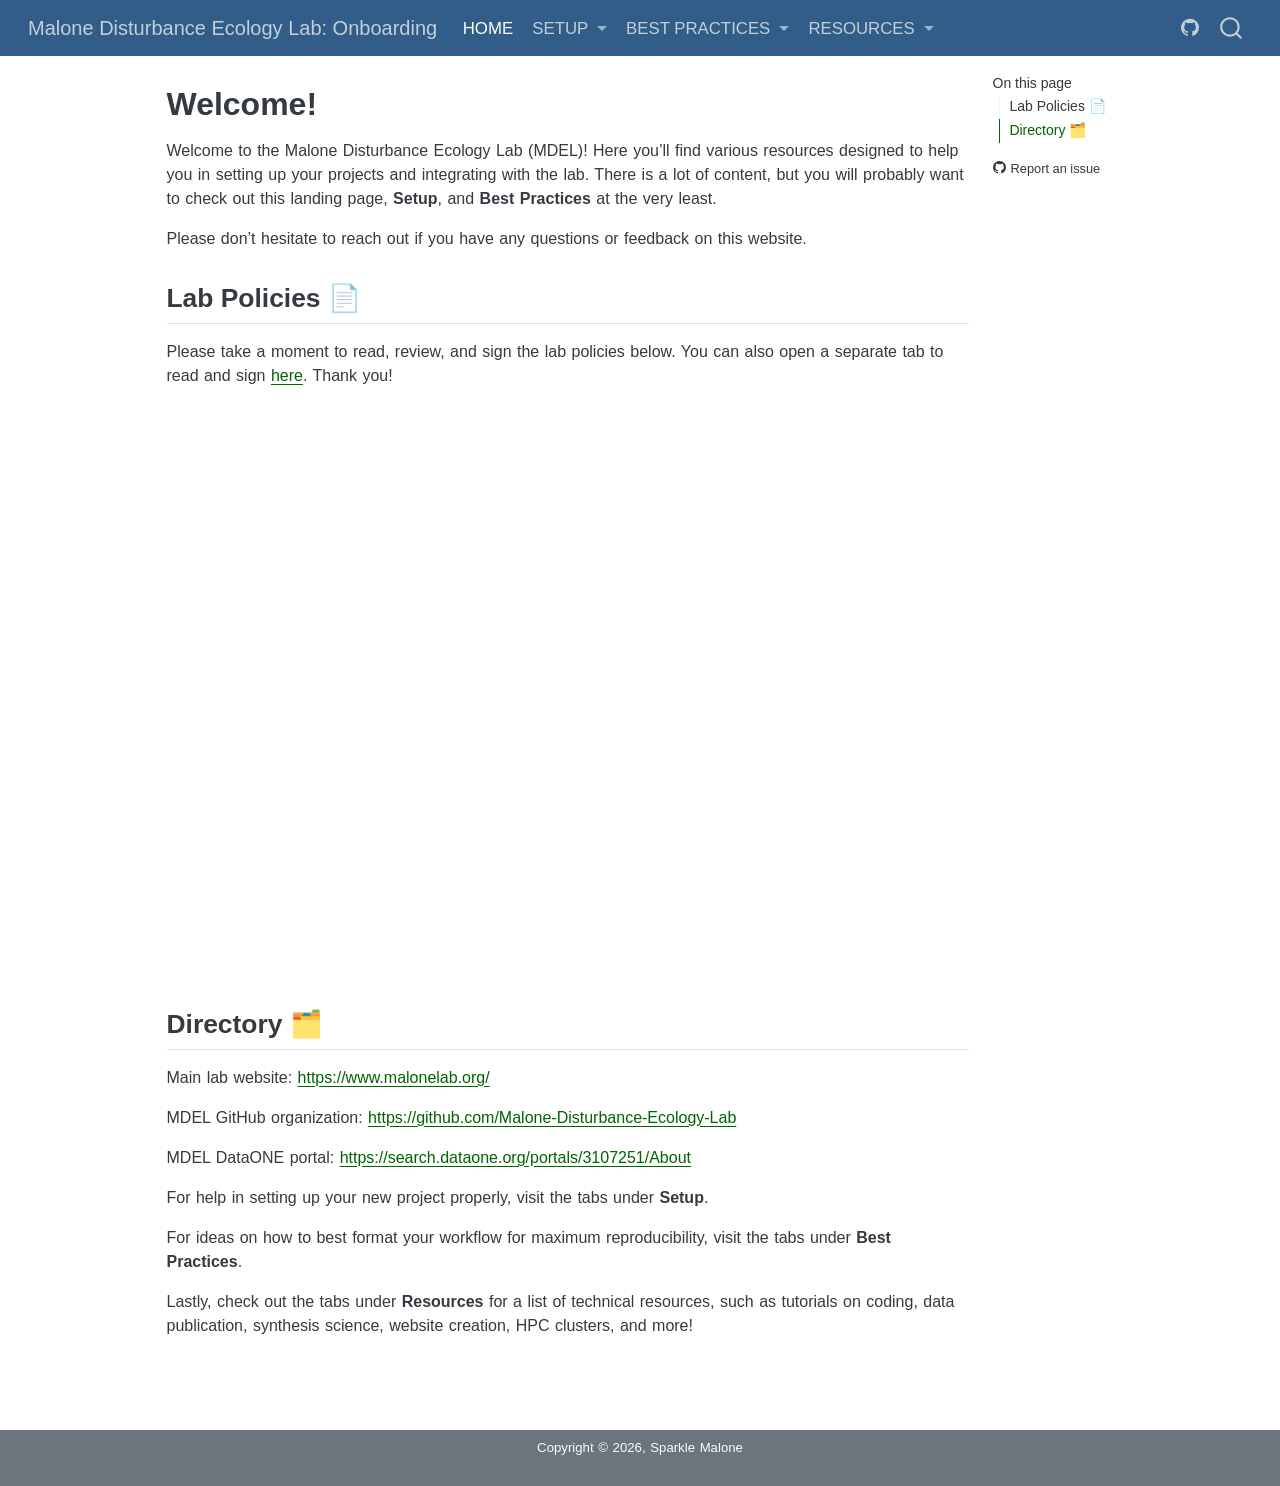
<file: index.html>
<!DOCTYPE html>
<html xmlns="http://www.w3.org/1999/xhtml" lang="en" xml:lang="en"><head>

<meta charset="utf-8">
<meta name="generator" content="quarto-1.11.9">

<meta name="viewport" content="width=device-width, initial-scale=1.0, user-scalable=yes">


<title>Welcome! – Malone Disturbance Ecology Lab: Onboarding</title>
<style>
/* Default styles provided by pandoc.
** See https://pandoc.org/MANUAL.html#variables-for-html for config info.
*/
span.smallcaps{font-variant: small-caps;}
div.columns{display: flex; gap: 1.5em;}
div.column{flex: auto;}
@media screen {
div.columns{gap: min(4vw, 1.5em);}
div.column{overflow-x: auto;}
}
div.hanging-indent{margin-left: 1.5em; text-indent: -1.5em;}
ul.task-list{list-style: none;}
ul.task-list li input[type="checkbox"] {
  width: 0.8em;
  margin: 0 0.8em 0.2em -1em; /* quarto-specific, see https://github.com/quarto-dev/quarto-cli/issues/4556 */ 
  vertical-align: middle;
}
</style>


<script src="site_libs/quarto-nav/quarto-nav.js"></script>
<script src="site_libs/quarto-nav/headroom.min.js"></script>
<script src="site_libs/clipboard/clipboard.min.js"></script>
<script src="site_libs/quarto-search/autocomplete.umd.js"></script>
<script src="site_libs/quarto-search/fuse.min.js"></script>
<script src="site_libs/quarto-search/quarto-search.js"></script>
<meta name="quarto:offset" content="./">
<script src="site_libs/quarto-html/quarto.js" type="module"></script>
<script src="site_libs/quarto-html/tabsets/tabsets.js" type="module"></script>
<script src="site_libs/quarto-html/scrollable-regions/scrollable-regions.js" type="module"></script>
<script src="site_libs/quarto-html/popper.min.js"></script>
<script src="site_libs/quarto-html/tippy.umd.min.js"></script>
<script src="site_libs/quarto-html/anchor.min.js"></script>
<link href="site_libs/quarto-html/tippy.css" rel="stylesheet">
<link href="site_libs/quarto-html/quarto-syntax-highlighting-63b5708e65d6cd79cd7618c58d0c21e7.css" rel="stylesheet" id="quarto-text-highlighting-styles">
<script src="site_libs/bootstrap/bootstrap.min.js"></script>
<link href="site_libs/bootstrap/bootstrap-icons.css" rel="stylesheet">
<link href="site_libs/bootstrap/bootstrap-2673ea60333bde4d92c5e68776a58de2.min.css" rel="stylesheet" append-hash="true" id="quarto-bootstrap" data-mode="light">
<script id="quarto-search-options" type="application/json">{
  "location": "navbar",
  "copy-button": false,
  "collapse-after": 3,
  "panel-placement": "end",
  "type": "overlay",
  "limit": 50,
  "keyboard-shortcut": [
    "f",
    "/",
    "s"
  ],
  "show-item-context": false,
  "language": {
    "search-no-results-text": "No results",
    "search-matching-documents-text": "matching documents",
    "search-copy-link-title": "Copy link to search",
    "search-hide-matches-text": "Hide additional matches",
    "search-more-match-text": "more match in this document",
    "search-more-matches-text": "more matches in this document",
    "search-clear-button-title": "Clear",
    "search-text-placeholder": "",
    "search-detached-cancel-button-title": "Cancel",
    "search-submit-button-title": "Submit",
    "search-label": "Search"
  }
}</script>


</head>

<body class="nav-fixed quarto-light"><a id="quarto-skip-link" class="visually-hidden-focusable" href="#quarto-document-content">Skip to main content</a>

<div id="quarto-search-results"></div>
  <header id="quarto-header" class="headroom fixed-top">
    <nav class="navbar navbar-expand-lg " data-bs-theme="dark" aria-label="Site">
      <div class="navbar-container container-fluid">
      <div class="navbar-brand-container mx-auto">
    <a class="navbar-brand" href="./index.html">
    <span class="navbar-title">Malone Disturbance Ecology Lab: Onboarding</span>
    </a>
  </div>
          <button class="navbar-toggler" type="button" data-bs-toggle="collapse" data-bs-target="#navbarCollapse" aria-controls="navbarCollapse" aria-expanded="false" aria-label="Toggle navigation" onclick="if (window.quartoToggleHeadroom) { window.quartoToggleHeadroom(); }">
  <span class="navbar-toggler-icon"></span>
</button>
          <div class="collapse navbar-collapse" id="navbarCollapse">
            <ul class="navbar-nav navbar-nav-scroll me-auto">
  <li class="nav-item">
    <a class="nav-link active" href="./index.html" aria-current="page"> 
<span class="menu-text">Home</span></a>
  </li>  
  <li class="nav-item dropdown ">
    <a class="nav-link dropdown-toggle" href="#" id="nav-menu-setup" role="link" data-bs-toggle="dropdown" aria-expanded="false">
 <span class="menu-text">Setup</span>
    </a>
    <ul class="dropdown-menu" aria-labelledby="nav-menu-setup">    
        <li>
    <a class="dropdown-item" href="./installation.html">
 <span class="dropdown-text">Installation</span></a>
  </li>  
        <li>
    <a class="dropdown-item" href="./workflow.html">
 <span class="dropdown-text">Git Workflow</span></a>
  </li>  
        <li>
    <a class="dropdown-item" href="./server.html">
 <span class="dropdown-text">MaloneLab Server</span></a>
  </li>  
    </ul>
  </li>
  <li class="nav-item dropdown ">
    <a class="nav-link dropdown-toggle" href="#" id="nav-menu-best-practices" role="link" data-bs-toggle="dropdown" aria-expanded="false">
 <span class="menu-text">Best Practices</span>
    </a>
    <ul class="dropdown-menu" aria-labelledby="nav-menu-best-practices">    
        <li>
    <a class="dropdown-item" href="./where_to_put_data.html">
 <span class="dropdown-text">Where to Put Data</span></a>
  </li>  
        <li>
    <a class="dropdown-item" href="./file_paths.html">
 <span class="dropdown-text">File Paths</span></a>
  </li>  
        <li>
    <a class="dropdown-item" href="./readme.html">
 <span class="dropdown-text">README Help</span></a>
  </li>  
        <li>
    <a class="dropdown-item" href="./other_tips.html">
 <span class="dropdown-text">Other Tips</span></a>
  </li>  
    </ul>
  </li>
  <li class="nav-item dropdown ">
    <a class="nav-link dropdown-toggle" href="#" id="nav-menu-resources" role="link" data-bs-toggle="dropdown" aria-expanded="false">
 <span class="menu-text">Resources</span>
    </a>
    <ul class="dropdown-menu" aria-labelledby="nav-menu-resources">    
        <li>
    <a class="dropdown-item" href="./masterlist.html">
 <span class="dropdown-text">Masterlist</span></a>
  </li>  
        <li>
    <a class="dropdown-item" href="./EDI.html">
 <span class="dropdown-text">Publishing to EDI</span></a>
  </li>  
        <li>
    <a class="dropdown-item" href="./ai_disclosure_builder.html">
 <span class="dropdown-text">AI Disclosure Builder</span></a>
  </li>  
        <li>
    <a class="dropdown-item" href="./fluxnet_policies.html">
 <span class="dropdown-text">FLUXNET Policies</span></a>
  </li>  
    </ul>
  </li>
</ul>
            <ul class="navbar-nav navbar-nav-scroll ms-auto">
  <li class="nav-item compact">
    <a class="nav-link" href="https://github.com/Malone-Disturbance-Ecology-Lab/Onboarding"> <i class="bi bi-github" role="img">
</i> 
<span class="menu-text"></span></a>
  </li>  
</ul>
          </div> <!-- /navcollapse -->
            <div class="quarto-navbar-tools">
</div>
            <div id="quarto-search" class="" title="Search"></div>
      </div> <!-- /container-fluid -->
    </nav>
</header>
<!-- content -->
<div id="quarto-content" class="quarto-container page-columns page-rows-contents page-layout-article page-navbar">
<!-- sidebar -->
<!-- margin-sidebar -->
    <div id="quarto-margin-sidebar" class="sidebar margin-sidebar">
        <nav id="TOC" role="doc-toc" aria-labelledby="toc-title" class="toc-active">
    <h2 id="toc-title">On this page</h2>
   
  <ul>
  <li><a href="#lab-policies" id="toc-lab-policies" class="nav-link active" data-scroll-target="#lab-policies">Lab Policies 📄</a></li>
  <li><a href="#directory" id="toc-directory" class="nav-link" data-scroll-target="#directory">Directory 🗂️</a></li>
  </ul>
<div class="toc-actions"><ul><li><a href="https://github.com/Malone-Disturbance-Ecology-Lab/Onboarding/issues/new" class="toc-action"><i class="bi bi-github"></i>Report an issue</a></li></ul></div></nav>
    </div>
<!-- main -->
<main class="content" id="quarto-document-content" tabindex="-1">

<header id="title-block-header" class="quarto-title-block default">
<div class="quarto-title">
<h1 class="title">Welcome!</h1>
</div>



<div class="quarto-title-meta">

    
  
    
  </div>
  


</header>


<p>Welcome to the Malone Disturbance Ecology Lab (MDEL)! Here you’ll find various resources designed to help you in setting up your projects and integrating with the lab. There is a lot of content, but you will probably want to check out this landing page, <strong>Setup</strong>, and <strong>Best Practices</strong> at the very least.</p>
<p>Please don’t hesitate to reach out if you have any questions or feedback on this website.</p>
<section id="lab-policies" class="level2">
<h2 class="anchored" data-anchor-id="lab-policies">Lab Policies 📄</h2>
<p>Please take a moment to read, review, and sign the lab policies below. You can also open a separate tab to read and sign <a href="https://docs.google.com/forms/d/e/1FAIpQLSd01roP78dKHoqqmjMVa_FR4_n0-AZvGgn5JmA_U2ZVrpJnZg/viewform?usp=header">here</a>. Thank you!</p>
<iframe src="https://docs.google.com/forms/d/e/1FAIpQLSd01roP78dKHoqqmjMVa_FR4_n0-AZvGgn5JmA_U2ZVrpJnZg/viewform?usp=header" height="550" width="800"></iframe>
</section>
<section id="directory" class="level2">
<h2 class="anchored" data-anchor-id="directory">Directory 🗂️</h2>
<p>Main lab website: <a href="https://www.malonelab.org/">https://www.malonelab.org/</a></p>
<p>MDEL GitHub organization: <a href="https://github.com/Malone-Disturbance-Ecology-Lab">https://github.com/Malone-Disturbance-Ecology-Lab</a></p>
<p>MDEL DataONE portal: <a href="https://search.dataone.org/portals/3107251/About">https://search.dataone.org/portals/3107251/About</a></p>
<p>For help in setting up your new project properly, visit the tabs under <strong>Setup</strong>.</p>
<p>For ideas on how to best format your workflow for maximum reproducibility, visit the tabs under <strong>Best Practices</strong>.</p>
<p>Lastly, check out the tabs under <strong>Resources</strong> for a list of technical resources, such as tutorials on coding, data publication, synthesis science, website creation, HPC clusters, and more!</p>


</section>

</main> <!-- /main -->
<script id="quarto-html-after-body" type="application/javascript">
  window.document.addEventListener("DOMContentLoaded", function (event) {
    const icon = "";
    const anchorJS = new window.AnchorJS();
    anchorJS.options = {
      placement: 'right',
      icon: icon
    };
    anchorJS.add('.anchored');
    const isCodeAnnotation = (el) => {
      for (const clz of el.classList) {
        if (clz.startsWith('code-annotation-')) {                     
          return true;
        }
      }
      return false;
    }
    const onCopySuccess = function(e) {
      // button target
      const button = e.trigger;
      // don't keep focus
      button.blur();
      // flash "checked"
      button.classList.add('code-copy-button-checked');
      var currentTitle = button.getAttribute("title");
      button.setAttribute("title", "Copied!");
      let tooltip;
      if (window.bootstrap) {
        button.setAttribute("data-bs-toggle", "tooltip");
        button.setAttribute("data-bs-placement", "left");
        button.setAttribute("data-bs-title", "Copied!");
        tooltip = new bootstrap.Tooltip(button, 
          { trigger: "manual", 
            customClass: "code-copy-button-tooltip",
            offset: [0, -8]});
        tooltip.show();    
      }
      setTimeout(function() {
        if (tooltip) {
          tooltip.hide();
          button.removeAttribute("data-bs-title");
          button.removeAttribute("data-bs-toggle");
          button.removeAttribute("data-bs-placement");
        }
        button.setAttribute("title", currentTitle);
        button.classList.remove('code-copy-button-checked');
      }, 1000);
      // clear code selection
      e.clearSelection();
    }
    const getTextToCopy = function(trigger) {
      const outerScaffold = trigger.parentElement.cloneNode(true);
      const codeEl = outerScaffold.querySelector('code');
      for (const childEl of codeEl.children) {
        if (isCodeAnnotation(childEl)) {
          childEl.remove();
        }
      }
      return codeEl.innerText;
    }
    const clipboard = new window.ClipboardJS('.code-copy-button:not([data-in-quarto-modal])', {
      text: getTextToCopy
    });
    clipboard.on('success', onCopySuccess);
    if (window.document.getElementById('quarto-embedded-source-code-modal')) {
      const clipboardModal = new window.ClipboardJS('.code-copy-button[data-in-quarto-modal]', {
        text: getTextToCopy,
        container: window.document.getElementById('quarto-embedded-source-code-modal')
      });
      clipboardModal.on('success', onCopySuccess);
    }
      var localhostRegex = new RegExp(/^(?:http|https):\/\/localhost\:?[0-9]*\//);
      var mailtoRegex = new RegExp(/^mailto:/);
        var filterRegex = new RegExp("https:\/\/Malone-Disturbance-Ecology-Lab\.github\.io\/Onboarding\/");
      const newWindowLabel = "(opens in a new tab)";
      const newWindowNoteId = "quarto-ext-newwindow-label";
      // Links reference one hidden label through aria-describedby, so the
      // announcement never changes their accessible name.
      var describeNewWindow = (link) => {
        if (!window.document.getElementById(newWindowNoteId)) {
          var newWindowNote = window.document.createElement("span");
          newWindowNote.id = newWindowNoteId;
          newWindowNote.hidden = true;
          newWindowNote.textContent = newWindowLabel;
          window.document.body.appendChild(newWindowNote);
        }
        var describedBy = (link.getAttribute("aria-describedby") || "").split(/\s+/).filter(Boolean);
        if (!describedBy.includes(newWindowNoteId)) {
          describedBy.push(newWindowNoteId);
          link.setAttribute("aria-describedby", describedBy.join(" "));
        }
      }
      var isInternal = (href) => {
          return filterRegex.test(href) || localhostRegex.test(href) || mailtoRegex.test(href);
      }
      // Inspect non-navigation links and adorn them if external
      window.quartoDecorateExternalLinks = function (root) {
     var links = (root || window.document).querySelectorAll('a[href]:not(.nav-link):not(.navbar-brand):not(.toc-action):not(.sidebar-link):not(.sidebar-item-toggle):not(.pagination-link):not(.no-external):not([aria-hidden]):not(.dropdown-item):not(.quarto-navigation-tool):not(.about-link)');
      for (var i=0; i<links.length; i++) {
        const link = links[i];
        if (!isInternal(link.href)) {
          // undo the damage that might have been done by quarto-nav.js in the case of
          // links that we want to consider external
          if (link.dataset.originalHref !== undefined) {
            link.href = link.dataset.originalHref;
          }
            // target, if specified
            link.setAttribute("target", "_blank");
            if (link.getAttribute("rel") === null) {
              link.setAttribute("rel", "noopener");
            }
            describeNewWindow(link);
          if (!link.classList.contains('no-external-icon')) {
          }
        }
      }
      };
      window.quartoDecorateExternalLinks(window.document);
    // Esc closes the popup (WCAG 1.4.13) and focus leaving both trigger and
    // popup closes it (WCAG 2.4.11); tippy handles neither for interactive popups.
    const hideOnEscAndFocusOut = {
      name: 'hideOnEscAndFocusOut',
      defaultValue: true,
      fn(instance) {
        const dismiss = () => {
          // A show scheduled by the trigger delay would otherwise reopen it
          instance.clearDelayTimeouts();
          instance.hide();
        };
        const onKeyDown = (event) => {
          if (event.key !== 'Escape') {
            return;
          }
          // Keep Esc from also reaching page handlers (e.g. reveal.js overview),
          // except an open reveal.js slide menu, which Esc should close too.
          // The menu handles keys only when its keyboard option is on.
          const menuHandlesEsc = window.Reveal?.getPlugin?.('menu')?.isOpen() &&
            window.Reveal.getConfig().menu?.keyboard !== false;
          if (!menuHandlesEsc) {
            event.stopPropagation();
          }
          if (instance.popper.contains(window.document.activeElement)) {
            // Disabled while refocusing so the focus trigger does not reopen it
            instance.disable();
            instance.reference.focus();
            instance.enable();
          }
          dismiss();
        };
        const onFocusOut = (event) => {
          const target = event.relatedTarget;
          if (target && !instance.reference.contains(target) &&
              !instance.popper.contains(target)) {
            dismiss();
          }
        };
        // On the trigger too: a click trigger (code-annotations: select) has no
        // blur handling. Attached for the instance's lifetime so leaving the
        // trigger also cancels a show still pending on the trigger delay.
        instance.reference.addEventListener('focusout', onFocusOut);
        return {
          onShow() {
            window.document.addEventListener('keydown', onKeyDown, true);
            instance.popper.addEventListener('focusout', onFocusOut);
          },
          onHide() {
            window.document.removeEventListener('keydown', onKeyDown, true);
            instance.popper.removeEventListener('focusout', onFocusOut);
          },
          onDestroy() {
            instance.reference.removeEventListener('focusout', onFocusOut);
          },
        };
      },
    };
    function tippyHover(el, contentFn, onTriggerFn, onUntriggerFn) {
      const config = {
        allowHTML: true,
        maxWidth: 500,
        delay: 100,
        arrow: false,
        appendTo: function(el) {
            return el.parentElement;
        },
        interactive: true,
        interactiveBorder: 10,
        theme: 'quarto',
        placement: 'bottom-start',
        plugins: [hideOnEscAndFocusOut],
      };
      if (contentFn) {
        config.content = contentFn;
      }
      if (onTriggerFn) {
        config.onTrigger = onTriggerFn;
      }
      if (onUntriggerFn) {
        config.onUntrigger = onUntriggerFn;
      }
      window.tippy(el, config); 
    }
    const noterefs = window.document.querySelectorAll('a[role="doc-noteref"]');
    for (var i=0; i<noterefs.length; i++) {
      const ref = noterefs[i];
      tippyHover(ref, function() {
        // use id or data attribute instead here
        let href = ref.getAttribute('data-footnote-href') || ref.getAttribute('href');
        try { href = new URL(href).hash; } catch {}
        const id = href.replace(/^#\/?/, "");
        const note = window.document.getElementById(id);
        if (note) {
          return note.innerHTML;
        } else {
          return "";
        }
      });
    }
    const xrefs = window.document.querySelectorAll('a.quarto-xref');
    const processXRef = (id, note) => {
      // Strip column container classes
      const stripColumnClz = (el) => {
        el.classList.remove("page-full", "page-columns");
        if (el.children) {
          for (const child of el.children) {
            stripColumnClz(child);
          }
        }
      }
      stripColumnClz(note)
      if (id === null || id.startsWith('sec-')) {
        // Special case sections, only their first couple elements
        const container = document.createElement("div");
        if (note.children && note.children.length > 2) {
          container.appendChild(note.children[0].cloneNode(true));
          for (let i = 1; i < note.children.length; i++) {
            const child = note.children[i];
            if (child.tagName === "P" && child.innerText === "") {
              continue;
            } else {
              container.appendChild(child.cloneNode(true));
              break;
            }
          }
          if (window.Quarto?.typesetMath) {
            window.Quarto.typesetMath(container);
          }
          return container.innerHTML
        } else {
          if (window.Quarto?.typesetMath) {
            window.Quarto.typesetMath(note);
          }
          return note.innerHTML;
        }
      } else {
        // Remove any anchor links if they are present
        const anchorLink = note.querySelector('a.anchorjs-link');
        if (anchorLink) {
          anchorLink.remove();
        }
        if (window.Quarto?.typesetMath) {
          window.Quarto.typesetMath(note);
        }
        if (note.classList.contains("callout")) {
          return note.outerHTML;
        } else {
          return note.innerHTML;
        }
      }
    }
    for (var i=0; i<xrefs.length; i++) {
      const xref = xrefs[i];
      tippyHover(xref, undefined, function(instance) {
        instance.disable();
        let url = xref.getAttribute('href');
        let hash = undefined; 
        if (url.startsWith('#')) {
          hash = url;
        } else {
          try { hash = new URL(url).hash; } catch {}
        }
        if (hash) {
          const id = hash.replace(/^#\/?/, "");
          const note = window.document.getElementById(id);
          if (note !== null) {
            try {
              const html = processXRef(id, note.cloneNode(true));
              instance.setContent(html);
            } finally {
              instance.enable();
              instance.show();
            }
          } else {
            // See if we can fetch this
            fetch(url.split('#')[0])
            .then(res => res.text())
            .then(html => {
              const parser = new DOMParser();
              const htmlDoc = parser.parseFromString(html, "text/html");
              const note = htmlDoc.getElementById(id);
              if (note !== null) {
                const html = processXRef(id, note);
                instance.setContent(html);
              } 
            }).finally(() => {
              instance.enable();
              instance.show();
            });
          }
        } else {
          // See if we can fetch a full url (with no hash to target)
          // This is a special case and we should probably do some content thinning / targeting
          fetch(url)
          .then(res => res.text())
          .then(html => {
            const parser = new DOMParser();
            const htmlDoc = parser.parseFromString(html, "text/html");
            const note = htmlDoc.querySelector('main.content');
            if (note !== null) {
              // This should only happen for chapter cross references
              // (since there is no id in the URL)
              // remove the first header
              if (note.children.length > 0 && note.children[0].tagName === "HEADER") {
                note.children[0].remove();
              }
              const html = processXRef(null, note);
              instance.setContent(html);
            } 
          }).finally(() => {
            instance.enable();
            instance.show();
          });
        }
      }, function(instance) {
      });
    }
        let selectedAnnoteEl;
        const selectorForAnnotation = ( cell, annotation) => {
          let cellAttr = 'data-code-cell="' + cell + '"';
          let lineAttr = 'data-code-annotation="' +  annotation + '"';
          const selector = 'span[' + cellAttr + '][' + lineAttr + ']';
          return selector;
        }
        const selectCodeLines = (annoteEl) => {
          const doc = window.document;
          const targetCell = annoteEl.getAttribute("data-target-cell");
          const targetAnnotation = annoteEl.getAttribute("data-target-annotation");
          const annoteSpan = window.document.querySelector(selectorForAnnotation(targetCell, targetAnnotation));
          const lines = annoteSpan.getAttribute("data-code-lines").split(",");
          const lineIds = lines.map((line) => {
            return targetCell + "-" + line;
          })
          // Each band is positioned against its own containing block, which is
          // not the offsetParent of the lines, so place it from client rects.
          const placeBand = (band, firstEl, lastEl, codeBlock) => {
            const container = band.offsetParent;
            if (container === null) {
              return;
            }
            const containerRect = container.getBoundingClientRect();
            // Reveal.js scales slides with a transform, so convert client
            // pixels back to the CSS pixels of the container.
            const scale = containerRect.height / container.offsetHeight || 1;
            const firstRect = firstEl.getBoundingClientRect();
            const lastRect = lastEl.getBoundingClientRect();
            const top = (firstRect.top - containerRect.top) / scale - container.clientTop + container.scrollTop;
            const height = (lastRect.bottom - firstRect.top) / scale;
            band.style.top = top - 2 + "px";
            band.style.height = height + 4 + "px";
            if (codeBlock) {
              // Without the copy button wrapper, the containing block is wider
              // than the code block, so span the code block explicitly.
              const blockRect = codeBlock.getBoundingClientRect();
              band.style.left = (blockRect.left - containerRect.left) / scale - container.clientLeft + container.scrollLeft + "px";
              band.style.width = blockRect.width / scale + "px";
            }
          };
          if (lineIds.length > 0) {
            const el = window.document.getElementById(lineIds[0]);
            const lastEl = window.document.getElementById(lineIds[lineIds.length - 1]);
            const parent = el.parentElement.parentElement;
            // cook up a div (if necessary) and position it
            let div = window.document.getElementById("code-annotation-line-highlight");
            if (div === null) {
              div = window.document.createElement("div");
              div.setAttribute("id", "code-annotation-line-highlight");
              div.style.position = 'absolute';
              parent.appendChild(div);
            }
            placeBand(div, el, lastEl, parent.closest("div.sourceCode") || parent);
            let gutterDiv = window.document.getElementById("code-annotation-line-highlight-gutter");
            if (gutterDiv === null) {
              gutterDiv = window.document.createElement("div");
              gutterDiv.setAttribute("id", "code-annotation-line-highlight-gutter");
              gutterDiv.style.position = 'absolute';
              const codeCell = window.document.getElementById(targetCell);
              const gutter = codeCell.querySelector('.code-annotation-gutter');
              gutter.appendChild(gutterDiv);
            }
            placeBand(gutterDiv, el, lastEl);
            selectedAnnoteEl = annoteEl;
          }
        };
        const unselectCodeLines = () => {
          const elementsIds = ["code-annotation-line-highlight", "code-annotation-line-highlight-gutter"];
          elementsIds.forEach((elId) => {
            const div = window.document.getElementById(elId);
            if (div) {
              div.remove();
            }
          });
          selectedAnnoteEl = undefined;
        };
          // Handle positioning of the toggle
      window.addEventListener(
        "resize",
        throttle(() => {
          elRect = undefined;
          if (selectedAnnoteEl) {
            selectCodeLines(selectedAnnoteEl);
          }
        }, 10)
      );
      function throttle(fn, ms) {
      let throttle = false;
      let timer;
        return (...args) => {
          if(!throttle) { // first call gets through
              fn.apply(this, args);
              throttle = true;
          } else { // all the others get throttled
              if(timer) clearTimeout(timer); // cancel #2
              timer = setTimeout(() => {
                fn.apply(this, args);
                timer = throttle = false;
              }, ms);
          }
        };
      }
        // Attach click handler to the DT
        const annoteDls = window.document.querySelectorAll('dt[data-target-cell]');
        for (const annoteDlNode of annoteDls) {
          annoteDlNode.addEventListener('click', (event) => {
            const clickedEl = event.target;
            if (clickedEl !== selectedAnnoteEl) {
              unselectCodeLines();
              const activeEl = window.document.querySelector('dt[data-target-cell].code-annotation-active');
              if (activeEl) {
                activeEl.classList.remove('code-annotation-active');
              }
              selectCodeLines(clickedEl);
              clickedEl.classList.add('code-annotation-active');
            } else {
              // Unselect the line
              unselectCodeLines();
              clickedEl.classList.remove('code-annotation-active');
            }
          });
        }
    const findCites = (el) => {
      const parentEl = el.parentElement;
      if (parentEl) {
        const cites = parentEl.dataset.cites;
        if (cites) {
          return {
            el,
            cites: cites.split(' ')
          };
        } else {
          return findCites(el.parentElement)
        }
      } else {
        return undefined;
      }
    };
    var bibliorefs = window.document.querySelectorAll('a[role="doc-biblioref"]');
    for (var i=0; i<bibliorefs.length; i++) {
      const ref = bibliorefs[i];
      const citeInfo = findCites(ref);
      if (citeInfo) {
        tippyHover(citeInfo.el, function() {
          var popup = window.document.createElement('div');
          citeInfo.cites.forEach(function(cite) {
            var citeDiv = window.document.createElement('div');
            citeDiv.classList.add('hanging-indent');
            citeDiv.classList.add('csl-entry');
            var biblioDiv = window.document.getElementById('ref-' + cite);
            if (biblioDiv) {
              citeDiv.innerHTML = biblioDiv.innerHTML;
            }
            popup.appendChild(citeDiv);
          });
          return popup.innerHTML;
        });
      }
    }
  });
  </script>
  <script type="application/javascript">
  window.quartoScrollableRegionsLabels = {"code":"Scrollable code","output":"Scrollable output"};
  </script>
</div> <!-- /content -->
<footer class="footer">
  <div class="nav-footer">
    <div class="nav-footer-left">
      &nbsp;
    </div>   
    <div class="nav-footer-center">
<p>Copyright © 2026, Sparkle Malone</p>
<div class="toc-actions d-sm-block d-md-none"><ul><li><a href="https://github.com/Malone-Disturbance-Ecology-Lab/Onboarding/issues/new" class="toc-action"><i class="bi bi-github"></i>Report an issue</a></li></ul></div></div>
    <div class="nav-footer-right">
      &nbsp;
    </div>
  </div>
</footer>




</body></html>
</file>
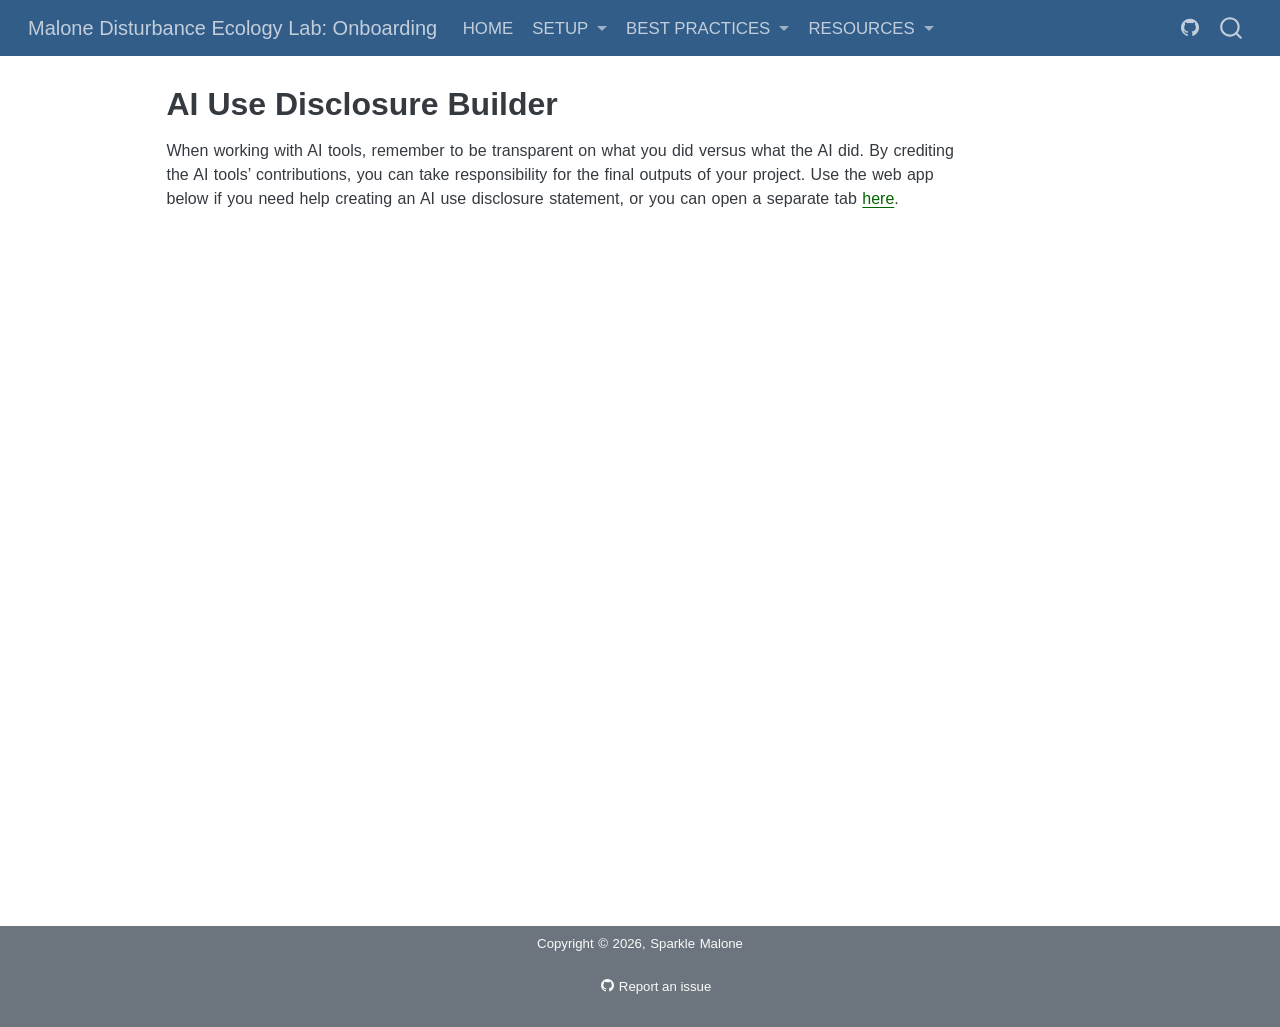
<file: ai_disclosure_builder.html>
<!DOCTYPE html>
<html xmlns="http://www.w3.org/1999/xhtml" lang="en" xml:lang="en"><head>

<meta charset="utf-8">
<meta name="generator" content="quarto-1.11.9">

<meta name="viewport" content="width=device-width, initial-scale=1.0, user-scalable=yes">


<title>AI Use Disclosure Builder – Malone Disturbance Ecology Lab: Onboarding</title>
<style>
/* Default styles provided by pandoc.
** See https://pandoc.org/MANUAL.html#variables-for-html for config info.
*/
span.smallcaps{font-variant: small-caps;}
div.columns{display: flex; gap: 1.5em;}
div.column{flex: auto;}
@media screen {
div.columns{gap: min(4vw, 1.5em);}
div.column{overflow-x: auto;}
}
div.hanging-indent{margin-left: 1.5em; text-indent: -1.5em;}
ul.task-list{list-style: none;}
ul.task-list li input[type="checkbox"] {
  width: 0.8em;
  margin: 0 0.8em 0.2em -1em; /* quarto-specific, see https://github.com/quarto-dev/quarto-cli/issues/4556 */ 
  vertical-align: middle;
}
</style>


<script src="site_libs/quarto-nav/quarto-nav.js"></script>
<script src="site_libs/quarto-nav/headroom.min.js"></script>
<script src="site_libs/clipboard/clipboard.min.js"></script>
<script src="site_libs/quarto-search/autocomplete.umd.js"></script>
<script src="site_libs/quarto-search/fuse.min.js"></script>
<script src="site_libs/quarto-search/quarto-search.js"></script>
<meta name="quarto:offset" content="./">
<script src="site_libs/quarto-html/quarto.js" type="module"></script>
<script src="site_libs/quarto-html/tabsets/tabsets.js" type="module"></script>
<script src="site_libs/quarto-html/scrollable-regions/scrollable-regions.js" type="module"></script>
<script src="site_libs/quarto-html/popper.min.js"></script>
<script src="site_libs/quarto-html/tippy.umd.min.js"></script>
<script src="site_libs/quarto-html/anchor.min.js"></script>
<link href="site_libs/quarto-html/tippy.css" rel="stylesheet">
<link href="site_libs/quarto-html/quarto-syntax-highlighting-63b5708e65d6cd79cd7618c58d0c21e7.css" rel="stylesheet" id="quarto-text-highlighting-styles">
<script src="site_libs/bootstrap/bootstrap.min.js"></script>
<link href="site_libs/bootstrap/bootstrap-icons.css" rel="stylesheet">
<link href="site_libs/bootstrap/bootstrap-2673ea60333bde4d92c5e68776a58de2.min.css" rel="stylesheet" append-hash="true" id="quarto-bootstrap" data-mode="light">
<script id="quarto-search-options" type="application/json">{
  "location": "navbar",
  "copy-button": false,
  "collapse-after": 3,
  "panel-placement": "end",
  "type": "overlay",
  "limit": 50,
  "keyboard-shortcut": [
    "f",
    "/",
    "s"
  ],
  "show-item-context": false,
  "language": {
    "search-no-results-text": "No results",
    "search-matching-documents-text": "matching documents",
    "search-copy-link-title": "Copy link to search",
    "search-hide-matches-text": "Hide additional matches",
    "search-more-match-text": "more match in this document",
    "search-more-matches-text": "more matches in this document",
    "search-clear-button-title": "Clear",
    "search-text-placeholder": "",
    "search-detached-cancel-button-title": "Cancel",
    "search-submit-button-title": "Submit",
    "search-label": "Search"
  }
}</script>


</head>

<body class="nav-fixed quarto-light"><a id="quarto-skip-link" class="visually-hidden-focusable" href="#quarto-document-content">Skip to main content</a>

<div id="quarto-search-results"></div>
  <header id="quarto-header" class="headroom fixed-top">
    <nav class="navbar navbar-expand-lg " data-bs-theme="dark" aria-label="Site">
      <div class="navbar-container container-fluid">
      <div class="navbar-brand-container mx-auto">
    <a class="navbar-brand" href="./index.html">
    <span class="navbar-title">Malone Disturbance Ecology Lab: Onboarding</span>
    </a>
  </div>
          <button class="navbar-toggler" type="button" data-bs-toggle="collapse" data-bs-target="#navbarCollapse" aria-controls="navbarCollapse" aria-expanded="false" aria-label="Toggle navigation" onclick="if (window.quartoToggleHeadroom) { window.quartoToggleHeadroom(); }">
  <span class="navbar-toggler-icon"></span>
</button>
          <div class="collapse navbar-collapse" id="navbarCollapse">
            <ul class="navbar-nav navbar-nav-scroll me-auto">
  <li class="nav-item">
    <a class="nav-link" href="./index.html"> 
<span class="menu-text">Home</span></a>
  </li>  
  <li class="nav-item dropdown ">
    <a class="nav-link dropdown-toggle" href="#" id="nav-menu-setup" role="link" data-bs-toggle="dropdown" aria-expanded="false">
 <span class="menu-text">Setup</span>
    </a>
    <ul class="dropdown-menu" aria-labelledby="nav-menu-setup">    
        <li>
    <a class="dropdown-item" href="./installation.html">
 <span class="dropdown-text">Installation</span></a>
  </li>  
        <li>
    <a class="dropdown-item" href="./workflow.html">
 <span class="dropdown-text">Git Workflow</span></a>
  </li>  
        <li>
    <a class="dropdown-item" href="./server.html">
 <span class="dropdown-text">MaloneLab Server</span></a>
  </li>  
    </ul>
  </li>
  <li class="nav-item dropdown ">
    <a class="nav-link dropdown-toggle" href="#" id="nav-menu-best-practices" role="link" data-bs-toggle="dropdown" aria-expanded="false">
 <span class="menu-text">Best Practices</span>
    </a>
    <ul class="dropdown-menu" aria-labelledby="nav-menu-best-practices">    
        <li>
    <a class="dropdown-item" href="./where_to_put_data.html">
 <span class="dropdown-text">Where to Put Data</span></a>
  </li>  
        <li>
    <a class="dropdown-item" href="./file_paths.html">
 <span class="dropdown-text">File Paths</span></a>
  </li>  
        <li>
    <a class="dropdown-item" href="./readme.html">
 <span class="dropdown-text">README Help</span></a>
  </li>  
        <li>
    <a class="dropdown-item" href="./other_tips.html">
 <span class="dropdown-text">Other Tips</span></a>
  </li>  
    </ul>
  </li>
  <li class="nav-item dropdown ">
    <a class="nav-link dropdown-toggle" href="#" id="nav-menu-resources" role="link" data-bs-toggle="dropdown" aria-expanded="false">
 <span class="menu-text">Resources</span>
    </a>
    <ul class="dropdown-menu" aria-labelledby="nav-menu-resources">    
        <li>
    <a class="dropdown-item" href="./masterlist.html">
 <span class="dropdown-text">Masterlist</span></a>
  </li>  
        <li>
    <a class="dropdown-item" href="./EDI.html">
 <span class="dropdown-text">Publishing to EDI</span></a>
  </li>  
        <li>
    <a class="dropdown-item" href="./ai_disclosure_builder.html">
 <span class="dropdown-text">AI Disclosure Builder</span></a>
  </li>  
        <li>
    <a class="dropdown-item" href="./fluxnet_policies.html">
 <span class="dropdown-text">FLUXNET Policies</span></a>
  </li>  
    </ul>
  </li>
</ul>
            <ul class="navbar-nav navbar-nav-scroll ms-auto">
  <li class="nav-item compact">
    <a class="nav-link" href="https://github.com/Malone-Disturbance-Ecology-Lab/Onboarding"> <i class="bi bi-github" role="img">
</i> 
<span class="menu-text"></span></a>
  </li>  
</ul>
          </div> <!-- /navcollapse -->
            <div class="quarto-navbar-tools">
</div>
            <div id="quarto-search" class="" title="Search"></div>
      </div> <!-- /container-fluid -->
    </nav>
</header>
<!-- content -->
<div id="quarto-content" class="quarto-container page-columns page-rows-contents page-layout-article page-navbar">
<!-- sidebar -->
<!-- margin-sidebar -->
    <div id="quarto-margin-sidebar" class="sidebar margin-sidebar zindex-bottom">
        
    </div>
<!-- main -->
<main class="content" id="quarto-document-content" tabindex="-1">

<header id="title-block-header" class="quarto-title-block default">
<div class="quarto-title">
<h1 class="title">AI Use Disclosure Builder</h1>
</div>



<div class="quarto-title-meta">

    
  
    
  </div>
  


</header>


<p>When working with AI tools, remember to be transparent on what you did versus what the AI did. By crediting the AI tools’ contributions, you can take responsibility for the final outputs of your project. Use the web app below if you need help creating an AI use disclosure statement, or you can open a separate tab <a href="https://malone-disturbance-ecology-lab.github.io/AI_Use_Disclosure/">here</a>.</p>
<iframe src="https://malone-disturbance-ecology-lab.github.io/AI_Use_Disclosure/" height="600" width="900"></iframe>



</main> <!-- /main -->
<script id="quarto-html-after-body" type="application/javascript">
  window.document.addEventListener("DOMContentLoaded", function (event) {
    const icon = "";
    const anchorJS = new window.AnchorJS();
    anchorJS.options = {
      placement: 'right',
      icon: icon
    };
    anchorJS.add('.anchored');
    const isCodeAnnotation = (el) => {
      for (const clz of el.classList) {
        if (clz.startsWith('code-annotation-')) {                     
          return true;
        }
      }
      return false;
    }
    const onCopySuccess = function(e) {
      // button target
      const button = e.trigger;
      // don't keep focus
      button.blur();
      // flash "checked"
      button.classList.add('code-copy-button-checked');
      var currentTitle = button.getAttribute("title");
      button.setAttribute("title", "Copied!");
      let tooltip;
      if (window.bootstrap) {
        button.setAttribute("data-bs-toggle", "tooltip");
        button.setAttribute("data-bs-placement", "left");
        button.setAttribute("data-bs-title", "Copied!");
        tooltip = new bootstrap.Tooltip(button, 
          { trigger: "manual", 
            customClass: "code-copy-button-tooltip",
            offset: [0, -8]});
        tooltip.show();    
      }
      setTimeout(function() {
        if (tooltip) {
          tooltip.hide();
          button.removeAttribute("data-bs-title");
          button.removeAttribute("data-bs-toggle");
          button.removeAttribute("data-bs-placement");
        }
        button.setAttribute("title", currentTitle);
        button.classList.remove('code-copy-button-checked');
      }, 1000);
      // clear code selection
      e.clearSelection();
    }
    const getTextToCopy = function(trigger) {
      const outerScaffold = trigger.parentElement.cloneNode(true);
      const codeEl = outerScaffold.querySelector('code');
      for (const childEl of codeEl.children) {
        if (isCodeAnnotation(childEl)) {
          childEl.remove();
        }
      }
      return codeEl.innerText;
    }
    const clipboard = new window.ClipboardJS('.code-copy-button:not([data-in-quarto-modal])', {
      text: getTextToCopy
    });
    clipboard.on('success', onCopySuccess);
    if (window.document.getElementById('quarto-embedded-source-code-modal')) {
      const clipboardModal = new window.ClipboardJS('.code-copy-button[data-in-quarto-modal]', {
        text: getTextToCopy,
        container: window.document.getElementById('quarto-embedded-source-code-modal')
      });
      clipboardModal.on('success', onCopySuccess);
    }
      var localhostRegex = new RegExp(/^(?:http|https):\/\/localhost\:?[0-9]*\//);
      var mailtoRegex = new RegExp(/^mailto:/);
        var filterRegex = new RegExp("https:\/\/Malone-Disturbance-Ecology-Lab\.github\.io\/Onboarding\/");
      const newWindowLabel = "(opens in a new tab)";
      const newWindowNoteId = "quarto-ext-newwindow-label";
      // Links reference one hidden label through aria-describedby, so the
      // announcement never changes their accessible name.
      var describeNewWindow = (link) => {
        if (!window.document.getElementById(newWindowNoteId)) {
          var newWindowNote = window.document.createElement("span");
          newWindowNote.id = newWindowNoteId;
          newWindowNote.hidden = true;
          newWindowNote.textContent = newWindowLabel;
          window.document.body.appendChild(newWindowNote);
        }
        var describedBy = (link.getAttribute("aria-describedby") || "").split(/\s+/).filter(Boolean);
        if (!describedBy.includes(newWindowNoteId)) {
          describedBy.push(newWindowNoteId);
          link.setAttribute("aria-describedby", describedBy.join(" "));
        }
      }
      var isInternal = (href) => {
          return filterRegex.test(href) || localhostRegex.test(href) || mailtoRegex.test(href);
      }
      // Inspect non-navigation links and adorn them if external
      window.quartoDecorateExternalLinks = function (root) {
     var links = (root || window.document).querySelectorAll('a[href]:not(.nav-link):not(.navbar-brand):not(.toc-action):not(.sidebar-link):not(.sidebar-item-toggle):not(.pagination-link):not(.no-external):not([aria-hidden]):not(.dropdown-item):not(.quarto-navigation-tool):not(.about-link)');
      for (var i=0; i<links.length; i++) {
        const link = links[i];
        if (!isInternal(link.href)) {
          // undo the damage that might have been done by quarto-nav.js in the case of
          // links that we want to consider external
          if (link.dataset.originalHref !== undefined) {
            link.href = link.dataset.originalHref;
          }
            // target, if specified
            link.setAttribute("target", "_blank");
            if (link.getAttribute("rel") === null) {
              link.setAttribute("rel", "noopener");
            }
            describeNewWindow(link);
          if (!link.classList.contains('no-external-icon')) {
          }
        }
      }
      };
      window.quartoDecorateExternalLinks(window.document);
    // Esc closes the popup (WCAG 1.4.13) and focus leaving both trigger and
    // popup closes it (WCAG 2.4.11); tippy handles neither for interactive popups.
    const hideOnEscAndFocusOut = {
      name: 'hideOnEscAndFocusOut',
      defaultValue: true,
      fn(instance) {
        const dismiss = () => {
          // A show scheduled by the trigger delay would otherwise reopen it
          instance.clearDelayTimeouts();
          instance.hide();
        };
        const onKeyDown = (event) => {
          if (event.key !== 'Escape') {
            return;
          }
          // Keep Esc from also reaching page handlers (e.g. reveal.js overview),
          // except an open reveal.js slide menu, which Esc should close too.
          // The menu handles keys only when its keyboard option is on.
          const menuHandlesEsc = window.Reveal?.getPlugin?.('menu')?.isOpen() &&
            window.Reveal.getConfig().menu?.keyboard !== false;
          if (!menuHandlesEsc) {
            event.stopPropagation();
          }
          if (instance.popper.contains(window.document.activeElement)) {
            // Disabled while refocusing so the focus trigger does not reopen it
            instance.disable();
            instance.reference.focus();
            instance.enable();
          }
          dismiss();
        };
        const onFocusOut = (event) => {
          const target = event.relatedTarget;
          if (target && !instance.reference.contains(target) &&
              !instance.popper.contains(target)) {
            dismiss();
          }
        };
        // On the trigger too: a click trigger (code-annotations: select) has no
        // blur handling. Attached for the instance's lifetime so leaving the
        // trigger also cancels a show still pending on the trigger delay.
        instance.reference.addEventListener('focusout', onFocusOut);
        return {
          onShow() {
            window.document.addEventListener('keydown', onKeyDown, true);
            instance.popper.addEventListener('focusout', onFocusOut);
          },
          onHide() {
            window.document.removeEventListener('keydown', onKeyDown, true);
            instance.popper.removeEventListener('focusout', onFocusOut);
          },
          onDestroy() {
            instance.reference.removeEventListener('focusout', onFocusOut);
          },
        };
      },
    };
    function tippyHover(el, contentFn, onTriggerFn, onUntriggerFn) {
      const config = {
        allowHTML: true,
        maxWidth: 500,
        delay: 100,
        arrow: false,
        appendTo: function(el) {
            return el.parentElement;
        },
        interactive: true,
        interactiveBorder: 10,
        theme: 'quarto',
        placement: 'bottom-start',
        plugins: [hideOnEscAndFocusOut],
      };
      if (contentFn) {
        config.content = contentFn;
      }
      if (onTriggerFn) {
        config.onTrigger = onTriggerFn;
      }
      if (onUntriggerFn) {
        config.onUntrigger = onUntriggerFn;
      }
      window.tippy(el, config); 
    }
    const noterefs = window.document.querySelectorAll('a[role="doc-noteref"]');
    for (var i=0; i<noterefs.length; i++) {
      const ref = noterefs[i];
      tippyHover(ref, function() {
        // use id or data attribute instead here
        let href = ref.getAttribute('data-footnote-href') || ref.getAttribute('href');
        try { href = new URL(href).hash; } catch {}
        const id = href.replace(/^#\/?/, "");
        const note = window.document.getElementById(id);
        if (note) {
          return note.innerHTML;
        } else {
          return "";
        }
      });
    }
    const xrefs = window.document.querySelectorAll('a.quarto-xref');
    const processXRef = (id, note) => {
      // Strip column container classes
      const stripColumnClz = (el) => {
        el.classList.remove("page-full", "page-columns");
        if (el.children) {
          for (const child of el.children) {
            stripColumnClz(child);
          }
        }
      }
      stripColumnClz(note)
      if (id === null || id.startsWith('sec-')) {
        // Special case sections, only their first couple elements
        const container = document.createElement("div");
        if (note.children && note.children.length > 2) {
          container.appendChild(note.children[0].cloneNode(true));
          for (let i = 1; i < note.children.length; i++) {
            const child = note.children[i];
            if (child.tagName === "P" && child.innerText === "") {
              continue;
            } else {
              container.appendChild(child.cloneNode(true));
              break;
            }
          }
          if (window.Quarto?.typesetMath) {
            window.Quarto.typesetMath(container);
          }
          return container.innerHTML
        } else {
          if (window.Quarto?.typesetMath) {
            window.Quarto.typesetMath(note);
          }
          return note.innerHTML;
        }
      } else {
        // Remove any anchor links if they are present
        const anchorLink = note.querySelector('a.anchorjs-link');
        if (anchorLink) {
          anchorLink.remove();
        }
        if (window.Quarto?.typesetMath) {
          window.Quarto.typesetMath(note);
        }
        if (note.classList.contains("callout")) {
          return note.outerHTML;
        } else {
          return note.innerHTML;
        }
      }
    }
    for (var i=0; i<xrefs.length; i++) {
      const xref = xrefs[i];
      tippyHover(xref, undefined, function(instance) {
        instance.disable();
        let url = xref.getAttribute('href');
        let hash = undefined; 
        if (url.startsWith('#')) {
          hash = url;
        } else {
          try { hash = new URL(url).hash; } catch {}
        }
        if (hash) {
          const id = hash.replace(/^#\/?/, "");
          const note = window.document.getElementById(id);
          if (note !== null) {
            try {
              const html = processXRef(id, note.cloneNode(true));
              instance.setContent(html);
            } finally {
              instance.enable();
              instance.show();
            }
          } else {
            // See if we can fetch this
            fetch(url.split('#')[0])
            .then(res => res.text())
            .then(html => {
              const parser = new DOMParser();
              const htmlDoc = parser.parseFromString(html, "text/html");
              const note = htmlDoc.getElementById(id);
              if (note !== null) {
                const html = processXRef(id, note);
                instance.setContent(html);
              } 
            }).finally(() => {
              instance.enable();
              instance.show();
            });
          }
        } else {
          // See if we can fetch a full url (with no hash to target)
          // This is a special case and we should probably do some content thinning / targeting
          fetch(url)
          .then(res => res.text())
          .then(html => {
            const parser = new DOMParser();
            const htmlDoc = parser.parseFromString(html, "text/html");
            const note = htmlDoc.querySelector('main.content');
            if (note !== null) {
              // This should only happen for chapter cross references
              // (since there is no id in the URL)
              // remove the first header
              if (note.children.length > 0 && note.children[0].tagName === "HEADER") {
                note.children[0].remove();
              }
              const html = processXRef(null, note);
              instance.setContent(html);
            } 
          }).finally(() => {
            instance.enable();
            instance.show();
          });
        }
      }, function(instance) {
      });
    }
        let selectedAnnoteEl;
        const selectorForAnnotation = ( cell, annotation) => {
          let cellAttr = 'data-code-cell="' + cell + '"';
          let lineAttr = 'data-code-annotation="' +  annotation + '"';
          const selector = 'span[' + cellAttr + '][' + lineAttr + ']';
          return selector;
        }
        const selectCodeLines = (annoteEl) => {
          const doc = window.document;
          const targetCell = annoteEl.getAttribute("data-target-cell");
          const targetAnnotation = annoteEl.getAttribute("data-target-annotation");
          const annoteSpan = window.document.querySelector(selectorForAnnotation(targetCell, targetAnnotation));
          const lines = annoteSpan.getAttribute("data-code-lines").split(",");
          const lineIds = lines.map((line) => {
            return targetCell + "-" + line;
          })
          // Each band is positioned against its own containing block, which is
          // not the offsetParent of the lines, so place it from client rects.
          const placeBand = (band, firstEl, lastEl, codeBlock) => {
            const container = band.offsetParent;
            if (container === null) {
              return;
            }
            const containerRect = container.getBoundingClientRect();
            // Reveal.js scales slides with a transform, so convert client
            // pixels back to the CSS pixels of the container.
            const scale = containerRect.height / container.offsetHeight || 1;
            const firstRect = firstEl.getBoundingClientRect();
            const lastRect = lastEl.getBoundingClientRect();
            const top = (firstRect.top - containerRect.top) / scale - container.clientTop + container.scrollTop;
            const height = (lastRect.bottom - firstRect.top) / scale;
            band.style.top = top - 2 + "px";
            band.style.height = height + 4 + "px";
            if (codeBlock) {
              // Without the copy button wrapper, the containing block is wider
              // than the code block, so span the code block explicitly.
              const blockRect = codeBlock.getBoundingClientRect();
              band.style.left = (blockRect.left - containerRect.left) / scale - container.clientLeft + container.scrollLeft + "px";
              band.style.width = blockRect.width / scale + "px";
            }
          };
          if (lineIds.length > 0) {
            const el = window.document.getElementById(lineIds[0]);
            const lastEl = window.document.getElementById(lineIds[lineIds.length - 1]);
            const parent = el.parentElement.parentElement;
            // cook up a div (if necessary) and position it
            let div = window.document.getElementById("code-annotation-line-highlight");
            if (div === null) {
              div = window.document.createElement("div");
              div.setAttribute("id", "code-annotation-line-highlight");
              div.style.position = 'absolute';
              parent.appendChild(div);
            }
            placeBand(div, el, lastEl, parent.closest("div.sourceCode") || parent);
            let gutterDiv = window.document.getElementById("code-annotation-line-highlight-gutter");
            if (gutterDiv === null) {
              gutterDiv = window.document.createElement("div");
              gutterDiv.setAttribute("id", "code-annotation-line-highlight-gutter");
              gutterDiv.style.position = 'absolute';
              const codeCell = window.document.getElementById(targetCell);
              const gutter = codeCell.querySelector('.code-annotation-gutter');
              gutter.appendChild(gutterDiv);
            }
            placeBand(gutterDiv, el, lastEl);
            selectedAnnoteEl = annoteEl;
          }
        };
        const unselectCodeLines = () => {
          const elementsIds = ["code-annotation-line-highlight", "code-annotation-line-highlight-gutter"];
          elementsIds.forEach((elId) => {
            const div = window.document.getElementById(elId);
            if (div) {
              div.remove();
            }
          });
          selectedAnnoteEl = undefined;
        };
          // Handle positioning of the toggle
      window.addEventListener(
        "resize",
        throttle(() => {
          elRect = undefined;
          if (selectedAnnoteEl) {
            selectCodeLines(selectedAnnoteEl);
          }
        }, 10)
      );
      function throttle(fn, ms) {
      let throttle = false;
      let timer;
        return (...args) => {
          if(!throttle) { // first call gets through
              fn.apply(this, args);
              throttle = true;
          } else { // all the others get throttled
              if(timer) clearTimeout(timer); // cancel #2
              timer = setTimeout(() => {
                fn.apply(this, args);
                timer = throttle = false;
              }, ms);
          }
        };
      }
        // Attach click handler to the DT
        const annoteDls = window.document.querySelectorAll('dt[data-target-cell]');
        for (const annoteDlNode of annoteDls) {
          annoteDlNode.addEventListener('click', (event) => {
            const clickedEl = event.target;
            if (clickedEl !== selectedAnnoteEl) {
              unselectCodeLines();
              const activeEl = window.document.querySelector('dt[data-target-cell].code-annotation-active');
              if (activeEl) {
                activeEl.classList.remove('code-annotation-active');
              }
              selectCodeLines(clickedEl);
              clickedEl.classList.add('code-annotation-active');
            } else {
              // Unselect the line
              unselectCodeLines();
              clickedEl.classList.remove('code-annotation-active');
            }
          });
        }
    const findCites = (el) => {
      const parentEl = el.parentElement;
      if (parentEl) {
        const cites = parentEl.dataset.cites;
        if (cites) {
          return {
            el,
            cites: cites.split(' ')
          };
        } else {
          return findCites(el.parentElement)
        }
      } else {
        return undefined;
      }
    };
    var bibliorefs = window.document.querySelectorAll('a[role="doc-biblioref"]');
    for (var i=0; i<bibliorefs.length; i++) {
      const ref = bibliorefs[i];
      const citeInfo = findCites(ref);
      if (citeInfo) {
        tippyHover(citeInfo.el, function() {
          var popup = window.document.createElement('div');
          citeInfo.cites.forEach(function(cite) {
            var citeDiv = window.document.createElement('div');
            citeDiv.classList.add('hanging-indent');
            citeDiv.classList.add('csl-entry');
            var biblioDiv = window.document.getElementById('ref-' + cite);
            if (biblioDiv) {
              citeDiv.innerHTML = biblioDiv.innerHTML;
            }
            popup.appendChild(citeDiv);
          });
          return popup.innerHTML;
        });
      }
    }
  });
  </script>
  <script type="application/javascript">
  window.quartoScrollableRegionsLabels = {"code":"Scrollable code","output":"Scrollable output"};
  </script>
</div> <!-- /content -->
<footer class="footer">
  <div class="nav-footer">
    <div class="nav-footer-left">
      &nbsp;
    </div>   
    <div class="nav-footer-center">
<p>Copyright © 2026, Sparkle Malone</p>
<div class="toc-actions"><ul><li><a href="https://github.com/Malone-Disturbance-Ecology-Lab/Onboarding/issues/new" class="toc-action"><i class="bi bi-github"></i>Report an issue</a></li></ul></div></div>
    <div class="nav-footer-right">
      &nbsp;
    </div>
  </div>
</footer>




</body></html>
</file>
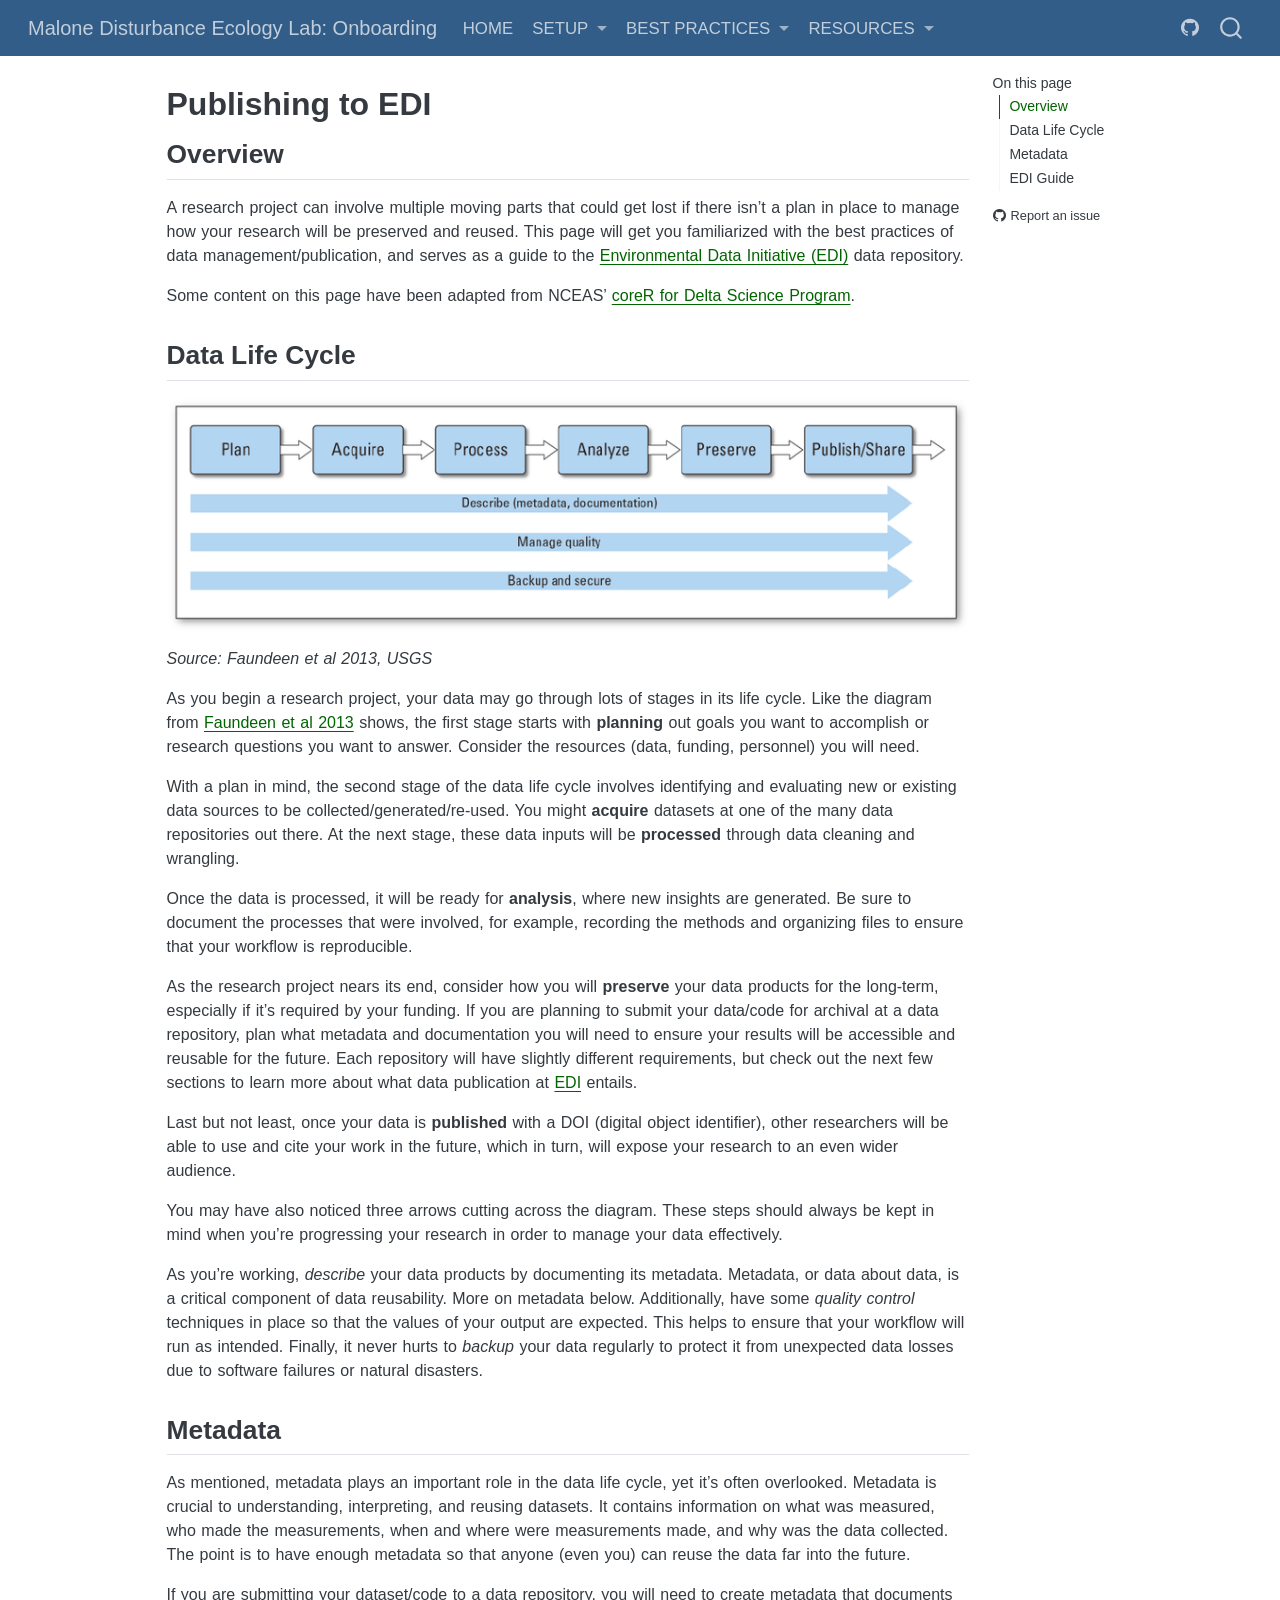
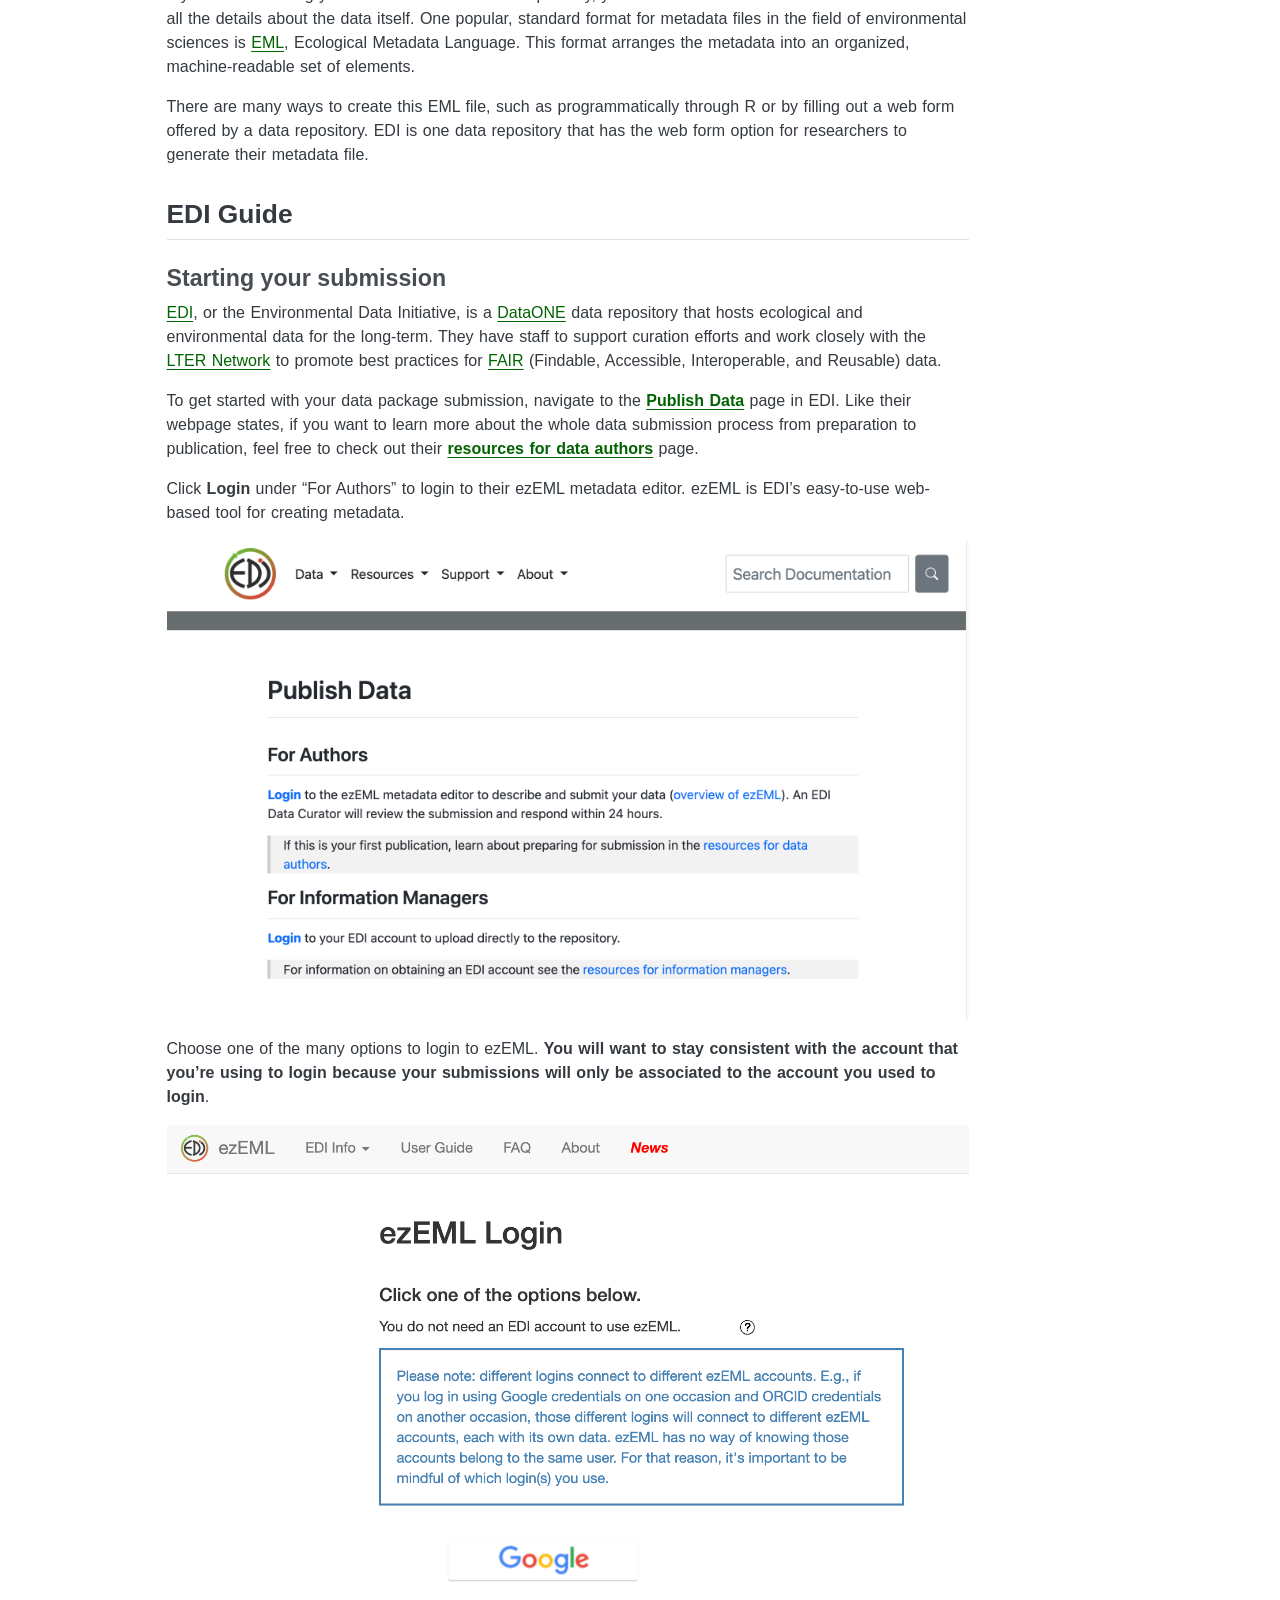
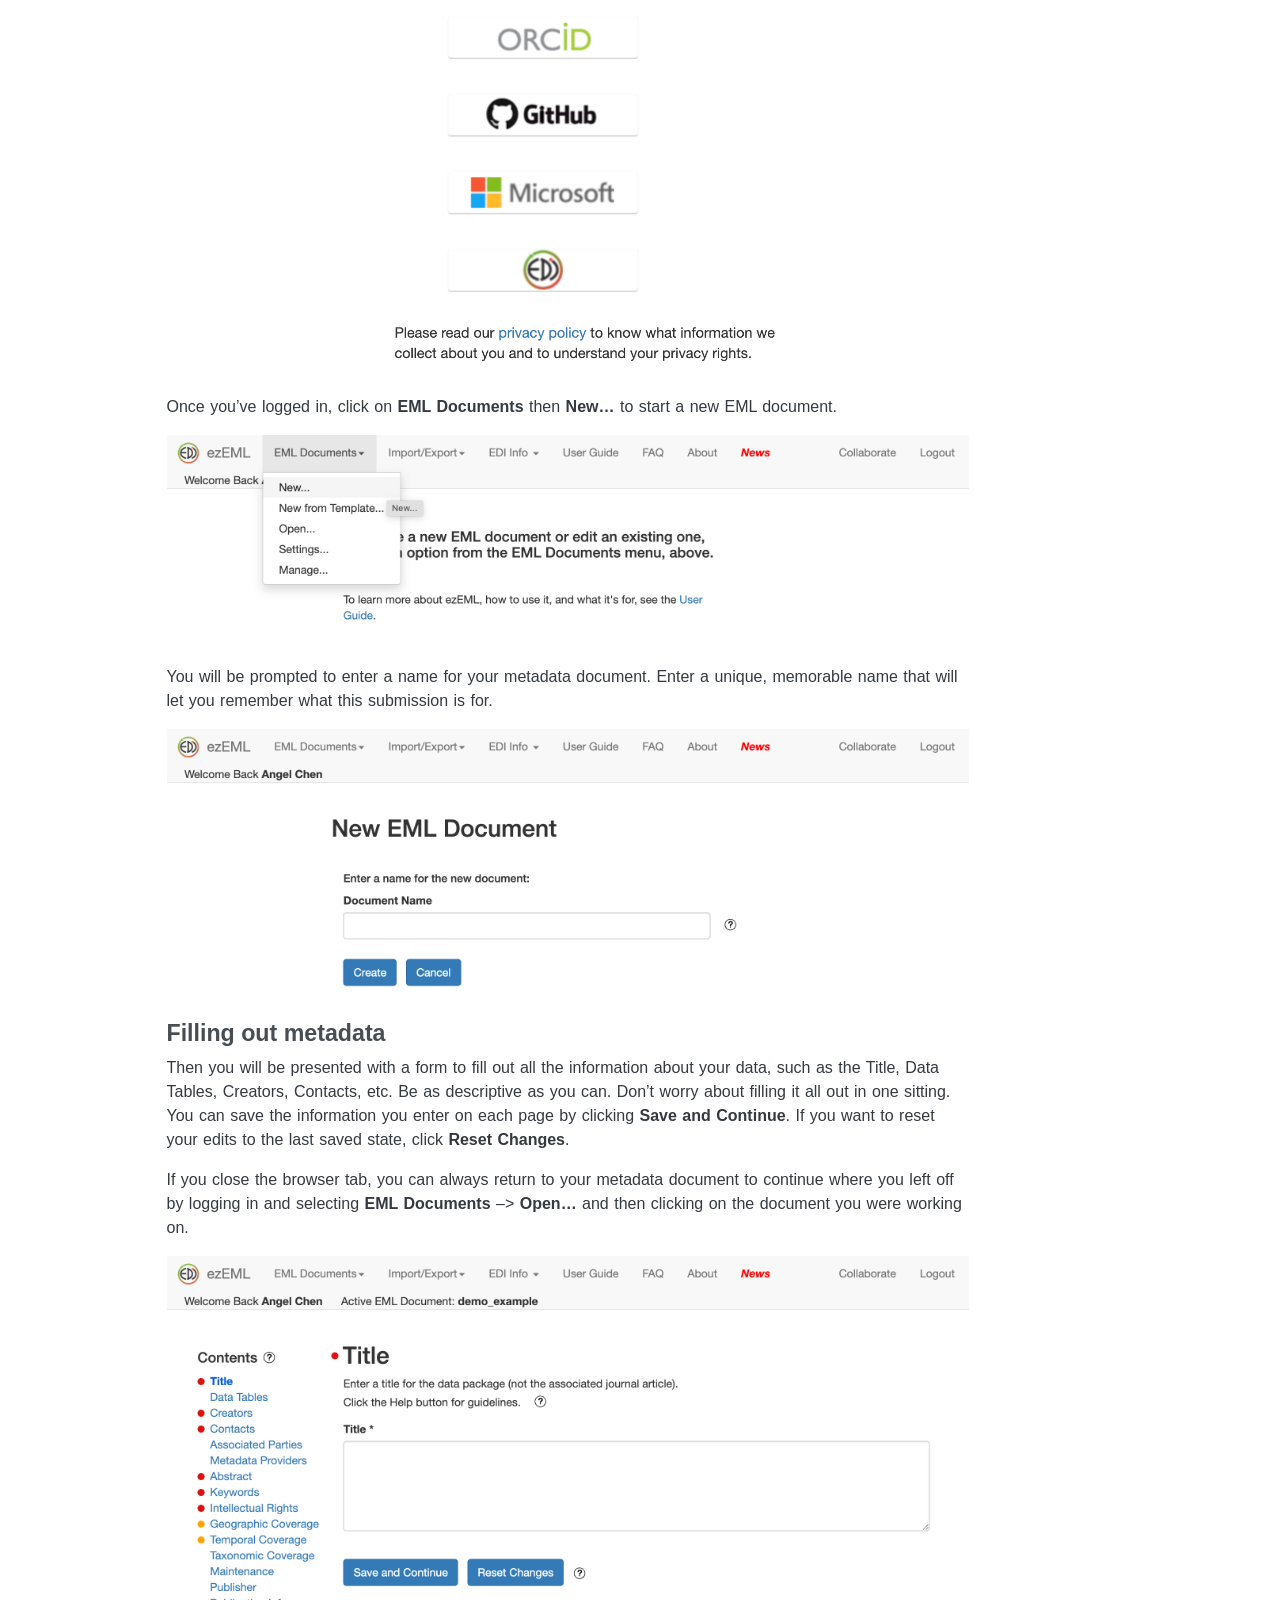
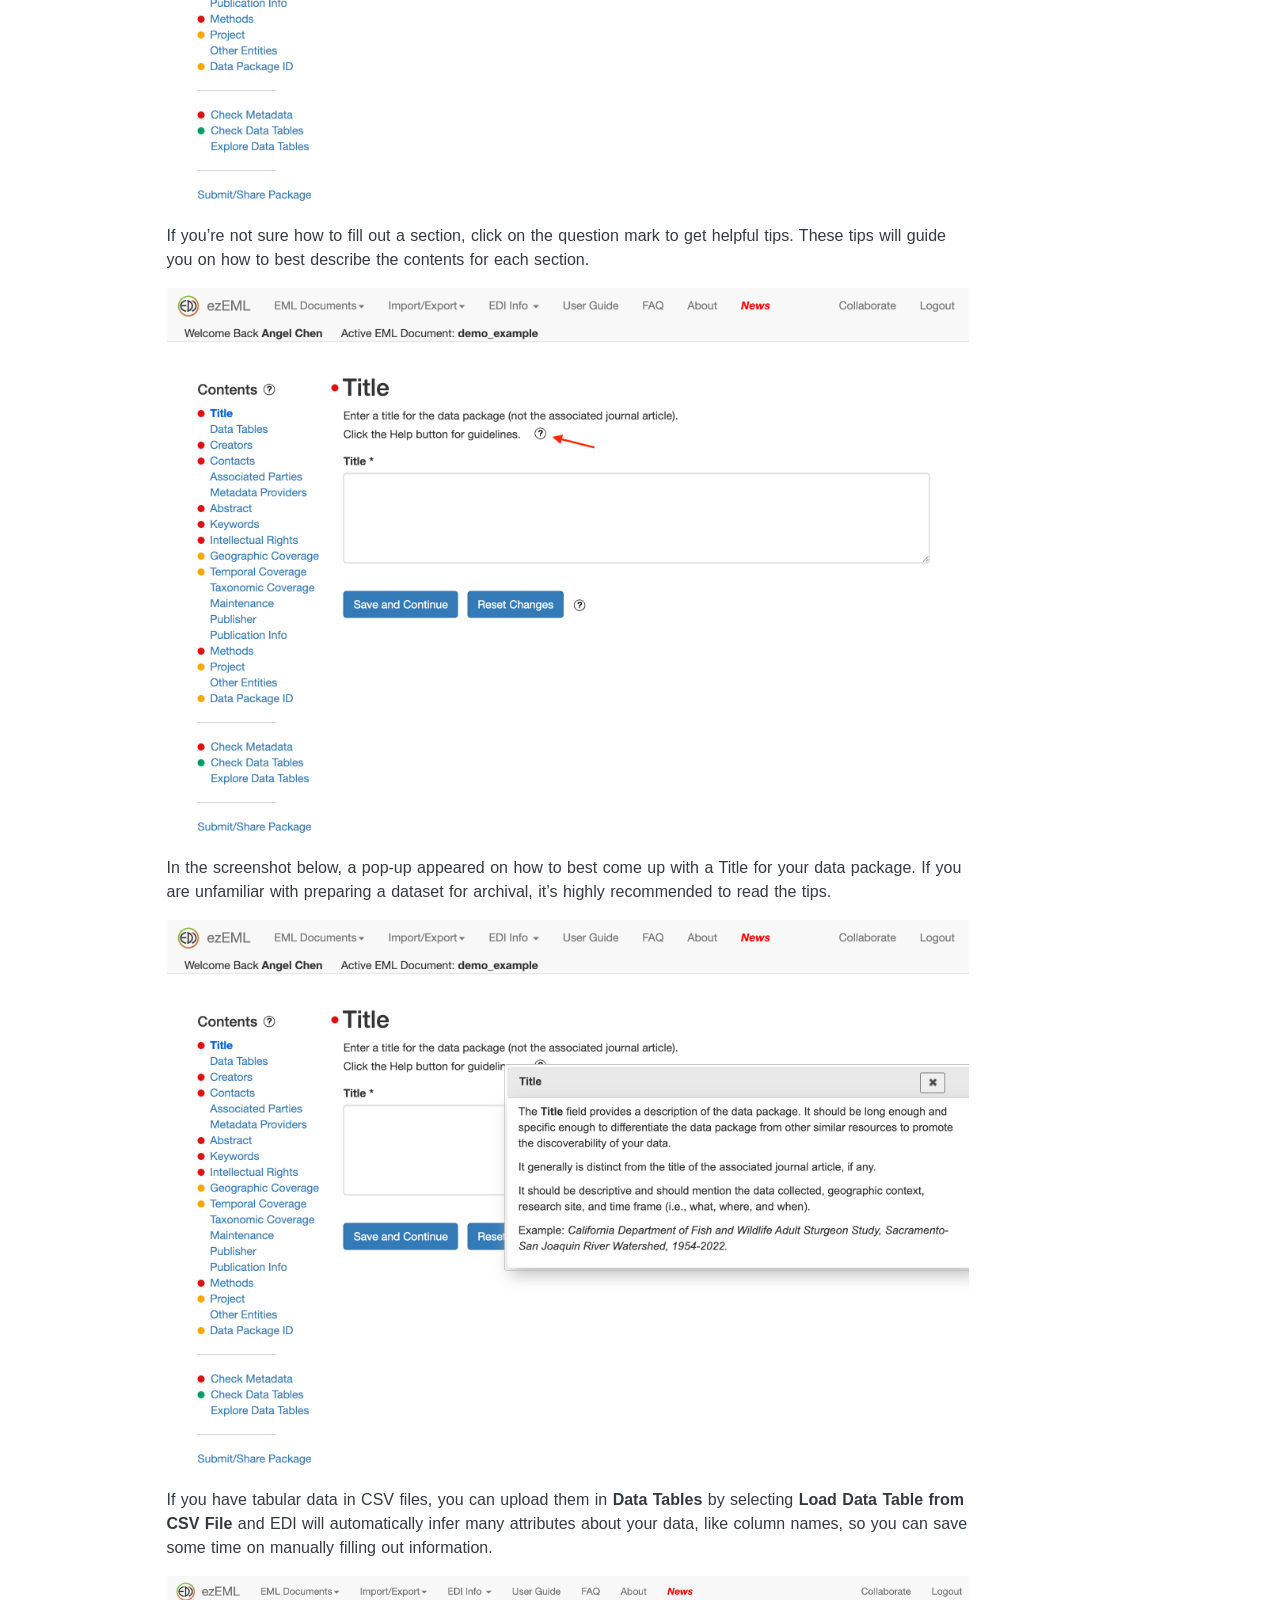
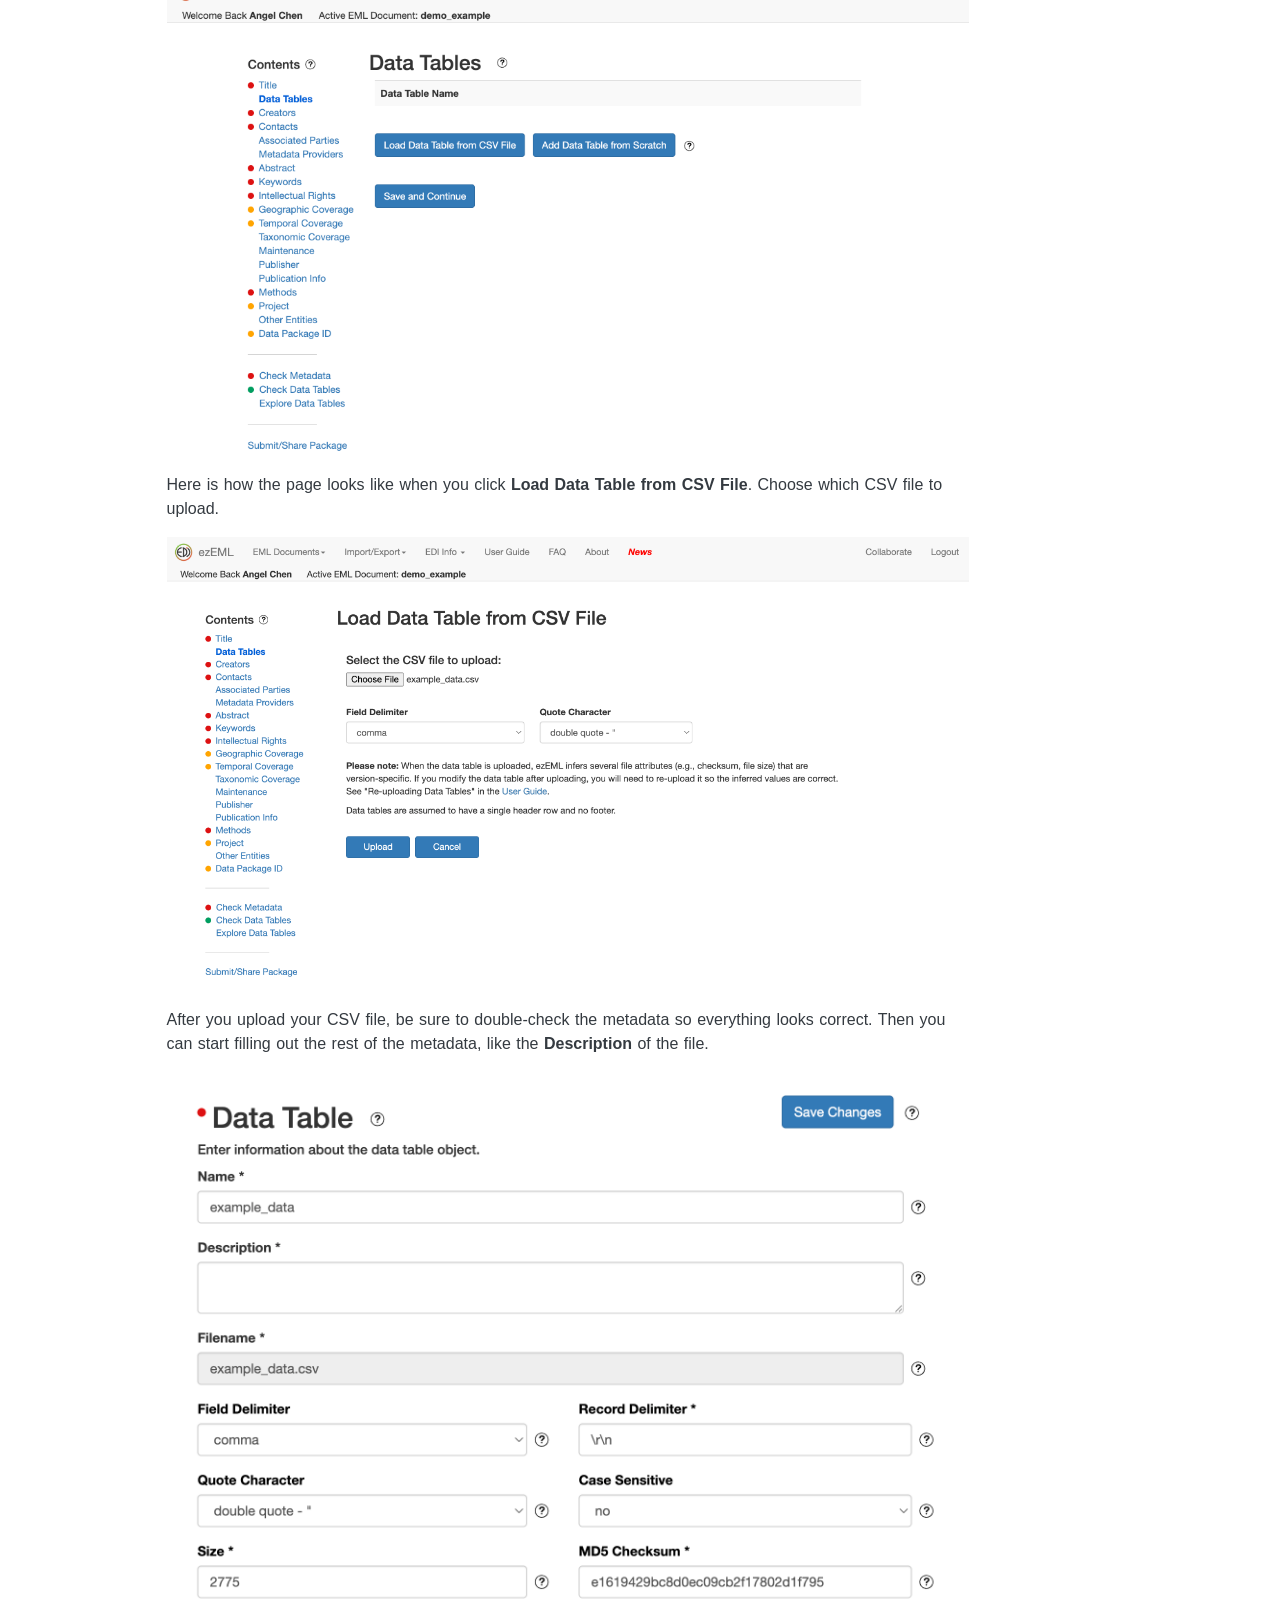
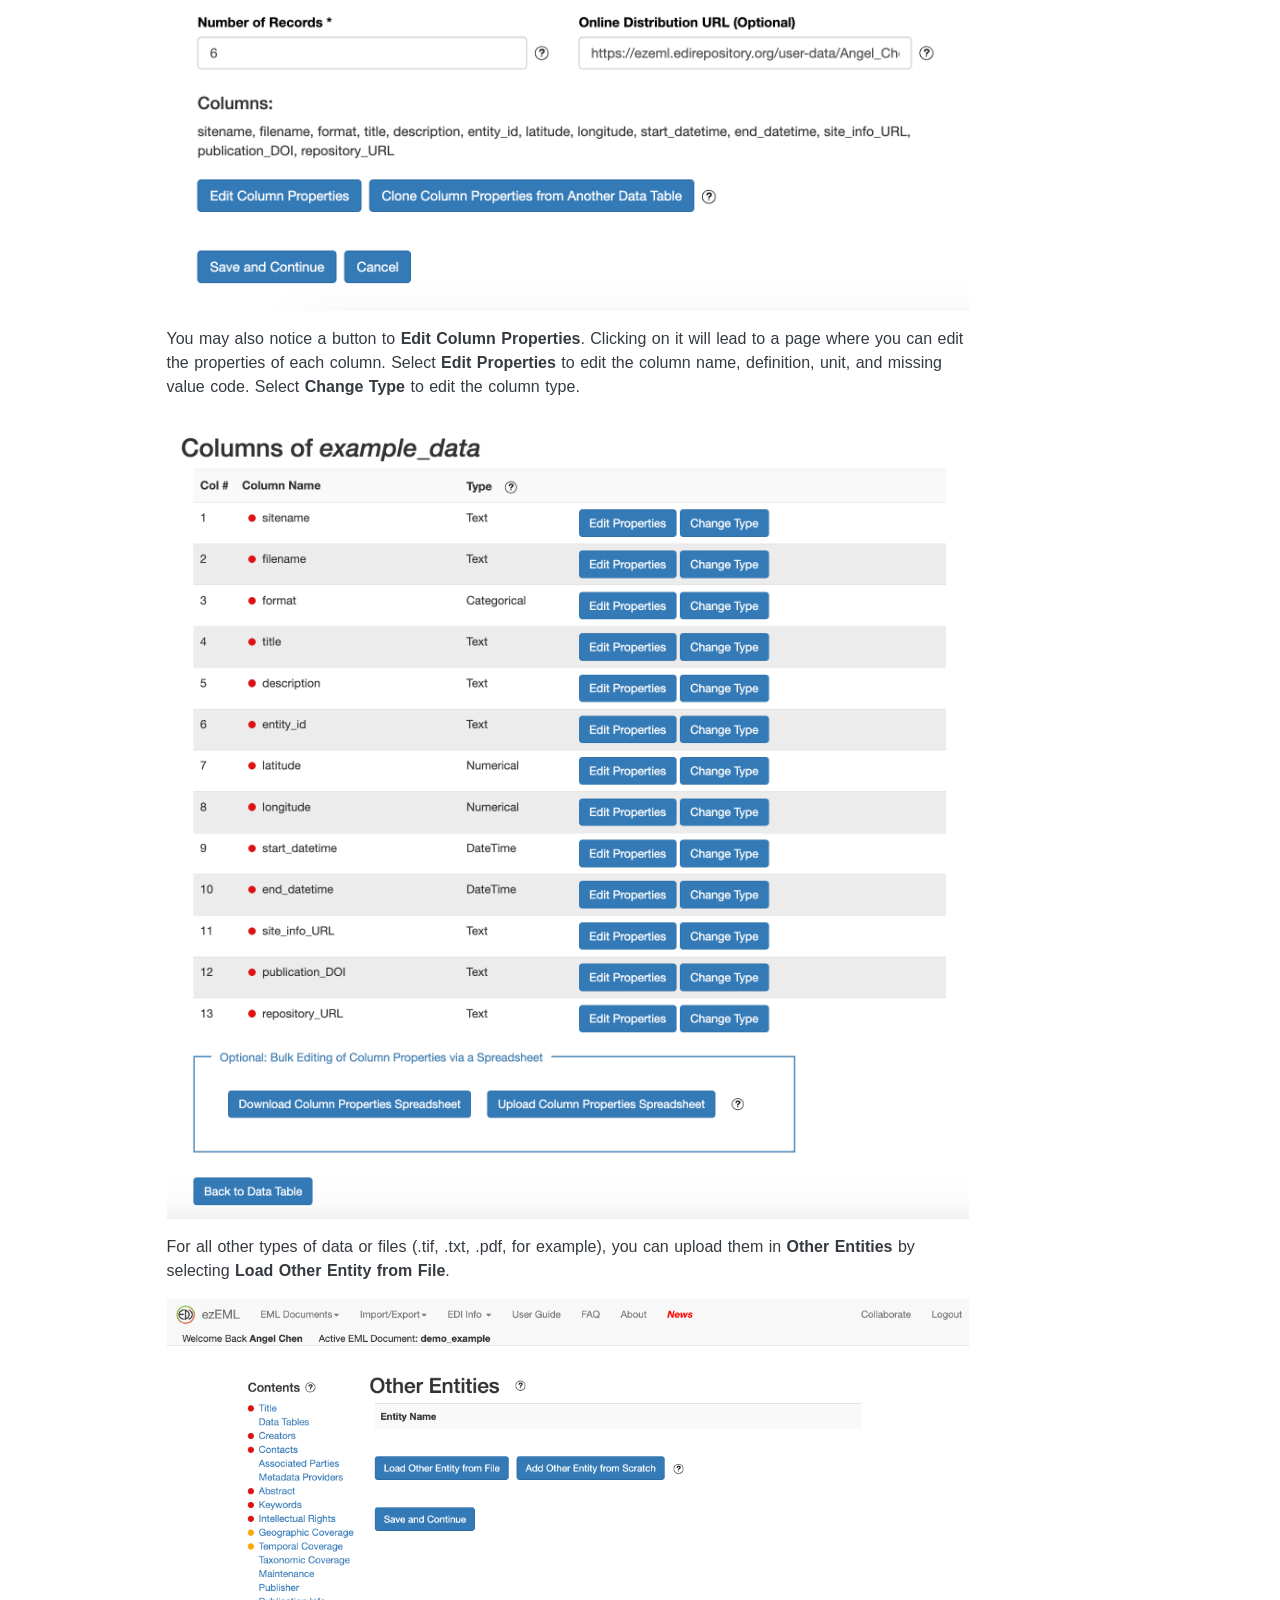
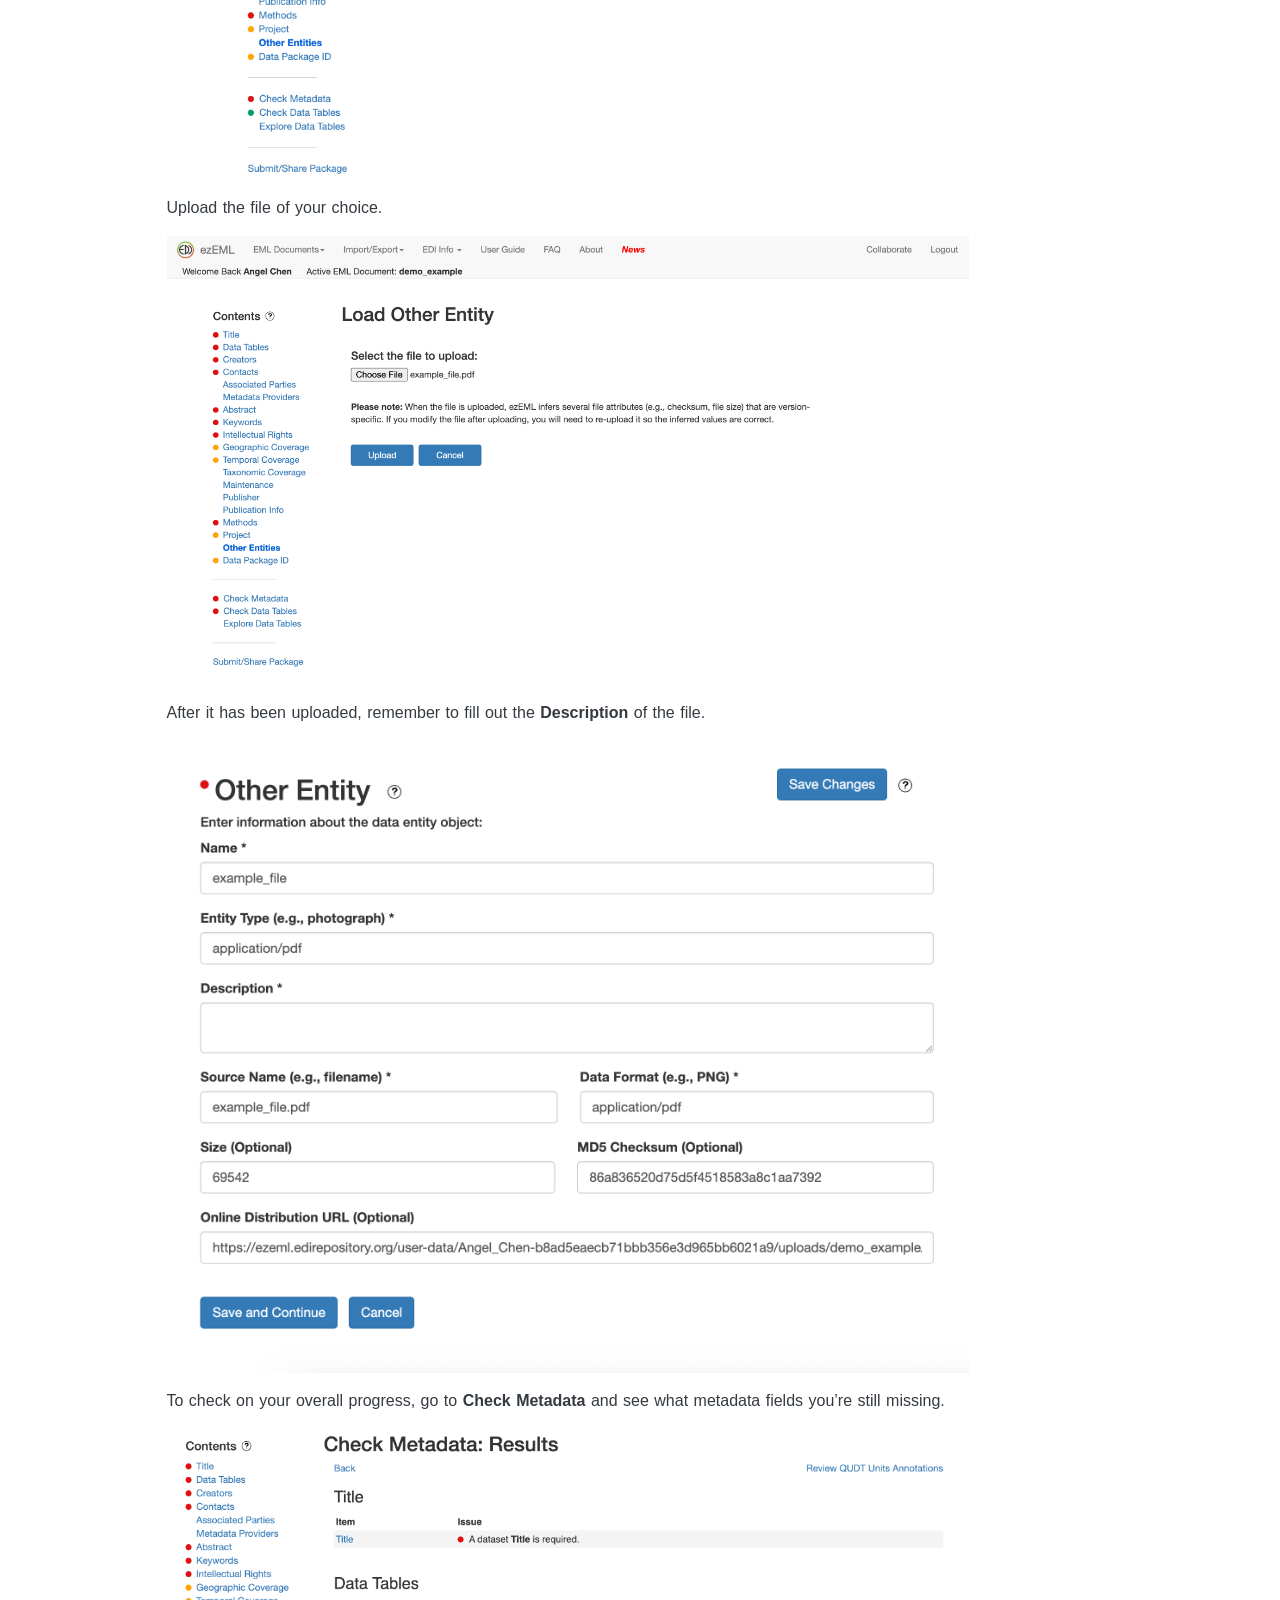
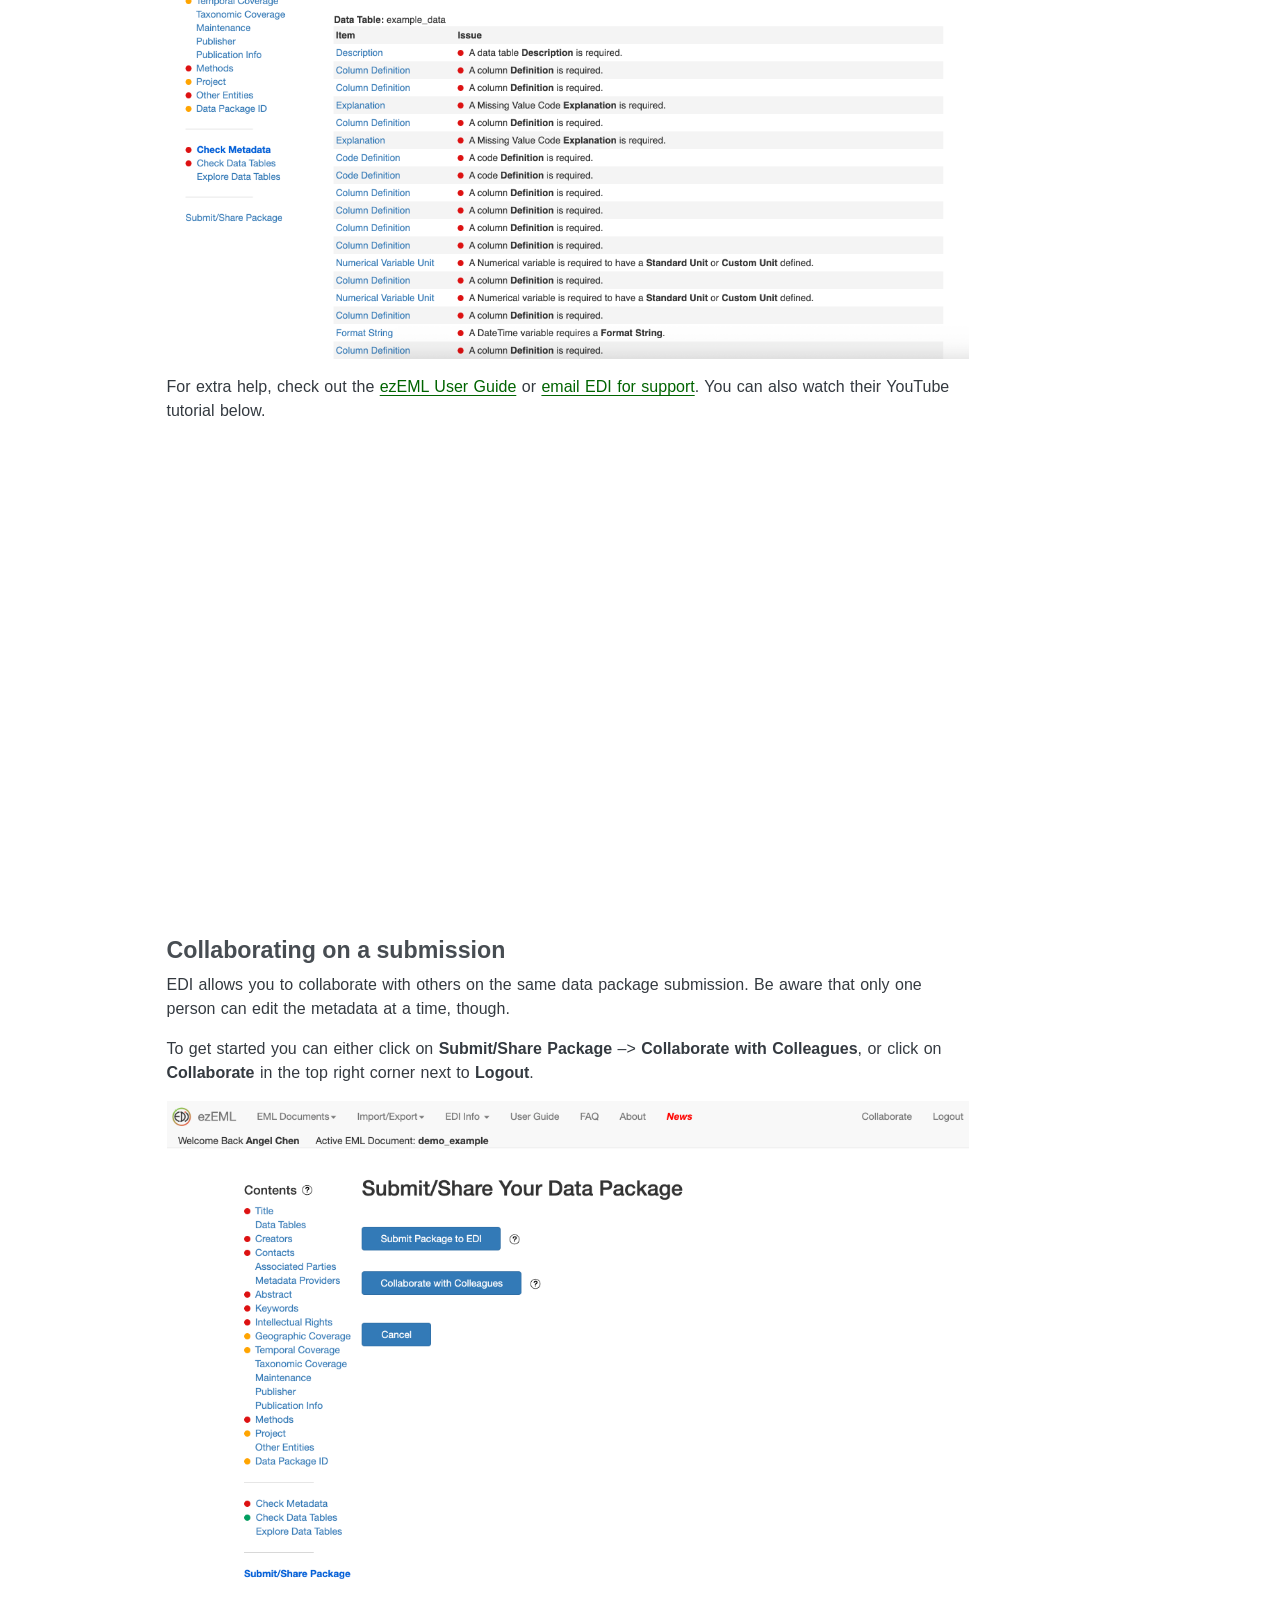
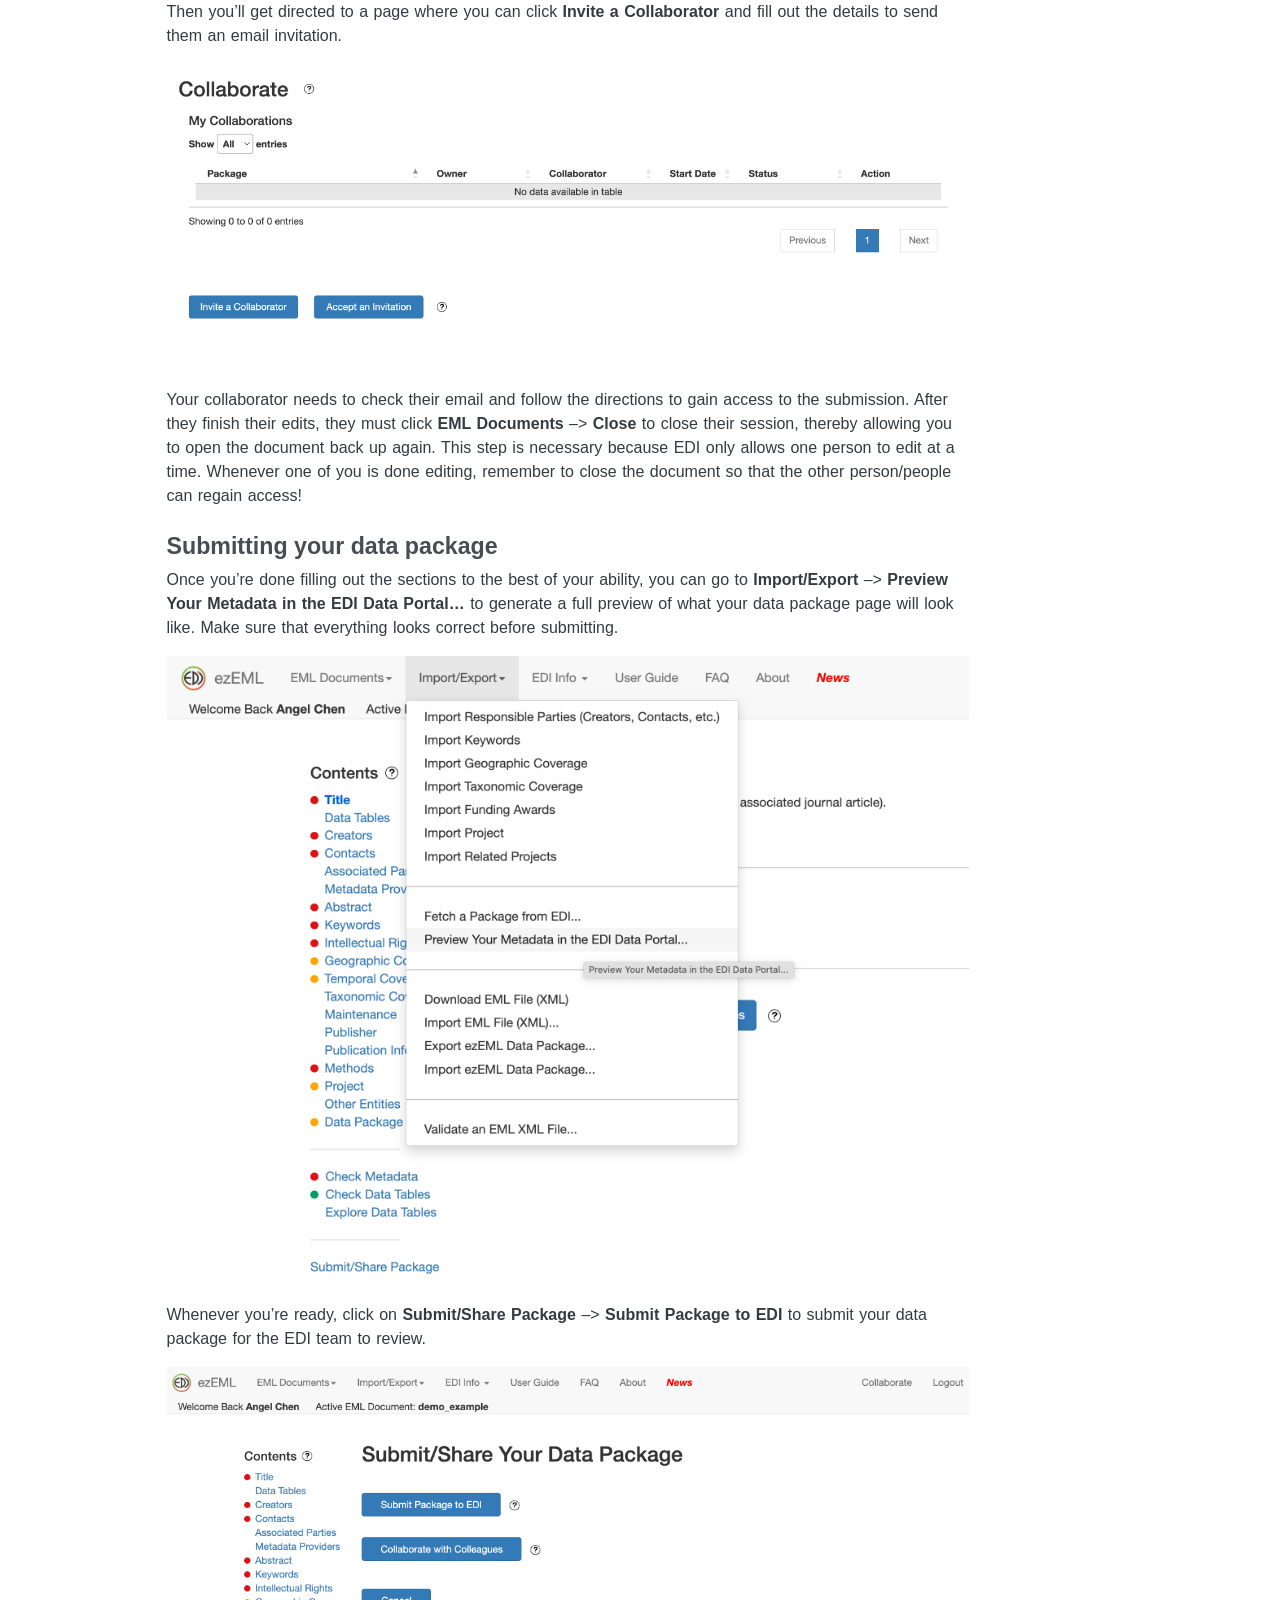
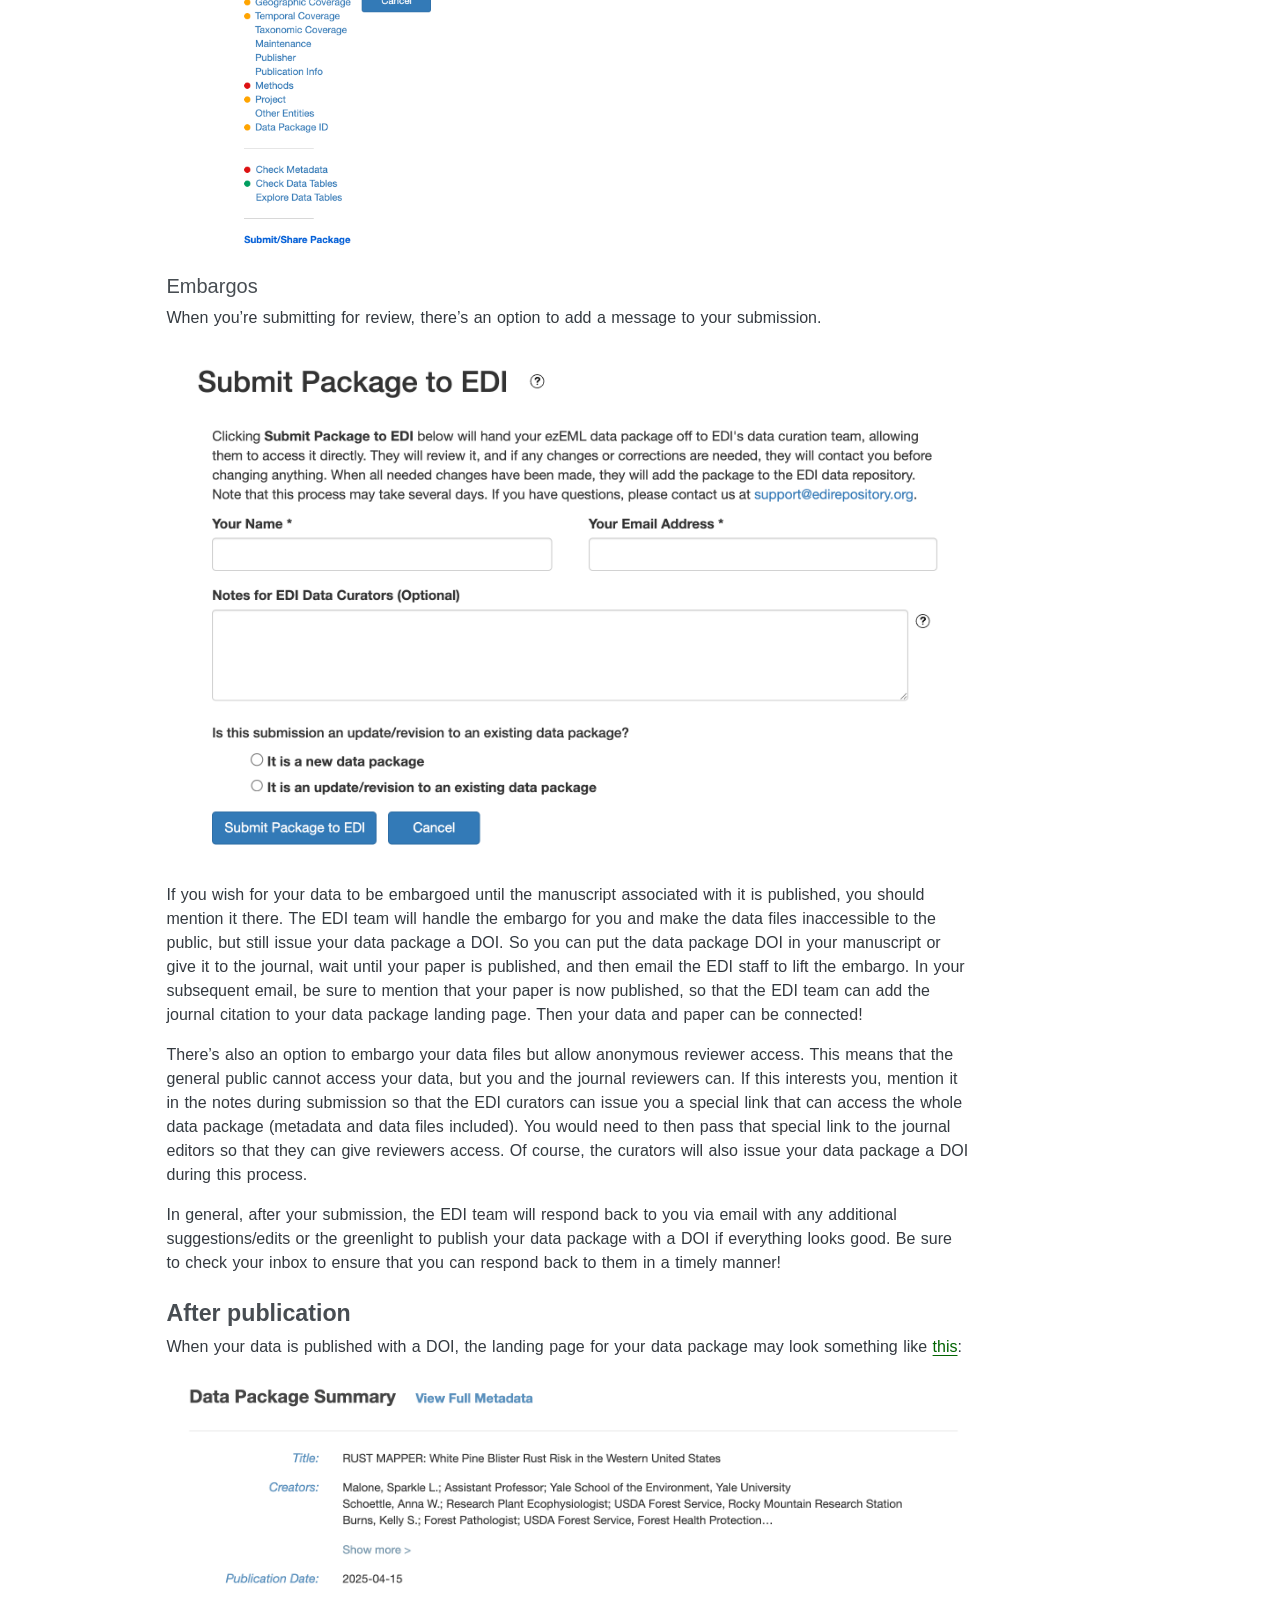
<file: EDI.html>
<!DOCTYPE html>
<html xmlns="http://www.w3.org/1999/xhtml" lang="en" xml:lang="en"><head>

<meta charset="utf-8">
<meta name="generator" content="quarto-1.11.9">

<meta name="viewport" content="width=device-width, initial-scale=1.0, user-scalable=yes">


<title>Publishing to EDI – Malone Disturbance Ecology Lab: Onboarding</title>
<style>
/* Default styles provided by pandoc.
** See https://pandoc.org/MANUAL.html#variables-for-html for config info.
*/
span.smallcaps{font-variant: small-caps;}
div.columns{display: flex; gap: 1.5em;}
div.column{flex: auto;}
@media screen {
div.columns{gap: min(4vw, 1.5em);}
div.column{overflow-x: auto;}
}
div.hanging-indent{margin-left: 1.5em; text-indent: -1.5em;}
ul.task-list{list-style: none;}
ul.task-list li input[type="checkbox"] {
  width: 0.8em;
  margin: 0 0.8em 0.2em -1em; /* quarto-specific, see https://github.com/quarto-dev/quarto-cli/issues/4556 */ 
  vertical-align: middle;
}
</style>


<script src="site_libs/quarto-nav/quarto-nav.js"></script>
<script src="site_libs/quarto-nav/headroom.min.js"></script>
<script src="site_libs/clipboard/clipboard.min.js"></script>
<script src="site_libs/quarto-search/autocomplete.umd.js"></script>
<script src="site_libs/quarto-search/fuse.min.js"></script>
<script src="site_libs/quarto-search/quarto-search.js"></script>
<meta name="quarto:offset" content="./">
<script src="site_libs/quarto-html/quarto.js" type="module"></script>
<script src="site_libs/quarto-html/tabsets/tabsets.js" type="module"></script>
<script src="site_libs/quarto-html/scrollable-regions/scrollable-regions.js" type="module"></script>
<script src="site_libs/quarto-html/popper.min.js"></script>
<script src="site_libs/quarto-html/tippy.umd.min.js"></script>
<script src="site_libs/quarto-html/anchor.min.js"></script>
<link href="site_libs/quarto-html/tippy.css" rel="stylesheet">
<link href="site_libs/quarto-html/quarto-syntax-highlighting-63b5708e65d6cd79cd7618c58d0c21e7.css" rel="stylesheet" id="quarto-text-highlighting-styles">
<script src="site_libs/bootstrap/bootstrap.min.js"></script>
<link href="site_libs/bootstrap/bootstrap-icons.css" rel="stylesheet">
<link href="site_libs/bootstrap/bootstrap-2673ea60333bde4d92c5e68776a58de2.min.css" rel="stylesheet" append-hash="true" id="quarto-bootstrap" data-mode="light">
<script src="site_libs/quarto-contrib/glightbox/glightbox.min.js"></script>
<link href="site_libs/quarto-contrib/glightbox/glightbox.min.css" rel="stylesheet">
<link href="site_libs/quarto-contrib/glightbox/lightbox.css" rel="stylesheet">
<script id="quarto-search-options" type="application/json">{
  "location": "navbar",
  "copy-button": false,
  "collapse-after": 3,
  "panel-placement": "end",
  "type": "overlay",
  "limit": 50,
  "keyboard-shortcut": [
    "f",
    "/",
    "s"
  ],
  "show-item-context": false,
  "language": {
    "search-no-results-text": "No results",
    "search-matching-documents-text": "matching documents",
    "search-copy-link-title": "Copy link to search",
    "search-hide-matches-text": "Hide additional matches",
    "search-more-match-text": "more match in this document",
    "search-more-matches-text": "more matches in this document",
    "search-clear-button-title": "Clear",
    "search-text-placeholder": "",
    "search-detached-cancel-button-title": "Cancel",
    "search-submit-button-title": "Submit",
    "search-label": "Search"
  }
}</script>


</head>

<body class="nav-fixed quarto-light"><a id="quarto-skip-link" class="visually-hidden-focusable" href="#quarto-document-content">Skip to main content</a>

<div id="quarto-search-results"></div>
  <header id="quarto-header" class="headroom fixed-top">
    <nav class="navbar navbar-expand-lg " data-bs-theme="dark" aria-label="Site">
      <div class="navbar-container container-fluid">
      <div class="navbar-brand-container mx-auto">
    <a class="navbar-brand" href="./index.html">
    <span class="navbar-title">Malone Disturbance Ecology Lab: Onboarding</span>
    </a>
  </div>
          <button class="navbar-toggler" type="button" data-bs-toggle="collapse" data-bs-target="#navbarCollapse" aria-controls="navbarCollapse" aria-expanded="false" aria-label="Toggle navigation" onclick="if (window.quartoToggleHeadroom) { window.quartoToggleHeadroom(); }">
  <span class="navbar-toggler-icon"></span>
</button>
          <div class="collapse navbar-collapse" id="navbarCollapse">
            <ul class="navbar-nav navbar-nav-scroll me-auto">
  <li class="nav-item">
    <a class="nav-link" href="./index.html"> 
<span class="menu-text">Home</span></a>
  </li>  
  <li class="nav-item dropdown ">
    <a class="nav-link dropdown-toggle" href="#" id="nav-menu-setup" role="link" data-bs-toggle="dropdown" aria-expanded="false">
 <span class="menu-text">Setup</span>
    </a>
    <ul class="dropdown-menu" aria-labelledby="nav-menu-setup">    
        <li>
    <a class="dropdown-item" href="./installation.html">
 <span class="dropdown-text">Installation</span></a>
  </li>  
        <li>
    <a class="dropdown-item" href="./workflow.html">
 <span class="dropdown-text">Git Workflow</span></a>
  </li>  
        <li>
    <a class="dropdown-item" href="./server.html">
 <span class="dropdown-text">MaloneLab Server</span></a>
  </li>  
    </ul>
  </li>
  <li class="nav-item dropdown ">
    <a class="nav-link dropdown-toggle" href="#" id="nav-menu-best-practices" role="link" data-bs-toggle="dropdown" aria-expanded="false">
 <span class="menu-text">Best Practices</span>
    </a>
    <ul class="dropdown-menu" aria-labelledby="nav-menu-best-practices">    
        <li>
    <a class="dropdown-item" href="./where_to_put_data.html">
 <span class="dropdown-text">Where to Put Data</span></a>
  </li>  
        <li>
    <a class="dropdown-item" href="./file_paths.html">
 <span class="dropdown-text">File Paths</span></a>
  </li>  
        <li>
    <a class="dropdown-item" href="./readme.html">
 <span class="dropdown-text">README Help</span></a>
  </li>  
        <li>
    <a class="dropdown-item" href="./other_tips.html">
 <span class="dropdown-text">Other Tips</span></a>
  </li>  
    </ul>
  </li>
  <li class="nav-item dropdown ">
    <a class="nav-link dropdown-toggle" href="#" id="nav-menu-resources" role="link" data-bs-toggle="dropdown" aria-expanded="false">
 <span class="menu-text">Resources</span>
    </a>
    <ul class="dropdown-menu" aria-labelledby="nav-menu-resources">    
        <li>
    <a class="dropdown-item" href="./masterlist.html">
 <span class="dropdown-text">Masterlist</span></a>
  </li>  
        <li>
    <a class="dropdown-item" href="./EDI.html">
 <span class="dropdown-text">Publishing to EDI</span></a>
  </li>  
        <li>
    <a class="dropdown-item" href="./ai_disclosure_builder.html">
 <span class="dropdown-text">AI Disclosure Builder</span></a>
  </li>  
        <li>
    <a class="dropdown-item" href="./fluxnet_policies.html">
 <span class="dropdown-text">FLUXNET Policies</span></a>
  </li>  
    </ul>
  </li>
</ul>
            <ul class="navbar-nav navbar-nav-scroll ms-auto">
  <li class="nav-item compact">
    <a class="nav-link" href="https://github.com/Malone-Disturbance-Ecology-Lab/Onboarding"> <i class="bi bi-github" role="img">
</i> 
<span class="menu-text"></span></a>
  </li>  
</ul>
          </div> <!-- /navcollapse -->
            <div class="quarto-navbar-tools">
</div>
            <div id="quarto-search" class="" title="Search"></div>
      </div> <!-- /container-fluid -->
    </nav>
</header>
<!-- content -->
<div id="quarto-content" class="quarto-container page-columns page-rows-contents page-layout-article page-navbar">
<!-- sidebar -->
<!-- margin-sidebar -->
    <div id="quarto-margin-sidebar" class="sidebar margin-sidebar">
        <nav id="TOC" role="doc-toc" aria-labelledby="toc-title" class="toc-active">
    <h2 id="toc-title">On this page</h2>
   
  <ul>
  <li><a href="#overview" id="toc-overview" class="nav-link active" data-scroll-target="#overview">Overview</a></li>
  <li><a href="#data-life-cycle" id="toc-data-life-cycle" class="nav-link" data-scroll-target="#data-life-cycle">Data Life Cycle</a></li>
  <li><a href="#metadata" id="toc-metadata" class="nav-link" data-scroll-target="#metadata">Metadata</a></li>
  <li><a href="#edi-guide" id="toc-edi-guide" class="nav-link" data-scroll-target="#edi-guide">EDI Guide</a>
  <ul class="collapse">
  <li><a href="#starting-your-submission" id="toc-starting-your-submission" class="nav-link" data-scroll-target="#starting-your-submission">Starting your submission</a></li>
  <li><a href="#filling-out-metadata" id="toc-filling-out-metadata" class="nav-link" data-scroll-target="#filling-out-metadata">Filling out metadata</a></li>
  <li><a href="#collaborating-on-a-submission" id="toc-collaborating-on-a-submission" class="nav-link" data-scroll-target="#collaborating-on-a-submission">Collaborating on a submission</a></li>
  <li><a href="#submitting-your-data-package" id="toc-submitting-your-data-package" class="nav-link" data-scroll-target="#submitting-your-data-package">Submitting your data package</a></li>
  <li><a href="#after-publication" id="toc-after-publication" class="nav-link" data-scroll-target="#after-publication">After publication</a></li>
  </ul></li>
  </ul>
<div class="toc-actions"><ul><li><a href="https://github.com/Malone-Disturbance-Ecology-Lab/Onboarding/issues/new" class="toc-action"><i class="bi bi-github"></i>Report an issue</a></li></ul></div></nav>
    </div>
<!-- main -->
<main class="content" id="quarto-document-content" tabindex="-1">

<header id="title-block-header" class="quarto-title-block default">
<div class="quarto-title">
<h1 class="title">Publishing to EDI</h1>
</div>



<div class="quarto-title-meta">

    
  
    
  </div>
  


</header>


<section id="overview" class="level2">
<h2 class="anchored" data-anchor-id="overview">Overview</h2>
<p>A research project can involve multiple moving parts that could get lost if there isn’t a plan in place to manage how your research will be preserved and reused. This page will get you familiarized with the best practices of data management/publication, and serves as a guide to the <a href="https://edirepository.org/">Environmental Data Initiative (EDI)</a> data repository.</p>
<p>Some content on this page have been adapted from NCEAS’ <a href="https://learning.nceas.ucsb.edu/2024-06-delta/">coreR for Delta Science Program</a>.</p>
</section>
<section id="data-life-cycle" class="level2">
<h2 class="anchored" data-anchor-id="data-life-cycle">Data Life Cycle</h2>
<p><a href="images/Data-Lifecycle.png" class="lightbox" data-gallery="quarto-lightbox-gallery-1"><img src="images/Data-Lifecycle.png" class="img-fluid" style="width:100.0%"></a></p>
<p><left><em>Source: Faundeen et al 2013, USGS</em></left></p>
<p>As you begin a research project, your data may go through lots of stages in its life cycle. Like the diagram from <a href="https://pubs.usgs.gov/of/2013/1265/pdf/of2013-1265.pdf">Faundeen et al 2013</a> shows, the first stage starts with <strong>planning</strong> out goals you want to accomplish or research questions you want to answer. Consider the resources (data, funding, personnel) you will need.</p>
<p>With a plan in mind, the second stage of the data life cycle involves identifying and evaluating new or existing data sources to be collected/generated/re-used. You might <strong>acquire</strong> datasets at one of the many data repositories out there. At the next stage, these data inputs will be <strong>processed</strong> through data cleaning and wrangling.</p>
<p>Once the data is processed, it will be ready for <strong>analysis</strong>, where new insights are generated. Be sure to document the processes that were involved, for example, recording the methods and organizing files to ensure that your workflow is reproducible.</p>
<p>As the research project nears its end, consider how you will <strong>preserve</strong> your data products for the long-term, especially if it’s required by your funding. If you are planning to submit your data/code for archival at a data repository, plan what metadata and documentation you will need to ensure your results will be accessible and reusable for the future. Each repository will have slightly different requirements, but check out the next few sections to learn more about what data publication at <a href="https://edirepository.org/">EDI</a> entails.</p>
<p>Last but not least, once your data is <strong>published</strong> with a DOI (digital object identifier), other researchers will be able to use and cite your work in the future, which in turn, will expose your research to an even wider audience.</p>
<p>You may have also noticed three arrows cutting across the diagram. These steps should always be kept in mind when you’re progressing your research in order to manage your data effectively.</p>
<p>As you’re working, <em>describe</em> your data products by documenting its metadata. Metadata, or data about data, is a critical component of data reusability. More on metadata below. Additionally, have some <em>quality control</em> techniques in place so that the values of your output are expected. This helps to ensure that your workflow will run as intended. Finally, it never hurts to <em>backup</em> your data regularly to protect it from unexpected data losses due to software failures or natural disasters.</p>
</section>
<section id="metadata" class="level2">
<h2 class="anchored" data-anchor-id="metadata">Metadata</h2>
<p>As mentioned, metadata plays an important role in the data life cycle, yet it’s often overlooked. Metadata is crucial to understanding, interpreting, and reusing datasets. It contains information on what was measured, who made the measurements, when and where were measurements made, and why was the data collected. The point is to have enough metadata so that anyone (even you) can reuse the data far into the future.</p>
<p>If you are submitting your dataset/code to a data repository, you will need to create metadata that documents all the details about the data itself. One popular, standard format for metadata files in the field of environmental sciences is <a href="https://eml.ecoinformatics.org/">EML</a>, Ecological Metadata Language. This format arranges the metadata into an organized, machine-readable set of elements.</p>
<p>There are many ways to create this EML file, such as programmatically through R or by filling out a web form offered by a data repository. EDI is one data repository that has the web form option for researchers to generate their metadata file.</p>
</section>
<section id="edi-guide" class="level2">
<h2 class="anchored" data-anchor-id="edi-guide">EDI Guide</h2>
<section id="starting-your-submission" class="level3">
<h3 class="anchored" data-anchor-id="starting-your-submission">Starting your submission</h3>
<p><a href="https://edirepository.org/">EDI</a>, or the Environmental Data Initiative, is a <a href="https://www.dataone.org/">DataONE</a> data repository that hosts ecological and environmental data for the long-term. They have staff to support curation efforts and work closely with the <a href="https://lternet.edu/">LTER Network</a> to promote best practices for <a href="https://www.go-fair.org/fair-principles/">FAIR</a> (Findable, Accessible, Interoperable, and Reusable) data.</p>
<p>To get started with your data package submission, navigate to the <a href="https://edirepository.org/data/publish-data"><strong>Publish Data</strong></a> page in EDI. Like their webpage states, if you want to learn more about the whole data submission process from preparation to publication, feel free to check out their <a href="https://edirepository.org/resources/resources-for-data-authors"><strong>resources for data authors</strong></a> page.</p>
<p>Click <strong>Login</strong> under “For Authors” to login to their ezEML metadata editor. ezEML is EDI’s easy-to-use web-based tool for creating metadata.</p>
<p><a href="images/edi1.png" class="lightbox" data-gallery="quarto-lightbox-gallery-2"><img src="images/edi1.png" class="img-fluid" style="width:100.0%"></a></p>
<p>Choose one of the many options to login to ezEML. <strong>You will want to stay consistent with the account that you’re using to login because your submissions will only be associated to the account you used to login</strong>.</p>
<p><a href="images/edi2.png" class="lightbox" data-gallery="quarto-lightbox-gallery-3"><img src="images/edi2.png" class="img-fluid" style="width:100.0%"></a></p>
<p>Once you’ve logged in, click on <strong>EML Documents</strong> then <strong>New…</strong> to start a new EML document.</p>
<p><a href="images/edi3.png" class="lightbox" data-gallery="quarto-lightbox-gallery-4"><img src="images/edi3.png" class="img-fluid" style="width:100.0%"></a></p>
<p>You will be prompted to enter a name for your metadata document. Enter a unique, memorable name that will let you remember what this submission is for.</p>
<p><a href="images/edi4.png" class="lightbox" data-gallery="quarto-lightbox-gallery-5"><img src="images/edi4.png" class="img-fluid" style="width:100.0%"></a></p>
</section>
<section id="filling-out-metadata" class="level3">
<h3 class="anchored" data-anchor-id="filling-out-metadata">Filling out metadata</h3>
<p>Then you will be presented with a form to fill out all the information about your data, such as the Title, Data Tables, Creators, Contacts, etc. Be as descriptive as you can. Don’t worry about filling it all out in one sitting. You can save the information you enter on each page by clicking <strong>Save and Continue</strong>. If you want to reset your edits to the last saved state, click <strong>Reset Changes</strong>.</p>
<p>If you close the browser tab, you can always return to your metadata document to continue where you left off by logging in and selecting <strong>EML Documents</strong> –&gt; <strong>Open…</strong> and then clicking on the document you were working on.</p>
<p><a href="images/edi5.png" class="lightbox" data-gallery="quarto-lightbox-gallery-6"><img src="images/edi5.png" class="img-fluid" style="width:100.0%"></a></p>
<p>If you’re not sure how to fill out a section, click on the question mark to get helpful tips. These tips will guide you on how to best describe the contents for each section.</p>
<p><a href="images/edi6.png" class="lightbox" data-gallery="quarto-lightbox-gallery-7"><img src="images/edi6.png" class="img-fluid" style="width:100.0%"></a></p>
<p>In the screenshot below, a pop-up appeared on how to best come up with a Title for your data package. If you are unfamiliar with preparing a dataset for archival, it’s highly recommended to read the tips.</p>
<p><a href="images/edi7.png" class="lightbox" data-gallery="quarto-lightbox-gallery-8"><img src="images/edi7.png" class="img-fluid" style="width:100.0%"></a></p>
<p>If you have tabular data in CSV files, you can upload them in <strong>Data Tables</strong> by selecting <strong>Load Data Table from CSV File</strong> and EDI will automatically infer many attributes about your data, like column names, so you can save some time on manually filling out information.</p>
<p><a href="images/edi8a.png" class="lightbox" data-gallery="quarto-lightbox-gallery-9"><img src="images/edi8a.png" class="img-fluid" style="width:100.0%"></a></p>
<p>Here is how the page looks like when you click <strong>Load Data Table from CSV File</strong>. Choose which CSV file to upload.</p>
<p><a href="images/edi8b.png" class="lightbox" data-gallery="quarto-lightbox-gallery-10"><img src="images/edi8b.png" class="img-fluid" style="width:100.0%"></a></p>
<p>After you upload your CSV file, be sure to double-check the metadata so everything looks correct. Then you can start filling out the rest of the metadata, like the <strong>Description</strong> of the file.</p>
<p><a href="images/edi8c.png" class="lightbox" data-gallery="quarto-lightbox-gallery-11"><img src="images/edi8c.png" class="img-fluid" style="width:100.0%"></a></p>
<p>You may also notice a button to <strong>Edit Column Properties</strong>. Clicking on it will lead to a page where you can edit the properties of each column. Select <strong>Edit Properties</strong> to edit the column name, definition, unit, and missing value code. Select <strong>Change Type</strong> to edit the column type.</p>
<p><a href="images/edi8d.png" class="lightbox" data-gallery="quarto-lightbox-gallery-12"><img src="images/edi8d.png" class="img-fluid" style="width:100.0%"></a></p>
<p>For all other types of data or files (.tif, .txt, .pdf, for example), you can upload them in <strong>Other Entities</strong> by selecting <strong>Load Other Entity from File</strong>.</p>
<p><a href="images/edi9a_1.png" class="lightbox" data-gallery="quarto-lightbox-gallery-13"><img src="images/edi9a_1.png" class="img-fluid" style="width:100.0%"></a></p>
<p>Upload the file of your choice.</p>
<p><a href="images/edi9a_2.png" class="lightbox" data-gallery="quarto-lightbox-gallery-14"><img src="images/edi9a_2.png" class="img-fluid" style="width:100.0%"></a></p>
<p>After it has been uploaded, remember to fill out the <strong>Description</strong> of the file.</p>
<p><a href="images/edi9a_3.png" class="lightbox" data-gallery="quarto-lightbox-gallery-15"><img src="images/edi9a_3.png" class="img-fluid" style="width:100.0%"></a></p>
<p>To check on your overall progress, go to <strong>Check Metadata</strong> and see what metadata fields you’re still missing.</p>
<p><a href="images/edi9a_4.png" class="lightbox" data-gallery="quarto-lightbox-gallery-16"><img src="images/edi9a_4.png" class="img-fluid" style="width:100.0%"></a></p>
<p>For extra help, check out the <a href="https://ezeml.edirepository.org/eml/user_guide">ezEML User Guide</a> or <a href="https://edirepository.org/support/contact-us">email EDI for support</a>. You can also watch their YouTube tutorial below.</p>
<iframe width="800" height="450" src="https://www.youtube.com/embed/T2lhEBWzIPQ?si=ljlsFHtQvZ7bqAIb" title="YouTube video player" frameborder="0" allow="accelerometer; autoplay; clipboard-write; encrypted-media; gyroscope; picture-in-picture; web-share" referrerpolicy="strict-origin-when-cross-origin" allowfullscreen="">
</iframe>
</section>
<section id="collaborating-on-a-submission" class="level3">
<h3 class="anchored" data-anchor-id="collaborating-on-a-submission">Collaborating on a submission</h3>
<p>EDI allows you to collaborate with others on the same data package submission. Be aware that only one person can edit the metadata at a time, though.</p>
<p>To get started you can either click on <strong>Submit/Share Package</strong> –&gt; <strong>Collaborate with Colleagues</strong>, or click on <strong>Collaborate</strong> in the top right corner next to <strong>Logout</strong>.</p>
<p><a href="images/edi9b.png" class="lightbox" data-gallery="quarto-lightbox-gallery-17"><img src="images/edi9b.png" class="img-fluid" style="width:100.0%"></a></p>
<p>Then you’ll get directed to a page where you can click <strong>Invite a Collaborator</strong> and fill out the details to send them an email invitation.</p>
<p><a href="images/edi9c.png" class="lightbox" data-gallery="quarto-lightbox-gallery-18"><img src="images/edi9c.png" class="img-fluid" style="width:100.0%"></a></p>
<p>Your collaborator needs to check their email and follow the directions to gain access to the submission. After they finish their edits, they must click <strong>EML Documents</strong> –&gt; <strong>Close</strong> to close their session, thereby allowing you to open the document back up again. This step is necessary because EDI only allows one person to edit at a time. Whenever one of you is done editing, remember to close the document so that the other person/people can regain access!</p>
</section>
<section id="submitting-your-data-package" class="level3">
<h3 class="anchored" data-anchor-id="submitting-your-data-package">Submitting your data package</h3>
<p>Once you’re done filling out the sections to the best of your ability, you can go to <strong>Import/Export</strong> –&gt; <strong>Preview Your Metadata in the EDI Data Portal…</strong> to generate a full preview of what your data package page will look like. Make sure that everything looks correct before submitting.</p>
<p><a href="images/edi10a.png" class="lightbox" data-gallery="quarto-lightbox-gallery-19"><img src="images/edi10a.png" class="img-fluid" style="width:100.0%"></a></p>
<p>Whenever you’re ready, click on <strong>Submit/Share Package</strong> –&gt; <strong>Submit Package to EDI</strong> to submit your data package for the EDI team to review.</p>
<p><a href="images/edi10b.png" class="lightbox" data-gallery="quarto-lightbox-gallery-20"><img src="images/edi10b.png" class="img-fluid" style="width:100.0%"></a></p>
<section id="embargos" class="level4">
<h4 class="anchored" data-anchor-id="embargos">Embargos</h4>
<p>When you’re submitting for review, there’s an option to add a message to your submission.</p>
<p><a href="images/edi10c.png" class="lightbox" data-gallery="quarto-lightbox-gallery-21"><img src="images/edi10c.png" class="img-fluid" style="width:100.0%"></a></p>
<p>If you wish for your data to be embargoed until the manuscript associated with it is published, you should mention it there. The EDI team will handle the embargo for you and make the data files inaccessible to the public, but still issue your data package a DOI. So you can put the data package DOI in your manuscript or give it to the journal, wait until your paper is published, and then email the EDI staff to lift the embargo. In your subsequent email, be sure to mention that your paper is now published, so that the EDI team can add the journal citation to your data package landing page. Then your data and paper can be connected!</p>
<p>There’s also an option to embargo your data files but allow anonymous reviewer access. This means that the general public cannot access your data, but you and the journal reviewers can. If this interests you, mention it in the notes during submission so that the EDI curators can issue you a special link that can access the whole data package (metadata and data files included). You would need to then pass that special link to the journal editors so that they can give reviewers access. Of course, the curators will also issue your data package a DOI during this process.</p>
<p>In general, after your submission, the EDI team will respond back to you via email with any additional suggestions/edits or the greenlight to publish your data package with a DOI if everything looks good. Be sure to check your inbox to ensure that you can respond back to them in a timely manner!</p>
</section>
</section>
<section id="after-publication" class="level3">
<h3 class="anchored" data-anchor-id="after-publication">After publication</h3>
<p>When your data is published with a DOI, the landing page for your data package may look something like <a href="https://doi.org/10.6073/pasta/ae3ef7402b347a7b9ec92bbf8b314685">this</a>:</p>
<p><a href="images/edi11.png" class="lightbox" data-gallery="quarto-lightbox-gallery-22"><img src="images/edi11.png" class="img-fluid" style="width:100.0%"></a></p>
<p>The full metadata will be available under <strong>View Full Metadata</strong>. With this, your data will be available for reuse!</p>


</section>
</section>

</main> <!-- /main -->
<script id="quarto-html-after-body" type="application/javascript">
  window.document.addEventListener("DOMContentLoaded", function (event) {
    const icon = "";
    const anchorJS = new window.AnchorJS();
    anchorJS.options = {
      placement: 'right',
      icon: icon
    };
    anchorJS.add('.anchored');
    const isCodeAnnotation = (el) => {
      for (const clz of el.classList) {
        if (clz.startsWith('code-annotation-')) {                     
          return true;
        }
      }
      return false;
    }
    const onCopySuccess = function(e) {
      // button target
      const button = e.trigger;
      // don't keep focus
      button.blur();
      // flash "checked"
      button.classList.add('code-copy-button-checked');
      var currentTitle = button.getAttribute("title");
      button.setAttribute("title", "Copied!");
      let tooltip;
      if (window.bootstrap) {
        button.setAttribute("data-bs-toggle", "tooltip");
        button.setAttribute("data-bs-placement", "left");
        button.setAttribute("data-bs-title", "Copied!");
        tooltip = new bootstrap.Tooltip(button, 
          { trigger: "manual", 
            customClass: "code-copy-button-tooltip",
            offset: [0, -8]});
        tooltip.show();    
      }
      setTimeout(function() {
        if (tooltip) {
          tooltip.hide();
          button.removeAttribute("data-bs-title");
          button.removeAttribute("data-bs-toggle");
          button.removeAttribute("data-bs-placement");
        }
        button.setAttribute("title", currentTitle);
        button.classList.remove('code-copy-button-checked');
      }, 1000);
      // clear code selection
      e.clearSelection();
    }
    const getTextToCopy = function(trigger) {
      const outerScaffold = trigger.parentElement.cloneNode(true);
      const codeEl = outerScaffold.querySelector('code');
      for (const childEl of codeEl.children) {
        if (isCodeAnnotation(childEl)) {
          childEl.remove();
        }
      }
      return codeEl.innerText;
    }
    const clipboard = new window.ClipboardJS('.code-copy-button:not([data-in-quarto-modal])', {
      text: getTextToCopy
    });
    clipboard.on('success', onCopySuccess);
    if (window.document.getElementById('quarto-embedded-source-code-modal')) {
      const clipboardModal = new window.ClipboardJS('.code-copy-button[data-in-quarto-modal]', {
        text: getTextToCopy,
        container: window.document.getElementById('quarto-embedded-source-code-modal')
      });
      clipboardModal.on('success', onCopySuccess);
    }
      var localhostRegex = new RegExp(/^(?:http|https):\/\/localhost\:?[0-9]*\//);
      var mailtoRegex = new RegExp(/^mailto:/);
        var filterRegex = new RegExp("https:\/\/Malone-Disturbance-Ecology-Lab\.github\.io\/Onboarding\/");
      const newWindowLabel = "(opens in a new tab)";
      const newWindowNoteId = "quarto-ext-newwindow-label";
      // Links reference one hidden label through aria-describedby, so the
      // announcement never changes their accessible name.
      var describeNewWindow = (link) => {
        if (!window.document.getElementById(newWindowNoteId)) {
          var newWindowNote = window.document.createElement("span");
          newWindowNote.id = newWindowNoteId;
          newWindowNote.hidden = true;
          newWindowNote.textContent = newWindowLabel;
          window.document.body.appendChild(newWindowNote);
        }
        var describedBy = (link.getAttribute("aria-describedby") || "").split(/\s+/).filter(Boolean);
        if (!describedBy.includes(newWindowNoteId)) {
          describedBy.push(newWindowNoteId);
          link.setAttribute("aria-describedby", describedBy.join(" "));
        }
      }
      var isInternal = (href) => {
          return filterRegex.test(href) || localhostRegex.test(href) || mailtoRegex.test(href);
      }
      // Inspect non-navigation links and adorn them if external
      window.quartoDecorateExternalLinks = function (root) {
     var links = (root || window.document).querySelectorAll('a[href]:not(.nav-link):not(.navbar-brand):not(.toc-action):not(.sidebar-link):not(.sidebar-item-toggle):not(.pagination-link):not(.no-external):not([aria-hidden]):not(.dropdown-item):not(.quarto-navigation-tool):not(.about-link)');
      for (var i=0; i<links.length; i++) {
        const link = links[i];
        if (!isInternal(link.href)) {
          // undo the damage that might have been done by quarto-nav.js in the case of
          // links that we want to consider external
          if (link.dataset.originalHref !== undefined) {
            link.href = link.dataset.originalHref;
          }
            // target, if specified
            link.setAttribute("target", "_blank");
            if (link.getAttribute("rel") === null) {
              link.setAttribute("rel", "noopener");
            }
            describeNewWindow(link);
          if (!link.classList.contains('no-external-icon')) {
          }
        }
      }
      };
      window.quartoDecorateExternalLinks(window.document);
    // Esc closes the popup (WCAG 1.4.13) and focus leaving both trigger and
    // popup closes it (WCAG 2.4.11); tippy handles neither for interactive popups.
    const hideOnEscAndFocusOut = {
      name: 'hideOnEscAndFocusOut',
      defaultValue: true,
      fn(instance) {
        const dismiss = () => {
          // A show scheduled by the trigger delay would otherwise reopen it
          instance.clearDelayTimeouts();
          instance.hide();
        };
        const onKeyDown = (event) => {
          if (event.key !== 'Escape') {
            return;
          }
          // Keep Esc from also reaching page handlers (e.g. reveal.js overview),
          // except an open reveal.js slide menu, which Esc should close too.
          // The menu handles keys only when its keyboard option is on.
          const menuHandlesEsc = window.Reveal?.getPlugin?.('menu')?.isOpen() &&
            window.Reveal.getConfig().menu?.keyboard !== false;
          if (!menuHandlesEsc) {
            event.stopPropagation();
          }
          if (instance.popper.contains(window.document.activeElement)) {
            // Disabled while refocusing so the focus trigger does not reopen it
            instance.disable();
            instance.reference.focus();
            instance.enable();
          }
          dismiss();
        };
        const onFocusOut = (event) => {
          const target = event.relatedTarget;
          if (target && !instance.reference.contains(target) &&
              !instance.popper.contains(target)) {
            dismiss();
          }
        };
        // On the trigger too: a click trigger (code-annotations: select) has no
        // blur handling. Attached for the instance's lifetime so leaving the
        // trigger also cancels a show still pending on the trigger delay.
        instance.reference.addEventListener('focusout', onFocusOut);
        return {
          onShow() {
            window.document.addEventListener('keydown', onKeyDown, true);
            instance.popper.addEventListener('focusout', onFocusOut);
          },
          onHide() {
            window.document.removeEventListener('keydown', onKeyDown, true);
            instance.popper.removeEventListener('focusout', onFocusOut);
          },
          onDestroy() {
            instance.reference.removeEventListener('focusout', onFocusOut);
          },
        };
      },
    };
    function tippyHover(el, contentFn, onTriggerFn, onUntriggerFn) {
      const config = {
        allowHTML: true,
        maxWidth: 500,
        delay: 100,
        arrow: false,
        appendTo: function(el) {
            return el.parentElement;
        },
        interactive: true,
        interactiveBorder: 10,
        theme: 'quarto',
        placement: 'bottom-start',
        plugins: [hideOnEscAndFocusOut],
      };
      if (contentFn) {
        config.content = contentFn;
      }
      if (onTriggerFn) {
        config.onTrigger = onTriggerFn;
      }
      if (onUntriggerFn) {
        config.onUntrigger = onUntriggerFn;
      }
      window.tippy(el, config); 
    }
    const noterefs = window.document.querySelectorAll('a[role="doc-noteref"]');
    for (var i=0; i<noterefs.length; i++) {
      const ref = noterefs[i];
      tippyHover(ref, function() {
        // use id or data attribute instead here
        let href = ref.getAttribute('data-footnote-href') || ref.getAttribute('href');
        try { href = new URL(href).hash; } catch {}
        const id = href.replace(/^#\/?/, "");
        const note = window.document.getElementById(id);
        if (note) {
          return note.innerHTML;
        } else {
          return "";
        }
      });
    }
    const xrefs = window.document.querySelectorAll('a.quarto-xref');
    const processXRef = (id, note) => {
      // Strip column container classes
      const stripColumnClz = (el) => {
        el.classList.remove("page-full", "page-columns");
        if (el.children) {
          for (const child of el.children) {
            stripColumnClz(child);
          }
        }
      }
      stripColumnClz(note)
      if (id === null || id.startsWith('sec-')) {
        // Special case sections, only their first couple elements
        const container = document.createElement("div");
        if (note.children && note.children.length > 2) {
          container.appendChild(note.children[0].cloneNode(true));
          for (let i = 1; i < note.children.length; i++) {
            const child = note.children[i];
            if (child.tagName === "P" && child.innerText === "") {
              continue;
            } else {
              container.appendChild(child.cloneNode(true));
              break;
            }
          }
          if (window.Quarto?.typesetMath) {
            window.Quarto.typesetMath(container);
          }
          return container.innerHTML
        } else {
          if (window.Quarto?.typesetMath) {
            window.Quarto.typesetMath(note);
          }
          return note.innerHTML;
        }
      } else {
        // Remove any anchor links if they are present
        const anchorLink = note.querySelector('a.anchorjs-link');
        if (anchorLink) {
          anchorLink.remove();
        }
        if (window.Quarto?.typesetMath) {
          window.Quarto.typesetMath(note);
        }
        if (note.classList.contains("callout")) {
          return note.outerHTML;
        } else {
          return note.innerHTML;
        }
      }
    }
    for (var i=0; i<xrefs.length; i++) {
      const xref = xrefs[i];
      tippyHover(xref, undefined, function(instance) {
        instance.disable();
        let url = xref.getAttribute('href');
        let hash = undefined; 
        if (url.startsWith('#')) {
          hash = url;
        } else {
          try { hash = new URL(url).hash; } catch {}
        }
        if (hash) {
          const id = hash.replace(/^#\/?/, "");
          const note = window.document.getElementById(id);
          if (note !== null) {
            try {
              const html = processXRef(id, note.cloneNode(true));
              instance.setContent(html);
            } finally {
              instance.enable();
              instance.show();
            }
          } else {
            // See if we can fetch this
            fetch(url.split('#')[0])
            .then(res => res.text())
            .then(html => {
              const parser = new DOMParser();
              const htmlDoc = parser.parseFromString(html, "text/html");
              const note = htmlDoc.getElementById(id);
              if (note !== null) {
                const html = processXRef(id, note);
                instance.setContent(html);
              } 
            }).finally(() => {
              instance.enable();
              instance.show();
            });
          }
        } else {
          // See if we can fetch a full url (with no hash to target)
          // This is a special case and we should probably do some content thinning / targeting
          fetch(url)
          .then(res => res.text())
          .then(html => {
            const parser = new DOMParser();
            const htmlDoc = parser.parseFromString(html, "text/html");
            const note = htmlDoc.querySelector('main.content');
            if (note !== null) {
              // This should only happen for chapter cross references
              // (since there is no id in the URL)
              // remove the first header
              if (note.children.length > 0 && note.children[0].tagName === "HEADER") {
                note.children[0].remove();
              }
              const html = processXRef(null, note);
              instance.setContent(html);
            } 
          }).finally(() => {
            instance.enable();
            instance.show();
          });
        }
      }, function(instance) {
      });
    }
        let selectedAnnoteEl;
        const selectorForAnnotation = ( cell, annotation) => {
          let cellAttr = 'data-code-cell="' + cell + '"';
          let lineAttr = 'data-code-annotation="' +  annotation + '"';
          const selector = 'span[' + cellAttr + '][' + lineAttr + ']';
          return selector;
        }
        const selectCodeLines = (annoteEl) => {
          const doc = window.document;
          const targetCell = annoteEl.getAttribute("data-target-cell");
          const targetAnnotation = annoteEl.getAttribute("data-target-annotation");
          const annoteSpan = window.document.querySelector(selectorForAnnotation(targetCell, targetAnnotation));
          const lines = annoteSpan.getAttribute("data-code-lines").split(",");
          const lineIds = lines.map((line) => {
            return targetCell + "-" + line;
          })
          // Each band is positioned against its own containing block, which is
          // not the offsetParent of the lines, so place it from client rects.
          const placeBand = (band, firstEl, lastEl, codeBlock) => {
            const container = band.offsetParent;
            if (container === null) {
              return;
            }
            const containerRect = container.getBoundingClientRect();
            // Reveal.js scales slides with a transform, so convert client
            // pixels back to the CSS pixels of the container.
            const scale = containerRect.height / container.offsetHeight || 1;
            const firstRect = firstEl.getBoundingClientRect();
            const lastRect = lastEl.getBoundingClientRect();
            const top = (firstRect.top - containerRect.top) / scale - container.clientTop + container.scrollTop;
            const height = (lastRect.bottom - firstRect.top) / scale;
            band.style.top = top - 2 + "px";
            band.style.height = height + 4 + "px";
            if (codeBlock) {
              // Without the copy button wrapper, the containing block is wider
              // than the code block, so span the code block explicitly.
              const blockRect = codeBlock.getBoundingClientRect();
              band.style.left = (blockRect.left - containerRect.left) / scale - container.clientLeft + container.scrollLeft + "px";
              band.style.width = blockRect.width / scale + "px";
            }
          };
          if (lineIds.length > 0) {
            const el = window.document.getElementById(lineIds[0]);
            const lastEl = window.document.getElementById(lineIds[lineIds.length - 1]);
            const parent = el.parentElement.parentElement;
            // cook up a div (if necessary) and position it
            let div = window.document.getElementById("code-annotation-line-highlight");
            if (div === null) {
              div = window.document.createElement("div");
              div.setAttribute("id", "code-annotation-line-highlight");
              div.style.position = 'absolute';
              parent.appendChild(div);
            }
            placeBand(div, el, lastEl, parent.closest("div.sourceCode") || parent);
            let gutterDiv = window.document.getElementById("code-annotation-line-highlight-gutter");
            if (gutterDiv === null) {
              gutterDiv = window.document.createElement("div");
              gutterDiv.setAttribute("id", "code-annotation-line-highlight-gutter");
              gutterDiv.style.position = 'absolute';
              const codeCell = window.document.getElementById(targetCell);
              const gutter = codeCell.querySelector('.code-annotation-gutter');
              gutter.appendChild(gutterDiv);
            }
            placeBand(gutterDiv, el, lastEl);
            selectedAnnoteEl = annoteEl;
          }
        };
        const unselectCodeLines = () => {
          const elementsIds = ["code-annotation-line-highlight", "code-annotation-line-highlight-gutter"];
          elementsIds.forEach((elId) => {
            const div = window.document.getElementById(elId);
            if (div) {
              div.remove();
            }
          });
          selectedAnnoteEl = undefined;
        };
          // Handle positioning of the toggle
      window.addEventListener(
        "resize",
        throttle(() => {
          elRect = undefined;
          if (selectedAnnoteEl) {
            selectCodeLines(selectedAnnoteEl);
          }
        }, 10)
      );
      function throttle(fn, ms) {
      let throttle = false;
      let timer;
        return (...args) => {
          if(!throttle) { // first call gets through
              fn.apply(this, args);
              throttle = true;
          } else { // all the others get throttled
              if(timer) clearTimeout(timer); // cancel #2
              timer = setTimeout(() => {
                fn.apply(this, args);
                timer = throttle = false;
              }, ms);
          }
        };
      }
        // Attach click handler to the DT
        const annoteDls = window.document.querySelectorAll('dt[data-target-cell]');
        for (const annoteDlNode of annoteDls) {
          annoteDlNode.addEventListener('click', (event) => {
            const clickedEl = event.target;
            if (clickedEl !== selectedAnnoteEl) {
              unselectCodeLines();
              const activeEl = window.document.querySelector('dt[data-target-cell].code-annotation-active');
              if (activeEl) {
                activeEl.classList.remove('code-annotation-active');
              }
              selectCodeLines(clickedEl);
              clickedEl.classList.add('code-annotation-active');
            } else {
              // Unselect the line
              unselectCodeLines();
              clickedEl.classList.remove('code-annotation-active');
            }
          });
        }
    const findCites = (el) => {
      const parentEl = el.parentElement;
      if (parentEl) {
        const cites = parentEl.dataset.cites;
        if (cites) {
          return {
            el,
            cites: cites.split(' ')
          };
        } else {
          return findCites(el.parentElement)
        }
      } else {
        return undefined;
      }
    };
    var bibliorefs = window.document.querySelectorAll('a[role="doc-biblioref"]');
    for (var i=0; i<bibliorefs.length; i++) {
      const ref = bibliorefs[i];
      const citeInfo = findCites(ref);
      if (citeInfo) {
        tippyHover(citeInfo.el, function() {
          var popup = window.document.createElement('div');
          citeInfo.cites.forEach(function(cite) {
            var citeDiv = window.document.createElement('div');
            citeDiv.classList.add('hanging-indent');
            citeDiv.classList.add('csl-entry');
            var biblioDiv = window.document.getElementById('ref-' + cite);
            if (biblioDiv) {
              citeDiv.innerHTML = biblioDiv.innerHTML;
            }
            popup.appendChild(citeDiv);
          });
          return popup.innerHTML;
        });
      }
    }
  });
  </script>
  <script type="application/javascript">
  window.quartoScrollableRegionsLabels = {"code":"Scrollable code","output":"Scrollable output"};
  </script>
</div> <!-- /content -->
<footer class="footer">
  <div class="nav-footer">
    <div class="nav-footer-left">
      &nbsp;
    </div>   
    <div class="nav-footer-center">
<p>Copyright © 2026, Sparkle Malone</p>
<div class="toc-actions d-sm-block d-md-none"><ul><li><a href="https://github.com/Malone-Disturbance-Ecology-Lab/Onboarding/issues/new" class="toc-action"><i class="bi bi-github"></i>Report an issue</a></li></ul></div></div>
    <div class="nav-footer-right">
      &nbsp;
    </div>
  </div>
</footer>
<script>var lightboxQuarto = GLightbox({"closeEffect":"zoom","descPosition":"bottom","loop":false,"openEffect":"zoom","selector":".lightbox"});
(function() {
  let previousOnload = window.onload;
  window.onload = () => {
    if (previousOnload) {
      previousOnload();
    }
    lightboxQuarto.on('slide_before_load', (data) => {
      const { slideIndex, slideNode, slideConfig, player, trigger } = data;
      const href = trigger.getAttribute('href');
      if (href !== null) {
        const imgEl = window.document.querySelector(`a[href="${href}"] img`);
        if (imgEl !== null) {
          const srcAttr = imgEl.getAttribute("src");
          if (srcAttr && srcAttr.startsWith("data:")) {
            slideConfig.href = srcAttr;
          }
        }
      } 
    });
  
    lightboxQuarto.on('slide_after_load', (data) => {
      const { slideIndex, slideNode, slideConfig, player, trigger } = data;
      if (window.Quarto?.typesetMath) {
        window.Quarto.typesetMath(slideNode);
      }
    });
  
  };
  
})();
          </script>




</body></html>
</file>
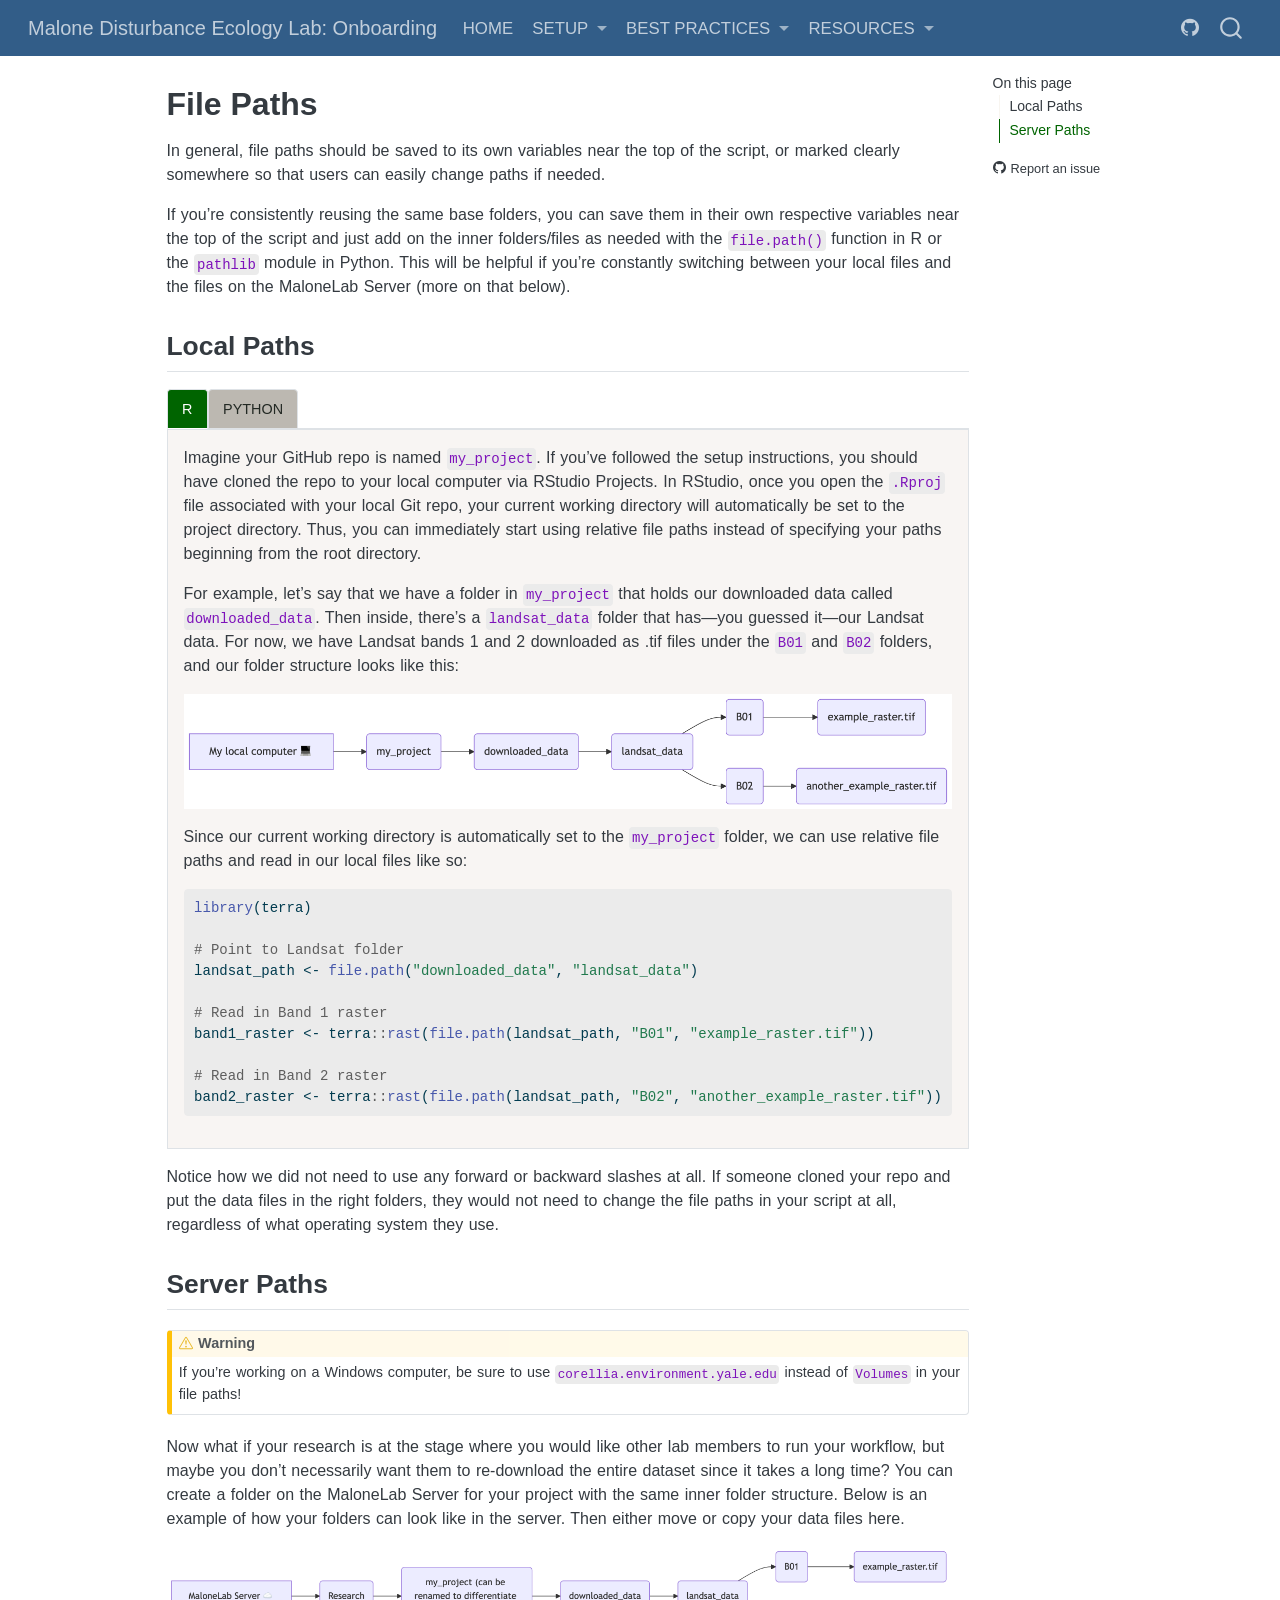
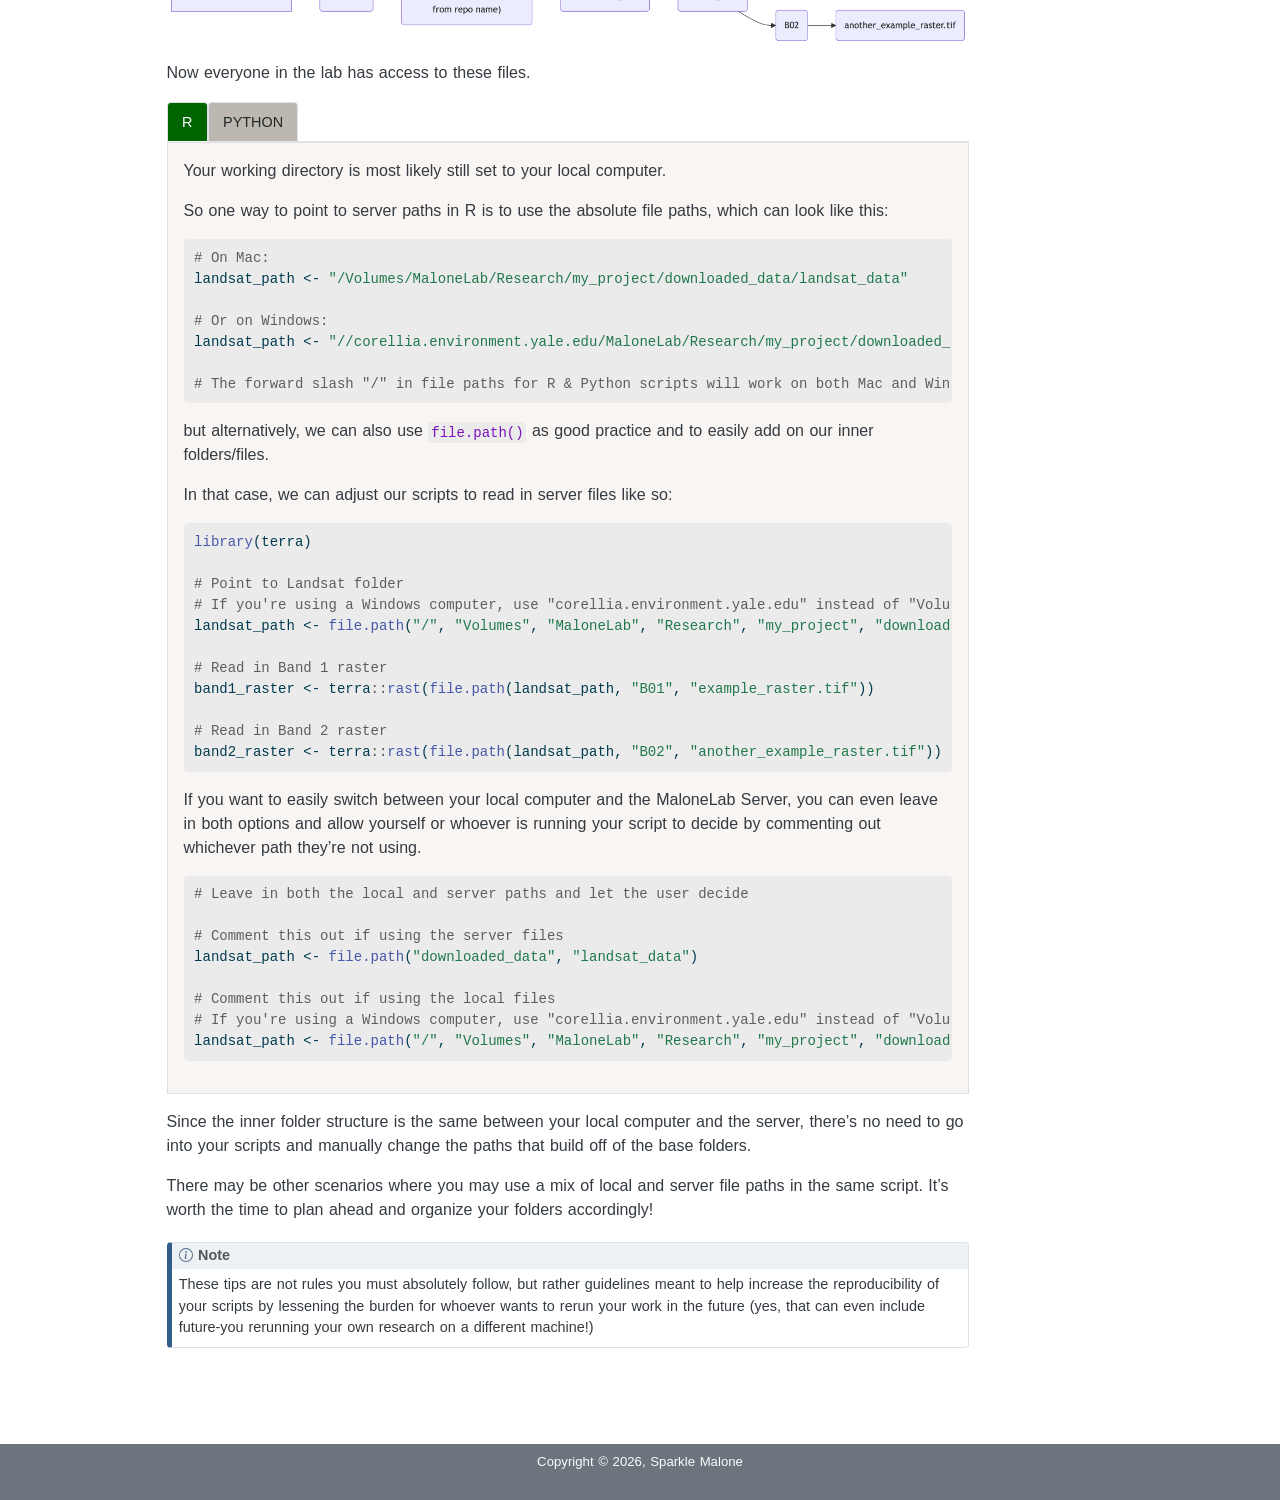
<file: file_paths.html>
<!DOCTYPE html>
<html xmlns="http://www.w3.org/1999/xhtml" lang="en" xml:lang="en"><head>

<meta charset="utf-8">
<meta name="generator" content="quarto-1.11.9">

<meta name="viewport" content="width=device-width, initial-scale=1.0, user-scalable=yes">


<title>File Paths – Malone Disturbance Ecology Lab: Onboarding</title>
<style>
/* Default styles provided by pandoc.
** See https://pandoc.org/MANUAL.html#variables-for-html for config info.
*/
span.smallcaps{font-variant: small-caps;}
div.columns{display: flex; gap: 1.5em;}
div.column{flex: auto;}
@media screen {
div.columns{gap: min(4vw, 1.5em);}
div.column{overflow-x: auto;}
}
div.hanging-indent{margin-left: 1.5em; text-indent: -1.5em;}
ul.task-list{list-style: none;}
ul.task-list li input[type="checkbox"] {
  width: 0.8em;
  margin: 0 0.8em 0.2em -1em; /* quarto-specific, see https://github.com/quarto-dev/quarto-cli/issues/4556 */ 
  vertical-align: middle;
}
/* CSS for syntax highlighting */
html { -webkit-text-size-adjust: 100%; }
pre > code.sourceCode { white-space: pre; position: relative; }
pre > code.sourceCode > span { display: inline-block; line-height: 1.25; }
pre > code.sourceCode > span:empty { height: 1.2em; }
.sourceCode { overflow: visible; }
code.sourceCode > span { color: inherit; text-decoration: inherit; }
div.sourceCode { margin: 1em 0; }
pre.sourceCode { margin: 0; }
@media screen {
div.sourceCode { overflow: auto; }
}
@media print {
pre > code.sourceCode { white-space: pre-wrap; }
pre > code.sourceCode > span { text-indent: -5em; padding-left: 5em; }
}
pre.numberSource code
  { counter-reset: source-line 0; }
pre.numberSource code > span
  { position: relative; left: -4em; counter-increment: source-line; }
pre.numberSource code > span > a:first-child::before
  { content: counter(source-line);
    position: relative; left: -1em; text-align: right; vertical-align: baseline;
    border: none; display: inline-block;
    -webkit-touch-callout: none; -webkit-user-select: none;
    -khtml-user-select: none; -moz-user-select: none;
    -ms-user-select: none; user-select: none;
    padding: 0 4px; width: 4em;
  }
pre.numberSource { margin-left: 3em;  padding-left: 4px; }
div.sourceCode
  {   }
@media screen {
pre > code.sourceCode > span > a:first-child::before { text-decoration: underline; }
}
</style>


<script src="site_libs/quarto-nav/quarto-nav.js"></script>
<script src="site_libs/quarto-nav/headroom.min.js"></script>
<script src="site_libs/clipboard/clipboard.min.js"></script>
<script src="site_libs/quarto-search/autocomplete.umd.js"></script>
<script src="site_libs/quarto-search/fuse.min.js"></script>
<script src="site_libs/quarto-search/quarto-search.js"></script>
<meta name="quarto:offset" content="./">
<script src="site_libs/quarto-html/quarto.js" type="module"></script>
<script src="site_libs/quarto-html/tabsets/tabsets.js" type="module"></script>
<script src="site_libs/quarto-html/scrollable-regions/scrollable-regions.js" type="module"></script>
<script src="site_libs/quarto-html/popper.min.js"></script>
<script src="site_libs/quarto-html/tippy.umd.min.js"></script>
<script src="site_libs/quarto-html/anchor.min.js"></script>
<link href="site_libs/quarto-html/tippy.css" rel="stylesheet">
<link href="site_libs/quarto-html/quarto-syntax-highlighting-63b5708e65d6cd79cd7618c58d0c21e7.css" rel="stylesheet" id="quarto-text-highlighting-styles">
<script src="site_libs/bootstrap/bootstrap.min.js"></script>
<link href="site_libs/bootstrap/bootstrap-icons.css" rel="stylesheet">
<link href="site_libs/bootstrap/bootstrap-2673ea60333bde4d92c5e68776a58de2.min.css" rel="stylesheet" append-hash="true" id="quarto-bootstrap" data-mode="light">
<script src="site_libs/quarto-contrib/glightbox/glightbox.min.js"></script>
<link href="site_libs/quarto-contrib/glightbox/glightbox.min.css" rel="stylesheet">
<link href="site_libs/quarto-contrib/glightbox/lightbox.css" rel="stylesheet">
<script id="quarto-search-options" type="application/json">{
  "location": "navbar",
  "copy-button": false,
  "collapse-after": 3,
  "panel-placement": "end",
  "type": "overlay",
  "limit": 50,
  "keyboard-shortcut": [
    "f",
    "/",
    "s"
  ],
  "show-item-context": false,
  "language": {
    "search-no-results-text": "No results",
    "search-matching-documents-text": "matching documents",
    "search-copy-link-title": "Copy link to search",
    "search-hide-matches-text": "Hide additional matches",
    "search-more-match-text": "more match in this document",
    "search-more-matches-text": "more matches in this document",
    "search-clear-button-title": "Clear",
    "search-text-placeholder": "",
    "search-detached-cancel-button-title": "Cancel",
    "search-submit-button-title": "Submit",
    "search-label": "Search"
  }
}</script>


</head>

<body class="nav-fixed quarto-light"><a id="quarto-skip-link" class="visually-hidden-focusable" href="#quarto-document-content">Skip to main content</a>

<div id="quarto-search-results"></div>
  <header id="quarto-header" class="headroom fixed-top">
    <nav class="navbar navbar-expand-lg " data-bs-theme="dark" aria-label="Site">
      <div class="navbar-container container-fluid">
      <div class="navbar-brand-container mx-auto">
    <a class="navbar-brand" href="./index.html">
    <span class="navbar-title">Malone Disturbance Ecology Lab: Onboarding</span>
    </a>
  </div>
          <button class="navbar-toggler" type="button" data-bs-toggle="collapse" data-bs-target="#navbarCollapse" aria-controls="navbarCollapse" aria-expanded="false" aria-label="Toggle navigation" onclick="if (window.quartoToggleHeadroom) { window.quartoToggleHeadroom(); }">
  <span class="navbar-toggler-icon"></span>
</button>
          <div class="collapse navbar-collapse" id="navbarCollapse">
            <ul class="navbar-nav navbar-nav-scroll me-auto">
  <li class="nav-item">
    <a class="nav-link" href="./index.html"> 
<span class="menu-text">Home</span></a>
  </li>  
  <li class="nav-item dropdown ">
    <a class="nav-link dropdown-toggle" href="#" id="nav-menu-setup" role="link" data-bs-toggle="dropdown" aria-expanded="false">
 <span class="menu-text">Setup</span>
    </a>
    <ul class="dropdown-menu" aria-labelledby="nav-menu-setup">    
        <li>
    <a class="dropdown-item" href="./installation.html">
 <span class="dropdown-text">Installation</span></a>
  </li>  
        <li>
    <a class="dropdown-item" href="./workflow.html">
 <span class="dropdown-text">Git Workflow</span></a>
  </li>  
        <li>
    <a class="dropdown-item" href="./server.html">
 <span class="dropdown-text">MaloneLab Server</span></a>
  </li>  
    </ul>
  </li>
  <li class="nav-item dropdown ">
    <a class="nav-link dropdown-toggle" href="#" id="nav-menu-best-practices" role="link" data-bs-toggle="dropdown" aria-expanded="false">
 <span class="menu-text">Best Practices</span>
    </a>
    <ul class="dropdown-menu" aria-labelledby="nav-menu-best-practices">    
        <li>
    <a class="dropdown-item" href="./where_to_put_data.html">
 <span class="dropdown-text">Where to Put Data</span></a>
  </li>  
        <li>
    <a class="dropdown-item" href="./file_paths.html">
 <span class="dropdown-text">File Paths</span></a>
  </li>  
        <li>
    <a class="dropdown-item" href="./readme.html">
 <span class="dropdown-text">README Help</span></a>
  </li>  
        <li>
    <a class="dropdown-item" href="./other_tips.html">
 <span class="dropdown-text">Other Tips</span></a>
  </li>  
    </ul>
  </li>
  <li class="nav-item dropdown ">
    <a class="nav-link dropdown-toggle" href="#" id="nav-menu-resources" role="link" data-bs-toggle="dropdown" aria-expanded="false">
 <span class="menu-text">Resources</span>
    </a>
    <ul class="dropdown-menu" aria-labelledby="nav-menu-resources">    
        <li>
    <a class="dropdown-item" href="./masterlist.html">
 <span class="dropdown-text">Masterlist</span></a>
  </li>  
        <li>
    <a class="dropdown-item" href="./EDI.html">
 <span class="dropdown-text">Publishing to EDI</span></a>
  </li>  
        <li>
    <a class="dropdown-item" href="./ai_disclosure_builder.html">
 <span class="dropdown-text">AI Disclosure Builder</span></a>
  </li>  
        <li>
    <a class="dropdown-item" href="./fluxnet_policies.html">
 <span class="dropdown-text">FLUXNET Policies</span></a>
  </li>  
    </ul>
  </li>
</ul>
            <ul class="navbar-nav navbar-nav-scroll ms-auto">
  <li class="nav-item compact">
    <a class="nav-link" href="https://github.com/Malone-Disturbance-Ecology-Lab/Onboarding"> <i class="bi bi-github" role="img">
</i> 
<span class="menu-text"></span></a>
  </li>  
</ul>
          </div> <!-- /navcollapse -->
            <div class="quarto-navbar-tools">
</div>
            <div id="quarto-search" class="" title="Search"></div>
      </div> <!-- /container-fluid -->
    </nav>
</header>
<!-- content -->
<div id="quarto-content" class="quarto-container page-columns page-rows-contents page-layout-article page-navbar">
<!-- sidebar -->
<!-- margin-sidebar -->
    <div id="quarto-margin-sidebar" class="sidebar margin-sidebar">
        <nav id="TOC" role="doc-toc" aria-labelledby="toc-title" class="toc-active">
    <h2 id="toc-title">On this page</h2>
   
  <ul>
  <li><a href="#local-paths" id="toc-local-paths" class="nav-link active" data-scroll-target="#local-paths">Local Paths</a></li>
  <li><a href="#server-paths" id="toc-server-paths" class="nav-link" data-scroll-target="#server-paths">Server Paths</a></li>
  </ul>
<div class="toc-actions"><ul><li><a href="https://github.com/Malone-Disturbance-Ecology-Lab/Onboarding/issues/new" class="toc-action"><i class="bi bi-github"></i>Report an issue</a></li></ul></div></nav>
    </div>
<!-- main -->
<main class="content" id="quarto-document-content" tabindex="-1">

<header id="title-block-header" class="quarto-title-block default">
<div class="quarto-title">
<h1 class="title">File Paths</h1>
</div>



<div class="quarto-title-meta">

    
  
    
  </div>
  


</header>


<p>In general, file paths should be saved to its own variables near the top of the script, or marked clearly somewhere so that users can easily change paths if needed.</p>
<p>If you’re consistently reusing the same base folders, you can save them in their own respective variables near the top of the script and just add on the inner folders/files as needed with the <code>file.path()</code> function in R or the <code>pathlib</code> module in Python. This will be helpful if you’re constantly switching between your local files and the files on the MaloneLab Server (more on that below).</p>
<section id="local-paths" class="level2">
<h2 class="anchored" data-anchor-id="local-paths">Local Paths</h2>
<div class="tabset-margin-container"></div><div class="panel-tabset">
<ul class="nav nav-tabs" role="tablist"><li class="nav-item" role="presentation"><a class="nav-link active" id="tabset-1-1-tab" data-bs-toggle="tab" data-bs-target="#tabset-1-1" role="tab" aria-controls="tabset-1-1" aria-selected="true" href="">R</a></li><li class="nav-item" role="presentation"><a class="nav-link" id="tabset-1-2-tab" data-bs-toggle="tab" data-bs-target="#tabset-1-2" role="tab" aria-controls="tabset-1-2" aria-selected="false" href="">Python</a></li></ul>
<div class="tab-content">
<div id="tabset-1-1" class="tab-pane active" role="tabpanel" aria-labelledby="tabset-1-1-tab">
<p>Imagine your GitHub repo is named <code>my_project</code>. If you’ve followed the setup instructions, you should have cloned the repo to your local computer via RStudio Projects. In RStudio, once you open the <code>.Rproj</code> file associated with your local Git repo, your current working directory will automatically be set to the project directory. Thus, you can immediately start using relative file paths instead of specifying your paths beginning from the root directory.</p>
<p>For example, let’s say that we have a folder in <code>my_project</code> that holds our downloaded data called <code>downloaded_data</code>. Then inside, there’s a <code>landsat_data</code> folder that has—you guessed it—our Landsat data. For now, we have Landsat bands 1 and 2 downloaded as .tif files under the <code>B01</code> and <code>B02</code> folders, and our folder structure looks like this:</p>
<p><a href="images/file_paths1.png" class="lightbox" data-gallery="quarto-lightbox-gallery-1"><img src="images/file_paths1.png" class="img-fluid" style="width:100.0%"></a></p>
<p>Since our current working directory is automatically set to the <code>my_project</code> folder, we can use relative file paths and read in our local files like so:</p>
<div class="cell">
<div class="code-copy-outer-scaffold"><div class="sourceCode cell-code" id="cb1"><pre class="sourceCode r code-with-copy"><code class="sourceCode r"><span id="cb1-1"><a href="#cb1-1" aria-hidden="true" tabindex="-1"></a><span class="fu">library</span>(terra)</span>
<span id="cb1-2"><a href="#cb1-2" aria-hidden="true" tabindex="-1"></a></span>
<span id="cb1-3"><a href="#cb1-3" aria-hidden="true" tabindex="-1"></a><span class="co"># Point to Landsat folder</span></span>
<span id="cb1-4"><a href="#cb1-4" aria-hidden="true" tabindex="-1"></a>landsat_path <span class="ot">&lt;-</span> <span class="fu">file.path</span>(<span class="st">"downloaded_data"</span>, <span class="st">"landsat_data"</span>)</span>
<span id="cb1-5"><a href="#cb1-5" aria-hidden="true" tabindex="-1"></a></span>
<span id="cb1-6"><a href="#cb1-6" aria-hidden="true" tabindex="-1"></a><span class="co"># Read in Band 1 raster</span></span>
<span id="cb1-7"><a href="#cb1-7" aria-hidden="true" tabindex="-1"></a>band1_raster <span class="ot">&lt;-</span> terra<span class="sc">::</span><span class="fu">rast</span>(<span class="fu">file.path</span>(landsat_path, <span class="st">"B01"</span>, <span class="st">"example_raster.tif"</span>))</span>
<span id="cb1-8"><a href="#cb1-8" aria-hidden="true" tabindex="-1"></a></span>
<span id="cb1-9"><a href="#cb1-9" aria-hidden="true" tabindex="-1"></a><span class="co"># Read in Band 2 raster</span></span>
<span id="cb1-10"><a href="#cb1-10" aria-hidden="true" tabindex="-1"></a>band2_raster <span class="ot">&lt;-</span> terra<span class="sc">::</span><span class="fu">rast</span>(<span class="fu">file.path</span>(landsat_path, <span class="st">"B02"</span>, <span class="st">"another_example_raster.tif"</span>))</span></code></pre></div><button title="Copy to Clipboard" class="code-copy-button"><i class="bi"></i></button></div>
</div>
</div>
<div id="tabset-1-2" class="tab-pane" role="tabpanel" aria-labelledby="tabset-1-2-tab">
<p>Imagine your GitHub repo is named <code>my_project</code>. If you’ve followed the setup instructions, you should have cloned the repo to your local computer via the VS Code GUI or GitHub Desktop. In VS Code or your preferred Python IDE, once you open the folder associated with your local Git repo, your current working directory will automatically be set to the project directory. Thus, you can immediately start using relative file paths instead of specifying your paths beginning from the root directory.</p>
<p>For example, let’s say that we have a folder in <code>my_project</code> that holds our downloaded data called <code>downloaded_data</code>. Then inside, there’s a <code>landsat_data</code> folder that has—you guessed it—our Landsat data. For now, we have Landsat bands 1 and 2 downloaded as .tif files under the <code>B01</code> and <code>B02</code> folders, and our folder structure looks like this:</p>
<p><a href="images/file_paths1.png" class="lightbox" data-gallery="quarto-lightbox-gallery-2"><img src="images/file_paths1.png" class="img-fluid" style="width:100.0%"></a></p>
<p>Since our current working directory is automatically set to the <code>my_project</code> folder, we can use relative file paths and read in our local files like so:</p>
<div class="code-copy-outer-scaffold"><div class="sourceCode" id="cb2"><pre class="sourceCode python code-with-copy"><code class="sourceCode python"><span id="cb2-1"><a href="#cb2-1" aria-hidden="true" tabindex="-1"></a><span class="im">import</span> rasterio</span>
<span id="cb2-2"><a href="#cb2-2" aria-hidden="true" tabindex="-1"></a><span class="im">from</span> pathlib <span class="im">import</span> Path</span>
<span id="cb2-3"><a href="#cb2-3" aria-hidden="true" tabindex="-1"></a></span>
<span id="cb2-4"><a href="#cb2-4" aria-hidden="true" tabindex="-1"></a><span class="co"># Point to Landsat folder</span></span>
<span id="cb2-5"><a href="#cb2-5" aria-hidden="true" tabindex="-1"></a>landsat_path <span class="op">=</span> Path(<span class="st">"downloaded_data"</span>, <span class="st">"landsat_data"</span>)</span>
<span id="cb2-6"><a href="#cb2-6" aria-hidden="true" tabindex="-1"></a></span>
<span id="cb2-7"><a href="#cb2-7" aria-hidden="true" tabindex="-1"></a><span class="co"># Read in Band 1 raster</span></span>
<span id="cb2-8"><a href="#cb2-8" aria-hidden="true" tabindex="-1"></a>band1_raster <span class="op">=</span> rasterio.<span class="bu">open</span>(landsat_path.joinpath(<span class="st">"B01"</span>, <span class="st">"example_raster.tif"</span>))</span>
<span id="cb2-9"><a href="#cb2-9" aria-hidden="true" tabindex="-1"></a></span>
<span id="cb2-10"><a href="#cb2-10" aria-hidden="true" tabindex="-1"></a><span class="co"># Read in Band 2 raster</span></span>
<span id="cb2-11"><a href="#cb2-11" aria-hidden="true" tabindex="-1"></a>band2_raster <span class="op">=</span> rasterio.<span class="bu">open</span>(landsat_path.joinpath(<span class="st">"B02"</span>, <span class="st">"another_example_raster.tif"</span>))</span>
<span id="cb2-12"><a href="#cb2-12" aria-hidden="true" tabindex="-1"></a></span>
<span id="cb2-13"><a href="#cb2-13" aria-hidden="true" tabindex="-1"></a><span class="co"># Close them when you're done</span></span>
<span id="cb2-14"><a href="#cb2-14" aria-hidden="true" tabindex="-1"></a>band1_raster.close()</span>
<span id="cb2-15"><a href="#cb2-15" aria-hidden="true" tabindex="-1"></a>band2_raster.close()</span></code></pre></div><button title="Copy to Clipboard" class="code-copy-button"><i class="bi"></i></button></div>
</div>
</div>
</div>
<p>Notice how we did not need to use any forward or backward slashes at all. If someone cloned your repo and put the data files in the right folders, they would not need to change the file paths in your script at all, regardless of what operating system they use.</p>
</section>
<section id="server-paths" class="level2">
<h2 class="anchored" data-anchor-id="server-paths">Server Paths</h2>
<div class="callout callout-style-default callout-warning callout-titled">
<div class="callout-header d-flex align-content-center">
<div class="callout-icon-container">
<i class="callout-icon"></i>
</div>
<div class="callout-title-container flex-fill">
Warning
</div>
</div>
<div class="callout-body-container callout-body">
<p>If you’re working on a Windows computer, be sure to use <code>corellia.environment.yale.edu</code> instead of <code>Volumes</code> in your file paths!</p>
</div>
</div>
<p>Now what if your research is at the stage where you would like other lab members to run your workflow, but maybe you don’t necessarily want them to re-download the entire dataset since it takes a long time? You can create a folder on the MaloneLab Server for your project with the same inner folder structure. Below is an example of how your folders can look like in the server. Then either move or copy your data files here.</p>
<p><a href="images/file_paths2.png" class="lightbox" data-gallery="quarto-lightbox-gallery-3"><img src="images/file_paths2.png" class="img-fluid" style="width:100.0%"></a></p>
<p>Now everyone in the lab has access to these files.</p>
<div class="tabset-margin-container"></div><div class="panel-tabset">
<ul class="nav nav-tabs" role="tablist"><li class="nav-item" role="presentation"><a class="nav-link active" id="tabset-2-1-tab" data-bs-toggle="tab" data-bs-target="#tabset-2-1" role="tab" aria-controls="tabset-2-1" aria-selected="true" href="">R</a></li><li class="nav-item" role="presentation"><a class="nav-link" id="tabset-2-2-tab" data-bs-toggle="tab" data-bs-target="#tabset-2-2" role="tab" aria-controls="tabset-2-2" aria-selected="false" href="">Python</a></li></ul>
<div class="tab-content">
<div id="tabset-2-1" class="tab-pane active" role="tabpanel" aria-labelledby="tabset-2-1-tab">
<p>Your working directory is most likely still set to your local computer.</p>
<p>So one way to point to server paths in R is to use the absolute file paths, which can look like this:</p>
<div class="cell">
<div class="code-copy-outer-scaffold"><div class="sourceCode cell-code" id="cb3"><pre class="sourceCode r code-with-copy"><code class="sourceCode r"><span id="cb3-1"><a href="#cb3-1" aria-hidden="true" tabindex="-1"></a><span class="co"># On Mac:</span></span>
<span id="cb3-2"><a href="#cb3-2" aria-hidden="true" tabindex="-1"></a>landsat_path <span class="ot">&lt;-</span> <span class="st">"/Volumes/MaloneLab/Research/my_project/downloaded_data/landsat_data"</span></span>
<span id="cb3-3"><a href="#cb3-3" aria-hidden="true" tabindex="-1"></a></span>
<span id="cb3-4"><a href="#cb3-4" aria-hidden="true" tabindex="-1"></a><span class="co"># Or on Windows:</span></span>
<span id="cb3-5"><a href="#cb3-5" aria-hidden="true" tabindex="-1"></a>landsat_path <span class="ot">&lt;-</span> <span class="st">"//corellia.environment.yale.edu/MaloneLab/Research/my_project/downloaded_data/landsat_data"</span></span>
<span id="cb3-6"><a href="#cb3-6" aria-hidden="true" tabindex="-1"></a></span>
<span id="cb3-7"><a href="#cb3-7" aria-hidden="true" tabindex="-1"></a><span class="co"># The forward slash "/" in file paths for R &amp; Python scripts will work on both Mac and Windows</span></span></code></pre></div><button title="Copy to Clipboard" class="code-copy-button"><i class="bi"></i></button></div>
</div>
<p>but alternatively, we can also use <code>file.path()</code> as good practice and to easily add on our inner folders/files.</p>
<p>In that case, we can adjust our scripts to read in server files like so:</p>
<div class="cell">
<div class="code-copy-outer-scaffold"><div class="sourceCode cell-code" id="cb4"><pre class="sourceCode r code-with-copy"><code class="sourceCode r"><span id="cb4-1"><a href="#cb4-1" aria-hidden="true" tabindex="-1"></a><span class="fu">library</span>(terra)</span>
<span id="cb4-2"><a href="#cb4-2" aria-hidden="true" tabindex="-1"></a></span>
<span id="cb4-3"><a href="#cb4-3" aria-hidden="true" tabindex="-1"></a><span class="co"># Point to Landsat folder</span></span>
<span id="cb4-4"><a href="#cb4-4" aria-hidden="true" tabindex="-1"></a><span class="co"># If you're using a Windows computer, use "corellia.environment.yale.edu" instead of "Volumes"</span></span>
<span id="cb4-5"><a href="#cb4-5" aria-hidden="true" tabindex="-1"></a>landsat_path <span class="ot">&lt;-</span> <span class="fu">file.path</span>(<span class="st">"/"</span>, <span class="st">"Volumes"</span>, <span class="st">"MaloneLab"</span>, <span class="st">"Research"</span>, <span class="st">"my_project"</span>, <span class="st">"downloaded_data"</span>, <span class="st">"landsat_data"</span>)</span>
<span id="cb4-6"><a href="#cb4-6" aria-hidden="true" tabindex="-1"></a></span>
<span id="cb4-7"><a href="#cb4-7" aria-hidden="true" tabindex="-1"></a><span class="co"># Read in Band 1 raster</span></span>
<span id="cb4-8"><a href="#cb4-8" aria-hidden="true" tabindex="-1"></a>band1_raster <span class="ot">&lt;-</span> terra<span class="sc">::</span><span class="fu">rast</span>(<span class="fu">file.path</span>(landsat_path, <span class="st">"B01"</span>, <span class="st">"example_raster.tif"</span>))</span>
<span id="cb4-9"><a href="#cb4-9" aria-hidden="true" tabindex="-1"></a></span>
<span id="cb4-10"><a href="#cb4-10" aria-hidden="true" tabindex="-1"></a><span class="co"># Read in Band 2 raster</span></span>
<span id="cb4-11"><a href="#cb4-11" aria-hidden="true" tabindex="-1"></a>band2_raster <span class="ot">&lt;-</span> terra<span class="sc">::</span><span class="fu">rast</span>(<span class="fu">file.path</span>(landsat_path, <span class="st">"B02"</span>, <span class="st">"another_example_raster.tif"</span>))</span></code></pre></div><button title="Copy to Clipboard" class="code-copy-button"><i class="bi"></i></button></div>
</div>
<p>If you want to easily switch between your local computer and the MaloneLab Server, you can even leave in both options and allow yourself or whoever is running your script to decide by commenting out whichever path they’re not using.</p>
<div class="cell">
<div class="code-copy-outer-scaffold"><div class="sourceCode cell-code" id="cb5"><pre class="sourceCode r code-with-copy"><code class="sourceCode r"><span id="cb5-1"><a href="#cb5-1" aria-hidden="true" tabindex="-1"></a><span class="co"># Leave in both the local and server paths and let the user decide</span></span>
<span id="cb5-2"><a href="#cb5-2" aria-hidden="true" tabindex="-1"></a></span>
<span id="cb5-3"><a href="#cb5-3" aria-hidden="true" tabindex="-1"></a><span class="co"># Comment this out if using the server files</span></span>
<span id="cb5-4"><a href="#cb5-4" aria-hidden="true" tabindex="-1"></a>landsat_path <span class="ot">&lt;-</span> <span class="fu">file.path</span>(<span class="st">"downloaded_data"</span>, <span class="st">"landsat_data"</span>)</span>
<span id="cb5-5"><a href="#cb5-5" aria-hidden="true" tabindex="-1"></a></span>
<span id="cb5-6"><a href="#cb5-6" aria-hidden="true" tabindex="-1"></a><span class="co"># Comment this out if using the local files</span></span>
<span id="cb5-7"><a href="#cb5-7" aria-hidden="true" tabindex="-1"></a><span class="co"># If you're using a Windows computer, use "corellia.environment.yale.edu" instead of "Volumes"</span></span>
<span id="cb5-8"><a href="#cb5-8" aria-hidden="true" tabindex="-1"></a>landsat_path <span class="ot">&lt;-</span> <span class="fu">file.path</span>(<span class="st">"/"</span>, <span class="st">"Volumes"</span>, <span class="st">"MaloneLab"</span>, <span class="st">"Research"</span>, <span class="st">"my_project"</span>, <span class="st">"downloaded_data"</span>, <span class="st">"landsat_data"</span>)</span></code></pre></div><button title="Copy to Clipboard" class="code-copy-button"><i class="bi"></i></button></div>
</div>
</div>
<div id="tabset-2-2" class="tab-pane" role="tabpanel" aria-labelledby="tabset-2-2-tab">
<p>Your working directory is most likely still set to your local computer.</p>
<p>So one way to point to server paths in R is to use the absolute file paths, which can look like this:</p>
<div class="code-copy-outer-scaffold"><div class="sourceCode" id="cb6"><pre class="sourceCode python code-with-copy"><code class="sourceCode python"><span id="cb6-1"><a href="#cb6-1" aria-hidden="true" tabindex="-1"></a><span class="co"># On Mac:</span></span>
<span id="cb6-2"><a href="#cb6-2" aria-hidden="true" tabindex="-1"></a>landsat_path <span class="op">=</span> <span class="st">"/Volumes/MaloneLab/Research/my_project/downloaded_data/landsat_data"</span></span>
<span id="cb6-3"><a href="#cb6-3" aria-hidden="true" tabindex="-1"></a></span>
<span id="cb6-4"><a href="#cb6-4" aria-hidden="true" tabindex="-1"></a><span class="co"># Or on Windows:</span></span>
<span id="cb6-5"><a href="#cb6-5" aria-hidden="true" tabindex="-1"></a>landsat_path <span class="op">=</span> <span class="st">"//corellia.environment.yale.edu/MaloneLab/Research/my_project/downloaded_data/landsat_data"</span></span>
<span id="cb6-6"><a href="#cb6-6" aria-hidden="true" tabindex="-1"></a></span>
<span id="cb6-7"><a href="#cb6-7" aria-hidden="true" tabindex="-1"></a><span class="co"># The forward slash "/" in file paths for R &amp; Python scripts will work on both Mac and Windows</span></span></code></pre></div><button title="Copy to Clipboard" class="code-copy-button"><i class="bi"></i></button></div>
<p>but alternatively, we can also use the <code>pathlib</code> module as good practice and to easily add on our inner folders/files.</p>
<p>In that case, we can adjust our scripts to read in server files like so:</p>
<div class="code-copy-outer-scaffold"><div class="sourceCode" id="cb7"><pre class="sourceCode python code-with-copy"><code class="sourceCode python"><span id="cb7-1"><a href="#cb7-1" aria-hidden="true" tabindex="-1"></a><span class="im">import</span> rasterio</span>
<span id="cb7-2"><a href="#cb7-2" aria-hidden="true" tabindex="-1"></a><span class="im">from</span> pathlib <span class="im">import</span> Path</span>
<span id="cb7-3"><a href="#cb7-3" aria-hidden="true" tabindex="-1"></a></span>
<span id="cb7-4"><a href="#cb7-4" aria-hidden="true" tabindex="-1"></a><span class="co"># Point to Landsat folder</span></span>
<span id="cb7-5"><a href="#cb7-5" aria-hidden="true" tabindex="-1"></a><span class="co"># If you're using a Windows computer, use "corellia.environment.yale.edu" instead of "Volumes"</span></span>
<span id="cb7-6"><a href="#cb7-6" aria-hidden="true" tabindex="-1"></a>landsat_path <span class="op">=</span> Path(<span class="st">"/"</span>, <span class="st">"Volumes"</span>, <span class="st">"MaloneLab"</span>, <span class="st">"Research"</span>, <span class="st">"my_project"</span>, <span class="st">"downloaded_data"</span>, <span class="st">"landsat_data"</span>)</span>
<span id="cb7-7"><a href="#cb7-7" aria-hidden="true" tabindex="-1"></a></span>
<span id="cb7-8"><a href="#cb7-8" aria-hidden="true" tabindex="-1"></a><span class="co"># Read in Band 1 raster</span></span>
<span id="cb7-9"><a href="#cb7-9" aria-hidden="true" tabindex="-1"></a>band1_raster <span class="op">=</span> rasterio.<span class="bu">open</span>(landsat_path.joinpath(<span class="st">"B01"</span>, <span class="st">"example_raster.tif"</span>))</span>
<span id="cb7-10"><a href="#cb7-10" aria-hidden="true" tabindex="-1"></a></span>
<span id="cb7-11"><a href="#cb7-11" aria-hidden="true" tabindex="-1"></a><span class="co"># Read in Band 2 raster</span></span>
<span id="cb7-12"><a href="#cb7-12" aria-hidden="true" tabindex="-1"></a>band2_raster <span class="op">=</span> rasterio.<span class="bu">open</span>(landsat_path.joinpath(<span class="st">"B02"</span>, <span class="st">"another_example_raster.tif"</span>))</span>
<span id="cb7-13"><a href="#cb7-13" aria-hidden="true" tabindex="-1"></a></span>
<span id="cb7-14"><a href="#cb7-14" aria-hidden="true" tabindex="-1"></a><span class="co"># Close them when you're done</span></span>
<span id="cb7-15"><a href="#cb7-15" aria-hidden="true" tabindex="-1"></a>band1_raster.close()</span>
<span id="cb7-16"><a href="#cb7-16" aria-hidden="true" tabindex="-1"></a>band2_raster.close()</span></code></pre></div><button title="Copy to Clipboard" class="code-copy-button"><i class="bi"></i></button></div>
<p>If you want to easily switch between your local computer and the MaloneLab Server, you can even leave in both options and allow yourself or whoever is running your script to decide by commenting out whichever path they’re not using.</p>
<div class="code-copy-outer-scaffold"><div class="sourceCode" id="cb8"><pre class="sourceCode python code-with-copy"><code class="sourceCode python"><span id="cb8-1"><a href="#cb8-1" aria-hidden="true" tabindex="-1"></a><span class="co"># Leave in both the local and server paths and let the user decide</span></span>
<span id="cb8-2"><a href="#cb8-2" aria-hidden="true" tabindex="-1"></a></span>
<span id="cb8-3"><a href="#cb8-3" aria-hidden="true" tabindex="-1"></a><span class="co"># Comment this out if using the server files</span></span>
<span id="cb8-4"><a href="#cb8-4" aria-hidden="true" tabindex="-1"></a>landsat_path <span class="op">=</span> Path(<span class="st">"downloaded_data"</span>, <span class="st">"landsat_data"</span>)</span>
<span id="cb8-5"><a href="#cb8-5" aria-hidden="true" tabindex="-1"></a></span>
<span id="cb8-6"><a href="#cb8-6" aria-hidden="true" tabindex="-1"></a><span class="co"># Comment this out if using the local files</span></span>
<span id="cb8-7"><a href="#cb8-7" aria-hidden="true" tabindex="-1"></a><span class="co"># If you're using a Windows computer, use "corellia.environment.yale.edu" instead of "Volumes"</span></span>
<span id="cb8-8"><a href="#cb8-8" aria-hidden="true" tabindex="-1"></a>landsat_path <span class="op">=</span> Path(<span class="st">"/"</span>, <span class="st">"Volumes"</span>, <span class="st">"MaloneLab"</span>, <span class="st">"Research"</span>, <span class="st">"my_project"</span>, <span class="st">"downloaded_data"</span>, <span class="st">"landsat_data"</span>)</span></code></pre></div><button title="Copy to Clipboard" class="code-copy-button"><i class="bi"></i></button></div>
</div>
</div>
</div>
<p>Since the inner folder structure is the same between your local computer and the server, there’s no need to go into your scripts and manually change the paths that build off of the base folders.</p>
<p>There may be other scenarios where you may use a mix of local and server file paths in the same script. It’s worth the time to plan ahead and organize your folders accordingly!</p>
<div class="callout callout-style-default callout-note callout-titled">
<div class="callout-header d-flex align-content-center">
<div class="callout-icon-container">
<i class="callout-icon"></i>
</div>
<div class="callout-title-container flex-fill">
Note
</div>
</div>
<div class="callout-body-container callout-body">
<p>These tips are not rules you must absolutely follow, but rather guidelines meant to help increase the reproducibility of your scripts by lessening the burden for whoever wants to rerun your work in the future (yes, that can even include future-you rerunning your own research on a different machine!)</p>
</div>
</div>


</section>

</main> <!-- /main -->
<script id="quarto-html-after-body" type="application/javascript">
  window.document.addEventListener("DOMContentLoaded", function (event) {
    const icon = "";
    const anchorJS = new window.AnchorJS();
    anchorJS.options = {
      placement: 'right',
      icon: icon
    };
    anchorJS.add('.anchored');
    const isCodeAnnotation = (el) => {
      for (const clz of el.classList) {
        if (clz.startsWith('code-annotation-')) {                     
          return true;
        }
      }
      return false;
    }
    const onCopySuccess = function(e) {
      // button target
      const button = e.trigger;
      // don't keep focus
      button.blur();
      // flash "checked"
      button.classList.add('code-copy-button-checked');
      var currentTitle = button.getAttribute("title");
      button.setAttribute("title", "Copied!");
      let tooltip;
      if (window.bootstrap) {
        button.setAttribute("data-bs-toggle", "tooltip");
        button.setAttribute("data-bs-placement", "left");
        button.setAttribute("data-bs-title", "Copied!");
        tooltip = new bootstrap.Tooltip(button, 
          { trigger: "manual", 
            customClass: "code-copy-button-tooltip",
            offset: [0, -8]});
        tooltip.show();    
      }
      setTimeout(function() {
        if (tooltip) {
          tooltip.hide();
          button.removeAttribute("data-bs-title");
          button.removeAttribute("data-bs-toggle");
          button.removeAttribute("data-bs-placement");
        }
        button.setAttribute("title", currentTitle);
        button.classList.remove('code-copy-button-checked');
      }, 1000);
      // clear code selection
      e.clearSelection();
    }
    const getTextToCopy = function(trigger) {
      const outerScaffold = trigger.parentElement.cloneNode(true);
      const codeEl = outerScaffold.querySelector('code');
      for (const childEl of codeEl.children) {
        if (isCodeAnnotation(childEl)) {
          childEl.remove();
        }
      }
      return codeEl.innerText;
    }
    const clipboard = new window.ClipboardJS('.code-copy-button:not([data-in-quarto-modal])', {
      text: getTextToCopy
    });
    clipboard.on('success', onCopySuccess);
    if (window.document.getElementById('quarto-embedded-source-code-modal')) {
      const clipboardModal = new window.ClipboardJS('.code-copy-button[data-in-quarto-modal]', {
        text: getTextToCopy,
        container: window.document.getElementById('quarto-embedded-source-code-modal')
      });
      clipboardModal.on('success', onCopySuccess);
    }
      var localhostRegex = new RegExp(/^(?:http|https):\/\/localhost\:?[0-9]*\//);
      var mailtoRegex = new RegExp(/^mailto:/);
        var filterRegex = new RegExp("https:\/\/Malone-Disturbance-Ecology-Lab\.github\.io\/Onboarding\/");
      const newWindowLabel = "(opens in a new tab)";
      const newWindowNoteId = "quarto-ext-newwindow-label";
      // Links reference one hidden label through aria-describedby, so the
      // announcement never changes their accessible name.
      var describeNewWindow = (link) => {
        if (!window.document.getElementById(newWindowNoteId)) {
          var newWindowNote = window.document.createElement("span");
          newWindowNote.id = newWindowNoteId;
          newWindowNote.hidden = true;
          newWindowNote.textContent = newWindowLabel;
          window.document.body.appendChild(newWindowNote);
        }
        var describedBy = (link.getAttribute("aria-describedby") || "").split(/\s+/).filter(Boolean);
        if (!describedBy.includes(newWindowNoteId)) {
          describedBy.push(newWindowNoteId);
          link.setAttribute("aria-describedby", describedBy.join(" "));
        }
      }
      var isInternal = (href) => {
          return filterRegex.test(href) || localhostRegex.test(href) || mailtoRegex.test(href);
      }
      // Inspect non-navigation links and adorn them if external
      window.quartoDecorateExternalLinks = function (root) {
     var links = (root || window.document).querySelectorAll('a[href]:not(.nav-link):not(.navbar-brand):not(.toc-action):not(.sidebar-link):not(.sidebar-item-toggle):not(.pagination-link):not(.no-external):not([aria-hidden]):not(.dropdown-item):not(.quarto-navigation-tool):not(.about-link)');
      for (var i=0; i<links.length; i++) {
        const link = links[i];
        if (!isInternal(link.href)) {
          // undo the damage that might have been done by quarto-nav.js in the case of
          // links that we want to consider external
          if (link.dataset.originalHref !== undefined) {
            link.href = link.dataset.originalHref;
          }
            // target, if specified
            link.setAttribute("target", "_blank");
            if (link.getAttribute("rel") === null) {
              link.setAttribute("rel", "noopener");
            }
            describeNewWindow(link);
          if (!link.classList.contains('no-external-icon')) {
          }
        }
      }
      };
      window.quartoDecorateExternalLinks(window.document);
    // Esc closes the popup (WCAG 1.4.13) and focus leaving both trigger and
    // popup closes it (WCAG 2.4.11); tippy handles neither for interactive popups.
    const hideOnEscAndFocusOut = {
      name: 'hideOnEscAndFocusOut',
      defaultValue: true,
      fn(instance) {
        const dismiss = () => {
          // A show scheduled by the trigger delay would otherwise reopen it
          instance.clearDelayTimeouts();
          instance.hide();
        };
        const onKeyDown = (event) => {
          if (event.key !== 'Escape') {
            return;
          }
          // Keep Esc from also reaching page handlers (e.g. reveal.js overview),
          // except an open reveal.js slide menu, which Esc should close too.
          // The menu handles keys only when its keyboard option is on.
          const menuHandlesEsc = window.Reveal?.getPlugin?.('menu')?.isOpen() &&
            window.Reveal.getConfig().menu?.keyboard !== false;
          if (!menuHandlesEsc) {
            event.stopPropagation();
          }
          if (instance.popper.contains(window.document.activeElement)) {
            // Disabled while refocusing so the focus trigger does not reopen it
            instance.disable();
            instance.reference.focus();
            instance.enable();
          }
          dismiss();
        };
        const onFocusOut = (event) => {
          const target = event.relatedTarget;
          if (target && !instance.reference.contains(target) &&
              !instance.popper.contains(target)) {
            dismiss();
          }
        };
        // On the trigger too: a click trigger (code-annotations: select) has no
        // blur handling. Attached for the instance's lifetime so leaving the
        // trigger also cancels a show still pending on the trigger delay.
        instance.reference.addEventListener('focusout', onFocusOut);
        return {
          onShow() {
            window.document.addEventListener('keydown', onKeyDown, true);
            instance.popper.addEventListener('focusout', onFocusOut);
          },
          onHide() {
            window.document.removeEventListener('keydown', onKeyDown, true);
            instance.popper.removeEventListener('focusout', onFocusOut);
          },
          onDestroy() {
            instance.reference.removeEventListener('focusout', onFocusOut);
          },
        };
      },
    };
    function tippyHover(el, contentFn, onTriggerFn, onUntriggerFn) {
      const config = {
        allowHTML: true,
        maxWidth: 500,
        delay: 100,
        arrow: false,
        appendTo: function(el) {
            return el.parentElement;
        },
        interactive: true,
        interactiveBorder: 10,
        theme: 'quarto',
        placement: 'bottom-start',
        plugins: [hideOnEscAndFocusOut],
      };
      if (contentFn) {
        config.content = contentFn;
      }
      if (onTriggerFn) {
        config.onTrigger = onTriggerFn;
      }
      if (onUntriggerFn) {
        config.onUntrigger = onUntriggerFn;
      }
      window.tippy(el, config); 
    }
    const noterefs = window.document.querySelectorAll('a[role="doc-noteref"]');
    for (var i=0; i<noterefs.length; i++) {
      const ref = noterefs[i];
      tippyHover(ref, function() {
        // use id or data attribute instead here
        let href = ref.getAttribute('data-footnote-href') || ref.getAttribute('href');
        try { href = new URL(href).hash; } catch {}
        const id = href.replace(/^#\/?/, "");
        const note = window.document.getElementById(id);
        if (note) {
          return note.innerHTML;
        } else {
          return "";
        }
      });
    }
    const xrefs = window.document.querySelectorAll('a.quarto-xref');
    const processXRef = (id, note) => {
      // Strip column container classes
      const stripColumnClz = (el) => {
        el.classList.remove("page-full", "page-columns");
        if (el.children) {
          for (const child of el.children) {
            stripColumnClz(child);
          }
        }
      }
      stripColumnClz(note)
      if (id === null || id.startsWith('sec-')) {
        // Special case sections, only their first couple elements
        const container = document.createElement("div");
        if (note.children && note.children.length > 2) {
          container.appendChild(note.children[0].cloneNode(true));
          for (let i = 1; i < note.children.length; i++) {
            const child = note.children[i];
            if (child.tagName === "P" && child.innerText === "") {
              continue;
            } else {
              container.appendChild(child.cloneNode(true));
              break;
            }
          }
          if (window.Quarto?.typesetMath) {
            window.Quarto.typesetMath(container);
          }
          return container.innerHTML
        } else {
          if (window.Quarto?.typesetMath) {
            window.Quarto.typesetMath(note);
          }
          return note.innerHTML;
        }
      } else {
        // Remove any anchor links if they are present
        const anchorLink = note.querySelector('a.anchorjs-link');
        if (anchorLink) {
          anchorLink.remove();
        }
        if (window.Quarto?.typesetMath) {
          window.Quarto.typesetMath(note);
        }
        if (note.classList.contains("callout")) {
          return note.outerHTML;
        } else {
          return note.innerHTML;
        }
      }
    }
    for (var i=0; i<xrefs.length; i++) {
      const xref = xrefs[i];
      tippyHover(xref, undefined, function(instance) {
        instance.disable();
        let url = xref.getAttribute('href');
        let hash = undefined; 
        if (url.startsWith('#')) {
          hash = url;
        } else {
          try { hash = new URL(url).hash; } catch {}
        }
        if (hash) {
          const id = hash.replace(/^#\/?/, "");
          const note = window.document.getElementById(id);
          if (note !== null) {
            try {
              const html = processXRef(id, note.cloneNode(true));
              instance.setContent(html);
            } finally {
              instance.enable();
              instance.show();
            }
          } else {
            // See if we can fetch this
            fetch(url.split('#')[0])
            .then(res => res.text())
            .then(html => {
              const parser = new DOMParser();
              const htmlDoc = parser.parseFromString(html, "text/html");
              const note = htmlDoc.getElementById(id);
              if (note !== null) {
                const html = processXRef(id, note);
                instance.setContent(html);
              } 
            }).finally(() => {
              instance.enable();
              instance.show();
            });
          }
        } else {
          // See if we can fetch a full url (with no hash to target)
          // This is a special case and we should probably do some content thinning / targeting
          fetch(url)
          .then(res => res.text())
          .then(html => {
            const parser = new DOMParser();
            const htmlDoc = parser.parseFromString(html, "text/html");
            const note = htmlDoc.querySelector('main.content');
            if (note !== null) {
              // This should only happen for chapter cross references
              // (since there is no id in the URL)
              // remove the first header
              if (note.children.length > 0 && note.children[0].tagName === "HEADER") {
                note.children[0].remove();
              }
              const html = processXRef(null, note);
              instance.setContent(html);
            } 
          }).finally(() => {
            instance.enable();
            instance.show();
          });
        }
      }, function(instance) {
      });
    }
        let selectedAnnoteEl;
        const selectorForAnnotation = ( cell, annotation) => {
          let cellAttr = 'data-code-cell="' + cell + '"';
          let lineAttr = 'data-code-annotation="' +  annotation + '"';
          const selector = 'span[' + cellAttr + '][' + lineAttr + ']';
          return selector;
        }
        const selectCodeLines = (annoteEl) => {
          const doc = window.document;
          const targetCell = annoteEl.getAttribute("data-target-cell");
          const targetAnnotation = annoteEl.getAttribute("data-target-annotation");
          const annoteSpan = window.document.querySelector(selectorForAnnotation(targetCell, targetAnnotation));
          const lines = annoteSpan.getAttribute("data-code-lines").split(",");
          const lineIds = lines.map((line) => {
            return targetCell + "-" + line;
          })
          // Each band is positioned against its own containing block, which is
          // not the offsetParent of the lines, so place it from client rects.
          const placeBand = (band, firstEl, lastEl, codeBlock) => {
            const container = band.offsetParent;
            if (container === null) {
              return;
            }
            const containerRect = container.getBoundingClientRect();
            // Reveal.js scales slides with a transform, so convert client
            // pixels back to the CSS pixels of the container.
            const scale = containerRect.height / container.offsetHeight || 1;
            const firstRect = firstEl.getBoundingClientRect();
            const lastRect = lastEl.getBoundingClientRect();
            const top = (firstRect.top - containerRect.top) / scale - container.clientTop + container.scrollTop;
            const height = (lastRect.bottom - firstRect.top) / scale;
            band.style.top = top - 2 + "px";
            band.style.height = height + 4 + "px";
            if (codeBlock) {
              // Without the copy button wrapper, the containing block is wider
              // than the code block, so span the code block explicitly.
              const blockRect = codeBlock.getBoundingClientRect();
              band.style.left = (blockRect.left - containerRect.left) / scale - container.clientLeft + container.scrollLeft + "px";
              band.style.width = blockRect.width / scale + "px";
            }
          };
          if (lineIds.length > 0) {
            const el = window.document.getElementById(lineIds[0]);
            const lastEl = window.document.getElementById(lineIds[lineIds.length - 1]);
            const parent = el.parentElement.parentElement;
            // cook up a div (if necessary) and position it
            let div = window.document.getElementById("code-annotation-line-highlight");
            if (div === null) {
              div = window.document.createElement("div");
              div.setAttribute("id", "code-annotation-line-highlight");
              div.style.position = 'absolute';
              parent.appendChild(div);
            }
            placeBand(div, el, lastEl, parent.closest("div.sourceCode") || parent);
            let gutterDiv = window.document.getElementById("code-annotation-line-highlight-gutter");
            if (gutterDiv === null) {
              gutterDiv = window.document.createElement("div");
              gutterDiv.setAttribute("id", "code-annotation-line-highlight-gutter");
              gutterDiv.style.position = 'absolute';
              const codeCell = window.document.getElementById(targetCell);
              const gutter = codeCell.querySelector('.code-annotation-gutter');
              gutter.appendChild(gutterDiv);
            }
            placeBand(gutterDiv, el, lastEl);
            selectedAnnoteEl = annoteEl;
          }
        };
        const unselectCodeLines = () => {
          const elementsIds = ["code-annotation-line-highlight", "code-annotation-line-highlight-gutter"];
          elementsIds.forEach((elId) => {
            const div = window.document.getElementById(elId);
            if (div) {
              div.remove();
            }
          });
          selectedAnnoteEl = undefined;
        };
          // Handle positioning of the toggle
      window.addEventListener(
        "resize",
        throttle(() => {
          elRect = undefined;
          if (selectedAnnoteEl) {
            selectCodeLines(selectedAnnoteEl);
          }
        }, 10)
      );
      function throttle(fn, ms) {
      let throttle = false;
      let timer;
        return (...args) => {
          if(!throttle) { // first call gets through
              fn.apply(this, args);
              throttle = true;
          } else { // all the others get throttled
              if(timer) clearTimeout(timer); // cancel #2
              timer = setTimeout(() => {
                fn.apply(this, args);
                timer = throttle = false;
              }, ms);
          }
        };
      }
        // Attach click handler to the DT
        const annoteDls = window.document.querySelectorAll('dt[data-target-cell]');
        for (const annoteDlNode of annoteDls) {
          annoteDlNode.addEventListener('click', (event) => {
            const clickedEl = event.target;
            if (clickedEl !== selectedAnnoteEl) {
              unselectCodeLines();
              const activeEl = window.document.querySelector('dt[data-target-cell].code-annotation-active');
              if (activeEl) {
                activeEl.classList.remove('code-annotation-active');
              }
              selectCodeLines(clickedEl);
              clickedEl.classList.add('code-annotation-active');
            } else {
              // Unselect the line
              unselectCodeLines();
              clickedEl.classList.remove('code-annotation-active');
            }
          });
        }
    const findCites = (el) => {
      const parentEl = el.parentElement;
      if (parentEl) {
        const cites = parentEl.dataset.cites;
        if (cites) {
          return {
            el,
            cites: cites.split(' ')
          };
        } else {
          return findCites(el.parentElement)
        }
      } else {
        return undefined;
      }
    };
    var bibliorefs = window.document.querySelectorAll('a[role="doc-biblioref"]');
    for (var i=0; i<bibliorefs.length; i++) {
      const ref = bibliorefs[i];
      const citeInfo = findCites(ref);
      if (citeInfo) {
        tippyHover(citeInfo.el, function() {
          var popup = window.document.createElement('div');
          citeInfo.cites.forEach(function(cite) {
            var citeDiv = window.document.createElement('div');
            citeDiv.classList.add('hanging-indent');
            citeDiv.classList.add('csl-entry');
            var biblioDiv = window.document.getElementById('ref-' + cite);
            if (biblioDiv) {
              citeDiv.innerHTML = biblioDiv.innerHTML;
            }
            popup.appendChild(citeDiv);
          });
          return popup.innerHTML;
        });
      }
    }
  });
  </script>
  <script type="application/javascript">
  window.quartoScrollableRegionsLabels = {"code":"Scrollable code","output":"Scrollable output"};
  </script>
</div> <!-- /content -->
<footer class="footer">
  <div class="nav-footer">
    <div class="nav-footer-left">
      &nbsp;
    </div>   
    <div class="nav-footer-center">
<p>Copyright © 2026, Sparkle Malone</p>
<div class="toc-actions d-sm-block d-md-none"><ul><li><a href="https://github.com/Malone-Disturbance-Ecology-Lab/Onboarding/issues/new" class="toc-action"><i class="bi bi-github"></i>Report an issue</a></li></ul></div></div>
    <div class="nav-footer-right">
      &nbsp;
    </div>
  </div>
</footer>
<script>var lightboxQuarto = GLightbox({"closeEffect":"zoom","descPosition":"bottom","loop":false,"openEffect":"zoom","selector":".lightbox"});
(function() {
  let previousOnload = window.onload;
  window.onload = () => {
    if (previousOnload) {
      previousOnload();
    }
    lightboxQuarto.on('slide_before_load', (data) => {
      const { slideIndex, slideNode, slideConfig, player, trigger } = data;
      const href = trigger.getAttribute('href');
      if (href !== null) {
        const imgEl = window.document.querySelector(`a[href="${href}"] img`);
        if (imgEl !== null) {
          const srcAttr = imgEl.getAttribute("src");
          if (srcAttr && srcAttr.startsWith("data:")) {
            slideConfig.href = srcAttr;
          }
        }
      } 
    });
  
    lightboxQuarto.on('slide_after_load', (data) => {
      const { slideIndex, slideNode, slideConfig, player, trigger } = data;
      if (window.Quarto?.typesetMath) {
        window.Quarto.typesetMath(slideNode);
      }
    });
  
  };
  
})();
          </script>




</body></html>
</file>
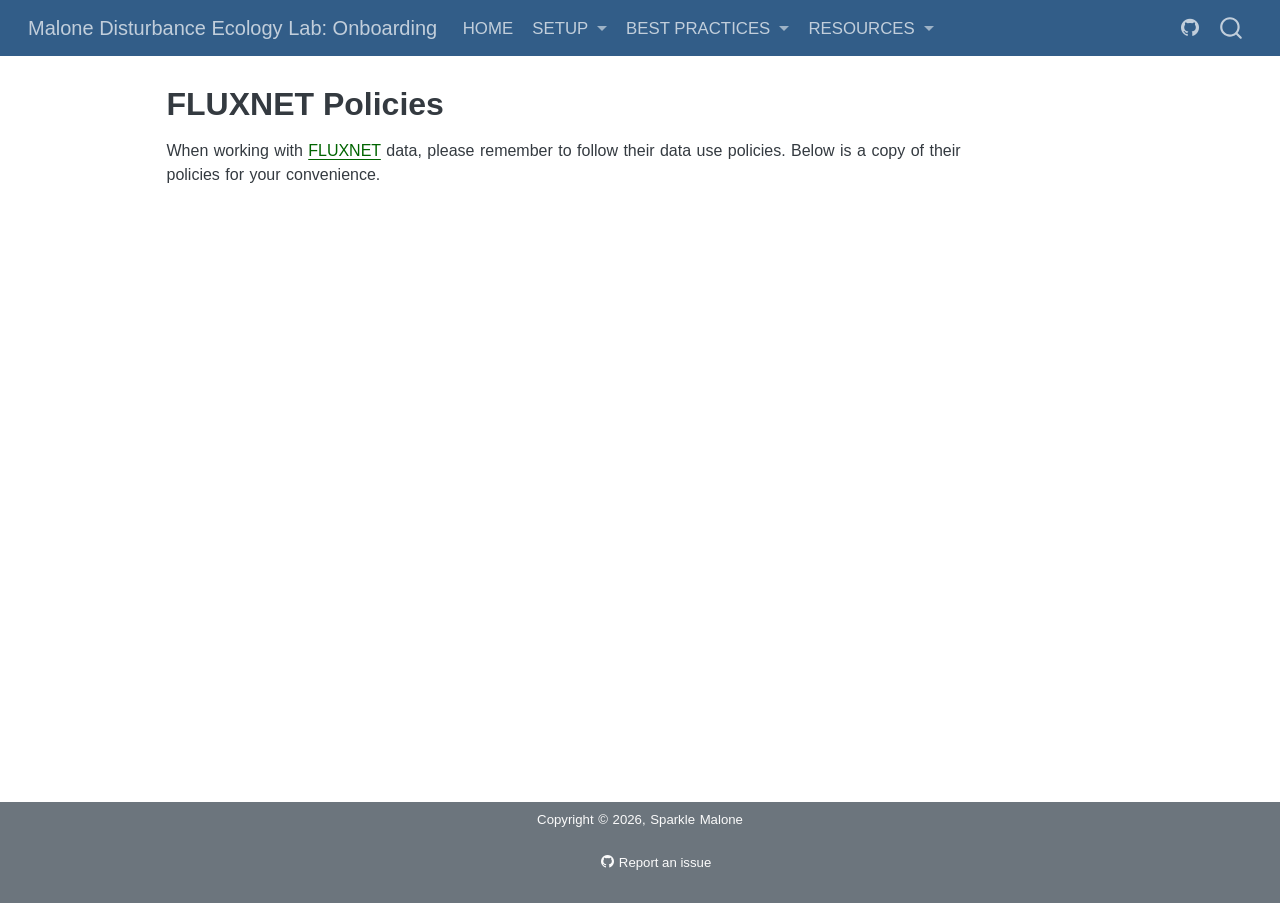
<file: fluxnet_policies.html>
<!DOCTYPE html>
<html xmlns="http://www.w3.org/1999/xhtml" lang="en" xml:lang="en"><head>

<meta charset="utf-8">
<meta name="generator" content="quarto-1.11.9">

<meta name="viewport" content="width=device-width, initial-scale=1.0, user-scalable=yes">


<title>FLUXNET Policies – Malone Disturbance Ecology Lab: Onboarding</title>
<style>
/* Default styles provided by pandoc.
** See https://pandoc.org/MANUAL.html#variables-for-html for config info.
*/
span.smallcaps{font-variant: small-caps;}
div.columns{display: flex; gap: 1.5em;}
div.column{flex: auto;}
@media screen {
div.columns{gap: min(4vw, 1.5em);}
div.column{overflow-x: auto;}
}
div.hanging-indent{margin-left: 1.5em; text-indent: -1.5em;}
ul.task-list{list-style: none;}
ul.task-list li input[type="checkbox"] {
  width: 0.8em;
  margin: 0 0.8em 0.2em -1em; /* quarto-specific, see https://github.com/quarto-dev/quarto-cli/issues/4556 */ 
  vertical-align: middle;
}
</style>


<script src="site_libs/quarto-nav/quarto-nav.js"></script>
<script src="site_libs/quarto-nav/headroom.min.js"></script>
<script src="site_libs/clipboard/clipboard.min.js"></script>
<script src="site_libs/quarto-search/autocomplete.umd.js"></script>
<script src="site_libs/quarto-search/fuse.min.js"></script>
<script src="site_libs/quarto-search/quarto-search.js"></script>
<meta name="quarto:offset" content="./">
<script src="site_libs/quarto-html/quarto.js" type="module"></script>
<script src="site_libs/quarto-html/tabsets/tabsets.js" type="module"></script>
<script src="site_libs/quarto-html/scrollable-regions/scrollable-regions.js" type="module"></script>
<script src="site_libs/quarto-html/popper.min.js"></script>
<script src="site_libs/quarto-html/tippy.umd.min.js"></script>
<script src="site_libs/quarto-html/anchor.min.js"></script>
<link href="site_libs/quarto-html/tippy.css" rel="stylesheet">
<link href="site_libs/quarto-html/quarto-syntax-highlighting-63b5708e65d6cd79cd7618c58d0c21e7.css" rel="stylesheet" id="quarto-text-highlighting-styles">
<script src="site_libs/bootstrap/bootstrap.min.js"></script>
<link href="site_libs/bootstrap/bootstrap-icons.css" rel="stylesheet">
<link href="site_libs/bootstrap/bootstrap-2673ea60333bde4d92c5e68776a58de2.min.css" rel="stylesheet" append-hash="true" id="quarto-bootstrap" data-mode="light">
<script id="quarto-search-options" type="application/json">{
  "location": "navbar",
  "copy-button": false,
  "collapse-after": 3,
  "panel-placement": "end",
  "type": "overlay",
  "limit": 50,
  "keyboard-shortcut": [
    "f",
    "/",
    "s"
  ],
  "show-item-context": false,
  "language": {
    "search-no-results-text": "No results",
    "search-matching-documents-text": "matching documents",
    "search-copy-link-title": "Copy link to search",
    "search-hide-matches-text": "Hide additional matches",
    "search-more-match-text": "more match in this document",
    "search-more-matches-text": "more matches in this document",
    "search-clear-button-title": "Clear",
    "search-text-placeholder": "",
    "search-detached-cancel-button-title": "Cancel",
    "search-submit-button-title": "Submit",
    "search-label": "Search"
  }
}</script>


</head>

<body class="nav-fixed quarto-light"><a id="quarto-skip-link" class="visually-hidden-focusable" href="#quarto-document-content">Skip to main content</a>

<div id="quarto-search-results"></div>
  <header id="quarto-header" class="headroom fixed-top">
    <nav class="navbar navbar-expand-lg " data-bs-theme="dark" aria-label="Site">
      <div class="navbar-container container-fluid">
      <div class="navbar-brand-container mx-auto">
    <a class="navbar-brand" href="./index.html">
    <span class="navbar-title">Malone Disturbance Ecology Lab: Onboarding</span>
    </a>
  </div>
          <button class="navbar-toggler" type="button" data-bs-toggle="collapse" data-bs-target="#navbarCollapse" aria-controls="navbarCollapse" aria-expanded="false" aria-label="Toggle navigation" onclick="if (window.quartoToggleHeadroom) { window.quartoToggleHeadroom(); }">
  <span class="navbar-toggler-icon"></span>
</button>
          <div class="collapse navbar-collapse" id="navbarCollapse">
            <ul class="navbar-nav navbar-nav-scroll me-auto">
  <li class="nav-item">
    <a class="nav-link" href="./index.html"> 
<span class="menu-text">Home</span></a>
  </li>  
  <li class="nav-item dropdown ">
    <a class="nav-link dropdown-toggle" href="#" id="nav-menu-setup" role="link" data-bs-toggle="dropdown" aria-expanded="false">
 <span class="menu-text">Setup</span>
    </a>
    <ul class="dropdown-menu" aria-labelledby="nav-menu-setup">    
        <li>
    <a class="dropdown-item" href="./installation.html">
 <span class="dropdown-text">Installation</span></a>
  </li>  
        <li>
    <a class="dropdown-item" href="./workflow.html">
 <span class="dropdown-text">Git Workflow</span></a>
  </li>  
        <li>
    <a class="dropdown-item" href="./server.html">
 <span class="dropdown-text">MaloneLab Server</span></a>
  </li>  
    </ul>
  </li>
  <li class="nav-item dropdown ">
    <a class="nav-link dropdown-toggle" href="#" id="nav-menu-best-practices" role="link" data-bs-toggle="dropdown" aria-expanded="false">
 <span class="menu-text">Best Practices</span>
    </a>
    <ul class="dropdown-menu" aria-labelledby="nav-menu-best-practices">    
        <li>
    <a class="dropdown-item" href="./where_to_put_data.html">
 <span class="dropdown-text">Where to Put Data</span></a>
  </li>  
        <li>
    <a class="dropdown-item" href="./file_paths.html">
 <span class="dropdown-text">File Paths</span></a>
  </li>  
        <li>
    <a class="dropdown-item" href="./readme.html">
 <span class="dropdown-text">README Help</span></a>
  </li>  
        <li>
    <a class="dropdown-item" href="./other_tips.html">
 <span class="dropdown-text">Other Tips</span></a>
  </li>  
    </ul>
  </li>
  <li class="nav-item dropdown ">
    <a class="nav-link dropdown-toggle" href="#" id="nav-menu-resources" role="link" data-bs-toggle="dropdown" aria-expanded="false">
 <span class="menu-text">Resources</span>
    </a>
    <ul class="dropdown-menu" aria-labelledby="nav-menu-resources">    
        <li>
    <a class="dropdown-item" href="./masterlist.html">
 <span class="dropdown-text">Masterlist</span></a>
  </li>  
        <li>
    <a class="dropdown-item" href="./EDI.html">
 <span class="dropdown-text">Publishing to EDI</span></a>
  </li>  
        <li>
    <a class="dropdown-item" href="./ai_disclosure_builder.html">
 <span class="dropdown-text">AI Disclosure Builder</span></a>
  </li>  
        <li>
    <a class="dropdown-item" href="./fluxnet_policies.html">
 <span class="dropdown-text">FLUXNET Policies</span></a>
  </li>  
    </ul>
  </li>
</ul>
            <ul class="navbar-nav navbar-nav-scroll ms-auto">
  <li class="nav-item compact">
    <a class="nav-link" href="https://github.com/Malone-Disturbance-Ecology-Lab/Onboarding"> <i class="bi bi-github" role="img">
</i> 
<span class="menu-text"></span></a>
  </li>  
</ul>
          </div> <!-- /navcollapse -->
            <div class="quarto-navbar-tools">
</div>
            <div id="quarto-search" class="" title="Search"></div>
      </div> <!-- /container-fluid -->
    </nav>
</header>
<!-- content -->
<div id="quarto-content" class="quarto-container page-columns page-rows-contents page-layout-article page-navbar">
<!-- sidebar -->
<!-- margin-sidebar -->
    <div id="quarto-margin-sidebar" class="sidebar margin-sidebar zindex-bottom">
        
    </div>
<!-- main -->
<main class="content" id="quarto-document-content" tabindex="-1">

<header id="title-block-header" class="quarto-title-block default">
<div class="quarto-title">
<h1 class="title">FLUXNET Policies</h1>
</div>



<div class="quarto-title-meta">

    
  
    
  </div>
  


</header>


<p>When working with <a href="https://fluxnet.org/">FLUXNET</a> data, please remember to follow their data use policies. Below is a copy of their policies for your convenience.</p>
<iframe src="Synthesis_licenses_FLUXNET_v2.pdf" width="100%" height="500px">
</iframe>



</main> <!-- /main -->
<script id="quarto-html-after-body" type="application/javascript">
  window.document.addEventListener("DOMContentLoaded", function (event) {
    const icon = "";
    const anchorJS = new window.AnchorJS();
    anchorJS.options = {
      placement: 'right',
      icon: icon
    };
    anchorJS.add('.anchored');
    const isCodeAnnotation = (el) => {
      for (const clz of el.classList) {
        if (clz.startsWith('code-annotation-')) {                     
          return true;
        }
      }
      return false;
    }
    const onCopySuccess = function(e) {
      // button target
      const button = e.trigger;
      // don't keep focus
      button.blur();
      // flash "checked"
      button.classList.add('code-copy-button-checked');
      var currentTitle = button.getAttribute("title");
      button.setAttribute("title", "Copied!");
      let tooltip;
      if (window.bootstrap) {
        button.setAttribute("data-bs-toggle", "tooltip");
        button.setAttribute("data-bs-placement", "left");
        button.setAttribute("data-bs-title", "Copied!");
        tooltip = new bootstrap.Tooltip(button, 
          { trigger: "manual", 
            customClass: "code-copy-button-tooltip",
            offset: [0, -8]});
        tooltip.show();    
      }
      setTimeout(function() {
        if (tooltip) {
          tooltip.hide();
          button.removeAttribute("data-bs-title");
          button.removeAttribute("data-bs-toggle");
          button.removeAttribute("data-bs-placement");
        }
        button.setAttribute("title", currentTitle);
        button.classList.remove('code-copy-button-checked');
      }, 1000);
      // clear code selection
      e.clearSelection();
    }
    const getTextToCopy = function(trigger) {
      const outerScaffold = trigger.parentElement.cloneNode(true);
      const codeEl = outerScaffold.querySelector('code');
      for (const childEl of codeEl.children) {
        if (isCodeAnnotation(childEl)) {
          childEl.remove();
        }
      }
      return codeEl.innerText;
    }
    const clipboard = new window.ClipboardJS('.code-copy-button:not([data-in-quarto-modal])', {
      text: getTextToCopy
    });
    clipboard.on('success', onCopySuccess);
    if (window.document.getElementById('quarto-embedded-source-code-modal')) {
      const clipboardModal = new window.ClipboardJS('.code-copy-button[data-in-quarto-modal]', {
        text: getTextToCopy,
        container: window.document.getElementById('quarto-embedded-source-code-modal')
      });
      clipboardModal.on('success', onCopySuccess);
    }
      var localhostRegex = new RegExp(/^(?:http|https):\/\/localhost\:?[0-9]*\//);
      var mailtoRegex = new RegExp(/^mailto:/);
        var filterRegex = new RegExp("https:\/\/Malone-Disturbance-Ecology-Lab\.github\.io\/Onboarding\/");
      const newWindowLabel = "(opens in a new tab)";
      const newWindowNoteId = "quarto-ext-newwindow-label";
      // Links reference one hidden label through aria-describedby, so the
      // announcement never changes their accessible name.
      var describeNewWindow = (link) => {
        if (!window.document.getElementById(newWindowNoteId)) {
          var newWindowNote = window.document.createElement("span");
          newWindowNote.id = newWindowNoteId;
          newWindowNote.hidden = true;
          newWindowNote.textContent = newWindowLabel;
          window.document.body.appendChild(newWindowNote);
        }
        var describedBy = (link.getAttribute("aria-describedby") || "").split(/\s+/).filter(Boolean);
        if (!describedBy.includes(newWindowNoteId)) {
          describedBy.push(newWindowNoteId);
          link.setAttribute("aria-describedby", describedBy.join(" "));
        }
      }
      var isInternal = (href) => {
          return filterRegex.test(href) || localhostRegex.test(href) || mailtoRegex.test(href);
      }
      // Inspect non-navigation links and adorn them if external
      window.quartoDecorateExternalLinks = function (root) {
     var links = (root || window.document).querySelectorAll('a[href]:not(.nav-link):not(.navbar-brand):not(.toc-action):not(.sidebar-link):not(.sidebar-item-toggle):not(.pagination-link):not(.no-external):not([aria-hidden]):not(.dropdown-item):not(.quarto-navigation-tool):not(.about-link)');
      for (var i=0; i<links.length; i++) {
        const link = links[i];
        if (!isInternal(link.href)) {
          // undo the damage that might have been done by quarto-nav.js in the case of
          // links that we want to consider external
          if (link.dataset.originalHref !== undefined) {
            link.href = link.dataset.originalHref;
          }
            // target, if specified
            link.setAttribute("target", "_blank");
            if (link.getAttribute("rel") === null) {
              link.setAttribute("rel", "noopener");
            }
            describeNewWindow(link);
          if (!link.classList.contains('no-external-icon')) {
          }
        }
      }
      };
      window.quartoDecorateExternalLinks(window.document);
    // Esc closes the popup (WCAG 1.4.13) and focus leaving both trigger and
    // popup closes it (WCAG 2.4.11); tippy handles neither for interactive popups.
    const hideOnEscAndFocusOut = {
      name: 'hideOnEscAndFocusOut',
      defaultValue: true,
      fn(instance) {
        const dismiss = () => {
          // A show scheduled by the trigger delay would otherwise reopen it
          instance.clearDelayTimeouts();
          instance.hide();
        };
        const onKeyDown = (event) => {
          if (event.key !== 'Escape') {
            return;
          }
          // Keep Esc from also reaching page handlers (e.g. reveal.js overview),
          // except an open reveal.js slide menu, which Esc should close too.
          // The menu handles keys only when its keyboard option is on.
          const menuHandlesEsc = window.Reveal?.getPlugin?.('menu')?.isOpen() &&
            window.Reveal.getConfig().menu?.keyboard !== false;
          if (!menuHandlesEsc) {
            event.stopPropagation();
          }
          if (instance.popper.contains(window.document.activeElement)) {
            // Disabled while refocusing so the focus trigger does not reopen it
            instance.disable();
            instance.reference.focus();
            instance.enable();
          }
          dismiss();
        };
        const onFocusOut = (event) => {
          const target = event.relatedTarget;
          if (target && !instance.reference.contains(target) &&
              !instance.popper.contains(target)) {
            dismiss();
          }
        };
        // On the trigger too: a click trigger (code-annotations: select) has no
        // blur handling. Attached for the instance's lifetime so leaving the
        // trigger also cancels a show still pending on the trigger delay.
        instance.reference.addEventListener('focusout', onFocusOut);
        return {
          onShow() {
            window.document.addEventListener('keydown', onKeyDown, true);
            instance.popper.addEventListener('focusout', onFocusOut);
          },
          onHide() {
            window.document.removeEventListener('keydown', onKeyDown, true);
            instance.popper.removeEventListener('focusout', onFocusOut);
          },
          onDestroy() {
            instance.reference.removeEventListener('focusout', onFocusOut);
          },
        };
      },
    };
    function tippyHover(el, contentFn, onTriggerFn, onUntriggerFn) {
      const config = {
        allowHTML: true,
        maxWidth: 500,
        delay: 100,
        arrow: false,
        appendTo: function(el) {
            return el.parentElement;
        },
        interactive: true,
        interactiveBorder: 10,
        theme: 'quarto',
        placement: 'bottom-start',
        plugins: [hideOnEscAndFocusOut],
      };
      if (contentFn) {
        config.content = contentFn;
      }
      if (onTriggerFn) {
        config.onTrigger = onTriggerFn;
      }
      if (onUntriggerFn) {
        config.onUntrigger = onUntriggerFn;
      }
      window.tippy(el, config); 
    }
    const noterefs = window.document.querySelectorAll('a[role="doc-noteref"]');
    for (var i=0; i<noterefs.length; i++) {
      const ref = noterefs[i];
      tippyHover(ref, function() {
        // use id or data attribute instead here
        let href = ref.getAttribute('data-footnote-href') || ref.getAttribute('href');
        try { href = new URL(href).hash; } catch {}
        const id = href.replace(/^#\/?/, "");
        const note = window.document.getElementById(id);
        if (note) {
          return note.innerHTML;
        } else {
          return "";
        }
      });
    }
    const xrefs = window.document.querySelectorAll('a.quarto-xref');
    const processXRef = (id, note) => {
      // Strip column container classes
      const stripColumnClz = (el) => {
        el.classList.remove("page-full", "page-columns");
        if (el.children) {
          for (const child of el.children) {
            stripColumnClz(child);
          }
        }
      }
      stripColumnClz(note)
      if (id === null || id.startsWith('sec-')) {
        // Special case sections, only their first couple elements
        const container = document.createElement("div");
        if (note.children && note.children.length > 2) {
          container.appendChild(note.children[0].cloneNode(true));
          for (let i = 1; i < note.children.length; i++) {
            const child = note.children[i];
            if (child.tagName === "P" && child.innerText === "") {
              continue;
            } else {
              container.appendChild(child.cloneNode(true));
              break;
            }
          }
          if (window.Quarto?.typesetMath) {
            window.Quarto.typesetMath(container);
          }
          return container.innerHTML
        } else {
          if (window.Quarto?.typesetMath) {
            window.Quarto.typesetMath(note);
          }
          return note.innerHTML;
        }
      } else {
        // Remove any anchor links if they are present
        const anchorLink = note.querySelector('a.anchorjs-link');
        if (anchorLink) {
          anchorLink.remove();
        }
        if (window.Quarto?.typesetMath) {
          window.Quarto.typesetMath(note);
        }
        if (note.classList.contains("callout")) {
          return note.outerHTML;
        } else {
          return note.innerHTML;
        }
      }
    }
    for (var i=0; i<xrefs.length; i++) {
      const xref = xrefs[i];
      tippyHover(xref, undefined, function(instance) {
        instance.disable();
        let url = xref.getAttribute('href');
        let hash = undefined; 
        if (url.startsWith('#')) {
          hash = url;
        } else {
          try { hash = new URL(url).hash; } catch {}
        }
        if (hash) {
          const id = hash.replace(/^#\/?/, "");
          const note = window.document.getElementById(id);
          if (note !== null) {
            try {
              const html = processXRef(id, note.cloneNode(true));
              instance.setContent(html);
            } finally {
              instance.enable();
              instance.show();
            }
          } else {
            // See if we can fetch this
            fetch(url.split('#')[0])
            .then(res => res.text())
            .then(html => {
              const parser = new DOMParser();
              const htmlDoc = parser.parseFromString(html, "text/html");
              const note = htmlDoc.getElementById(id);
              if (note !== null) {
                const html = processXRef(id, note);
                instance.setContent(html);
              } 
            }).finally(() => {
              instance.enable();
              instance.show();
            });
          }
        } else {
          // See if we can fetch a full url (with no hash to target)
          // This is a special case and we should probably do some content thinning / targeting
          fetch(url)
          .then(res => res.text())
          .then(html => {
            const parser = new DOMParser();
            const htmlDoc = parser.parseFromString(html, "text/html");
            const note = htmlDoc.querySelector('main.content');
            if (note !== null) {
              // This should only happen for chapter cross references
              // (since there is no id in the URL)
              // remove the first header
              if (note.children.length > 0 && note.children[0].tagName === "HEADER") {
                note.children[0].remove();
              }
              const html = processXRef(null, note);
              instance.setContent(html);
            } 
          }).finally(() => {
            instance.enable();
            instance.show();
          });
        }
      }, function(instance) {
      });
    }
        let selectedAnnoteEl;
        const selectorForAnnotation = ( cell, annotation) => {
          let cellAttr = 'data-code-cell="' + cell + '"';
          let lineAttr = 'data-code-annotation="' +  annotation + '"';
          const selector = 'span[' + cellAttr + '][' + lineAttr + ']';
          return selector;
        }
        const selectCodeLines = (annoteEl) => {
          const doc = window.document;
          const targetCell = annoteEl.getAttribute("data-target-cell");
          const targetAnnotation = annoteEl.getAttribute("data-target-annotation");
          const annoteSpan = window.document.querySelector(selectorForAnnotation(targetCell, targetAnnotation));
          const lines = annoteSpan.getAttribute("data-code-lines").split(",");
          const lineIds = lines.map((line) => {
            return targetCell + "-" + line;
          })
          // Each band is positioned against its own containing block, which is
          // not the offsetParent of the lines, so place it from client rects.
          const placeBand = (band, firstEl, lastEl, codeBlock) => {
            const container = band.offsetParent;
            if (container === null) {
              return;
            }
            const containerRect = container.getBoundingClientRect();
            // Reveal.js scales slides with a transform, so convert client
            // pixels back to the CSS pixels of the container.
            const scale = containerRect.height / container.offsetHeight || 1;
            const firstRect = firstEl.getBoundingClientRect();
            const lastRect = lastEl.getBoundingClientRect();
            const top = (firstRect.top - containerRect.top) / scale - container.clientTop + container.scrollTop;
            const height = (lastRect.bottom - firstRect.top) / scale;
            band.style.top = top - 2 + "px";
            band.style.height = height + 4 + "px";
            if (codeBlock) {
              // Without the copy button wrapper, the containing block is wider
              // than the code block, so span the code block explicitly.
              const blockRect = codeBlock.getBoundingClientRect();
              band.style.left = (blockRect.left - containerRect.left) / scale - container.clientLeft + container.scrollLeft + "px";
              band.style.width = blockRect.width / scale + "px";
            }
          };
          if (lineIds.length > 0) {
            const el = window.document.getElementById(lineIds[0]);
            const lastEl = window.document.getElementById(lineIds[lineIds.length - 1]);
            const parent = el.parentElement.parentElement;
            // cook up a div (if necessary) and position it
            let div = window.document.getElementById("code-annotation-line-highlight");
            if (div === null) {
              div = window.document.createElement("div");
              div.setAttribute("id", "code-annotation-line-highlight");
              div.style.position = 'absolute';
              parent.appendChild(div);
            }
            placeBand(div, el, lastEl, parent.closest("div.sourceCode") || parent);
            let gutterDiv = window.document.getElementById("code-annotation-line-highlight-gutter");
            if (gutterDiv === null) {
              gutterDiv = window.document.createElement("div");
              gutterDiv.setAttribute("id", "code-annotation-line-highlight-gutter");
              gutterDiv.style.position = 'absolute';
              const codeCell = window.document.getElementById(targetCell);
              const gutter = codeCell.querySelector('.code-annotation-gutter');
              gutter.appendChild(gutterDiv);
            }
            placeBand(gutterDiv, el, lastEl);
            selectedAnnoteEl = annoteEl;
          }
        };
        const unselectCodeLines = () => {
          const elementsIds = ["code-annotation-line-highlight", "code-annotation-line-highlight-gutter"];
          elementsIds.forEach((elId) => {
            const div = window.document.getElementById(elId);
            if (div) {
              div.remove();
            }
          });
          selectedAnnoteEl = undefined;
        };
          // Handle positioning of the toggle
      window.addEventListener(
        "resize",
        throttle(() => {
          elRect = undefined;
          if (selectedAnnoteEl) {
            selectCodeLines(selectedAnnoteEl);
          }
        }, 10)
      );
      function throttle(fn, ms) {
      let throttle = false;
      let timer;
        return (...args) => {
          if(!throttle) { // first call gets through
              fn.apply(this, args);
              throttle = true;
          } else { // all the others get throttled
              if(timer) clearTimeout(timer); // cancel #2
              timer = setTimeout(() => {
                fn.apply(this, args);
                timer = throttle = false;
              }, ms);
          }
        };
      }
        // Attach click handler to the DT
        const annoteDls = window.document.querySelectorAll('dt[data-target-cell]');
        for (const annoteDlNode of annoteDls) {
          annoteDlNode.addEventListener('click', (event) => {
            const clickedEl = event.target;
            if (clickedEl !== selectedAnnoteEl) {
              unselectCodeLines();
              const activeEl = window.document.querySelector('dt[data-target-cell].code-annotation-active');
              if (activeEl) {
                activeEl.classList.remove('code-annotation-active');
              }
              selectCodeLines(clickedEl);
              clickedEl.classList.add('code-annotation-active');
            } else {
              // Unselect the line
              unselectCodeLines();
              clickedEl.classList.remove('code-annotation-active');
            }
          });
        }
    const findCites = (el) => {
      const parentEl = el.parentElement;
      if (parentEl) {
        const cites = parentEl.dataset.cites;
        if (cites) {
          return {
            el,
            cites: cites.split(' ')
          };
        } else {
          return findCites(el.parentElement)
        }
      } else {
        return undefined;
      }
    };
    var bibliorefs = window.document.querySelectorAll('a[role="doc-biblioref"]');
    for (var i=0; i<bibliorefs.length; i++) {
      const ref = bibliorefs[i];
      const citeInfo = findCites(ref);
      if (citeInfo) {
        tippyHover(citeInfo.el, function() {
          var popup = window.document.createElement('div');
          citeInfo.cites.forEach(function(cite) {
            var citeDiv = window.document.createElement('div');
            citeDiv.classList.add('hanging-indent');
            citeDiv.classList.add('csl-entry');
            var biblioDiv = window.document.getElementById('ref-' + cite);
            if (biblioDiv) {
              citeDiv.innerHTML = biblioDiv.innerHTML;
            }
            popup.appendChild(citeDiv);
          });
          return popup.innerHTML;
        });
      }
    }
  });
  </script>
  <script type="application/javascript">
  window.quartoScrollableRegionsLabels = {"code":"Scrollable code","output":"Scrollable output"};
  </script>
</div> <!-- /content -->
<footer class="footer">
  <div class="nav-footer">
    <div class="nav-footer-left">
      &nbsp;
    </div>   
    <div class="nav-footer-center">
<p>Copyright © 2026, Sparkle Malone</p>
<div class="toc-actions"><ul><li><a href="https://github.com/Malone-Disturbance-Ecology-Lab/Onboarding/issues/new" class="toc-action"><i class="bi bi-github"></i>Report an issue</a></li></ul></div></div>
    <div class="nav-footer-right">
      &nbsp;
    </div>
  </div>
</footer>




</body></html>
</file>
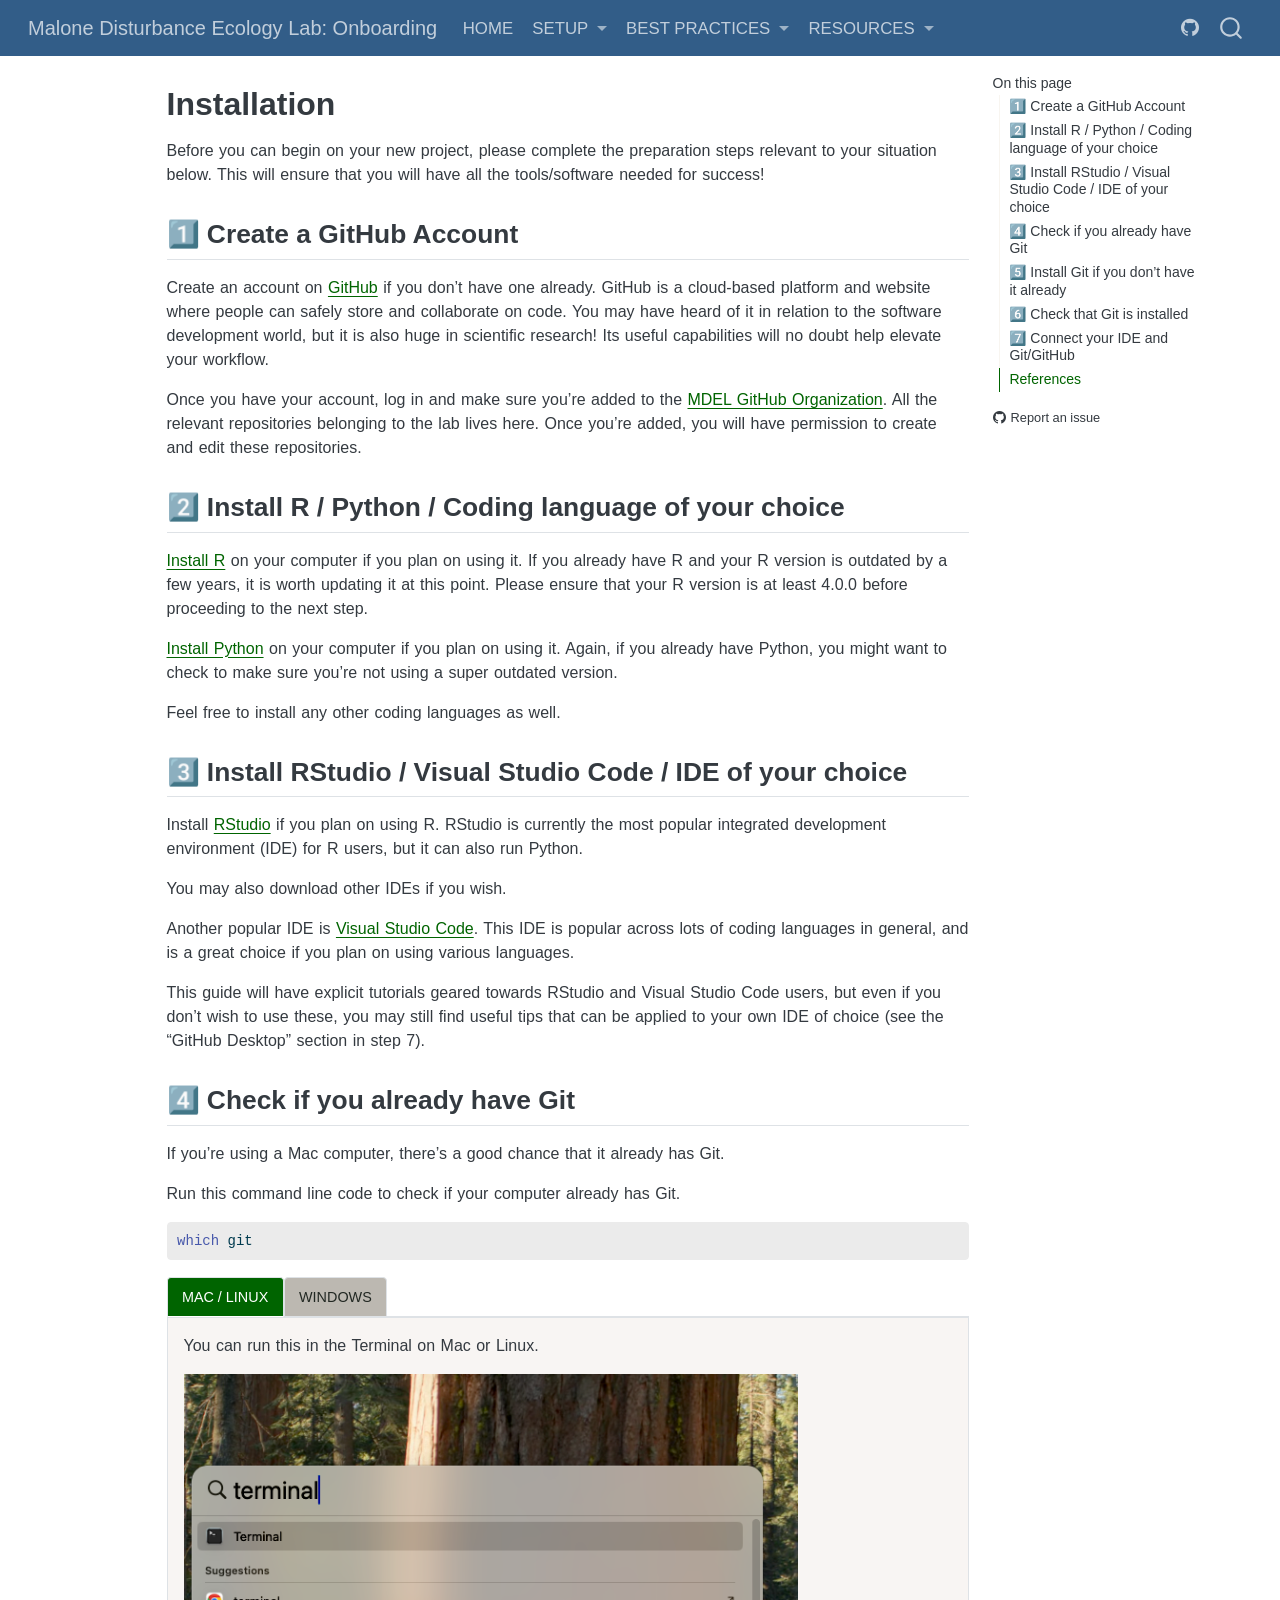
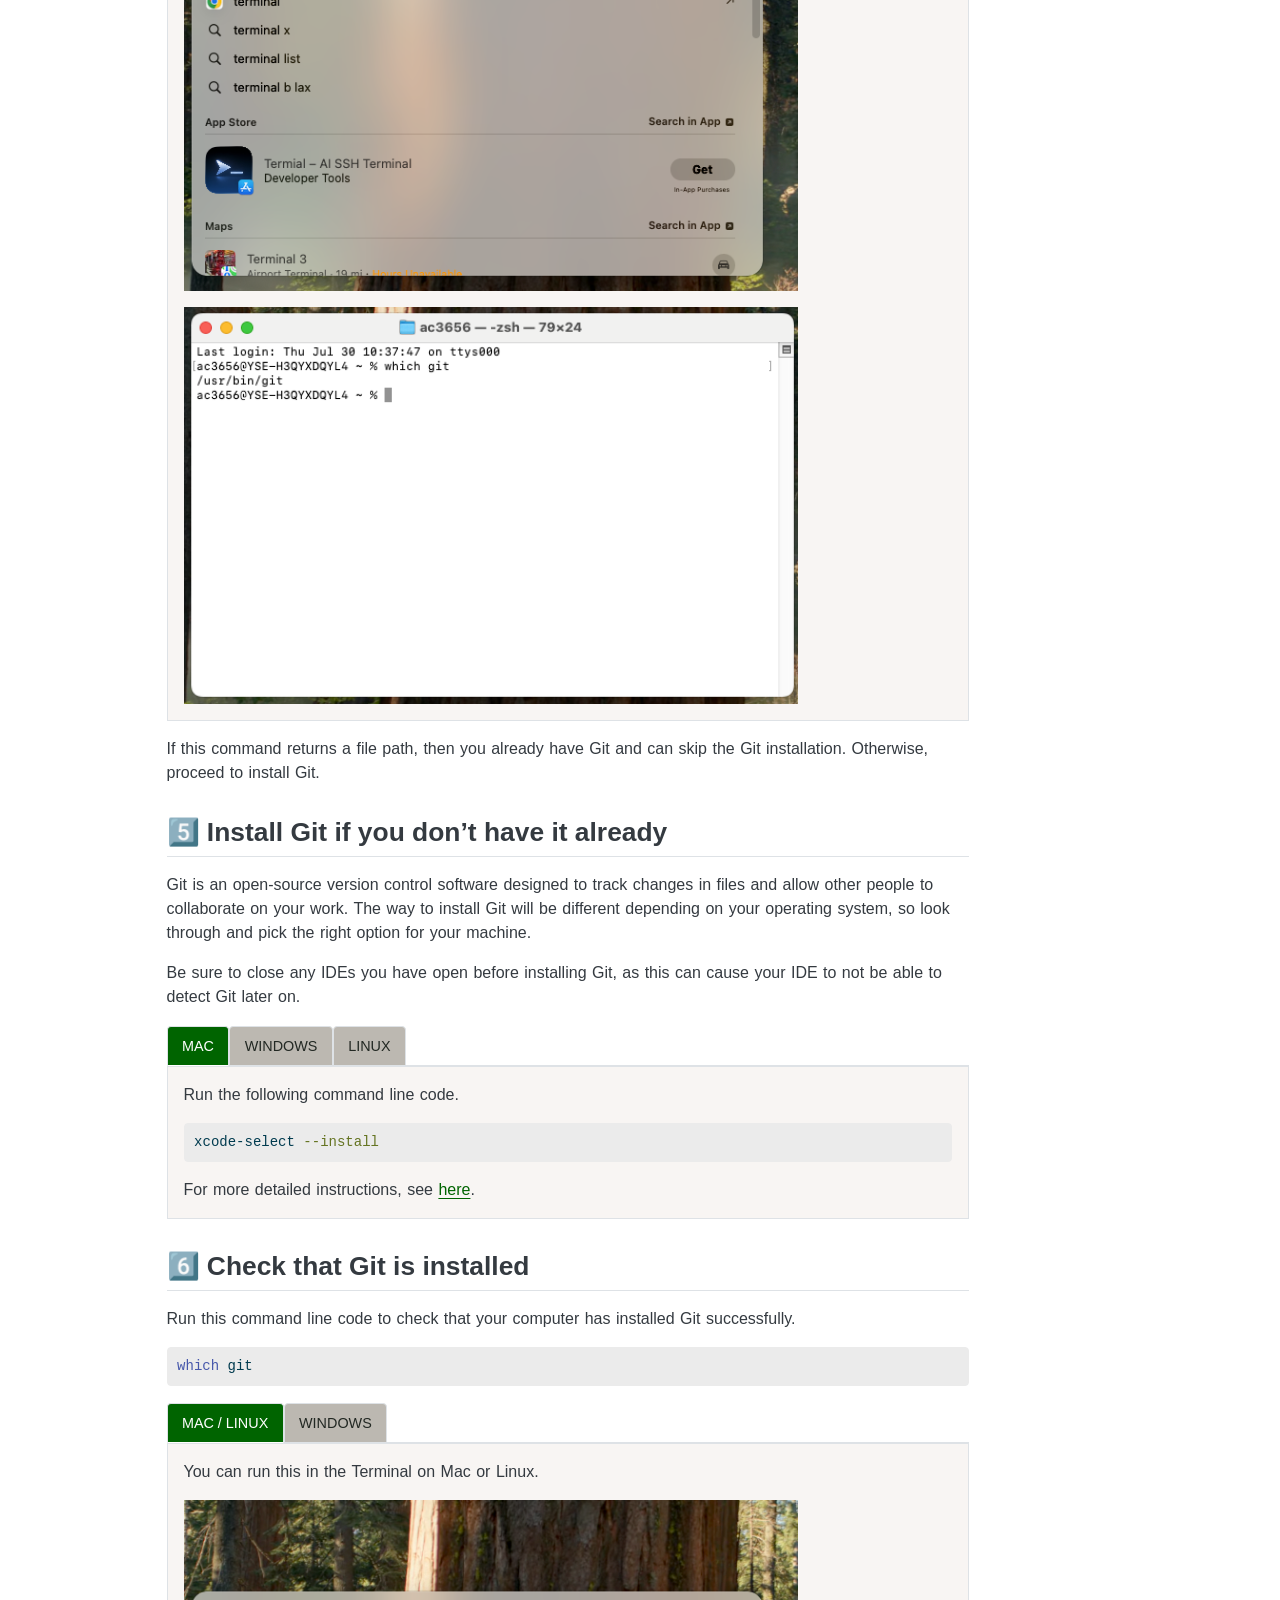
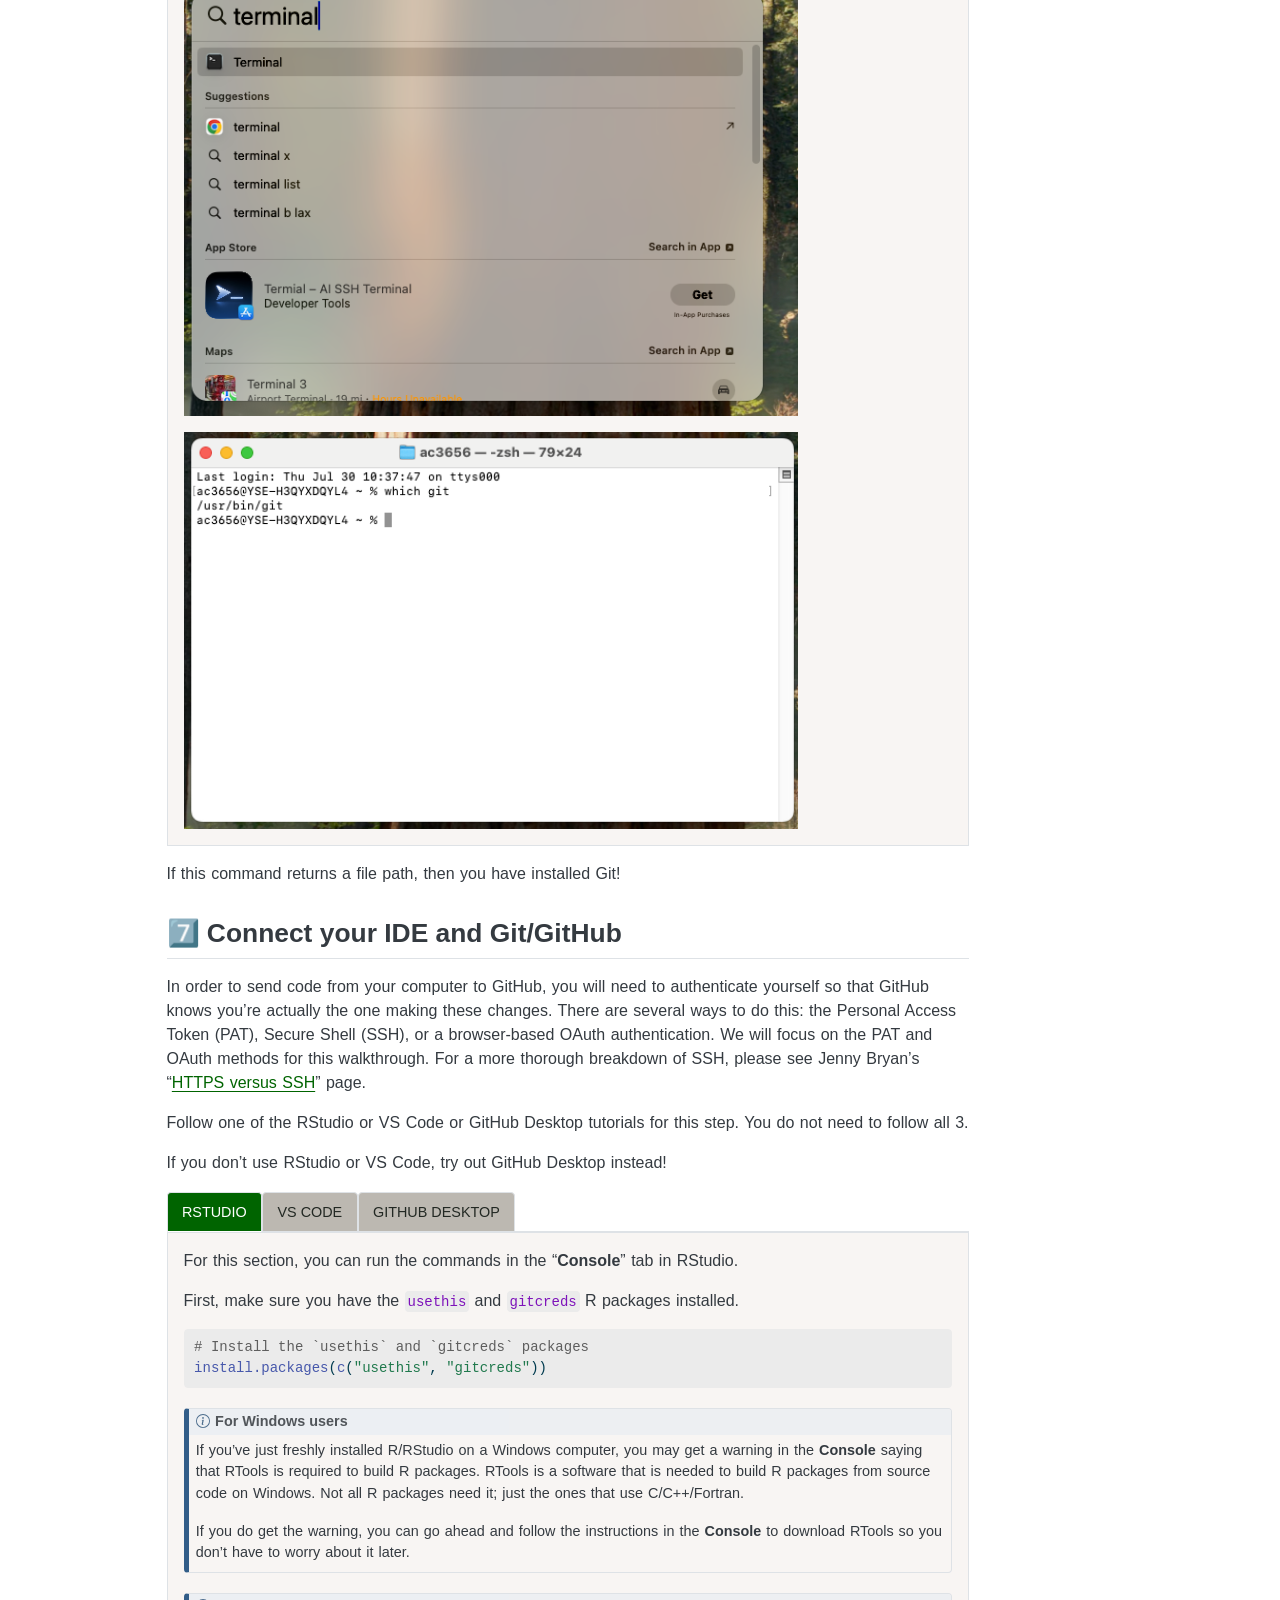
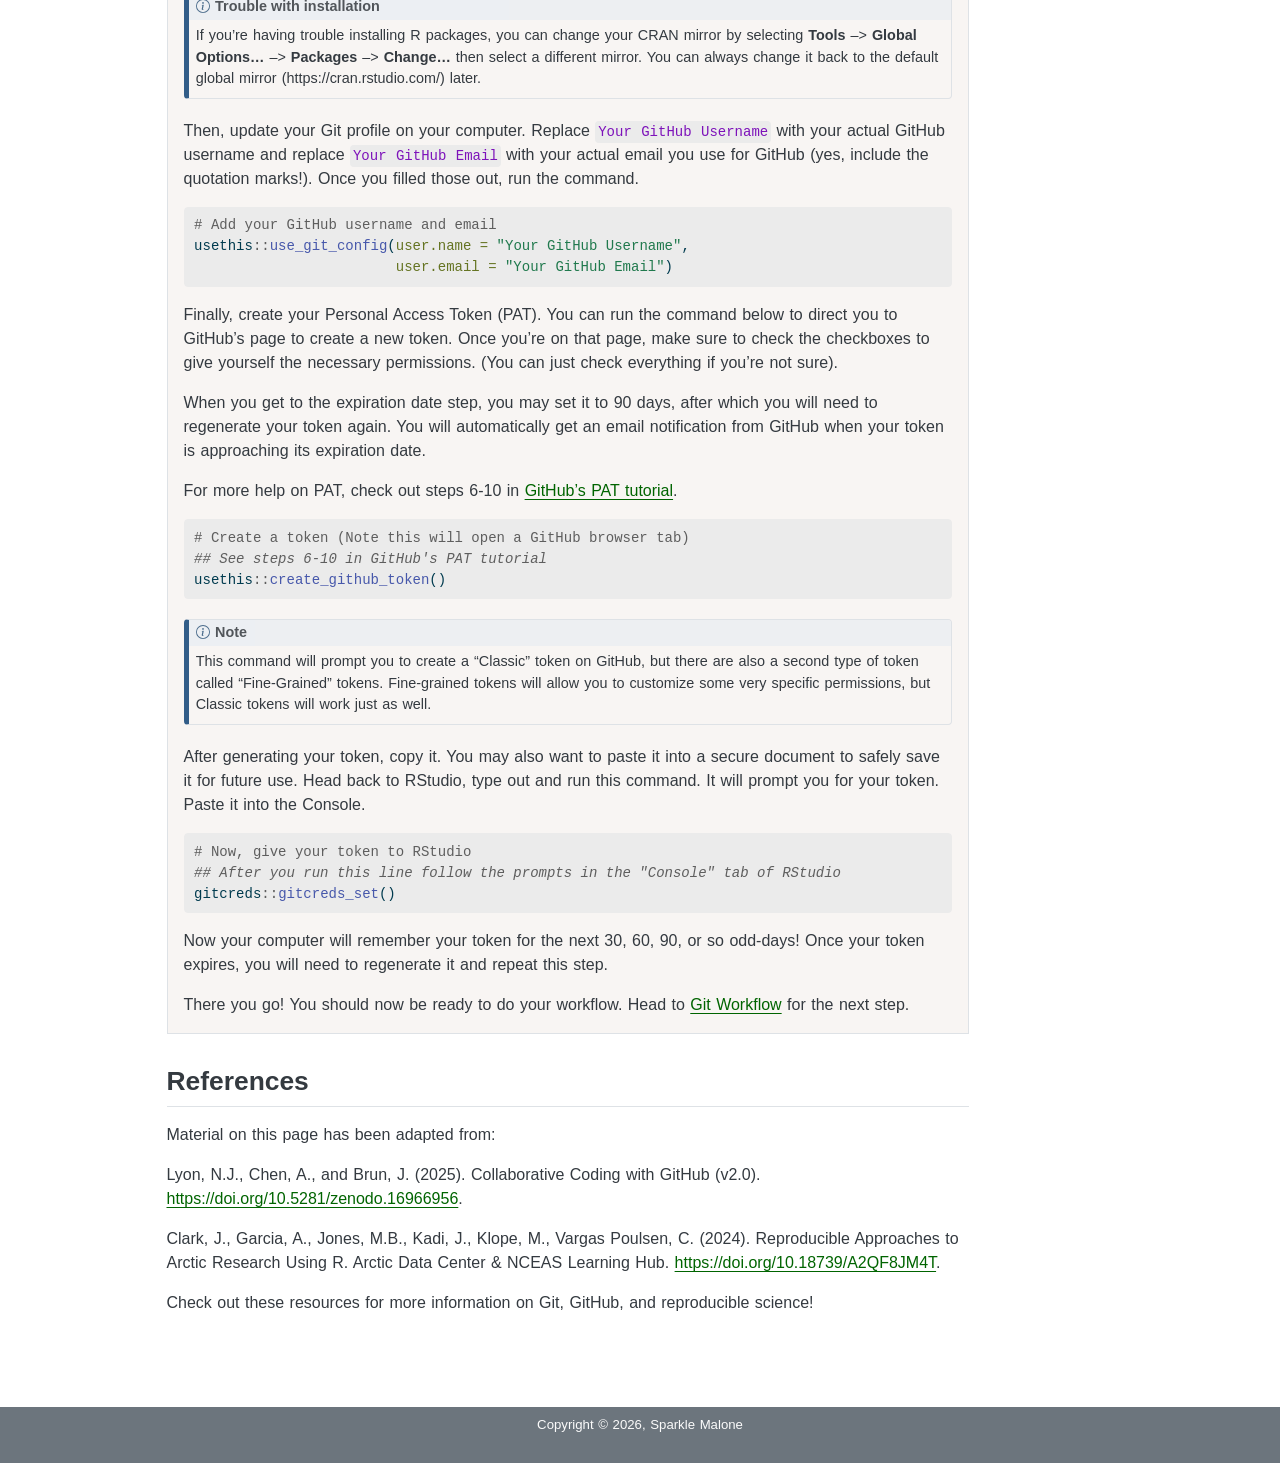
<file: installation.html>
<!DOCTYPE html>
<html xmlns="http://www.w3.org/1999/xhtml" lang="en" xml:lang="en"><head>

<meta charset="utf-8">
<meta name="generator" content="quarto-1.11.9">

<meta name="viewport" content="width=device-width, initial-scale=1.0, user-scalable=yes">


<title>Installation – Malone Disturbance Ecology Lab: Onboarding</title>
<style>
/* Default styles provided by pandoc.
** See https://pandoc.org/MANUAL.html#variables-for-html for config info.
*/
span.smallcaps{font-variant: small-caps;}
div.columns{display: flex; gap: 1.5em;}
div.column{flex: auto;}
@media screen {
div.columns{gap: min(4vw, 1.5em);}
div.column{overflow-x: auto;}
}
div.hanging-indent{margin-left: 1.5em; text-indent: -1.5em;}
ul.task-list{list-style: none;}
ul.task-list li input[type="checkbox"] {
  width: 0.8em;
  margin: 0 0.8em 0.2em -1em; /* quarto-specific, see https://github.com/quarto-dev/quarto-cli/issues/4556 */ 
  vertical-align: middle;
}
/* CSS for syntax highlighting */
html { -webkit-text-size-adjust: 100%; }
pre > code.sourceCode { white-space: pre; position: relative; }
pre > code.sourceCode > span { display: inline-block; line-height: 1.25; }
pre > code.sourceCode > span:empty { height: 1.2em; }
.sourceCode { overflow: visible; }
code.sourceCode > span { color: inherit; text-decoration: inherit; }
div.sourceCode { margin: 1em 0; }
pre.sourceCode { margin: 0; }
@media screen {
div.sourceCode { overflow: auto; }
}
@media print {
pre > code.sourceCode { white-space: pre-wrap; }
pre > code.sourceCode > span { text-indent: -5em; padding-left: 5em; }
}
pre.numberSource code
  { counter-reset: source-line 0; }
pre.numberSource code > span
  { position: relative; left: -4em; counter-increment: source-line; }
pre.numberSource code > span > a:first-child::before
  { content: counter(source-line);
    position: relative; left: -1em; text-align: right; vertical-align: baseline;
    border: none; display: inline-block;
    -webkit-touch-callout: none; -webkit-user-select: none;
    -khtml-user-select: none; -moz-user-select: none;
    -ms-user-select: none; user-select: none;
    padding: 0 4px; width: 4em;
  }
pre.numberSource { margin-left: 3em;  padding-left: 4px; }
div.sourceCode
  {   }
@media screen {
pre > code.sourceCode > span > a:first-child::before { text-decoration: underline; }
}
</style>


<script src="site_libs/quarto-nav/quarto-nav.js"></script>
<script src="site_libs/quarto-nav/headroom.min.js"></script>
<script src="site_libs/clipboard/clipboard.min.js"></script>
<script src="site_libs/quarto-search/autocomplete.umd.js"></script>
<script src="site_libs/quarto-search/fuse.min.js"></script>
<script src="site_libs/quarto-search/quarto-search.js"></script>
<meta name="quarto:offset" content="./">
<script src="site_libs/quarto-html/quarto.js" type="module"></script>
<script src="site_libs/quarto-html/tabsets/tabsets.js" type="module"></script>
<script src="site_libs/quarto-html/scrollable-regions/scrollable-regions.js" type="module"></script>
<script src="site_libs/quarto-html/popper.min.js"></script>
<script src="site_libs/quarto-html/tippy.umd.min.js"></script>
<script src="site_libs/quarto-html/anchor.min.js"></script>
<link href="site_libs/quarto-html/tippy.css" rel="stylesheet">
<link href="site_libs/quarto-html/quarto-syntax-highlighting-63b5708e65d6cd79cd7618c58d0c21e7.css" rel="stylesheet" id="quarto-text-highlighting-styles">
<script src="site_libs/bootstrap/bootstrap.min.js"></script>
<link href="site_libs/bootstrap/bootstrap-icons.css" rel="stylesheet">
<link href="site_libs/bootstrap/bootstrap-2673ea60333bde4d92c5e68776a58de2.min.css" rel="stylesheet" append-hash="true" id="quarto-bootstrap" data-mode="light">
<script src="site_libs/quarto-contrib/glightbox/glightbox.min.js"></script>
<link href="site_libs/quarto-contrib/glightbox/glightbox.min.css" rel="stylesheet">
<link href="site_libs/quarto-contrib/glightbox/lightbox.css" rel="stylesheet">
<script id="quarto-search-options" type="application/json">{
  "location": "navbar",
  "copy-button": false,
  "collapse-after": 3,
  "panel-placement": "end",
  "type": "overlay",
  "limit": 50,
  "keyboard-shortcut": [
    "f",
    "/",
    "s"
  ],
  "show-item-context": false,
  "language": {
    "search-no-results-text": "No results",
    "search-matching-documents-text": "matching documents",
    "search-copy-link-title": "Copy link to search",
    "search-hide-matches-text": "Hide additional matches",
    "search-more-match-text": "more match in this document",
    "search-more-matches-text": "more matches in this document",
    "search-clear-button-title": "Clear",
    "search-text-placeholder": "",
    "search-detached-cancel-button-title": "Cancel",
    "search-submit-button-title": "Submit",
    "search-label": "Search"
  }
}</script>


</head>

<body class="nav-fixed quarto-light"><a id="quarto-skip-link" class="visually-hidden-focusable" href="#quarto-document-content">Skip to main content</a>

<div id="quarto-search-results"></div>
  <header id="quarto-header" class="headroom fixed-top">
    <nav class="navbar navbar-expand-lg " data-bs-theme="dark" aria-label="Site">
      <div class="navbar-container container-fluid">
      <div class="navbar-brand-container mx-auto">
    <a class="navbar-brand" href="./index.html">
    <span class="navbar-title">Malone Disturbance Ecology Lab: Onboarding</span>
    </a>
  </div>
          <button class="navbar-toggler" type="button" data-bs-toggle="collapse" data-bs-target="#navbarCollapse" aria-controls="navbarCollapse" aria-expanded="false" aria-label="Toggle navigation" onclick="if (window.quartoToggleHeadroom) { window.quartoToggleHeadroom(); }">
  <span class="navbar-toggler-icon"></span>
</button>
          <div class="collapse navbar-collapse" id="navbarCollapse">
            <ul class="navbar-nav navbar-nav-scroll me-auto">
  <li class="nav-item">
    <a class="nav-link" href="./index.html"> 
<span class="menu-text">Home</span></a>
  </li>  
  <li class="nav-item dropdown ">
    <a class="nav-link dropdown-toggle" href="#" id="nav-menu-setup" role="link" data-bs-toggle="dropdown" aria-expanded="false">
 <span class="menu-text">Setup</span>
    </a>
    <ul class="dropdown-menu" aria-labelledby="nav-menu-setup">    
        <li>
    <a class="dropdown-item" href="./installation.html">
 <span class="dropdown-text">Installation</span></a>
  </li>  
        <li>
    <a class="dropdown-item" href="./workflow.html">
 <span class="dropdown-text">Git Workflow</span></a>
  </li>  
        <li>
    <a class="dropdown-item" href="./server.html">
 <span class="dropdown-text">MaloneLab Server</span></a>
  </li>  
    </ul>
  </li>
  <li class="nav-item dropdown ">
    <a class="nav-link dropdown-toggle" href="#" id="nav-menu-best-practices" role="link" data-bs-toggle="dropdown" aria-expanded="false">
 <span class="menu-text">Best Practices</span>
    </a>
    <ul class="dropdown-menu" aria-labelledby="nav-menu-best-practices">    
        <li>
    <a class="dropdown-item" href="./where_to_put_data.html">
 <span class="dropdown-text">Where to Put Data</span></a>
  </li>  
        <li>
    <a class="dropdown-item" href="./file_paths.html">
 <span class="dropdown-text">File Paths</span></a>
  </li>  
        <li>
    <a class="dropdown-item" href="./readme.html">
 <span class="dropdown-text">README Help</span></a>
  </li>  
        <li>
    <a class="dropdown-item" href="./other_tips.html">
 <span class="dropdown-text">Other Tips</span></a>
  </li>  
    </ul>
  </li>
  <li class="nav-item dropdown ">
    <a class="nav-link dropdown-toggle" href="#" id="nav-menu-resources" role="link" data-bs-toggle="dropdown" aria-expanded="false">
 <span class="menu-text">Resources</span>
    </a>
    <ul class="dropdown-menu" aria-labelledby="nav-menu-resources">    
        <li>
    <a class="dropdown-item" href="./masterlist.html">
 <span class="dropdown-text">Masterlist</span></a>
  </li>  
        <li>
    <a class="dropdown-item" href="./EDI.html">
 <span class="dropdown-text">Publishing to EDI</span></a>
  </li>  
        <li>
    <a class="dropdown-item" href="./ai_disclosure_builder.html">
 <span class="dropdown-text">AI Disclosure Builder</span></a>
  </li>  
        <li>
    <a class="dropdown-item" href="./fluxnet_policies.html">
 <span class="dropdown-text">FLUXNET Policies</span></a>
  </li>  
    </ul>
  </li>
</ul>
            <ul class="navbar-nav navbar-nav-scroll ms-auto">
  <li class="nav-item compact">
    <a class="nav-link" href="https://github.com/Malone-Disturbance-Ecology-Lab/Onboarding"> <i class="bi bi-github" role="img">
</i> 
<span class="menu-text"></span></a>
  </li>  
</ul>
          </div> <!-- /navcollapse -->
            <div class="quarto-navbar-tools">
</div>
            <div id="quarto-search" class="" title="Search"></div>
      </div> <!-- /container-fluid -->
    </nav>
</header>
<!-- content -->
<div id="quarto-content" class="quarto-container page-columns page-rows-contents page-layout-article page-navbar">
<!-- sidebar -->
<!-- margin-sidebar -->
    <div id="quarto-margin-sidebar" class="sidebar margin-sidebar">
        <nav id="TOC" role="doc-toc" aria-labelledby="toc-title" class="toc-active">
    <h2 id="toc-title">On this page</h2>
   
  <ul>
  <li><a href="#create-a-github-account" id="toc-create-a-github-account" class="nav-link active" data-scroll-target="#create-a-github-account">1️⃣ Create a GitHub Account</a></li>
  <li><a href="#install-r-python-coding-language-of-your-choice" id="toc-install-r-python-coding-language-of-your-choice" class="nav-link" data-scroll-target="#install-r-python-coding-language-of-your-choice">2️⃣ Install R / Python / Coding language of your choice</a></li>
  <li><a href="#install-rstudio-visual-studio-code-ide-of-your-choice" id="toc-install-rstudio-visual-studio-code-ide-of-your-choice" class="nav-link" data-scroll-target="#install-rstudio-visual-studio-code-ide-of-your-choice">3️⃣ Install RStudio / Visual Studio Code / IDE of your choice</a></li>
  <li><a href="#check-if-you-already-have-git" id="toc-check-if-you-already-have-git" class="nav-link" data-scroll-target="#check-if-you-already-have-git">4️⃣ Check if you already have Git</a></li>
  <li><a href="#install-git-if-you-dont-have-it-already" id="toc-install-git-if-you-dont-have-it-already" class="nav-link" data-scroll-target="#install-git-if-you-dont-have-it-already">5️⃣ Install Git if you don’t have it already</a></li>
  <li><a href="#check-that-git-is-installed" id="toc-check-that-git-is-installed" class="nav-link" data-scroll-target="#check-that-git-is-installed">6️⃣ Check that Git is installed</a></li>
  <li><a href="#connect-your-ide-and-gitgithub" id="toc-connect-your-ide-and-gitgithub" class="nav-link" data-scroll-target="#connect-your-ide-and-gitgithub">7️⃣ Connect your IDE and Git/GitHub</a></li>
  <li><a href="#references" id="toc-references" class="nav-link" data-scroll-target="#references">References</a></li>
  </ul>
<div class="toc-actions"><ul><li><a href="https://github.com/Malone-Disturbance-Ecology-Lab/Onboarding/issues/new" class="toc-action"><i class="bi bi-github"></i>Report an issue</a></li></ul></div></nav>
    </div>
<!-- main -->
<main class="content" id="quarto-document-content" tabindex="-1">

<header id="title-block-header" class="quarto-title-block default">
<div class="quarto-title">
<h1 class="title">Installation</h1>
</div>



<div class="quarto-title-meta">

    
  
    
  </div>
  


</header>


<p>Before you can begin on your new project, please complete the preparation steps relevant to your situation below. This will ensure that you will have all the tools/software needed for success!</p>
<section id="create-a-github-account" class="level2">
<h2 class="anchored" data-anchor-id="create-a-github-account">1️⃣ Create a GitHub Account</h2>
<p>Create an account on <a href="https://github.com/">GitHub</a> if you don’t have one already. GitHub is a cloud-based platform and website where people can safely store and collaborate on code. You may have heard of it in relation to the software development world, but it is also huge in scientific research! Its useful capabilities will no doubt help elevate your workflow.</p>
<p>Once you have your account, log in and make sure you’re added to the <a href="https://github.com/Malone-Disturbance-Ecology-Lab">MDEL GitHub Organization</a>. All the relevant repositories belonging to the lab lives here. Once you’re added, you will have permission to create and edit these repositories.</p>
</section>
<section id="install-r-python-coding-language-of-your-choice" class="level2">
<h2 class="anchored" data-anchor-id="install-r-python-coding-language-of-your-choice">2️⃣ Install R / Python / Coding language of your choice</h2>
<p><a href="https://www.r-project.org/">Install R</a> on your computer if you plan on using it. If you already have R and your R version is outdated by a few years, it is worth updating it at this point. Please ensure that your R version is at least 4.0.0 before proceeding to the next step.</p>
<p><a href="https://www.python.org/downloads/">Install Python</a> on your computer if you plan on using it. Again, if you already have Python, you might want to check to make sure you’re not using a super outdated version.</p>
<p>Feel free to install any other coding languages as well.</p>
</section>
<section id="install-rstudio-visual-studio-code-ide-of-your-choice" class="level2">
<h2 class="anchored" data-anchor-id="install-rstudio-visual-studio-code-ide-of-your-choice">3️⃣ Install RStudio / Visual Studio Code / IDE of your choice</h2>
<p>Install <a href="https://docs.posit.co/ide/user/#direct-downloads-open-source">RStudio</a> if you plan on using R. RStudio is currently the most popular integrated development environment (IDE) for R users, but it can also run Python.</p>
<p>You may also download other IDEs if you wish.</p>
<p>Another popular IDE is <a href="https://code.visualstudio.com/">Visual Studio Code</a>. This IDE is popular across lots of coding languages in general, and is a great choice if you plan on using various languages.</p>
<p>This guide will have explicit tutorials geared towards RStudio and Visual Studio Code users, but even if you don’t wish to use these, you may still find useful tips that can be applied to your own IDE of choice (see the “GitHub Desktop” section in step 7).</p>
</section>
<section id="check-if-you-already-have-git" class="level2">
<h2 class="anchored" data-anchor-id="check-if-you-already-have-git">4️⃣ Check if you already have Git</h2>
<p>If you’re using a Mac computer, there’s a good chance that it already has Git.</p>
<p>Run this command line code to check if your computer already has Git.</p>
<div class="code-copy-outer-scaffold"><div class="sourceCode" id="cb1"><pre class="sourceCode bash code-with-copy"><code class="sourceCode bash"><span id="cb1-1"><a href="#cb1-1" aria-hidden="true" tabindex="-1"></a><span class="fu">which</span> git</span></code></pre></div><button title="Copy to Clipboard" class="code-copy-button"><i class="bi"></i></button></div>
<div class="tabset-margin-container"></div><div class="panel-tabset">
<ul class="nav nav-tabs" role="tablist"><li class="nav-item" role="presentation"><a class="nav-link active" id="tabset-1-1-tab" data-bs-toggle="tab" data-bs-target="#tabset-1-1" role="tab" aria-controls="tabset-1-1" aria-selected="true" href="">Mac / Linux</a></li><li class="nav-item" role="presentation"><a class="nav-link" id="tabset-1-2-tab" data-bs-toggle="tab" data-bs-target="#tabset-1-2" role="tab" aria-controls="tabset-1-2" aria-selected="false" href="">Windows</a></li></ul>
<div class="tab-content">
<div id="tabset-1-1" class="tab-pane active" role="tabpanel" aria-labelledby="tabset-1-1-tab">
<p>You can run this in the Terminal on Mac or Linux.</p>
<p><a href="images/installation1.png" class="lightbox" data-gallery="quarto-lightbox-gallery-1"><img src="images/installation1.png" class="img-fluid" style="width:80.0%"></a></p>
<p><a href="images/installation2.png" class="lightbox" data-gallery="quarto-lightbox-gallery-2"><img src="images/installation2.png" class="img-fluid" style="width:80.0%"></a></p>
</div>
<div id="tabset-1-2" class="tab-pane" role="tabpanel" aria-labelledby="tabset-1-2-tab">
<p>If you’re using a Windows computer, and you don’t know if you have an equivalent shell, you can open up RStudio or VS Code and run this command in the “Terminal” tab/window.</p>
<p><a href="images/installation3.png" class="lightbox" data-gallery="quarto-lightbox-gallery-3"><img src="images/installation3.png" class="img-fluid" style="width:80.0%"></a></p>
</div>
</div>
</div>
<p>If this command returns a file path, then you already have Git and can skip the Git installation. Otherwise, proceed to install Git.</p>
</section>
<section id="install-git-if-you-dont-have-it-already" class="level2">
<h2 class="anchored" data-anchor-id="install-git-if-you-dont-have-it-already">5️⃣ Install Git if you don’t have it already</h2>
<p>Git is an open-source version control software designed to track changes in files and allow other people to collaborate on your work. The way to install Git will be different depending on your operating system, so look through and pick the right option for your machine.</p>
<p>Be sure to close any IDEs you have open before installing Git, as this can cause your IDE to not be able to detect Git later on.</p>
<div class="tabset-margin-container"></div><div class="panel-tabset">
<ul class="nav nav-tabs" role="tablist"><li class="nav-item" role="presentation"><a class="nav-link active" id="tabset-2-1-tab" data-bs-toggle="tab" data-bs-target="#tabset-2-1" role="tab" aria-controls="tabset-2-1" aria-selected="true" href="">Mac</a></li><li class="nav-item" role="presentation"><a class="nav-link" id="tabset-2-2-tab" data-bs-toggle="tab" data-bs-target="#tabset-2-2" role="tab" aria-controls="tabset-2-2" aria-selected="false" href="">Windows</a></li><li class="nav-item" role="presentation"><a class="nav-link" id="tabset-2-3-tab" data-bs-toggle="tab" data-bs-target="#tabset-2-3" role="tab" aria-controls="tabset-2-3" aria-selected="false" href="">Linux</a></li></ul>
<div class="tab-content">
<div id="tabset-2-1" class="tab-pane active" role="tabpanel" aria-labelledby="tabset-2-1-tab">
<p>Run the following command line code.</p>
<div class="code-copy-outer-scaffold"><div class="sourceCode" id="cb2"><pre class="sourceCode bash code-with-copy"><code class="sourceCode bash"><span id="cb2-1"><a href="#cb2-1" aria-hidden="true" tabindex="-1"></a><span class="ex">xcode-select</span> <span class="at">--install</span></span></code></pre></div><button title="Copy to Clipboard" class="code-copy-button"><i class="bi"></i></button></div>
<p>For more detailed instructions, see <a href="https://happygitwithr.com/install-git#macos">here</a>.</p>
</div>
<div id="tabset-2-2" class="tab-pane" role="tabpanel" aria-labelledby="tabset-2-2-tab">
<p><a href="https://gitforwindows.org/">Install Git for Windows</a> (a.k.a. “Git Bash”). When asked about “Adjusting your PATH environment”, <strong>select “Git from the command line and also from 3rd-party software”</strong>.</p>
<p>For more detailed instructions, see <a href="https://happygitwithr.com/install-git#install-git-windows">here</a>.</p>
</div>
<div id="tabset-2-3" class="tab-pane" role="tabpanel" aria-labelledby="tabset-2-3-tab">
<p>Install Git via your distro’s package manager (in the Terminal).</p>
<p>If you use Ubuntu or Debian Linux that code is as follows:</p>
<div class="code-copy-outer-scaffold"><div class="sourceCode" id="cb3"><pre class="sourceCode bash code-with-copy"><code class="sourceCode bash"><span id="cb3-1"><a href="#cb3-1" aria-hidden="true" tabindex="-1"></a><span class="fu">sudo</span> apt-get install git</span></code></pre></div><button title="Copy to Clipboard" class="code-copy-button"><i class="bi"></i></button></div>
<p>If instead you use Fedora or RedHat Linux the code is instead:</p>
<div class="code-copy-outer-scaffold"><div class="sourceCode" id="cb4"><pre class="sourceCode bash code-with-copy"><code class="sourceCode bash"><span id="cb4-1"><a href="#cb4-1" aria-hidden="true" tabindex="-1"></a><span class="fu">sudo</span> yum install git</span></code></pre></div><button title="Copy to Clipboard" class="code-copy-button"><i class="bi"></i></button></div>
<p>For more detailed instructions, see <a href="https://happygitwithr.com/install-git#linux">here</a>.</p>
</div>
</div>
</div>
</section>
<section id="check-that-git-is-installed" class="level2">
<h2 class="anchored" data-anchor-id="check-that-git-is-installed">6️⃣ Check that Git is installed</h2>
<p>Run this command line code to check that your computer has installed Git successfully.</p>
<div class="code-copy-outer-scaffold"><div class="sourceCode" id="cb5"><pre class="sourceCode bash code-with-copy"><code class="sourceCode bash"><span id="cb5-1"><a href="#cb5-1" aria-hidden="true" tabindex="-1"></a><span class="fu">which</span> git</span></code></pre></div><button title="Copy to Clipboard" class="code-copy-button"><i class="bi"></i></button></div>
<div class="tabset-margin-container"></div><div class="panel-tabset">
<ul class="nav nav-tabs" role="tablist"><li class="nav-item" role="presentation"><a class="nav-link active" id="tabset-3-1-tab" data-bs-toggle="tab" data-bs-target="#tabset-3-1" role="tab" aria-controls="tabset-3-1" aria-selected="true" href="">Mac / Linux</a></li><li class="nav-item" role="presentation"><a class="nav-link" id="tabset-3-2-tab" data-bs-toggle="tab" data-bs-target="#tabset-3-2" role="tab" aria-controls="tabset-3-2" aria-selected="false" href="">Windows</a></li></ul>
<div class="tab-content">
<div id="tabset-3-1" class="tab-pane active" role="tabpanel" aria-labelledby="tabset-3-1-tab">
<p>You can run this in the Terminal on Mac or Linux.</p>
<p><a href="images/installation1.png" class="lightbox" data-gallery="quarto-lightbox-gallery-4"><img src="images/installation1.png" class="img-fluid" style="width:80.0%"></a></p>
<p><a href="images/installation2.png" class="lightbox" data-gallery="quarto-lightbox-gallery-5"><img src="images/installation2.png" class="img-fluid" style="width:80.0%"></a></p>
</div>
<div id="tabset-3-2" class="tab-pane" role="tabpanel" aria-labelledby="tabset-3-2-tab">
<p>You can use the Git Bash shell if you’ve installed Git for Windows from the previous step.</p>
<p><a href="images/installation4.png" class="lightbox" data-gallery="quarto-lightbox-gallery-6"><img src="images/installation4.png" class="img-fluid" style="width:80.0%"></a></p>
</div>
</div>
</div>
<p>If this command returns a file path, then you have installed Git!</p>
</section>
<section id="connect-your-ide-and-gitgithub" class="level2">
<h2 class="anchored" data-anchor-id="connect-your-ide-and-gitgithub">7️⃣ Connect your IDE and Git/GitHub</h2>
<p>In order to send code from your computer to GitHub, you will need to authenticate yourself so that GitHub knows you’re actually the one making these changes. There are several ways to do this: the Personal Access Token (PAT), Secure Shell (SSH), or a browser-based OAuth authentication. We will focus on the PAT and OAuth methods for this walkthrough. For a more thorough breakdown of SSH, please see Jenny Bryan’s “<a href="https://happygitwithr.com/https-pat#https-vs-ssh">HTTPS versus SSH</a>” page.</p>
<p>Follow one of the RStudio or VS Code or GitHub Desktop tutorials for this step. You do not need to follow all 3.</p>
<p>If you don’t use RStudio or VS Code, try out GitHub Desktop instead!</p>
<div class="tabset-margin-container"></div><div class="panel-tabset">
<ul class="nav nav-tabs" role="tablist"><li class="nav-item" role="presentation"><a class="nav-link active" id="tabset-4-1-tab" data-bs-toggle="tab" data-bs-target="#tabset-4-1" role="tab" aria-controls="tabset-4-1" aria-selected="true" href="">RStudio</a></li><li class="nav-item" role="presentation"><a class="nav-link" id="tabset-4-2-tab" data-bs-toggle="tab" data-bs-target="#tabset-4-2" role="tab" aria-controls="tabset-4-2" aria-selected="false" href="">VS Code</a></li><li class="nav-item" role="presentation"><a class="nav-link" id="tabset-4-3-tab" data-bs-toggle="tab" data-bs-target="#tabset-4-3" role="tab" aria-controls="tabset-4-3" aria-selected="false" href="">GitHub Desktop</a></li></ul>
<div class="tab-content">
<div id="tabset-4-1" class="tab-pane active" role="tabpanel" aria-labelledby="tabset-4-1-tab">
<p>For this section, you can run the commands in the “<strong>Console</strong>” tab in RStudio.</p>
<p>First, make sure you have the <code>usethis</code> and <code>gitcreds</code> R packages installed.</p>
<div class="cell">
<div class="code-copy-outer-scaffold"><div class="sourceCode cell-code" id="cb6"><pre class="sourceCode r code-with-copy"><code class="sourceCode r"><span id="cb6-1"><a href="#cb6-1" aria-hidden="true" tabindex="-1"></a><span class="co"># Install the `usethis` and `gitcreds` packages</span></span>
<span id="cb6-2"><a href="#cb6-2" aria-hidden="true" tabindex="-1"></a><span class="fu">install.packages</span>(<span class="fu">c</span>(<span class="st">"usethis"</span>, <span class="st">"gitcreds"</span>))</span></code></pre></div><button title="Copy to Clipboard" class="code-copy-button"><i class="bi"></i></button></div>
</div>
<div class="callout callout-style-default callout-note callout-titled">
<div class="callout-header d-flex align-content-center">
<div class="callout-icon-container">
<i class="callout-icon"></i>
</div>
<div class="callout-title-container flex-fill">
<span class="screen-reader-only">Note</span>For Windows users
</div>
</div>
<div class="callout-body-container callout-body">
<p>If you’ve just freshly installed R/RStudio on a Windows computer, you may get a warning in the <strong>Console</strong> saying that RTools is required to build R packages. RTools is a software that is needed to build R packages from source code on Windows. Not all R packages need it; just the ones that use C/C++/Fortran.</p>
<p>If you do get the warning, you can go ahead and follow the instructions in the <strong>Console</strong> to download RTools so you don’t have to worry about it later.</p>
</div>
</div>
<div class="callout callout-style-default callout-note callout-titled">
<div class="callout-header d-flex align-content-center">
<div class="callout-icon-container">
<i class="callout-icon"></i>
</div>
<div class="callout-title-container flex-fill">
<span class="screen-reader-only">Note</span>Trouble with installation
</div>
</div>
<div class="callout-body-container callout-body">
<p>If you’re having trouble installing R packages, you can change your CRAN mirror by selecting <strong>Tools</strong> –&gt; <strong>Global Options…</strong> –&gt; <strong>Packages</strong> –&gt; <strong>Change…</strong> then select a different mirror. You can always change it back to the default global mirror (https://cran.rstudio.com/) later.</p>
</div>
</div>
<p>Then, update your Git profile on your computer. Replace <code>Your GitHub Username</code> with your actual GitHub username and replace <code>Your GitHub Email</code> with your actual email you use for GitHub (yes, include the quotation marks!). Once you filled those out, run the command.</p>
<div class="cell">
<div class="code-copy-outer-scaffold"><div class="sourceCode cell-code" id="cb7"><pre class="sourceCode r code-with-copy"><code class="sourceCode r"><span id="cb7-1"><a href="#cb7-1" aria-hidden="true" tabindex="-1"></a><span class="co"># Add your GitHub username and email</span></span>
<span id="cb7-2"><a href="#cb7-2" aria-hidden="true" tabindex="-1"></a>usethis<span class="sc">::</span><span class="fu">use_git_config</span>(<span class="at">user.name =</span> <span class="st">"Your GitHub Username"</span>,</span>
<span id="cb7-3"><a href="#cb7-3" aria-hidden="true" tabindex="-1"></a>                        <span class="at">user.email =</span> <span class="st">"Your GitHub Email"</span>)</span></code></pre></div><button title="Copy to Clipboard" class="code-copy-button"><i class="bi"></i></button></div>
</div>
<p>Finally, create your Personal Access Token (PAT). You can run the command below to direct you to GitHub’s page to create a new token. Once you’re on that page, make sure to check the checkboxes to give yourself the necessary permissions. (You can just check everything if you’re not sure).</p>
<p>When you get to the expiration date step, you may set it to 90 days, after which you will need to regenerate your token again. You will automatically get an email notification from GitHub when your token is approaching its expiration date.</p>
<p>For more help on PAT, check out steps 6-10 in <a href="https://docs.github.com/en/authentication/keeping-your-account-and-data-secure/managing-your-personal-access-tokens#creating-a-personal-access-token-classic">GitHub’s PAT tutorial</a>.</p>
<div class="cell">
<div class="code-copy-outer-scaffold"><div class="sourceCode cell-code" id="cb8"><pre class="sourceCode r code-with-copy"><code class="sourceCode r"><span id="cb8-1"><a href="#cb8-1" aria-hidden="true" tabindex="-1"></a><span class="co"># Create a token (Note this will open a GitHub browser tab)</span></span>
<span id="cb8-2"><a href="#cb8-2" aria-hidden="true" tabindex="-1"></a><span class="do">## See steps 6-10 in GitHub's PAT tutorial </span></span>
<span id="cb8-3"><a href="#cb8-3" aria-hidden="true" tabindex="-1"></a>usethis<span class="sc">::</span><span class="fu">create_github_token</span>()</span></code></pre></div><button title="Copy to Clipboard" class="code-copy-button"><i class="bi"></i></button></div>
</div>
<div class="callout callout-style-default callout-note callout-titled">
<div class="callout-header d-flex align-content-center">
<div class="callout-icon-container">
<i class="callout-icon"></i>
</div>
<div class="callout-title-container flex-fill">
Note
</div>
</div>
<div class="callout-body-container callout-body">
<p>This command will prompt you to create a “Classic” token on GitHub, but there are also a second type of token called “Fine-Grained” tokens. Fine-grained tokens will allow you to customize some very specific permissions, but Classic tokens will work just as well.</p>
</div>
</div>
<p>After generating your token, copy it. You may also want to paste it into a secure document to safely save it for future use. Head back to RStudio, type out and run this command. It will prompt you for your token. Paste it into the Console.</p>
<div class="cell">
<div class="code-copy-outer-scaffold"><div class="sourceCode cell-code" id="cb9"><pre class="sourceCode r code-with-copy"><code class="sourceCode r"><span id="cb9-1"><a href="#cb9-1" aria-hidden="true" tabindex="-1"></a><span class="co"># Now, give your token to RStudio</span></span>
<span id="cb9-2"><a href="#cb9-2" aria-hidden="true" tabindex="-1"></a><span class="do">## After you run this line follow the prompts in the "Console" tab of RStudio</span></span>
<span id="cb9-3"><a href="#cb9-3" aria-hidden="true" tabindex="-1"></a>gitcreds<span class="sc">::</span><span class="fu">gitcreds_set</span>()</span></code></pre></div><button title="Copy to Clipboard" class="code-copy-button"><i class="bi"></i></button></div>
</div>
<p>Now your computer will remember your token for the next 30, 60, 90, or so odd-days! Once your token expires, you will need to regenerate it and repeat this step.</p>
<p>There you go! You should now be ready to do your workflow. Head to <a href="https://malone-disturbance-ecology-lab.github.io/Onboarding/workflow.html">Git Workflow</a> for the next step.</p>
</div>
<div id="tabset-4-2" class="tab-pane" role="tabpanel" aria-labelledby="tabset-4-2-tab">
<p>There are several ways you can connect your VS Code session and Git/GitHub through VS Code’s handy interface! This guide will simply go over one possible method. For more options, feel free to read <a href="https://code.visualstudio.com/docs/sourcecontrol/github">VS Code’s documentation</a>.</p>
<p>First, update your Git profile on your computer. You can do this by selecting <strong>Terminal</strong> –&gt; <strong>New Terminal</strong>. Then, in the Terminal, run this command, but replace <code>Your GitHub Username</code> with your actual GitHub username (yes, include the quotation marks!).</p>
<div class="code-copy-outer-scaffold"><div class="sourceCode" id="cb10"><pre class="sourceCode bash code-with-copy"><code class="sourceCode bash"><span id="cb10-1"><a href="#cb10-1" aria-hidden="true" tabindex="-1"></a><span class="fu">git</span> config <span class="at">--global</span> user.name <span class="st">"Your GitHub Username"</span></span></code></pre></div><button title="Copy to Clipboard" class="code-copy-button"><i class="bi"></i></button></div>
<p>Next, run this command, but replace <code>Your GitHub Email</code> with your actual email you use for GitHub (yes, include the quotation marks!).</p>
<div class="code-copy-outer-scaffold"><div class="sourceCode" id="cb11"><pre class="sourceCode bash code-with-copy"><code class="sourceCode bash"><span id="cb11-1"><a href="#cb11-1" aria-hidden="true" tabindex="-1"></a><span class="fu">git</span> config <span class="at">--global</span> user.email <span class="st">"Your GitHub Email"</span></span></code></pre></div><button title="Copy to Clipboard" class="code-copy-button"><i class="bi"></i></button></div>
<p>You can check your Git profile settings by running <code>git config -list</code> in the Terminal just to double-check.</p>
<p>Now click on your account menu in the bottom left corner of VS Code. Go to <strong>Backup and Sync Settings…</strong> –&gt; <strong>Sign in</strong> –&gt; <strong>Sign in with GitHub</strong>.</p>
<p>A new window should have popped up to allow you to authorize VS Code. Follow the on-screen prompts to finish the browser-based OAuth authorization process.</p>
<p>Due to the way VS Code works, we will still need to finish the last of the authorization steps later on, so hang tight and proceed to <a href="https://malone-disturbance-ecology-lab.github.io/Onboarding/workflow.html">Git Workflow</a> for the next step.</p>
</div>
<div id="tabset-4-3" class="tab-pane" role="tabpanel" aria-labelledby="tabset-4-3-tab">
<p>GitHub Desktop allows you to do the typical Git workflow, no matter what IDE you use. Since it is IDE-agnostic, it is extremely flexible in a variety of situations, even if your IDE does not have a dedicated GitHub feature.</p>
<p>Go <a href="https://github.com/apps/desktop">download GitHub Desktop</a> and follow <a href="https://docs.github.com/en/desktop/overview/getting-started-with-github-desktop#part-1-installing-and-authenticating">Part 1 of their user guide</a> to get started.</p>
<p>Then head to <a href="https://malone-disturbance-ecology-lab.github.io/Onboarding/workflow.html">Git Workflow</a> for the next step.</p>
</div>
</div>
</div>
</section>
<section id="references" class="level2">
<h2 class="anchored" data-anchor-id="references">References</h2>
<p>Material on this page has been adapted from:</p>
<p>Lyon, N.J., Chen, A., and Brun, J. (2025). Collaborative Coding with GitHub (v2.0). <a href="https://doi.org/10.5281/zenodo.16966956">https://doi.org/10.5281/zenodo.16966956</a>.</p>
<p>Clark, J., Garcia, A., Jones, M.B., Kadi, J., Klope, M., Vargas Poulsen, C. (2024). Reproducible Approaches to Arctic Research Using R. Arctic Data Center &amp; NCEAS Learning Hub. <a href="https://doi.org/10.18739/A2QF8JM4T">https://doi.org/10.18739/A2QF8JM4T</a>.</p>
<p>Check out these resources for more information on Git, GitHub, and reproducible science!</p>


</section>

</main> <!-- /main -->
<script id="quarto-html-after-body" type="application/javascript">
  window.document.addEventListener("DOMContentLoaded", function (event) {
    const icon = "";
    const anchorJS = new window.AnchorJS();
    anchorJS.options = {
      placement: 'right',
      icon: icon
    };
    anchorJS.add('.anchored');
    const isCodeAnnotation = (el) => {
      for (const clz of el.classList) {
        if (clz.startsWith('code-annotation-')) {                     
          return true;
        }
      }
      return false;
    }
    const onCopySuccess = function(e) {
      // button target
      const button = e.trigger;
      // don't keep focus
      button.blur();
      // flash "checked"
      button.classList.add('code-copy-button-checked');
      var currentTitle = button.getAttribute("title");
      button.setAttribute("title", "Copied!");
      let tooltip;
      if (window.bootstrap) {
        button.setAttribute("data-bs-toggle", "tooltip");
        button.setAttribute("data-bs-placement", "left");
        button.setAttribute("data-bs-title", "Copied!");
        tooltip = new bootstrap.Tooltip(button, 
          { trigger: "manual", 
            customClass: "code-copy-button-tooltip",
            offset: [0, -8]});
        tooltip.show();    
      }
      setTimeout(function() {
        if (tooltip) {
          tooltip.hide();
          button.removeAttribute("data-bs-title");
          button.removeAttribute("data-bs-toggle");
          button.removeAttribute("data-bs-placement");
        }
        button.setAttribute("title", currentTitle);
        button.classList.remove('code-copy-button-checked');
      }, 1000);
      // clear code selection
      e.clearSelection();
    }
    const getTextToCopy = function(trigger) {
      const outerScaffold = trigger.parentElement.cloneNode(true);
      const codeEl = outerScaffold.querySelector('code');
      for (const childEl of codeEl.children) {
        if (isCodeAnnotation(childEl)) {
          childEl.remove();
        }
      }
      return codeEl.innerText;
    }
    const clipboard = new window.ClipboardJS('.code-copy-button:not([data-in-quarto-modal])', {
      text: getTextToCopy
    });
    clipboard.on('success', onCopySuccess);
    if (window.document.getElementById('quarto-embedded-source-code-modal')) {
      const clipboardModal = new window.ClipboardJS('.code-copy-button[data-in-quarto-modal]', {
        text: getTextToCopy,
        container: window.document.getElementById('quarto-embedded-source-code-modal')
      });
      clipboardModal.on('success', onCopySuccess);
    }
      var localhostRegex = new RegExp(/^(?:http|https):\/\/localhost\:?[0-9]*\//);
      var mailtoRegex = new RegExp(/^mailto:/);
        var filterRegex = new RegExp("https:\/\/Malone-Disturbance-Ecology-Lab\.github\.io\/Onboarding\/");
      const newWindowLabel = "(opens in a new tab)";
      const newWindowNoteId = "quarto-ext-newwindow-label";
      // Links reference one hidden label through aria-describedby, so the
      // announcement never changes their accessible name.
      var describeNewWindow = (link) => {
        if (!window.document.getElementById(newWindowNoteId)) {
          var newWindowNote = window.document.createElement("span");
          newWindowNote.id = newWindowNoteId;
          newWindowNote.hidden = true;
          newWindowNote.textContent = newWindowLabel;
          window.document.body.appendChild(newWindowNote);
        }
        var describedBy = (link.getAttribute("aria-describedby") || "").split(/\s+/).filter(Boolean);
        if (!describedBy.includes(newWindowNoteId)) {
          describedBy.push(newWindowNoteId);
          link.setAttribute("aria-describedby", describedBy.join(" "));
        }
      }
      var isInternal = (href) => {
          return filterRegex.test(href) || localhostRegex.test(href) || mailtoRegex.test(href);
      }
      // Inspect non-navigation links and adorn them if external
      window.quartoDecorateExternalLinks = function (root) {
     var links = (root || window.document).querySelectorAll('a[href]:not(.nav-link):not(.navbar-brand):not(.toc-action):not(.sidebar-link):not(.sidebar-item-toggle):not(.pagination-link):not(.no-external):not([aria-hidden]):not(.dropdown-item):not(.quarto-navigation-tool):not(.about-link)');
      for (var i=0; i<links.length; i++) {
        const link = links[i];
        if (!isInternal(link.href)) {
          // undo the damage that might have been done by quarto-nav.js in the case of
          // links that we want to consider external
          if (link.dataset.originalHref !== undefined) {
            link.href = link.dataset.originalHref;
          }
            // target, if specified
            link.setAttribute("target", "_blank");
            if (link.getAttribute("rel") === null) {
              link.setAttribute("rel", "noopener");
            }
            describeNewWindow(link);
          if (!link.classList.contains('no-external-icon')) {
          }
        }
      }
      };
      window.quartoDecorateExternalLinks(window.document);
    // Esc closes the popup (WCAG 1.4.13) and focus leaving both trigger and
    // popup closes it (WCAG 2.4.11); tippy handles neither for interactive popups.
    const hideOnEscAndFocusOut = {
      name: 'hideOnEscAndFocusOut',
      defaultValue: true,
      fn(instance) {
        const dismiss = () => {
          // A show scheduled by the trigger delay would otherwise reopen it
          instance.clearDelayTimeouts();
          instance.hide();
        };
        const onKeyDown = (event) => {
          if (event.key !== 'Escape') {
            return;
          }
          // Keep Esc from also reaching page handlers (e.g. reveal.js overview),
          // except an open reveal.js slide menu, which Esc should close too.
          // The menu handles keys only when its keyboard option is on.
          const menuHandlesEsc = window.Reveal?.getPlugin?.('menu')?.isOpen() &&
            window.Reveal.getConfig().menu?.keyboard !== false;
          if (!menuHandlesEsc) {
            event.stopPropagation();
          }
          if (instance.popper.contains(window.document.activeElement)) {
            // Disabled while refocusing so the focus trigger does not reopen it
            instance.disable();
            instance.reference.focus();
            instance.enable();
          }
          dismiss();
        };
        const onFocusOut = (event) => {
          const target = event.relatedTarget;
          if (target && !instance.reference.contains(target) &&
              !instance.popper.contains(target)) {
            dismiss();
          }
        };
        // On the trigger too: a click trigger (code-annotations: select) has no
        // blur handling. Attached for the instance's lifetime so leaving the
        // trigger also cancels a show still pending on the trigger delay.
        instance.reference.addEventListener('focusout', onFocusOut);
        return {
          onShow() {
            window.document.addEventListener('keydown', onKeyDown, true);
            instance.popper.addEventListener('focusout', onFocusOut);
          },
          onHide() {
            window.document.removeEventListener('keydown', onKeyDown, true);
            instance.popper.removeEventListener('focusout', onFocusOut);
          },
          onDestroy() {
            instance.reference.removeEventListener('focusout', onFocusOut);
          },
        };
      },
    };
    function tippyHover(el, contentFn, onTriggerFn, onUntriggerFn) {
      const config = {
        allowHTML: true,
        maxWidth: 500,
        delay: 100,
        arrow: false,
        appendTo: function(el) {
            return el.parentElement;
        },
        interactive: true,
        interactiveBorder: 10,
        theme: 'quarto',
        placement: 'bottom-start',
        plugins: [hideOnEscAndFocusOut],
      };
      if (contentFn) {
        config.content = contentFn;
      }
      if (onTriggerFn) {
        config.onTrigger = onTriggerFn;
      }
      if (onUntriggerFn) {
        config.onUntrigger = onUntriggerFn;
      }
      window.tippy(el, config); 
    }
    const noterefs = window.document.querySelectorAll('a[role="doc-noteref"]');
    for (var i=0; i<noterefs.length; i++) {
      const ref = noterefs[i];
      tippyHover(ref, function() {
        // use id or data attribute instead here
        let href = ref.getAttribute('data-footnote-href') || ref.getAttribute('href');
        try { href = new URL(href).hash; } catch {}
        const id = href.replace(/^#\/?/, "");
        const note = window.document.getElementById(id);
        if (note) {
          return note.innerHTML;
        } else {
          return "";
        }
      });
    }
    const xrefs = window.document.querySelectorAll('a.quarto-xref');
    const processXRef = (id, note) => {
      // Strip column container classes
      const stripColumnClz = (el) => {
        el.classList.remove("page-full", "page-columns");
        if (el.children) {
          for (const child of el.children) {
            stripColumnClz(child);
          }
        }
      }
      stripColumnClz(note)
      if (id === null || id.startsWith('sec-')) {
        // Special case sections, only their first couple elements
        const container = document.createElement("div");
        if (note.children && note.children.length > 2) {
          container.appendChild(note.children[0].cloneNode(true));
          for (let i = 1; i < note.children.length; i++) {
            const child = note.children[i];
            if (child.tagName === "P" && child.innerText === "") {
              continue;
            } else {
              container.appendChild(child.cloneNode(true));
              break;
            }
          }
          if (window.Quarto?.typesetMath) {
            window.Quarto.typesetMath(container);
          }
          return container.innerHTML
        } else {
          if (window.Quarto?.typesetMath) {
            window.Quarto.typesetMath(note);
          }
          return note.innerHTML;
        }
      } else {
        // Remove any anchor links if they are present
        const anchorLink = note.querySelector('a.anchorjs-link');
        if (anchorLink) {
          anchorLink.remove();
        }
        if (window.Quarto?.typesetMath) {
          window.Quarto.typesetMath(note);
        }
        if (note.classList.contains("callout")) {
          return note.outerHTML;
        } else {
          return note.innerHTML;
        }
      }
    }
    for (var i=0; i<xrefs.length; i++) {
      const xref = xrefs[i];
      tippyHover(xref, undefined, function(instance) {
        instance.disable();
        let url = xref.getAttribute('href');
        let hash = undefined; 
        if (url.startsWith('#')) {
          hash = url;
        } else {
          try { hash = new URL(url).hash; } catch {}
        }
        if (hash) {
          const id = hash.replace(/^#\/?/, "");
          const note = window.document.getElementById(id);
          if (note !== null) {
            try {
              const html = processXRef(id, note.cloneNode(true));
              instance.setContent(html);
            } finally {
              instance.enable();
              instance.show();
            }
          } else {
            // See if we can fetch this
            fetch(url.split('#')[0])
            .then(res => res.text())
            .then(html => {
              const parser = new DOMParser();
              const htmlDoc = parser.parseFromString(html, "text/html");
              const note = htmlDoc.getElementById(id);
              if (note !== null) {
                const html = processXRef(id, note);
                instance.setContent(html);
              } 
            }).finally(() => {
              instance.enable();
              instance.show();
            });
          }
        } else {
          // See if we can fetch a full url (with no hash to target)
          // This is a special case and we should probably do some content thinning / targeting
          fetch(url)
          .then(res => res.text())
          .then(html => {
            const parser = new DOMParser();
            const htmlDoc = parser.parseFromString(html, "text/html");
            const note = htmlDoc.querySelector('main.content');
            if (note !== null) {
              // This should only happen for chapter cross references
              // (since there is no id in the URL)
              // remove the first header
              if (note.children.length > 0 && note.children[0].tagName === "HEADER") {
                note.children[0].remove();
              }
              const html = processXRef(null, note);
              instance.setContent(html);
            } 
          }).finally(() => {
            instance.enable();
            instance.show();
          });
        }
      }, function(instance) {
      });
    }
        let selectedAnnoteEl;
        const selectorForAnnotation = ( cell, annotation) => {
          let cellAttr = 'data-code-cell="' + cell + '"';
          let lineAttr = 'data-code-annotation="' +  annotation + '"';
          const selector = 'span[' + cellAttr + '][' + lineAttr + ']';
          return selector;
        }
        const selectCodeLines = (annoteEl) => {
          const doc = window.document;
          const targetCell = annoteEl.getAttribute("data-target-cell");
          const targetAnnotation = annoteEl.getAttribute("data-target-annotation");
          const annoteSpan = window.document.querySelector(selectorForAnnotation(targetCell, targetAnnotation));
          const lines = annoteSpan.getAttribute("data-code-lines").split(",");
          const lineIds = lines.map((line) => {
            return targetCell + "-" + line;
          })
          // Each band is positioned against its own containing block, which is
          // not the offsetParent of the lines, so place it from client rects.
          const placeBand = (band, firstEl, lastEl, codeBlock) => {
            const container = band.offsetParent;
            if (container === null) {
              return;
            }
            const containerRect = container.getBoundingClientRect();
            // Reveal.js scales slides with a transform, so convert client
            // pixels back to the CSS pixels of the container.
            const scale = containerRect.height / container.offsetHeight || 1;
            const firstRect = firstEl.getBoundingClientRect();
            const lastRect = lastEl.getBoundingClientRect();
            const top = (firstRect.top - containerRect.top) / scale - container.clientTop + container.scrollTop;
            const height = (lastRect.bottom - firstRect.top) / scale;
            band.style.top = top - 2 + "px";
            band.style.height = height + 4 + "px";
            if (codeBlock) {
              // Without the copy button wrapper, the containing block is wider
              // than the code block, so span the code block explicitly.
              const blockRect = codeBlock.getBoundingClientRect();
              band.style.left = (blockRect.left - containerRect.left) / scale - container.clientLeft + container.scrollLeft + "px";
              band.style.width = blockRect.width / scale + "px";
            }
          };
          if (lineIds.length > 0) {
            const el = window.document.getElementById(lineIds[0]);
            const lastEl = window.document.getElementById(lineIds[lineIds.length - 1]);
            const parent = el.parentElement.parentElement;
            // cook up a div (if necessary) and position it
            let div = window.document.getElementById("code-annotation-line-highlight");
            if (div === null) {
              div = window.document.createElement("div");
              div.setAttribute("id", "code-annotation-line-highlight");
              div.style.position = 'absolute';
              parent.appendChild(div);
            }
            placeBand(div, el, lastEl, parent.closest("div.sourceCode") || parent);
            let gutterDiv = window.document.getElementById("code-annotation-line-highlight-gutter");
            if (gutterDiv === null) {
              gutterDiv = window.document.createElement("div");
              gutterDiv.setAttribute("id", "code-annotation-line-highlight-gutter");
              gutterDiv.style.position = 'absolute';
              const codeCell = window.document.getElementById(targetCell);
              const gutter = codeCell.querySelector('.code-annotation-gutter');
              gutter.appendChild(gutterDiv);
            }
            placeBand(gutterDiv, el, lastEl);
            selectedAnnoteEl = annoteEl;
          }
        };
        const unselectCodeLines = () => {
          const elementsIds = ["code-annotation-line-highlight", "code-annotation-line-highlight-gutter"];
          elementsIds.forEach((elId) => {
            const div = window.document.getElementById(elId);
            if (div) {
              div.remove();
            }
          });
          selectedAnnoteEl = undefined;
        };
          // Handle positioning of the toggle
      window.addEventListener(
        "resize",
        throttle(() => {
          elRect = undefined;
          if (selectedAnnoteEl) {
            selectCodeLines(selectedAnnoteEl);
          }
        }, 10)
      );
      function throttle(fn, ms) {
      let throttle = false;
      let timer;
        return (...args) => {
          if(!throttle) { // first call gets through
              fn.apply(this, args);
              throttle = true;
          } else { // all the others get throttled
              if(timer) clearTimeout(timer); // cancel #2
              timer = setTimeout(() => {
                fn.apply(this, args);
                timer = throttle = false;
              }, ms);
          }
        };
      }
        // Attach click handler to the DT
        const annoteDls = window.document.querySelectorAll('dt[data-target-cell]');
        for (const annoteDlNode of annoteDls) {
          annoteDlNode.addEventListener('click', (event) => {
            const clickedEl = event.target;
            if (clickedEl !== selectedAnnoteEl) {
              unselectCodeLines();
              const activeEl = window.document.querySelector('dt[data-target-cell].code-annotation-active');
              if (activeEl) {
                activeEl.classList.remove('code-annotation-active');
              }
              selectCodeLines(clickedEl);
              clickedEl.classList.add('code-annotation-active');
            } else {
              // Unselect the line
              unselectCodeLines();
              clickedEl.classList.remove('code-annotation-active');
            }
          });
        }
    const findCites = (el) => {
      const parentEl = el.parentElement;
      if (parentEl) {
        const cites = parentEl.dataset.cites;
        if (cites) {
          return {
            el,
            cites: cites.split(' ')
          };
        } else {
          return findCites(el.parentElement)
        }
      } else {
        return undefined;
      }
    };
    var bibliorefs = window.document.querySelectorAll('a[role="doc-biblioref"]');
    for (var i=0; i<bibliorefs.length; i++) {
      const ref = bibliorefs[i];
      const citeInfo = findCites(ref);
      if (citeInfo) {
        tippyHover(citeInfo.el, function() {
          var popup = window.document.createElement('div');
          citeInfo.cites.forEach(function(cite) {
            var citeDiv = window.document.createElement('div');
            citeDiv.classList.add('hanging-indent');
            citeDiv.classList.add('csl-entry');
            var biblioDiv = window.document.getElementById('ref-' + cite);
            if (biblioDiv) {
              citeDiv.innerHTML = biblioDiv.innerHTML;
            }
            popup.appendChild(citeDiv);
          });
          return popup.innerHTML;
        });
      }
    }
  });
  </script>
  <script type="application/javascript">
  window.quartoScrollableRegionsLabels = {"code":"Scrollable code","output":"Scrollable output"};
  </script>
</div> <!-- /content -->
<footer class="footer">
  <div class="nav-footer">
    <div class="nav-footer-left">
      &nbsp;
    </div>   
    <div class="nav-footer-center">
<p>Copyright © 2026, Sparkle Malone</p>
<div class="toc-actions d-sm-block d-md-none"><ul><li><a href="https://github.com/Malone-Disturbance-Ecology-Lab/Onboarding/issues/new" class="toc-action"><i class="bi bi-github"></i>Report an issue</a></li></ul></div></div>
    <div class="nav-footer-right">
      &nbsp;
    </div>
  </div>
</footer>
<script>var lightboxQuarto = GLightbox({"closeEffect":"zoom","descPosition":"bottom","loop":false,"openEffect":"zoom","selector":".lightbox"});
(function() {
  let previousOnload = window.onload;
  window.onload = () => {
    if (previousOnload) {
      previousOnload();
    }
    lightboxQuarto.on('slide_before_load', (data) => {
      const { slideIndex, slideNode, slideConfig, player, trigger } = data;
      const href = trigger.getAttribute('href');
      if (href !== null) {
        const imgEl = window.document.querySelector(`a[href="${href}"] img`);
        if (imgEl !== null) {
          const srcAttr = imgEl.getAttribute("src");
          if (srcAttr && srcAttr.startsWith("data:")) {
            slideConfig.href = srcAttr;
          }
        }
      } 
    });
  
    lightboxQuarto.on('slide_after_load', (data) => {
      const { slideIndex, slideNode, slideConfig, player, trigger } = data;
      if (window.Quarto?.typesetMath) {
        window.Quarto.typesetMath(slideNode);
      }
    });
  
  };
  
})();
          </script>




</body></html>
</file>
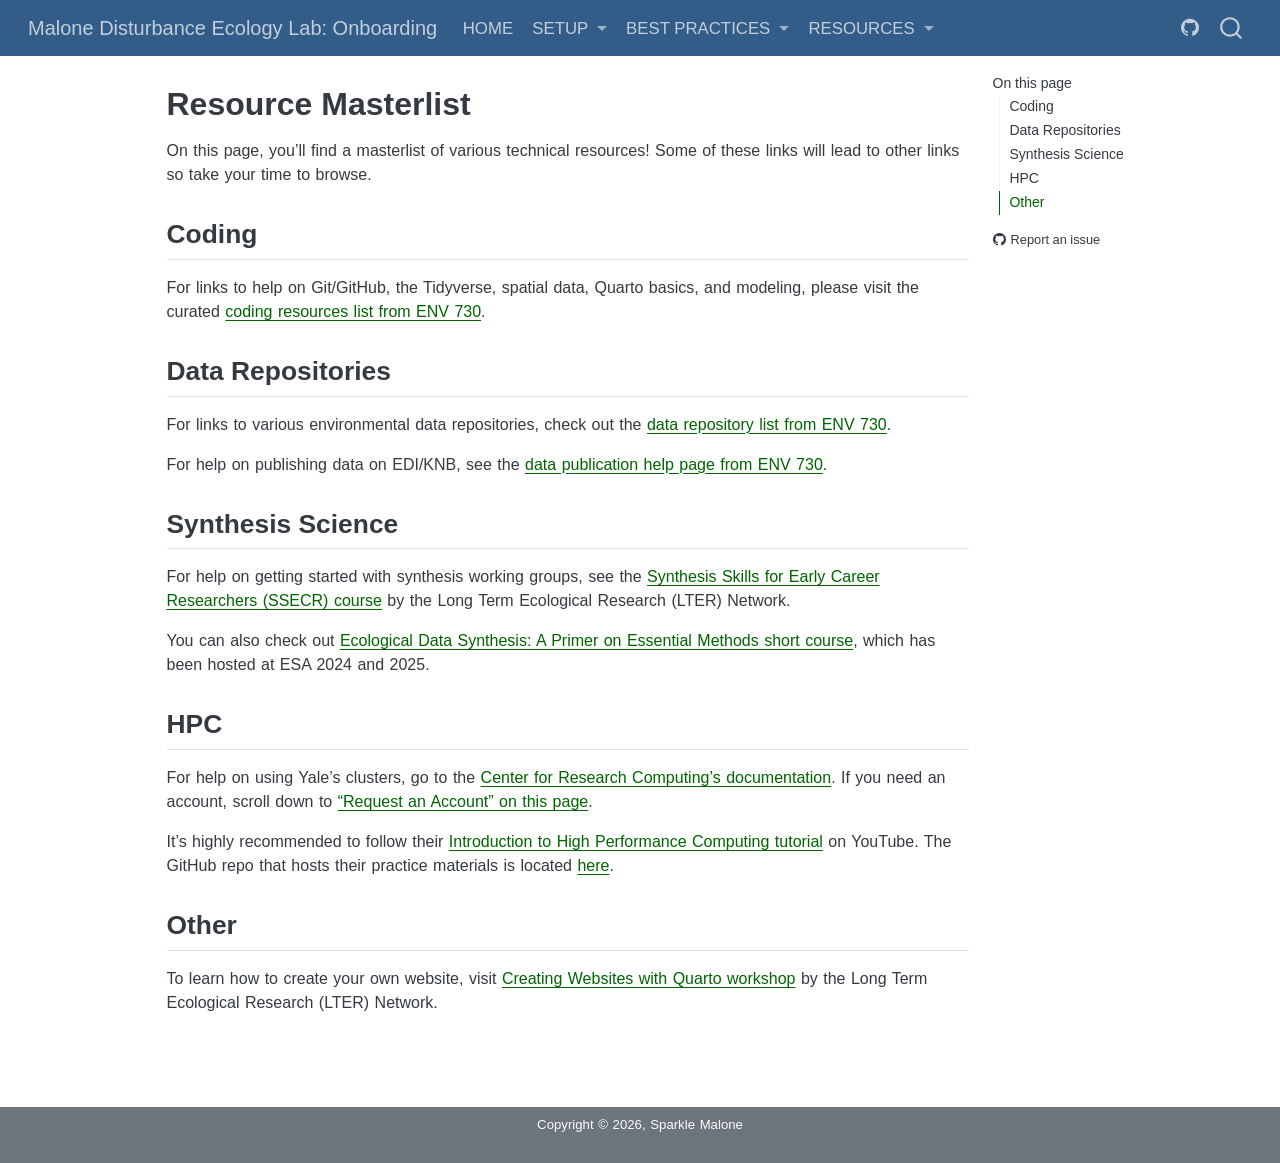
<file: masterlist.html>
<!DOCTYPE html>
<html xmlns="http://www.w3.org/1999/xhtml" lang="en" xml:lang="en"><head>

<meta charset="utf-8">
<meta name="generator" content="quarto-1.11.9">

<meta name="viewport" content="width=device-width, initial-scale=1.0, user-scalable=yes">


<title>Resource Masterlist – Malone Disturbance Ecology Lab: Onboarding</title>
<style>
/* Default styles provided by pandoc.
** See https://pandoc.org/MANUAL.html#variables-for-html for config info.
*/
span.smallcaps{font-variant: small-caps;}
div.columns{display: flex; gap: 1.5em;}
div.column{flex: auto;}
@media screen {
div.columns{gap: min(4vw, 1.5em);}
div.column{overflow-x: auto;}
}
div.hanging-indent{margin-left: 1.5em; text-indent: -1.5em;}
ul.task-list{list-style: none;}
ul.task-list li input[type="checkbox"] {
  width: 0.8em;
  margin: 0 0.8em 0.2em -1em; /* quarto-specific, see https://github.com/quarto-dev/quarto-cli/issues/4556 */ 
  vertical-align: middle;
}
</style>


<script src="site_libs/quarto-nav/quarto-nav.js"></script>
<script src="site_libs/quarto-nav/headroom.min.js"></script>
<script src="site_libs/clipboard/clipboard.min.js"></script>
<script src="site_libs/quarto-search/autocomplete.umd.js"></script>
<script src="site_libs/quarto-search/fuse.min.js"></script>
<script src="site_libs/quarto-search/quarto-search.js"></script>
<meta name="quarto:offset" content="./">
<script src="site_libs/quarto-html/quarto.js" type="module"></script>
<script src="site_libs/quarto-html/tabsets/tabsets.js" type="module"></script>
<script src="site_libs/quarto-html/scrollable-regions/scrollable-regions.js" type="module"></script>
<script src="site_libs/quarto-html/popper.min.js"></script>
<script src="site_libs/quarto-html/tippy.umd.min.js"></script>
<script src="site_libs/quarto-html/anchor.min.js"></script>
<link href="site_libs/quarto-html/tippy.css" rel="stylesheet">
<link href="site_libs/quarto-html/quarto-syntax-highlighting-63b5708e65d6cd79cd7618c58d0c21e7.css" rel="stylesheet" id="quarto-text-highlighting-styles">
<script src="site_libs/bootstrap/bootstrap.min.js"></script>
<link href="site_libs/bootstrap/bootstrap-icons.css" rel="stylesheet">
<link href="site_libs/bootstrap/bootstrap-2673ea60333bde4d92c5e68776a58de2.min.css" rel="stylesheet" append-hash="true" id="quarto-bootstrap" data-mode="light">
<script id="quarto-search-options" type="application/json">{
  "location": "navbar",
  "copy-button": false,
  "collapse-after": 3,
  "panel-placement": "end",
  "type": "overlay",
  "limit": 50,
  "keyboard-shortcut": [
    "f",
    "/",
    "s"
  ],
  "show-item-context": false,
  "language": {
    "search-no-results-text": "No results",
    "search-matching-documents-text": "matching documents",
    "search-copy-link-title": "Copy link to search",
    "search-hide-matches-text": "Hide additional matches",
    "search-more-match-text": "more match in this document",
    "search-more-matches-text": "more matches in this document",
    "search-clear-button-title": "Clear",
    "search-text-placeholder": "",
    "search-detached-cancel-button-title": "Cancel",
    "search-submit-button-title": "Submit",
    "search-label": "Search"
  }
}</script>


</head>

<body class="nav-fixed quarto-light"><a id="quarto-skip-link" class="visually-hidden-focusable" href="#quarto-document-content">Skip to main content</a>

<div id="quarto-search-results"></div>
  <header id="quarto-header" class="headroom fixed-top">
    <nav class="navbar navbar-expand-lg " data-bs-theme="dark" aria-label="Site">
      <div class="navbar-container container-fluid">
      <div class="navbar-brand-container mx-auto">
    <a class="navbar-brand" href="./index.html">
    <span class="navbar-title">Malone Disturbance Ecology Lab: Onboarding</span>
    </a>
  </div>
          <button class="navbar-toggler" type="button" data-bs-toggle="collapse" data-bs-target="#navbarCollapse" aria-controls="navbarCollapse" aria-expanded="false" aria-label="Toggle navigation" onclick="if (window.quartoToggleHeadroom) { window.quartoToggleHeadroom(); }">
  <span class="navbar-toggler-icon"></span>
</button>
          <div class="collapse navbar-collapse" id="navbarCollapse">
            <ul class="navbar-nav navbar-nav-scroll me-auto">
  <li class="nav-item">
    <a class="nav-link" href="./index.html"> 
<span class="menu-text">Home</span></a>
  </li>  
  <li class="nav-item dropdown ">
    <a class="nav-link dropdown-toggle" href="#" id="nav-menu-setup" role="link" data-bs-toggle="dropdown" aria-expanded="false">
 <span class="menu-text">Setup</span>
    </a>
    <ul class="dropdown-menu" aria-labelledby="nav-menu-setup">    
        <li>
    <a class="dropdown-item" href="./installation.html">
 <span class="dropdown-text">Installation</span></a>
  </li>  
        <li>
    <a class="dropdown-item" href="./workflow.html">
 <span class="dropdown-text">Git Workflow</span></a>
  </li>  
        <li>
    <a class="dropdown-item" href="./server.html">
 <span class="dropdown-text">MaloneLab Server</span></a>
  </li>  
    </ul>
  </li>
  <li class="nav-item dropdown ">
    <a class="nav-link dropdown-toggle" href="#" id="nav-menu-best-practices" role="link" data-bs-toggle="dropdown" aria-expanded="false">
 <span class="menu-text">Best Practices</span>
    </a>
    <ul class="dropdown-menu" aria-labelledby="nav-menu-best-practices">    
        <li>
    <a class="dropdown-item" href="./where_to_put_data.html">
 <span class="dropdown-text">Where to Put Data</span></a>
  </li>  
        <li>
    <a class="dropdown-item" href="./file_paths.html">
 <span class="dropdown-text">File Paths</span></a>
  </li>  
        <li>
    <a class="dropdown-item" href="./readme.html">
 <span class="dropdown-text">README Help</span></a>
  </li>  
        <li>
    <a class="dropdown-item" href="./other_tips.html">
 <span class="dropdown-text">Other Tips</span></a>
  </li>  
    </ul>
  </li>
  <li class="nav-item dropdown ">
    <a class="nav-link dropdown-toggle" href="#" id="nav-menu-resources" role="link" data-bs-toggle="dropdown" aria-expanded="false">
 <span class="menu-text">Resources</span>
    </a>
    <ul class="dropdown-menu" aria-labelledby="nav-menu-resources">    
        <li>
    <a class="dropdown-item" href="./masterlist.html">
 <span class="dropdown-text">Masterlist</span></a>
  </li>  
        <li>
    <a class="dropdown-item" href="./EDI.html">
 <span class="dropdown-text">Publishing to EDI</span></a>
  </li>  
        <li>
    <a class="dropdown-item" href="./ai_disclosure_builder.html">
 <span class="dropdown-text">AI Disclosure Builder</span></a>
  </li>  
        <li>
    <a class="dropdown-item" href="./fluxnet_policies.html">
 <span class="dropdown-text">FLUXNET Policies</span></a>
  </li>  
    </ul>
  </li>
</ul>
            <ul class="navbar-nav navbar-nav-scroll ms-auto">
  <li class="nav-item compact">
    <a class="nav-link" href="https://github.com/Malone-Disturbance-Ecology-Lab/Onboarding"> <i class="bi bi-github" role="img">
</i> 
<span class="menu-text"></span></a>
  </li>  
</ul>
          </div> <!-- /navcollapse -->
            <div class="quarto-navbar-tools">
</div>
            <div id="quarto-search" class="" title="Search"></div>
      </div> <!-- /container-fluid -->
    </nav>
</header>
<!-- content -->
<div id="quarto-content" class="quarto-container page-columns page-rows-contents page-layout-article page-navbar">
<!-- sidebar -->
<!-- margin-sidebar -->
    <div id="quarto-margin-sidebar" class="sidebar margin-sidebar">
        <nav id="TOC" role="doc-toc" aria-labelledby="toc-title" class="toc-active">
    <h2 id="toc-title">On this page</h2>
   
  <ul>
  <li><a href="#coding" id="toc-coding" class="nav-link active" data-scroll-target="#coding">Coding</a></li>
  <li><a href="#data-repositories" id="toc-data-repositories" class="nav-link" data-scroll-target="#data-repositories">Data Repositories</a></li>
  <li><a href="#synthesis-science" id="toc-synthesis-science" class="nav-link" data-scroll-target="#synthesis-science">Synthesis Science</a></li>
  <li><a href="#hpc" id="toc-hpc" class="nav-link" data-scroll-target="#hpc">HPC</a></li>
  <li><a href="#other" id="toc-other" class="nav-link" data-scroll-target="#other">Other</a></li>
  </ul>
<div class="toc-actions"><ul><li><a href="https://github.com/Malone-Disturbance-Ecology-Lab/Onboarding/issues/new" class="toc-action"><i class="bi bi-github"></i>Report an issue</a></li></ul></div></nav>
    </div>
<!-- main -->
<main class="content" id="quarto-document-content" tabindex="-1">

<header id="title-block-header" class="quarto-title-block default">
<div class="quarto-title">
<h1 class="title">Resource Masterlist</h1>
</div>



<div class="quarto-title-meta">

    
  
    
  </div>
  


</header>


<p>On this page, you’ll find a masterlist of various technical resources! Some of these links will lead to other links so take your time to browse.</p>
<section id="coding" class="level2">
<h2 class="anchored" data-anchor-id="coding">Coding</h2>
<p>For links to help on Git/GitHub, the Tidyverse, spatial data, Quarto basics, and modeling, please visit the curated <a href="https://yse-environmental-data-science.github.io/EDS_course/resources.html">coding resources list from ENV 730</a>.</p>
</section>
<section id="data-repositories" class="level2">
<h2 class="anchored" data-anchor-id="data-repositories">Data Repositories</h2>
<p>For links to various environmental data repositories, check out the <a href="https://yse-environmental-data-science.github.io/EDS_course/data_repos.html">data repository list from ENV 730</a>.</p>
<p>For help on publishing data on EDI/KNB, see the <a href="https://yse-environmental-data-science.github.io/EDS_course/data_pub.html">data publication help page from ENV 730</a>.</p>
</section>
<section id="synthesis-science" class="level2">
<h2 class="anchored" data-anchor-id="synthesis-science">Synthesis Science</h2>
<p>For help on getting started with synthesis working groups, see the <a href="https://lter.github.io/ssecr/">Synthesis Skills for Early Career Researchers (SSECR) course</a> by the Long Term Ecological Research (LTER) Network.</p>
<p>You can also check out <a href="https://lter.github.io/eco-data-synth-primer/">Ecological Data Synthesis: A Primer on Essential Methods short course</a>, which has been hosted at ESA 2024 and 2025.</p>
</section>
<section id="hpc" class="level2">
<h2 class="anchored" data-anchor-id="hpc">HPC</h2>
<p>For help on using Yale’s clusters, go to the <a href="https://docs.ycrc.yale.edu/">Center for Research Computing’s documentation</a>. If you need an account, scroll down to <a href="https://docs.ycrc.yale.edu/clusters-at-yale/">“Request an Account” on this page</a>.</p>
<p>It’s highly recommended to follow their <a href="https://www.youtube.com/watch?v=Wvao_o1ACBQ">Introduction to High Performance Computing tutorial</a> on YouTube. The GitHub repo that hosts their practice materials is located <a href="https://github.com/ycrc/Intro-to-HPC">here</a>.</p>
</section>
<section id="other" class="level2">
<h2 class="anchored" data-anchor-id="other">Other</h2>
<p>To learn how to create your own website, visit <a href="https://lter.github.io/workshop-quarto/">Creating Websites with Quarto workshop</a> by the Long Term Ecological Research (LTER) Network.</p>


</section>

</main> <!-- /main -->
<script id="quarto-html-after-body" type="application/javascript">
  window.document.addEventListener("DOMContentLoaded", function (event) {
    const icon = "";
    const anchorJS = new window.AnchorJS();
    anchorJS.options = {
      placement: 'right',
      icon: icon
    };
    anchorJS.add('.anchored');
    const isCodeAnnotation = (el) => {
      for (const clz of el.classList) {
        if (clz.startsWith('code-annotation-')) {                     
          return true;
        }
      }
      return false;
    }
    const onCopySuccess = function(e) {
      // button target
      const button = e.trigger;
      // don't keep focus
      button.blur();
      // flash "checked"
      button.classList.add('code-copy-button-checked');
      var currentTitle = button.getAttribute("title");
      button.setAttribute("title", "Copied!");
      let tooltip;
      if (window.bootstrap) {
        button.setAttribute("data-bs-toggle", "tooltip");
        button.setAttribute("data-bs-placement", "left");
        button.setAttribute("data-bs-title", "Copied!");
        tooltip = new bootstrap.Tooltip(button, 
          { trigger: "manual", 
            customClass: "code-copy-button-tooltip",
            offset: [0, -8]});
        tooltip.show();    
      }
      setTimeout(function() {
        if (tooltip) {
          tooltip.hide();
          button.removeAttribute("data-bs-title");
          button.removeAttribute("data-bs-toggle");
          button.removeAttribute("data-bs-placement");
        }
        button.setAttribute("title", currentTitle);
        button.classList.remove('code-copy-button-checked');
      }, 1000);
      // clear code selection
      e.clearSelection();
    }
    const getTextToCopy = function(trigger) {
      const outerScaffold = trigger.parentElement.cloneNode(true);
      const codeEl = outerScaffold.querySelector('code');
      for (const childEl of codeEl.children) {
        if (isCodeAnnotation(childEl)) {
          childEl.remove();
        }
      }
      return codeEl.innerText;
    }
    const clipboard = new window.ClipboardJS('.code-copy-button:not([data-in-quarto-modal])', {
      text: getTextToCopy
    });
    clipboard.on('success', onCopySuccess);
    if (window.document.getElementById('quarto-embedded-source-code-modal')) {
      const clipboardModal = new window.ClipboardJS('.code-copy-button[data-in-quarto-modal]', {
        text: getTextToCopy,
        container: window.document.getElementById('quarto-embedded-source-code-modal')
      });
      clipboardModal.on('success', onCopySuccess);
    }
      var localhostRegex = new RegExp(/^(?:http|https):\/\/localhost\:?[0-9]*\//);
      var mailtoRegex = new RegExp(/^mailto:/);
        var filterRegex = new RegExp("https:\/\/Malone-Disturbance-Ecology-Lab\.github\.io\/Onboarding\/");
      const newWindowLabel = "(opens in a new tab)";
      const newWindowNoteId = "quarto-ext-newwindow-label";
      // Links reference one hidden label through aria-describedby, so the
      // announcement never changes their accessible name.
      var describeNewWindow = (link) => {
        if (!window.document.getElementById(newWindowNoteId)) {
          var newWindowNote = window.document.createElement("span");
          newWindowNote.id = newWindowNoteId;
          newWindowNote.hidden = true;
          newWindowNote.textContent = newWindowLabel;
          window.document.body.appendChild(newWindowNote);
        }
        var describedBy = (link.getAttribute("aria-describedby") || "").split(/\s+/).filter(Boolean);
        if (!describedBy.includes(newWindowNoteId)) {
          describedBy.push(newWindowNoteId);
          link.setAttribute("aria-describedby", describedBy.join(" "));
        }
      }
      var isInternal = (href) => {
          return filterRegex.test(href) || localhostRegex.test(href) || mailtoRegex.test(href);
      }
      // Inspect non-navigation links and adorn them if external
      window.quartoDecorateExternalLinks = function (root) {
     var links = (root || window.document).querySelectorAll('a[href]:not(.nav-link):not(.navbar-brand):not(.toc-action):not(.sidebar-link):not(.sidebar-item-toggle):not(.pagination-link):not(.no-external):not([aria-hidden]):not(.dropdown-item):not(.quarto-navigation-tool):not(.about-link)');
      for (var i=0; i<links.length; i++) {
        const link = links[i];
        if (!isInternal(link.href)) {
          // undo the damage that might have been done by quarto-nav.js in the case of
          // links that we want to consider external
          if (link.dataset.originalHref !== undefined) {
            link.href = link.dataset.originalHref;
          }
            // target, if specified
            link.setAttribute("target", "_blank");
            if (link.getAttribute("rel") === null) {
              link.setAttribute("rel", "noopener");
            }
            describeNewWindow(link);
          if (!link.classList.contains('no-external-icon')) {
          }
        }
      }
      };
      window.quartoDecorateExternalLinks(window.document);
    // Esc closes the popup (WCAG 1.4.13) and focus leaving both trigger and
    // popup closes it (WCAG 2.4.11); tippy handles neither for interactive popups.
    const hideOnEscAndFocusOut = {
      name: 'hideOnEscAndFocusOut',
      defaultValue: true,
      fn(instance) {
        const dismiss = () => {
          // A show scheduled by the trigger delay would otherwise reopen it
          instance.clearDelayTimeouts();
          instance.hide();
        };
        const onKeyDown = (event) => {
          if (event.key !== 'Escape') {
            return;
          }
          // Keep Esc from also reaching page handlers (e.g. reveal.js overview),
          // except an open reveal.js slide menu, which Esc should close too.
          // The menu handles keys only when its keyboard option is on.
          const menuHandlesEsc = window.Reveal?.getPlugin?.('menu')?.isOpen() &&
            window.Reveal.getConfig().menu?.keyboard !== false;
          if (!menuHandlesEsc) {
            event.stopPropagation();
          }
          if (instance.popper.contains(window.document.activeElement)) {
            // Disabled while refocusing so the focus trigger does not reopen it
            instance.disable();
            instance.reference.focus();
            instance.enable();
          }
          dismiss();
        };
        const onFocusOut = (event) => {
          const target = event.relatedTarget;
          if (target && !instance.reference.contains(target) &&
              !instance.popper.contains(target)) {
            dismiss();
          }
        };
        // On the trigger too: a click trigger (code-annotations: select) has no
        // blur handling. Attached for the instance's lifetime so leaving the
        // trigger also cancels a show still pending on the trigger delay.
        instance.reference.addEventListener('focusout', onFocusOut);
        return {
          onShow() {
            window.document.addEventListener('keydown', onKeyDown, true);
            instance.popper.addEventListener('focusout', onFocusOut);
          },
          onHide() {
            window.document.removeEventListener('keydown', onKeyDown, true);
            instance.popper.removeEventListener('focusout', onFocusOut);
          },
          onDestroy() {
            instance.reference.removeEventListener('focusout', onFocusOut);
          },
        };
      },
    };
    function tippyHover(el, contentFn, onTriggerFn, onUntriggerFn) {
      const config = {
        allowHTML: true,
        maxWidth: 500,
        delay: 100,
        arrow: false,
        appendTo: function(el) {
            return el.parentElement;
        },
        interactive: true,
        interactiveBorder: 10,
        theme: 'quarto',
        placement: 'bottom-start',
        plugins: [hideOnEscAndFocusOut],
      };
      if (contentFn) {
        config.content = contentFn;
      }
      if (onTriggerFn) {
        config.onTrigger = onTriggerFn;
      }
      if (onUntriggerFn) {
        config.onUntrigger = onUntriggerFn;
      }
      window.tippy(el, config); 
    }
    const noterefs = window.document.querySelectorAll('a[role="doc-noteref"]');
    for (var i=0; i<noterefs.length; i++) {
      const ref = noterefs[i];
      tippyHover(ref, function() {
        // use id or data attribute instead here
        let href = ref.getAttribute('data-footnote-href') || ref.getAttribute('href');
        try { href = new URL(href).hash; } catch {}
        const id = href.replace(/^#\/?/, "");
        const note = window.document.getElementById(id);
        if (note) {
          return note.innerHTML;
        } else {
          return "";
        }
      });
    }
    const xrefs = window.document.querySelectorAll('a.quarto-xref');
    const processXRef = (id, note) => {
      // Strip column container classes
      const stripColumnClz = (el) => {
        el.classList.remove("page-full", "page-columns");
        if (el.children) {
          for (const child of el.children) {
            stripColumnClz(child);
          }
        }
      }
      stripColumnClz(note)
      if (id === null || id.startsWith('sec-')) {
        // Special case sections, only their first couple elements
        const container = document.createElement("div");
        if (note.children && note.children.length > 2) {
          container.appendChild(note.children[0].cloneNode(true));
          for (let i = 1; i < note.children.length; i++) {
            const child = note.children[i];
            if (child.tagName === "P" && child.innerText === "") {
              continue;
            } else {
              container.appendChild(child.cloneNode(true));
              break;
            }
          }
          if (window.Quarto?.typesetMath) {
            window.Quarto.typesetMath(container);
          }
          return container.innerHTML
        } else {
          if (window.Quarto?.typesetMath) {
            window.Quarto.typesetMath(note);
          }
          return note.innerHTML;
        }
      } else {
        // Remove any anchor links if they are present
        const anchorLink = note.querySelector('a.anchorjs-link');
        if (anchorLink) {
          anchorLink.remove();
        }
        if (window.Quarto?.typesetMath) {
          window.Quarto.typesetMath(note);
        }
        if (note.classList.contains("callout")) {
          return note.outerHTML;
        } else {
          return note.innerHTML;
        }
      }
    }
    for (var i=0; i<xrefs.length; i++) {
      const xref = xrefs[i];
      tippyHover(xref, undefined, function(instance) {
        instance.disable();
        let url = xref.getAttribute('href');
        let hash = undefined; 
        if (url.startsWith('#')) {
          hash = url;
        } else {
          try { hash = new URL(url).hash; } catch {}
        }
        if (hash) {
          const id = hash.replace(/^#\/?/, "");
          const note = window.document.getElementById(id);
          if (note !== null) {
            try {
              const html = processXRef(id, note.cloneNode(true));
              instance.setContent(html);
            } finally {
              instance.enable();
              instance.show();
            }
          } else {
            // See if we can fetch this
            fetch(url.split('#')[0])
            .then(res => res.text())
            .then(html => {
              const parser = new DOMParser();
              const htmlDoc = parser.parseFromString(html, "text/html");
              const note = htmlDoc.getElementById(id);
              if (note !== null) {
                const html = processXRef(id, note);
                instance.setContent(html);
              } 
            }).finally(() => {
              instance.enable();
              instance.show();
            });
          }
        } else {
          // See if we can fetch a full url (with no hash to target)
          // This is a special case and we should probably do some content thinning / targeting
          fetch(url)
          .then(res => res.text())
          .then(html => {
            const parser = new DOMParser();
            const htmlDoc = parser.parseFromString(html, "text/html");
            const note = htmlDoc.querySelector('main.content');
            if (note !== null) {
              // This should only happen for chapter cross references
              // (since there is no id in the URL)
              // remove the first header
              if (note.children.length > 0 && note.children[0].tagName === "HEADER") {
                note.children[0].remove();
              }
              const html = processXRef(null, note);
              instance.setContent(html);
            } 
          }).finally(() => {
            instance.enable();
            instance.show();
          });
        }
      }, function(instance) {
      });
    }
        let selectedAnnoteEl;
        const selectorForAnnotation = ( cell, annotation) => {
          let cellAttr = 'data-code-cell="' + cell + '"';
          let lineAttr = 'data-code-annotation="' +  annotation + '"';
          const selector = 'span[' + cellAttr + '][' + lineAttr + ']';
          return selector;
        }
        const selectCodeLines = (annoteEl) => {
          const doc = window.document;
          const targetCell = annoteEl.getAttribute("data-target-cell");
          const targetAnnotation = annoteEl.getAttribute("data-target-annotation");
          const annoteSpan = window.document.querySelector(selectorForAnnotation(targetCell, targetAnnotation));
          const lines = annoteSpan.getAttribute("data-code-lines").split(",");
          const lineIds = lines.map((line) => {
            return targetCell + "-" + line;
          })
          // Each band is positioned against its own containing block, which is
          // not the offsetParent of the lines, so place it from client rects.
          const placeBand = (band, firstEl, lastEl, codeBlock) => {
            const container = band.offsetParent;
            if (container === null) {
              return;
            }
            const containerRect = container.getBoundingClientRect();
            // Reveal.js scales slides with a transform, so convert client
            // pixels back to the CSS pixels of the container.
            const scale = containerRect.height / container.offsetHeight || 1;
            const firstRect = firstEl.getBoundingClientRect();
            const lastRect = lastEl.getBoundingClientRect();
            const top = (firstRect.top - containerRect.top) / scale - container.clientTop + container.scrollTop;
            const height = (lastRect.bottom - firstRect.top) / scale;
            band.style.top = top - 2 + "px";
            band.style.height = height + 4 + "px";
            if (codeBlock) {
              // Without the copy button wrapper, the containing block is wider
              // than the code block, so span the code block explicitly.
              const blockRect = codeBlock.getBoundingClientRect();
              band.style.left = (blockRect.left - containerRect.left) / scale - container.clientLeft + container.scrollLeft + "px";
              band.style.width = blockRect.width / scale + "px";
            }
          };
          if (lineIds.length > 0) {
            const el = window.document.getElementById(lineIds[0]);
            const lastEl = window.document.getElementById(lineIds[lineIds.length - 1]);
            const parent = el.parentElement.parentElement;
            // cook up a div (if necessary) and position it
            let div = window.document.getElementById("code-annotation-line-highlight");
            if (div === null) {
              div = window.document.createElement("div");
              div.setAttribute("id", "code-annotation-line-highlight");
              div.style.position = 'absolute';
              parent.appendChild(div);
            }
            placeBand(div, el, lastEl, parent.closest("div.sourceCode") || parent);
            let gutterDiv = window.document.getElementById("code-annotation-line-highlight-gutter");
            if (gutterDiv === null) {
              gutterDiv = window.document.createElement("div");
              gutterDiv.setAttribute("id", "code-annotation-line-highlight-gutter");
              gutterDiv.style.position = 'absolute';
              const codeCell = window.document.getElementById(targetCell);
              const gutter = codeCell.querySelector('.code-annotation-gutter');
              gutter.appendChild(gutterDiv);
            }
            placeBand(gutterDiv, el, lastEl);
            selectedAnnoteEl = annoteEl;
          }
        };
        const unselectCodeLines = () => {
          const elementsIds = ["code-annotation-line-highlight", "code-annotation-line-highlight-gutter"];
          elementsIds.forEach((elId) => {
            const div = window.document.getElementById(elId);
            if (div) {
              div.remove();
            }
          });
          selectedAnnoteEl = undefined;
        };
          // Handle positioning of the toggle
      window.addEventListener(
        "resize",
        throttle(() => {
          elRect = undefined;
          if (selectedAnnoteEl) {
            selectCodeLines(selectedAnnoteEl);
          }
        }, 10)
      );
      function throttle(fn, ms) {
      let throttle = false;
      let timer;
        return (...args) => {
          if(!throttle) { // first call gets through
              fn.apply(this, args);
              throttle = true;
          } else { // all the others get throttled
              if(timer) clearTimeout(timer); // cancel #2
              timer = setTimeout(() => {
                fn.apply(this, args);
                timer = throttle = false;
              }, ms);
          }
        };
      }
        // Attach click handler to the DT
        const annoteDls = window.document.querySelectorAll('dt[data-target-cell]');
        for (const annoteDlNode of annoteDls) {
          annoteDlNode.addEventListener('click', (event) => {
            const clickedEl = event.target;
            if (clickedEl !== selectedAnnoteEl) {
              unselectCodeLines();
              const activeEl = window.document.querySelector('dt[data-target-cell].code-annotation-active');
              if (activeEl) {
                activeEl.classList.remove('code-annotation-active');
              }
              selectCodeLines(clickedEl);
              clickedEl.classList.add('code-annotation-active');
            } else {
              // Unselect the line
              unselectCodeLines();
              clickedEl.classList.remove('code-annotation-active');
            }
          });
        }
    const findCites = (el) => {
      const parentEl = el.parentElement;
      if (parentEl) {
        const cites = parentEl.dataset.cites;
        if (cites) {
          return {
            el,
            cites: cites.split(' ')
          };
        } else {
          return findCites(el.parentElement)
        }
      } else {
        return undefined;
      }
    };
    var bibliorefs = window.document.querySelectorAll('a[role="doc-biblioref"]');
    for (var i=0; i<bibliorefs.length; i++) {
      const ref = bibliorefs[i];
      const citeInfo = findCites(ref);
      if (citeInfo) {
        tippyHover(citeInfo.el, function() {
          var popup = window.document.createElement('div');
          citeInfo.cites.forEach(function(cite) {
            var citeDiv = window.document.createElement('div');
            citeDiv.classList.add('hanging-indent');
            citeDiv.classList.add('csl-entry');
            var biblioDiv = window.document.getElementById('ref-' + cite);
            if (biblioDiv) {
              citeDiv.innerHTML = biblioDiv.innerHTML;
            }
            popup.appendChild(citeDiv);
          });
          return popup.innerHTML;
        });
      }
    }
  });
  </script>
  <script type="application/javascript">
  window.quartoScrollableRegionsLabels = {"code":"Scrollable code","output":"Scrollable output"};
  </script>
</div> <!-- /content -->
<footer class="footer">
  <div class="nav-footer">
    <div class="nav-footer-left">
      &nbsp;
    </div>   
    <div class="nav-footer-center">
<p>Copyright © 2026, Sparkle Malone</p>
<div class="toc-actions d-sm-block d-md-none"><ul><li><a href="https://github.com/Malone-Disturbance-Ecology-Lab/Onboarding/issues/new" class="toc-action"><i class="bi bi-github"></i>Report an issue</a></li></ul></div></div>
    <div class="nav-footer-right">
      &nbsp;
    </div>
  </div>
</footer>




</body></html>
</file>
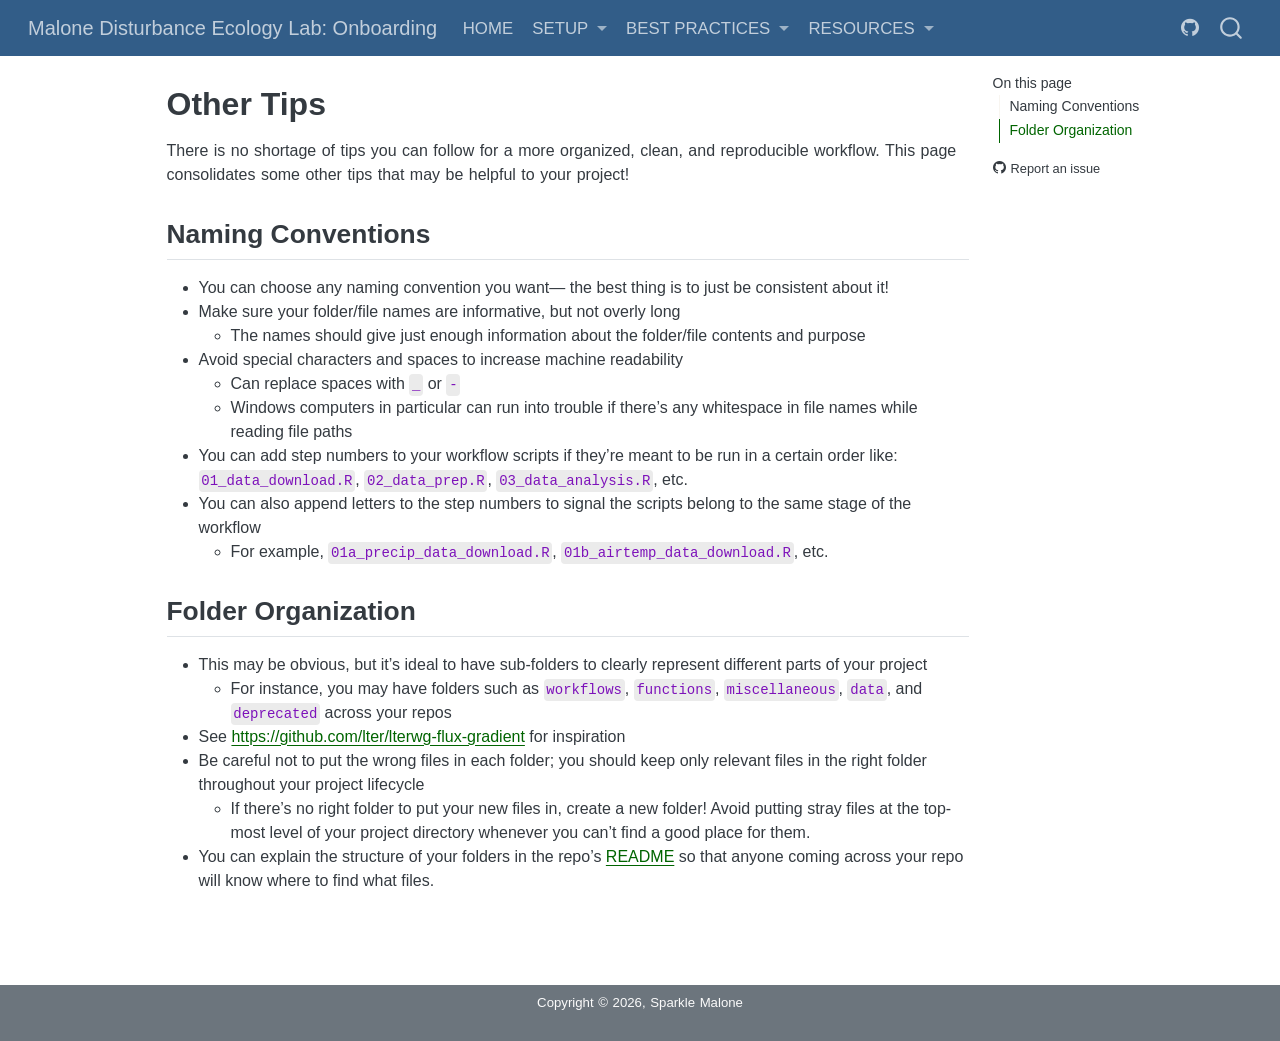
<file: other_tips.html>
<!DOCTYPE html>
<html xmlns="http://www.w3.org/1999/xhtml" lang="en" xml:lang="en"><head>

<meta charset="utf-8">
<meta name="generator" content="quarto-1.11.9">

<meta name="viewport" content="width=device-width, initial-scale=1.0, user-scalable=yes">


<title>Other Tips – Malone Disturbance Ecology Lab: Onboarding</title>
<style>
/* Default styles provided by pandoc.
** See https://pandoc.org/MANUAL.html#variables-for-html for config info.
*/
span.smallcaps{font-variant: small-caps;}
div.columns{display: flex; gap: 1.5em;}
div.column{flex: auto;}
@media screen {
div.columns{gap: min(4vw, 1.5em);}
div.column{overflow-x: auto;}
}
div.hanging-indent{margin-left: 1.5em; text-indent: -1.5em;}
ul.task-list{list-style: none;}
ul.task-list li input[type="checkbox"] {
  width: 0.8em;
  margin: 0 0.8em 0.2em -1em; /* quarto-specific, see https://github.com/quarto-dev/quarto-cli/issues/4556 */ 
  vertical-align: middle;
}
</style>


<script src="site_libs/quarto-nav/quarto-nav.js"></script>
<script src="site_libs/quarto-nav/headroom.min.js"></script>
<script src="site_libs/clipboard/clipboard.min.js"></script>
<script src="site_libs/quarto-search/autocomplete.umd.js"></script>
<script src="site_libs/quarto-search/fuse.min.js"></script>
<script src="site_libs/quarto-search/quarto-search.js"></script>
<meta name="quarto:offset" content="./">
<script src="site_libs/quarto-html/quarto.js" type="module"></script>
<script src="site_libs/quarto-html/tabsets/tabsets.js" type="module"></script>
<script src="site_libs/quarto-html/scrollable-regions/scrollable-regions.js" type="module"></script>
<script src="site_libs/quarto-html/popper.min.js"></script>
<script src="site_libs/quarto-html/tippy.umd.min.js"></script>
<script src="site_libs/quarto-html/anchor.min.js"></script>
<link href="site_libs/quarto-html/tippy.css" rel="stylesheet">
<link href="site_libs/quarto-html/quarto-syntax-highlighting-63b5708e65d6cd79cd7618c58d0c21e7.css" rel="stylesheet" id="quarto-text-highlighting-styles">
<script src="site_libs/bootstrap/bootstrap.min.js"></script>
<link href="site_libs/bootstrap/bootstrap-icons.css" rel="stylesheet">
<link href="site_libs/bootstrap/bootstrap-2673ea60333bde4d92c5e68776a58de2.min.css" rel="stylesheet" append-hash="true" id="quarto-bootstrap" data-mode="light">
<script id="quarto-search-options" type="application/json">{
  "location": "navbar",
  "copy-button": false,
  "collapse-after": 3,
  "panel-placement": "end",
  "type": "overlay",
  "limit": 50,
  "keyboard-shortcut": [
    "f",
    "/",
    "s"
  ],
  "show-item-context": false,
  "language": {
    "search-no-results-text": "No results",
    "search-matching-documents-text": "matching documents",
    "search-copy-link-title": "Copy link to search",
    "search-hide-matches-text": "Hide additional matches",
    "search-more-match-text": "more match in this document",
    "search-more-matches-text": "more matches in this document",
    "search-clear-button-title": "Clear",
    "search-text-placeholder": "",
    "search-detached-cancel-button-title": "Cancel",
    "search-submit-button-title": "Submit",
    "search-label": "Search"
  }
}</script>


</head>

<body class="nav-fixed quarto-light"><a id="quarto-skip-link" class="visually-hidden-focusable" href="#quarto-document-content">Skip to main content</a>

<div id="quarto-search-results"></div>
  <header id="quarto-header" class="headroom fixed-top">
    <nav class="navbar navbar-expand-lg " data-bs-theme="dark" aria-label="Site">
      <div class="navbar-container container-fluid">
      <div class="navbar-brand-container mx-auto">
    <a class="navbar-brand" href="./index.html">
    <span class="navbar-title">Malone Disturbance Ecology Lab: Onboarding</span>
    </a>
  </div>
          <button class="navbar-toggler" type="button" data-bs-toggle="collapse" data-bs-target="#navbarCollapse" aria-controls="navbarCollapse" aria-expanded="false" aria-label="Toggle navigation" onclick="if (window.quartoToggleHeadroom) { window.quartoToggleHeadroom(); }">
  <span class="navbar-toggler-icon"></span>
</button>
          <div class="collapse navbar-collapse" id="navbarCollapse">
            <ul class="navbar-nav navbar-nav-scroll me-auto">
  <li class="nav-item">
    <a class="nav-link" href="./index.html"> 
<span class="menu-text">Home</span></a>
  </li>  
  <li class="nav-item dropdown ">
    <a class="nav-link dropdown-toggle" href="#" id="nav-menu-setup" role="link" data-bs-toggle="dropdown" aria-expanded="false">
 <span class="menu-text">Setup</span>
    </a>
    <ul class="dropdown-menu" aria-labelledby="nav-menu-setup">    
        <li>
    <a class="dropdown-item" href="./installation.html">
 <span class="dropdown-text">Installation</span></a>
  </li>  
        <li>
    <a class="dropdown-item" href="./workflow.html">
 <span class="dropdown-text">Git Workflow</span></a>
  </li>  
        <li>
    <a class="dropdown-item" href="./server.html">
 <span class="dropdown-text">MaloneLab Server</span></a>
  </li>  
    </ul>
  </li>
  <li class="nav-item dropdown ">
    <a class="nav-link dropdown-toggle" href="#" id="nav-menu-best-practices" role="link" data-bs-toggle="dropdown" aria-expanded="false">
 <span class="menu-text">Best Practices</span>
    </a>
    <ul class="dropdown-menu" aria-labelledby="nav-menu-best-practices">    
        <li>
    <a class="dropdown-item" href="./where_to_put_data.html">
 <span class="dropdown-text">Where to Put Data</span></a>
  </li>  
        <li>
    <a class="dropdown-item" href="./file_paths.html">
 <span class="dropdown-text">File Paths</span></a>
  </li>  
        <li>
    <a class="dropdown-item" href="./readme.html">
 <span class="dropdown-text">README Help</span></a>
  </li>  
        <li>
    <a class="dropdown-item" href="./other_tips.html">
 <span class="dropdown-text">Other Tips</span></a>
  </li>  
    </ul>
  </li>
  <li class="nav-item dropdown ">
    <a class="nav-link dropdown-toggle" href="#" id="nav-menu-resources" role="link" data-bs-toggle="dropdown" aria-expanded="false">
 <span class="menu-text">Resources</span>
    </a>
    <ul class="dropdown-menu" aria-labelledby="nav-menu-resources">    
        <li>
    <a class="dropdown-item" href="./masterlist.html">
 <span class="dropdown-text">Masterlist</span></a>
  </li>  
        <li>
    <a class="dropdown-item" href="./EDI.html">
 <span class="dropdown-text">Publishing to EDI</span></a>
  </li>  
        <li>
    <a class="dropdown-item" href="./ai_disclosure_builder.html">
 <span class="dropdown-text">AI Disclosure Builder</span></a>
  </li>  
        <li>
    <a class="dropdown-item" href="./fluxnet_policies.html">
 <span class="dropdown-text">FLUXNET Policies</span></a>
  </li>  
    </ul>
  </li>
</ul>
            <ul class="navbar-nav navbar-nav-scroll ms-auto">
  <li class="nav-item compact">
    <a class="nav-link" href="https://github.com/Malone-Disturbance-Ecology-Lab/Onboarding"> <i class="bi bi-github" role="img">
</i> 
<span class="menu-text"></span></a>
  </li>  
</ul>
          </div> <!-- /navcollapse -->
            <div class="quarto-navbar-tools">
</div>
            <div id="quarto-search" class="" title="Search"></div>
      </div> <!-- /container-fluid -->
    </nav>
</header>
<!-- content -->
<div id="quarto-content" class="quarto-container page-columns page-rows-contents page-layout-article page-navbar">
<!-- sidebar -->
<!-- margin-sidebar -->
    <div id="quarto-margin-sidebar" class="sidebar margin-sidebar">
        <nav id="TOC" role="doc-toc" aria-labelledby="toc-title" class="toc-active">
    <h2 id="toc-title">On this page</h2>
   
  <ul>
  <li><a href="#naming-conventions" id="toc-naming-conventions" class="nav-link active" data-scroll-target="#naming-conventions">Naming Conventions</a></li>
  <li><a href="#folder-organization" id="toc-folder-organization" class="nav-link" data-scroll-target="#folder-organization">Folder Organization</a></li>
  </ul>
<div class="toc-actions"><ul><li><a href="https://github.com/Malone-Disturbance-Ecology-Lab/Onboarding/issues/new" class="toc-action"><i class="bi bi-github"></i>Report an issue</a></li></ul></div></nav>
    </div>
<!-- main -->
<main class="content" id="quarto-document-content" tabindex="-1">

<header id="title-block-header" class="quarto-title-block default">
<div class="quarto-title">
<h1 class="title">Other Tips</h1>
</div>



<div class="quarto-title-meta">

    
  
    
  </div>
  


</header>


<p>There is no shortage of tips you can follow for a more organized, clean, and reproducible workflow. This page consolidates some other tips that may be helpful to your project!</p>
<section id="naming-conventions" class="level2">
<h2 class="anchored" data-anchor-id="naming-conventions">Naming Conventions</h2>
<ul>
<li>You can choose any naming convention you want— the best thing is to just be consistent about it!</li>
<li>Make sure your folder/file names are informative, but not overly long
<ul>
<li>The names should give just enough information about the folder/file contents and purpose</li>
</ul></li>
<li>Avoid special characters and spaces to increase machine readability
<ul>
<li>Can replace spaces with <code>_</code> or <code>-</code></li>
<li>Windows computers in particular can run into trouble if there’s any whitespace in file names while reading file paths</li>
</ul></li>
<li>You can add step numbers to your workflow scripts if they’re meant to be run in a certain order like: <code>01_data_download.R</code>, <code>02_data_prep.R</code>, <code>03_data_analysis.R</code>, etc.</li>
<li>You can also append letters to the step numbers to signal the scripts belong to the same stage of the workflow
<ul>
<li>For example, <code>01a_precip_data_download.R</code>, <code>01b_airtemp_data_download.R</code>, etc.</li>
</ul></li>
</ul>
</section>
<section id="folder-organization" class="level2">
<h2 class="anchored" data-anchor-id="folder-organization">Folder Organization</h2>
<ul>
<li>This may be obvious, but it’s ideal to have sub-folders to clearly represent different parts of your project
<ul>
<li>For instance, you may have folders such as <code>workflows</code>, <code>functions</code>, <code>miscellaneous</code>, <code>data</code>, and <code>deprecated</code> across your repos</li>
</ul></li>
<li>See <a href="https://github.com/lter/lterwg-flux-gradient">https://github.com/lter/lterwg-flux-gradient</a> for inspiration</li>
<li>Be careful not to put the wrong files in each folder; you should keep only relevant files in the right folder throughout your project lifecycle
<ul>
<li>If there’s no right folder to put your new files in, create a new folder! Avoid putting stray files at the top-most level of your project directory whenever you can’t find a good place for them.</li>
</ul></li>
<li>You can explain the structure of your folders in the repo’s <a href="https://malone-disturbance-ecology-lab.github.io/Onboarding/readme.html">README</a> so that anyone coming across your repo will know where to find what files.</li>
</ul>


</section>

</main> <!-- /main -->
<script id="quarto-html-after-body" type="application/javascript">
  window.document.addEventListener("DOMContentLoaded", function (event) {
    const icon = "";
    const anchorJS = new window.AnchorJS();
    anchorJS.options = {
      placement: 'right',
      icon: icon
    };
    anchorJS.add('.anchored');
    const isCodeAnnotation = (el) => {
      for (const clz of el.classList) {
        if (clz.startsWith('code-annotation-')) {                     
          return true;
        }
      }
      return false;
    }
    const onCopySuccess = function(e) {
      // button target
      const button = e.trigger;
      // don't keep focus
      button.blur();
      // flash "checked"
      button.classList.add('code-copy-button-checked');
      var currentTitle = button.getAttribute("title");
      button.setAttribute("title", "Copied!");
      let tooltip;
      if (window.bootstrap) {
        button.setAttribute("data-bs-toggle", "tooltip");
        button.setAttribute("data-bs-placement", "left");
        button.setAttribute("data-bs-title", "Copied!");
        tooltip = new bootstrap.Tooltip(button, 
          { trigger: "manual", 
            customClass: "code-copy-button-tooltip",
            offset: [0, -8]});
        tooltip.show();    
      }
      setTimeout(function() {
        if (tooltip) {
          tooltip.hide();
          button.removeAttribute("data-bs-title");
          button.removeAttribute("data-bs-toggle");
          button.removeAttribute("data-bs-placement");
        }
        button.setAttribute("title", currentTitle);
        button.classList.remove('code-copy-button-checked');
      }, 1000);
      // clear code selection
      e.clearSelection();
    }
    const getTextToCopy = function(trigger) {
      const outerScaffold = trigger.parentElement.cloneNode(true);
      const codeEl = outerScaffold.querySelector('code');
      for (const childEl of codeEl.children) {
        if (isCodeAnnotation(childEl)) {
          childEl.remove();
        }
      }
      return codeEl.innerText;
    }
    const clipboard = new window.ClipboardJS('.code-copy-button:not([data-in-quarto-modal])', {
      text: getTextToCopy
    });
    clipboard.on('success', onCopySuccess);
    if (window.document.getElementById('quarto-embedded-source-code-modal')) {
      const clipboardModal = new window.ClipboardJS('.code-copy-button[data-in-quarto-modal]', {
        text: getTextToCopy,
        container: window.document.getElementById('quarto-embedded-source-code-modal')
      });
      clipboardModal.on('success', onCopySuccess);
    }
      var localhostRegex = new RegExp(/^(?:http|https):\/\/localhost\:?[0-9]*\//);
      var mailtoRegex = new RegExp(/^mailto:/);
        var filterRegex = new RegExp("https:\/\/Malone-Disturbance-Ecology-Lab\.github\.io\/Onboarding\/");
      const newWindowLabel = "(opens in a new tab)";
      const newWindowNoteId = "quarto-ext-newwindow-label";
      // Links reference one hidden label through aria-describedby, so the
      // announcement never changes their accessible name.
      var describeNewWindow = (link) => {
        if (!window.document.getElementById(newWindowNoteId)) {
          var newWindowNote = window.document.createElement("span");
          newWindowNote.id = newWindowNoteId;
          newWindowNote.hidden = true;
          newWindowNote.textContent = newWindowLabel;
          window.document.body.appendChild(newWindowNote);
        }
        var describedBy = (link.getAttribute("aria-describedby") || "").split(/\s+/).filter(Boolean);
        if (!describedBy.includes(newWindowNoteId)) {
          describedBy.push(newWindowNoteId);
          link.setAttribute("aria-describedby", describedBy.join(" "));
        }
      }
      var isInternal = (href) => {
          return filterRegex.test(href) || localhostRegex.test(href) || mailtoRegex.test(href);
      }
      // Inspect non-navigation links and adorn them if external
      window.quartoDecorateExternalLinks = function (root) {
     var links = (root || window.document).querySelectorAll('a[href]:not(.nav-link):not(.navbar-brand):not(.toc-action):not(.sidebar-link):not(.sidebar-item-toggle):not(.pagination-link):not(.no-external):not([aria-hidden]):not(.dropdown-item):not(.quarto-navigation-tool):not(.about-link)');
      for (var i=0; i<links.length; i++) {
        const link = links[i];
        if (!isInternal(link.href)) {
          // undo the damage that might have been done by quarto-nav.js in the case of
          // links that we want to consider external
          if (link.dataset.originalHref !== undefined) {
            link.href = link.dataset.originalHref;
          }
            // target, if specified
            link.setAttribute("target", "_blank");
            if (link.getAttribute("rel") === null) {
              link.setAttribute("rel", "noopener");
            }
            describeNewWindow(link);
          if (!link.classList.contains('no-external-icon')) {
          }
        }
      }
      };
      window.quartoDecorateExternalLinks(window.document);
    // Esc closes the popup (WCAG 1.4.13) and focus leaving both trigger and
    // popup closes it (WCAG 2.4.11); tippy handles neither for interactive popups.
    const hideOnEscAndFocusOut = {
      name: 'hideOnEscAndFocusOut',
      defaultValue: true,
      fn(instance) {
        const dismiss = () => {
          // A show scheduled by the trigger delay would otherwise reopen it
          instance.clearDelayTimeouts();
          instance.hide();
        };
        const onKeyDown = (event) => {
          if (event.key !== 'Escape') {
            return;
          }
          // Keep Esc from also reaching page handlers (e.g. reveal.js overview),
          // except an open reveal.js slide menu, which Esc should close too.
          // The menu handles keys only when its keyboard option is on.
          const menuHandlesEsc = window.Reveal?.getPlugin?.('menu')?.isOpen() &&
            window.Reveal.getConfig().menu?.keyboard !== false;
          if (!menuHandlesEsc) {
            event.stopPropagation();
          }
          if (instance.popper.contains(window.document.activeElement)) {
            // Disabled while refocusing so the focus trigger does not reopen it
            instance.disable();
            instance.reference.focus();
            instance.enable();
          }
          dismiss();
        };
        const onFocusOut = (event) => {
          const target = event.relatedTarget;
          if (target && !instance.reference.contains(target) &&
              !instance.popper.contains(target)) {
            dismiss();
          }
        };
        // On the trigger too: a click trigger (code-annotations: select) has no
        // blur handling. Attached for the instance's lifetime so leaving the
        // trigger also cancels a show still pending on the trigger delay.
        instance.reference.addEventListener('focusout', onFocusOut);
        return {
          onShow() {
            window.document.addEventListener('keydown', onKeyDown, true);
            instance.popper.addEventListener('focusout', onFocusOut);
          },
          onHide() {
            window.document.removeEventListener('keydown', onKeyDown, true);
            instance.popper.removeEventListener('focusout', onFocusOut);
          },
          onDestroy() {
            instance.reference.removeEventListener('focusout', onFocusOut);
          },
        };
      },
    };
    function tippyHover(el, contentFn, onTriggerFn, onUntriggerFn) {
      const config = {
        allowHTML: true,
        maxWidth: 500,
        delay: 100,
        arrow: false,
        appendTo: function(el) {
            return el.parentElement;
        },
        interactive: true,
        interactiveBorder: 10,
        theme: 'quarto',
        placement: 'bottom-start',
        plugins: [hideOnEscAndFocusOut],
      };
      if (contentFn) {
        config.content = contentFn;
      }
      if (onTriggerFn) {
        config.onTrigger = onTriggerFn;
      }
      if (onUntriggerFn) {
        config.onUntrigger = onUntriggerFn;
      }
      window.tippy(el, config); 
    }
    const noterefs = window.document.querySelectorAll('a[role="doc-noteref"]');
    for (var i=0; i<noterefs.length; i++) {
      const ref = noterefs[i];
      tippyHover(ref, function() {
        // use id or data attribute instead here
        let href = ref.getAttribute('data-footnote-href') || ref.getAttribute('href');
        try { href = new URL(href).hash; } catch {}
        const id = href.replace(/^#\/?/, "");
        const note = window.document.getElementById(id);
        if (note) {
          return note.innerHTML;
        } else {
          return "";
        }
      });
    }
    const xrefs = window.document.querySelectorAll('a.quarto-xref');
    const processXRef = (id, note) => {
      // Strip column container classes
      const stripColumnClz = (el) => {
        el.classList.remove("page-full", "page-columns");
        if (el.children) {
          for (const child of el.children) {
            stripColumnClz(child);
          }
        }
      }
      stripColumnClz(note)
      if (id === null || id.startsWith('sec-')) {
        // Special case sections, only their first couple elements
        const container = document.createElement("div");
        if (note.children && note.children.length > 2) {
          container.appendChild(note.children[0].cloneNode(true));
          for (let i = 1; i < note.children.length; i++) {
            const child = note.children[i];
            if (child.tagName === "P" && child.innerText === "") {
              continue;
            } else {
              container.appendChild(child.cloneNode(true));
              break;
            }
          }
          if (window.Quarto?.typesetMath) {
            window.Quarto.typesetMath(container);
          }
          return container.innerHTML
        } else {
          if (window.Quarto?.typesetMath) {
            window.Quarto.typesetMath(note);
          }
          return note.innerHTML;
        }
      } else {
        // Remove any anchor links if they are present
        const anchorLink = note.querySelector('a.anchorjs-link');
        if (anchorLink) {
          anchorLink.remove();
        }
        if (window.Quarto?.typesetMath) {
          window.Quarto.typesetMath(note);
        }
        if (note.classList.contains("callout")) {
          return note.outerHTML;
        } else {
          return note.innerHTML;
        }
      }
    }
    for (var i=0; i<xrefs.length; i++) {
      const xref = xrefs[i];
      tippyHover(xref, undefined, function(instance) {
        instance.disable();
        let url = xref.getAttribute('href');
        let hash = undefined; 
        if (url.startsWith('#')) {
          hash = url;
        } else {
          try { hash = new URL(url).hash; } catch {}
        }
        if (hash) {
          const id = hash.replace(/^#\/?/, "");
          const note = window.document.getElementById(id);
          if (note !== null) {
            try {
              const html = processXRef(id, note.cloneNode(true));
              instance.setContent(html);
            } finally {
              instance.enable();
              instance.show();
            }
          } else {
            // See if we can fetch this
            fetch(url.split('#')[0])
            .then(res => res.text())
            .then(html => {
              const parser = new DOMParser();
              const htmlDoc = parser.parseFromString(html, "text/html");
              const note = htmlDoc.getElementById(id);
              if (note !== null) {
                const html = processXRef(id, note);
                instance.setContent(html);
              } 
            }).finally(() => {
              instance.enable();
              instance.show();
            });
          }
        } else {
          // See if we can fetch a full url (with no hash to target)
          // This is a special case and we should probably do some content thinning / targeting
          fetch(url)
          .then(res => res.text())
          .then(html => {
            const parser = new DOMParser();
            const htmlDoc = parser.parseFromString(html, "text/html");
            const note = htmlDoc.querySelector('main.content');
            if (note !== null) {
              // This should only happen for chapter cross references
              // (since there is no id in the URL)
              // remove the first header
              if (note.children.length > 0 && note.children[0].tagName === "HEADER") {
                note.children[0].remove();
              }
              const html = processXRef(null, note);
              instance.setContent(html);
            } 
          }).finally(() => {
            instance.enable();
            instance.show();
          });
        }
      }, function(instance) {
      });
    }
        let selectedAnnoteEl;
        const selectorForAnnotation = ( cell, annotation) => {
          let cellAttr = 'data-code-cell="' + cell + '"';
          let lineAttr = 'data-code-annotation="' +  annotation + '"';
          const selector = 'span[' + cellAttr + '][' + lineAttr + ']';
          return selector;
        }
        const selectCodeLines = (annoteEl) => {
          const doc = window.document;
          const targetCell = annoteEl.getAttribute("data-target-cell");
          const targetAnnotation = annoteEl.getAttribute("data-target-annotation");
          const annoteSpan = window.document.querySelector(selectorForAnnotation(targetCell, targetAnnotation));
          const lines = annoteSpan.getAttribute("data-code-lines").split(",");
          const lineIds = lines.map((line) => {
            return targetCell + "-" + line;
          })
          // Each band is positioned against its own containing block, which is
          // not the offsetParent of the lines, so place it from client rects.
          const placeBand = (band, firstEl, lastEl, codeBlock) => {
            const container = band.offsetParent;
            if (container === null) {
              return;
            }
            const containerRect = container.getBoundingClientRect();
            // Reveal.js scales slides with a transform, so convert client
            // pixels back to the CSS pixels of the container.
            const scale = containerRect.height / container.offsetHeight || 1;
            const firstRect = firstEl.getBoundingClientRect();
            const lastRect = lastEl.getBoundingClientRect();
            const top = (firstRect.top - containerRect.top) / scale - container.clientTop + container.scrollTop;
            const height = (lastRect.bottom - firstRect.top) / scale;
            band.style.top = top - 2 + "px";
            band.style.height = height + 4 + "px";
            if (codeBlock) {
              // Without the copy button wrapper, the containing block is wider
              // than the code block, so span the code block explicitly.
              const blockRect = codeBlock.getBoundingClientRect();
              band.style.left = (blockRect.left - containerRect.left) / scale - container.clientLeft + container.scrollLeft + "px";
              band.style.width = blockRect.width / scale + "px";
            }
          };
          if (lineIds.length > 0) {
            const el = window.document.getElementById(lineIds[0]);
            const lastEl = window.document.getElementById(lineIds[lineIds.length - 1]);
            const parent = el.parentElement.parentElement;
            // cook up a div (if necessary) and position it
            let div = window.document.getElementById("code-annotation-line-highlight");
            if (div === null) {
              div = window.document.createElement("div");
              div.setAttribute("id", "code-annotation-line-highlight");
              div.style.position = 'absolute';
              parent.appendChild(div);
            }
            placeBand(div, el, lastEl, parent.closest("div.sourceCode") || parent);
            let gutterDiv = window.document.getElementById("code-annotation-line-highlight-gutter");
            if (gutterDiv === null) {
              gutterDiv = window.document.createElement("div");
              gutterDiv.setAttribute("id", "code-annotation-line-highlight-gutter");
              gutterDiv.style.position = 'absolute';
              const codeCell = window.document.getElementById(targetCell);
              const gutter = codeCell.querySelector('.code-annotation-gutter');
              gutter.appendChild(gutterDiv);
            }
            placeBand(gutterDiv, el, lastEl);
            selectedAnnoteEl = annoteEl;
          }
        };
        const unselectCodeLines = () => {
          const elementsIds = ["code-annotation-line-highlight", "code-annotation-line-highlight-gutter"];
          elementsIds.forEach((elId) => {
            const div = window.document.getElementById(elId);
            if (div) {
              div.remove();
            }
          });
          selectedAnnoteEl = undefined;
        };
          // Handle positioning of the toggle
      window.addEventListener(
        "resize",
        throttle(() => {
          elRect = undefined;
          if (selectedAnnoteEl) {
            selectCodeLines(selectedAnnoteEl);
          }
        }, 10)
      );
      function throttle(fn, ms) {
      let throttle = false;
      let timer;
        return (...args) => {
          if(!throttle) { // first call gets through
              fn.apply(this, args);
              throttle = true;
          } else { // all the others get throttled
              if(timer) clearTimeout(timer); // cancel #2
              timer = setTimeout(() => {
                fn.apply(this, args);
                timer = throttle = false;
              }, ms);
          }
        };
      }
        // Attach click handler to the DT
        const annoteDls = window.document.querySelectorAll('dt[data-target-cell]');
        for (const annoteDlNode of annoteDls) {
          annoteDlNode.addEventListener('click', (event) => {
            const clickedEl = event.target;
            if (clickedEl !== selectedAnnoteEl) {
              unselectCodeLines();
              const activeEl = window.document.querySelector('dt[data-target-cell].code-annotation-active');
              if (activeEl) {
                activeEl.classList.remove('code-annotation-active');
              }
              selectCodeLines(clickedEl);
              clickedEl.classList.add('code-annotation-active');
            } else {
              // Unselect the line
              unselectCodeLines();
              clickedEl.classList.remove('code-annotation-active');
            }
          });
        }
    const findCites = (el) => {
      const parentEl = el.parentElement;
      if (parentEl) {
        const cites = parentEl.dataset.cites;
        if (cites) {
          return {
            el,
            cites: cites.split(' ')
          };
        } else {
          return findCites(el.parentElement)
        }
      } else {
        return undefined;
      }
    };
    var bibliorefs = window.document.querySelectorAll('a[role="doc-biblioref"]');
    for (var i=0; i<bibliorefs.length; i++) {
      const ref = bibliorefs[i];
      const citeInfo = findCites(ref);
      if (citeInfo) {
        tippyHover(citeInfo.el, function() {
          var popup = window.document.createElement('div');
          citeInfo.cites.forEach(function(cite) {
            var citeDiv = window.document.createElement('div');
            citeDiv.classList.add('hanging-indent');
            citeDiv.classList.add('csl-entry');
            var biblioDiv = window.document.getElementById('ref-' + cite);
            if (biblioDiv) {
              citeDiv.innerHTML = biblioDiv.innerHTML;
            }
            popup.appendChild(citeDiv);
          });
          return popup.innerHTML;
        });
      }
    }
  });
  </script>
  <script type="application/javascript">
  window.quartoScrollableRegionsLabels = {"code":"Scrollable code","output":"Scrollable output"};
  </script>
</div> <!-- /content -->
<footer class="footer">
  <div class="nav-footer">
    <div class="nav-footer-left">
      &nbsp;
    </div>   
    <div class="nav-footer-center">
<p>Copyright © 2026, Sparkle Malone</p>
<div class="toc-actions d-sm-block d-md-none"><ul><li><a href="https://github.com/Malone-Disturbance-Ecology-Lab/Onboarding/issues/new" class="toc-action"><i class="bi bi-github"></i>Report an issue</a></li></ul></div></div>
    <div class="nav-footer-right">
      &nbsp;
    </div>
  </div>
</footer>




</body></html>
</file>
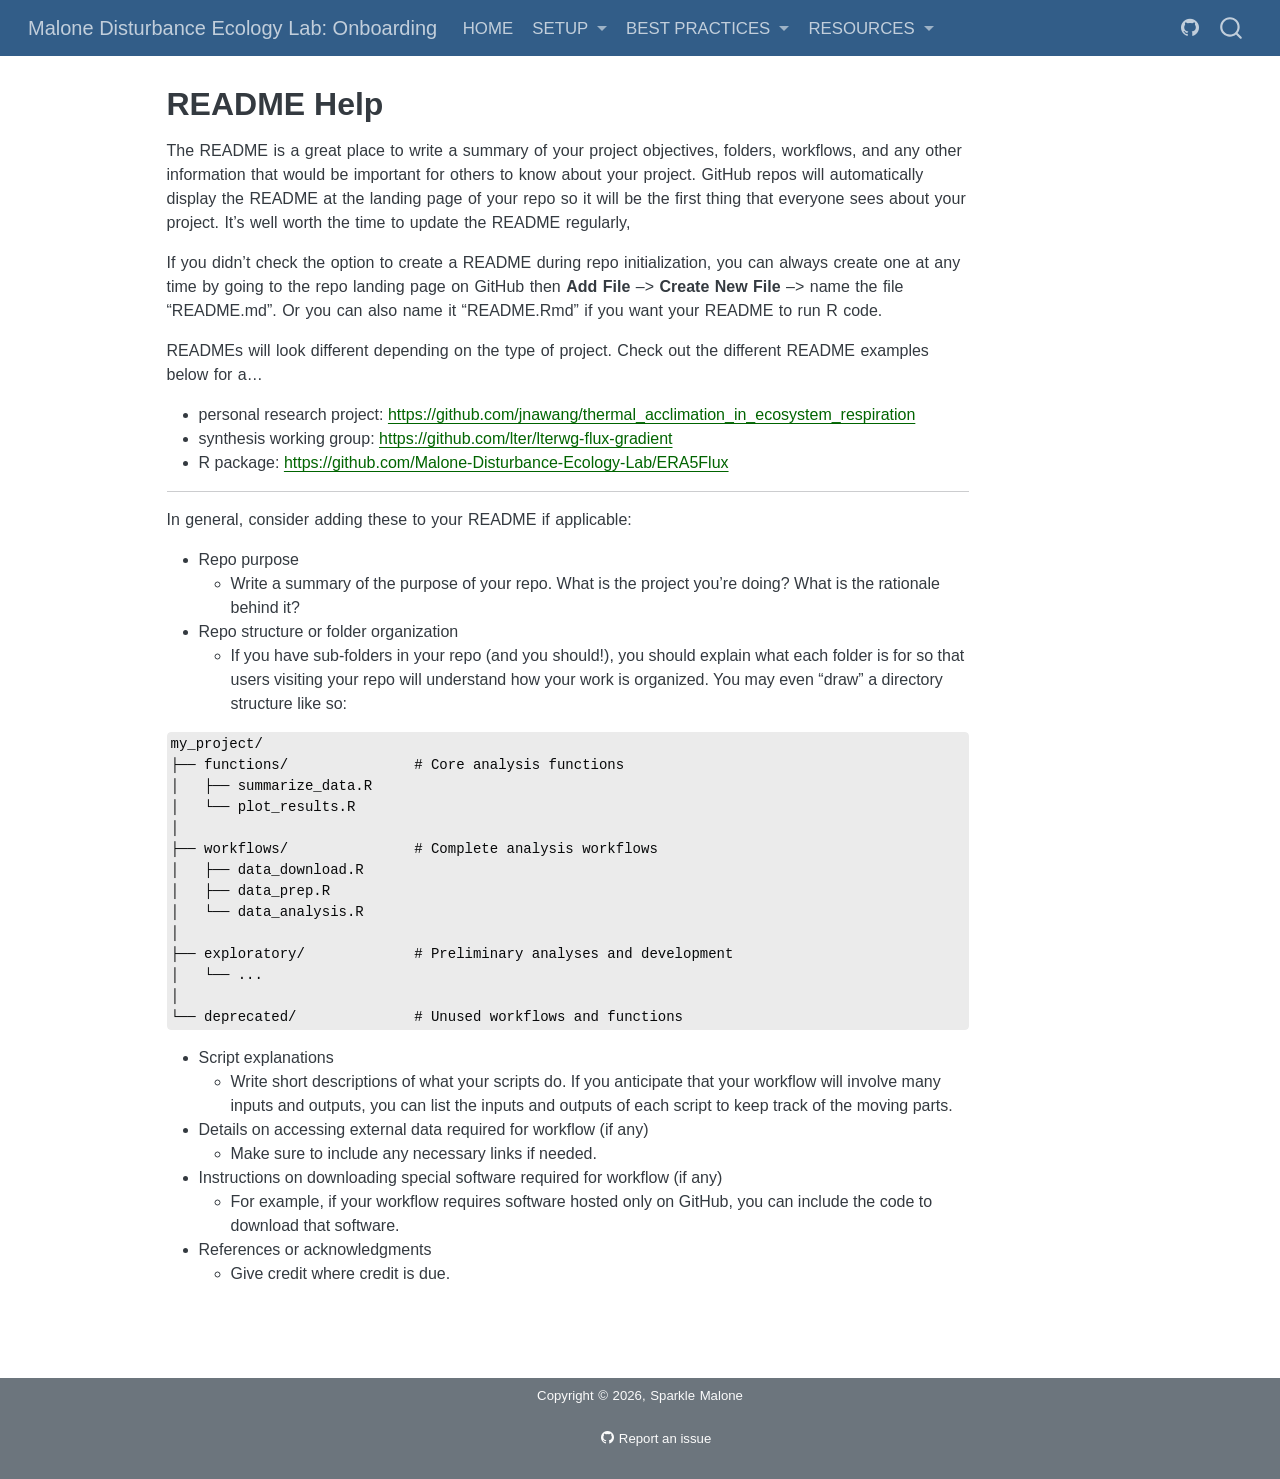
<file: readme.html>
<!DOCTYPE html>
<html xmlns="http://www.w3.org/1999/xhtml" lang="en" xml:lang="en"><head>

<meta charset="utf-8">
<meta name="generator" content="quarto-1.11.9">

<meta name="viewport" content="width=device-width, initial-scale=1.0, user-scalable=yes">


<title>README Help – Malone Disturbance Ecology Lab: Onboarding</title>
<style>
/* Default styles provided by pandoc.
** See https://pandoc.org/MANUAL.html#variables-for-html for config info.
*/
span.smallcaps{font-variant: small-caps;}
div.columns{display: flex; gap: 1.5em;}
div.column{flex: auto;}
@media screen {
div.columns{gap: min(4vw, 1.5em);}
div.column{overflow-x: auto;}
}
div.hanging-indent{margin-left: 1.5em; text-indent: -1.5em;}
ul.task-list{list-style: none;}
ul.task-list li input[type="checkbox"] {
  width: 0.8em;
  margin: 0 0.8em 0.2em -1em; /* quarto-specific, see https://github.com/quarto-dev/quarto-cli/issues/4556 */ 
  vertical-align: middle;
}
</style>


<script src="site_libs/quarto-nav/quarto-nav.js"></script>
<script src="site_libs/quarto-nav/headroom.min.js"></script>
<script src="site_libs/clipboard/clipboard.min.js"></script>
<script src="site_libs/quarto-search/autocomplete.umd.js"></script>
<script src="site_libs/quarto-search/fuse.min.js"></script>
<script src="site_libs/quarto-search/quarto-search.js"></script>
<meta name="quarto:offset" content="./">
<script src="site_libs/quarto-html/quarto.js" type="module"></script>
<script src="site_libs/quarto-html/tabsets/tabsets.js" type="module"></script>
<script src="site_libs/quarto-html/scrollable-regions/scrollable-regions.js" type="module"></script>
<script src="site_libs/quarto-html/popper.min.js"></script>
<script src="site_libs/quarto-html/tippy.umd.min.js"></script>
<script src="site_libs/quarto-html/anchor.min.js"></script>
<link href="site_libs/quarto-html/tippy.css" rel="stylesheet">
<link href="site_libs/quarto-html/quarto-syntax-highlighting-63b5708e65d6cd79cd7618c58d0c21e7.css" rel="stylesheet" id="quarto-text-highlighting-styles">
<script src="site_libs/bootstrap/bootstrap.min.js"></script>
<link href="site_libs/bootstrap/bootstrap-icons.css" rel="stylesheet">
<link href="site_libs/bootstrap/bootstrap-2673ea60333bde4d92c5e68776a58de2.min.css" rel="stylesheet" append-hash="true" id="quarto-bootstrap" data-mode="light">
<script id="quarto-search-options" type="application/json">{
  "location": "navbar",
  "copy-button": false,
  "collapse-after": 3,
  "panel-placement": "end",
  "type": "overlay",
  "limit": 50,
  "keyboard-shortcut": [
    "f",
    "/",
    "s"
  ],
  "show-item-context": false,
  "language": {
    "search-no-results-text": "No results",
    "search-matching-documents-text": "matching documents",
    "search-copy-link-title": "Copy link to search",
    "search-hide-matches-text": "Hide additional matches",
    "search-more-match-text": "more match in this document",
    "search-more-matches-text": "more matches in this document",
    "search-clear-button-title": "Clear",
    "search-text-placeholder": "",
    "search-detached-cancel-button-title": "Cancel",
    "search-submit-button-title": "Submit",
    "search-label": "Search"
  }
}</script>


</head>

<body class="nav-fixed quarto-light"><a id="quarto-skip-link" class="visually-hidden-focusable" href="#quarto-document-content">Skip to main content</a>

<div id="quarto-search-results"></div>
  <header id="quarto-header" class="headroom fixed-top">
    <nav class="navbar navbar-expand-lg " data-bs-theme="dark" aria-label="Site">
      <div class="navbar-container container-fluid">
      <div class="navbar-brand-container mx-auto">
    <a class="navbar-brand" href="./index.html">
    <span class="navbar-title">Malone Disturbance Ecology Lab: Onboarding</span>
    </a>
  </div>
          <button class="navbar-toggler" type="button" data-bs-toggle="collapse" data-bs-target="#navbarCollapse" aria-controls="navbarCollapse" aria-expanded="false" aria-label="Toggle navigation" onclick="if (window.quartoToggleHeadroom) { window.quartoToggleHeadroom(); }">
  <span class="navbar-toggler-icon"></span>
</button>
          <div class="collapse navbar-collapse" id="navbarCollapse">
            <ul class="navbar-nav navbar-nav-scroll me-auto">
  <li class="nav-item">
    <a class="nav-link" href="./index.html"> 
<span class="menu-text">Home</span></a>
  </li>  
  <li class="nav-item dropdown ">
    <a class="nav-link dropdown-toggle" href="#" id="nav-menu-setup" role="link" data-bs-toggle="dropdown" aria-expanded="false">
 <span class="menu-text">Setup</span>
    </a>
    <ul class="dropdown-menu" aria-labelledby="nav-menu-setup">    
        <li>
    <a class="dropdown-item" href="./installation.html">
 <span class="dropdown-text">Installation</span></a>
  </li>  
        <li>
    <a class="dropdown-item" href="./workflow.html">
 <span class="dropdown-text">Git Workflow</span></a>
  </li>  
        <li>
    <a class="dropdown-item" href="./server.html">
 <span class="dropdown-text">MaloneLab Server</span></a>
  </li>  
    </ul>
  </li>
  <li class="nav-item dropdown ">
    <a class="nav-link dropdown-toggle" href="#" id="nav-menu-best-practices" role="link" data-bs-toggle="dropdown" aria-expanded="false">
 <span class="menu-text">Best Practices</span>
    </a>
    <ul class="dropdown-menu" aria-labelledby="nav-menu-best-practices">    
        <li>
    <a class="dropdown-item" href="./where_to_put_data.html">
 <span class="dropdown-text">Where to Put Data</span></a>
  </li>  
        <li>
    <a class="dropdown-item" href="./file_paths.html">
 <span class="dropdown-text">File Paths</span></a>
  </li>  
        <li>
    <a class="dropdown-item" href="./readme.html">
 <span class="dropdown-text">README Help</span></a>
  </li>  
        <li>
    <a class="dropdown-item" href="./other_tips.html">
 <span class="dropdown-text">Other Tips</span></a>
  </li>  
    </ul>
  </li>
  <li class="nav-item dropdown ">
    <a class="nav-link dropdown-toggle" href="#" id="nav-menu-resources" role="link" data-bs-toggle="dropdown" aria-expanded="false">
 <span class="menu-text">Resources</span>
    </a>
    <ul class="dropdown-menu" aria-labelledby="nav-menu-resources">    
        <li>
    <a class="dropdown-item" href="./masterlist.html">
 <span class="dropdown-text">Masterlist</span></a>
  </li>  
        <li>
    <a class="dropdown-item" href="./EDI.html">
 <span class="dropdown-text">Publishing to EDI</span></a>
  </li>  
        <li>
    <a class="dropdown-item" href="./ai_disclosure_builder.html">
 <span class="dropdown-text">AI Disclosure Builder</span></a>
  </li>  
        <li>
    <a class="dropdown-item" href="./fluxnet_policies.html">
 <span class="dropdown-text">FLUXNET Policies</span></a>
  </li>  
    </ul>
  </li>
</ul>
            <ul class="navbar-nav navbar-nav-scroll ms-auto">
  <li class="nav-item compact">
    <a class="nav-link" href="https://github.com/Malone-Disturbance-Ecology-Lab/Onboarding"> <i class="bi bi-github" role="img">
</i> 
<span class="menu-text"></span></a>
  </li>  
</ul>
          </div> <!-- /navcollapse -->
            <div class="quarto-navbar-tools">
</div>
            <div id="quarto-search" class="" title="Search"></div>
      </div> <!-- /container-fluid -->
    </nav>
</header>
<!-- content -->
<div id="quarto-content" class="quarto-container page-columns page-rows-contents page-layout-article page-navbar">
<!-- sidebar -->
<!-- margin-sidebar -->
    <div id="quarto-margin-sidebar" class="sidebar margin-sidebar zindex-bottom">
        
    </div>
<!-- main -->
<main class="content" id="quarto-document-content" tabindex="-1">

<header id="title-block-header" class="quarto-title-block default">
<div class="quarto-title">
<h1 class="title">README Help</h1>
</div>



<div class="quarto-title-meta">

    
  
    
  </div>
  


</header>


<p>The README is a great place to write a summary of your project objectives, folders, workflows, and any other information that would be important for others to know about your project. GitHub repos will automatically display the README at the landing page of your repo so it will be the first thing that everyone sees about your project. It’s well worth the time to update the README regularly,</p>
<p>If you didn’t check the option to create a README during repo initialization, you can always create one at any time by going to the repo landing page on GitHub then <strong>Add File</strong> –&gt; <strong>Create New File</strong> –&gt; name the file “README.md”. Or you can also name it “README.Rmd” if you want your README to run R code.</p>
<p>READMEs will look different depending on the type of project. Check out the different README examples below for a…</p>
<ul>
<li>personal research project: <a href="https://github.com/jnawang/thermal_acclimation_in_ecosystem_respiration">https://github.com/jnawang/thermal_acclimation_in_ecosystem_respiration</a></li>
<li>synthesis working group: <a href="https://github.com/lter/lterwg-flux-gradient">https://github.com/lter/lterwg-flux-gradient</a></li>
<li>R package: <a href="https://github.com/Malone-Disturbance-Ecology-Lab/ERA5Flux">https://github.com/Malone-Disturbance-Ecology-Lab/ERA5Flux</a></li>
</ul>
<hr>
<p>In general, consider adding these to your README if applicable:</p>
<ul>
<li>Repo purpose
<ul>
<li>Write a summary of the purpose of your repo. What is the project you’re doing? What is the rationale behind it?</li>
</ul></li>
<li>Repo structure or folder organization
<ul>
<li>If you have sub-folders in your repo (and you should!), you should explain what each folder is for so that users visiting your repo will understand how your work is organized. You may even “draw” a directory structure like so:</li>
</ul></li>
</ul>
<pre><code>my_project/
├── functions/               # Core analysis functions
│   ├── summarize_data.R             
│   └── plot_results.R             
│
├── workflows/               # Complete analysis workflows
│   ├── data_download.R   
│   ├── data_prep.R        
│   └── data_analysis.R             
│
├── exploratory/             # Preliminary analyses and development
│   └── ...
│
└── deprecated/              # Unused workflows and functions</code></pre>
<ul>
<li>Script explanations
<ul>
<li>Write short descriptions of what your scripts do. If you anticipate that your workflow will involve many inputs and outputs, you can list the inputs and outputs of each script to keep track of the moving parts.</li>
</ul></li>
<li>Details on accessing external data required for workflow (if any)
<ul>
<li>Make sure to include any necessary links if needed.</li>
</ul></li>
<li>Instructions on downloading special software required for workflow (if any)
<ul>
<li>For example, if your workflow requires software hosted only on GitHub, you can include the code to download that software.</li>
</ul></li>
<li>References or acknowledgments
<ul>
<li>Give credit where credit is due.</li>
</ul></li>
</ul>



</main> <!-- /main -->
<script id="quarto-html-after-body" type="application/javascript">
  window.document.addEventListener("DOMContentLoaded", function (event) {
    const icon = "";
    const anchorJS = new window.AnchorJS();
    anchorJS.options = {
      placement: 'right',
      icon: icon
    };
    anchorJS.add('.anchored');
    const isCodeAnnotation = (el) => {
      for (const clz of el.classList) {
        if (clz.startsWith('code-annotation-')) {                     
          return true;
        }
      }
      return false;
    }
    const onCopySuccess = function(e) {
      // button target
      const button = e.trigger;
      // don't keep focus
      button.blur();
      // flash "checked"
      button.classList.add('code-copy-button-checked');
      var currentTitle = button.getAttribute("title");
      button.setAttribute("title", "Copied!");
      let tooltip;
      if (window.bootstrap) {
        button.setAttribute("data-bs-toggle", "tooltip");
        button.setAttribute("data-bs-placement", "left");
        button.setAttribute("data-bs-title", "Copied!");
        tooltip = new bootstrap.Tooltip(button, 
          { trigger: "manual", 
            customClass: "code-copy-button-tooltip",
            offset: [0, -8]});
        tooltip.show();    
      }
      setTimeout(function() {
        if (tooltip) {
          tooltip.hide();
          button.removeAttribute("data-bs-title");
          button.removeAttribute("data-bs-toggle");
          button.removeAttribute("data-bs-placement");
        }
        button.setAttribute("title", currentTitle);
        button.classList.remove('code-copy-button-checked');
      }, 1000);
      // clear code selection
      e.clearSelection();
    }
    const getTextToCopy = function(trigger) {
      const outerScaffold = trigger.parentElement.cloneNode(true);
      const codeEl = outerScaffold.querySelector('code');
      for (const childEl of codeEl.children) {
        if (isCodeAnnotation(childEl)) {
          childEl.remove();
        }
      }
      return codeEl.innerText;
    }
    const clipboard = new window.ClipboardJS('.code-copy-button:not([data-in-quarto-modal])', {
      text: getTextToCopy
    });
    clipboard.on('success', onCopySuccess);
    if (window.document.getElementById('quarto-embedded-source-code-modal')) {
      const clipboardModal = new window.ClipboardJS('.code-copy-button[data-in-quarto-modal]', {
        text: getTextToCopy,
        container: window.document.getElementById('quarto-embedded-source-code-modal')
      });
      clipboardModal.on('success', onCopySuccess);
    }
      var localhostRegex = new RegExp(/^(?:http|https):\/\/localhost\:?[0-9]*\//);
      var mailtoRegex = new RegExp(/^mailto:/);
        var filterRegex = new RegExp("https:\/\/Malone-Disturbance-Ecology-Lab\.github\.io\/Onboarding\/");
      const newWindowLabel = "(opens in a new tab)";
      const newWindowNoteId = "quarto-ext-newwindow-label";
      // Links reference one hidden label through aria-describedby, so the
      // announcement never changes their accessible name.
      var describeNewWindow = (link) => {
        if (!window.document.getElementById(newWindowNoteId)) {
          var newWindowNote = window.document.createElement("span");
          newWindowNote.id = newWindowNoteId;
          newWindowNote.hidden = true;
          newWindowNote.textContent = newWindowLabel;
          window.document.body.appendChild(newWindowNote);
        }
        var describedBy = (link.getAttribute("aria-describedby") || "").split(/\s+/).filter(Boolean);
        if (!describedBy.includes(newWindowNoteId)) {
          describedBy.push(newWindowNoteId);
          link.setAttribute("aria-describedby", describedBy.join(" "));
        }
      }
      var isInternal = (href) => {
          return filterRegex.test(href) || localhostRegex.test(href) || mailtoRegex.test(href);
      }
      // Inspect non-navigation links and adorn them if external
      window.quartoDecorateExternalLinks = function (root) {
     var links = (root || window.document).querySelectorAll('a[href]:not(.nav-link):not(.navbar-brand):not(.toc-action):not(.sidebar-link):not(.sidebar-item-toggle):not(.pagination-link):not(.no-external):not([aria-hidden]):not(.dropdown-item):not(.quarto-navigation-tool):not(.about-link)');
      for (var i=0; i<links.length; i++) {
        const link = links[i];
        if (!isInternal(link.href)) {
          // undo the damage that might have been done by quarto-nav.js in the case of
          // links that we want to consider external
          if (link.dataset.originalHref !== undefined) {
            link.href = link.dataset.originalHref;
          }
            // target, if specified
            link.setAttribute("target", "_blank");
            if (link.getAttribute("rel") === null) {
              link.setAttribute("rel", "noopener");
            }
            describeNewWindow(link);
          if (!link.classList.contains('no-external-icon')) {
          }
        }
      }
      };
      window.quartoDecorateExternalLinks(window.document);
    // Esc closes the popup (WCAG 1.4.13) and focus leaving both trigger and
    // popup closes it (WCAG 2.4.11); tippy handles neither for interactive popups.
    const hideOnEscAndFocusOut = {
      name: 'hideOnEscAndFocusOut',
      defaultValue: true,
      fn(instance) {
        const dismiss = () => {
          // A show scheduled by the trigger delay would otherwise reopen it
          instance.clearDelayTimeouts();
          instance.hide();
        };
        const onKeyDown = (event) => {
          if (event.key !== 'Escape') {
            return;
          }
          // Keep Esc from also reaching page handlers (e.g. reveal.js overview),
          // except an open reveal.js slide menu, which Esc should close too.
          // The menu handles keys only when its keyboard option is on.
          const menuHandlesEsc = window.Reveal?.getPlugin?.('menu')?.isOpen() &&
            window.Reveal.getConfig().menu?.keyboard !== false;
          if (!menuHandlesEsc) {
            event.stopPropagation();
          }
          if (instance.popper.contains(window.document.activeElement)) {
            // Disabled while refocusing so the focus trigger does not reopen it
            instance.disable();
            instance.reference.focus();
            instance.enable();
          }
          dismiss();
        };
        const onFocusOut = (event) => {
          const target = event.relatedTarget;
          if (target && !instance.reference.contains(target) &&
              !instance.popper.contains(target)) {
            dismiss();
          }
        };
        // On the trigger too: a click trigger (code-annotations: select) has no
        // blur handling. Attached for the instance's lifetime so leaving the
        // trigger also cancels a show still pending on the trigger delay.
        instance.reference.addEventListener('focusout', onFocusOut);
        return {
          onShow() {
            window.document.addEventListener('keydown', onKeyDown, true);
            instance.popper.addEventListener('focusout', onFocusOut);
          },
          onHide() {
            window.document.removeEventListener('keydown', onKeyDown, true);
            instance.popper.removeEventListener('focusout', onFocusOut);
          },
          onDestroy() {
            instance.reference.removeEventListener('focusout', onFocusOut);
          },
        };
      },
    };
    function tippyHover(el, contentFn, onTriggerFn, onUntriggerFn) {
      const config = {
        allowHTML: true,
        maxWidth: 500,
        delay: 100,
        arrow: false,
        appendTo: function(el) {
            return el.parentElement;
        },
        interactive: true,
        interactiveBorder: 10,
        theme: 'quarto',
        placement: 'bottom-start',
        plugins: [hideOnEscAndFocusOut],
      };
      if (contentFn) {
        config.content = contentFn;
      }
      if (onTriggerFn) {
        config.onTrigger = onTriggerFn;
      }
      if (onUntriggerFn) {
        config.onUntrigger = onUntriggerFn;
      }
      window.tippy(el, config); 
    }
    const noterefs = window.document.querySelectorAll('a[role="doc-noteref"]');
    for (var i=0; i<noterefs.length; i++) {
      const ref = noterefs[i];
      tippyHover(ref, function() {
        // use id or data attribute instead here
        let href = ref.getAttribute('data-footnote-href') || ref.getAttribute('href');
        try { href = new URL(href).hash; } catch {}
        const id = href.replace(/^#\/?/, "");
        const note = window.document.getElementById(id);
        if (note) {
          return note.innerHTML;
        } else {
          return "";
        }
      });
    }
    const xrefs = window.document.querySelectorAll('a.quarto-xref');
    const processXRef = (id, note) => {
      // Strip column container classes
      const stripColumnClz = (el) => {
        el.classList.remove("page-full", "page-columns");
        if (el.children) {
          for (const child of el.children) {
            stripColumnClz(child);
          }
        }
      }
      stripColumnClz(note)
      if (id === null || id.startsWith('sec-')) {
        // Special case sections, only their first couple elements
        const container = document.createElement("div");
        if (note.children && note.children.length > 2) {
          container.appendChild(note.children[0].cloneNode(true));
          for (let i = 1; i < note.children.length; i++) {
            const child = note.children[i];
            if (child.tagName === "P" && child.innerText === "") {
              continue;
            } else {
              container.appendChild(child.cloneNode(true));
              break;
            }
          }
          if (window.Quarto?.typesetMath) {
            window.Quarto.typesetMath(container);
          }
          return container.innerHTML
        } else {
          if (window.Quarto?.typesetMath) {
            window.Quarto.typesetMath(note);
          }
          return note.innerHTML;
        }
      } else {
        // Remove any anchor links if they are present
        const anchorLink = note.querySelector('a.anchorjs-link');
        if (anchorLink) {
          anchorLink.remove();
        }
        if (window.Quarto?.typesetMath) {
          window.Quarto.typesetMath(note);
        }
        if (note.classList.contains("callout")) {
          return note.outerHTML;
        } else {
          return note.innerHTML;
        }
      }
    }
    for (var i=0; i<xrefs.length; i++) {
      const xref = xrefs[i];
      tippyHover(xref, undefined, function(instance) {
        instance.disable();
        let url = xref.getAttribute('href');
        let hash = undefined; 
        if (url.startsWith('#')) {
          hash = url;
        } else {
          try { hash = new URL(url).hash; } catch {}
        }
        if (hash) {
          const id = hash.replace(/^#\/?/, "");
          const note = window.document.getElementById(id);
          if (note !== null) {
            try {
              const html = processXRef(id, note.cloneNode(true));
              instance.setContent(html);
            } finally {
              instance.enable();
              instance.show();
            }
          } else {
            // See if we can fetch this
            fetch(url.split('#')[0])
            .then(res => res.text())
            .then(html => {
              const parser = new DOMParser();
              const htmlDoc = parser.parseFromString(html, "text/html");
              const note = htmlDoc.getElementById(id);
              if (note !== null) {
                const html = processXRef(id, note);
                instance.setContent(html);
              } 
            }).finally(() => {
              instance.enable();
              instance.show();
            });
          }
        } else {
          // See if we can fetch a full url (with no hash to target)
          // This is a special case and we should probably do some content thinning / targeting
          fetch(url)
          .then(res => res.text())
          .then(html => {
            const parser = new DOMParser();
            const htmlDoc = parser.parseFromString(html, "text/html");
            const note = htmlDoc.querySelector('main.content');
            if (note !== null) {
              // This should only happen for chapter cross references
              // (since there is no id in the URL)
              // remove the first header
              if (note.children.length > 0 && note.children[0].tagName === "HEADER") {
                note.children[0].remove();
              }
              const html = processXRef(null, note);
              instance.setContent(html);
            } 
          }).finally(() => {
            instance.enable();
            instance.show();
          });
        }
      }, function(instance) {
      });
    }
        let selectedAnnoteEl;
        const selectorForAnnotation = ( cell, annotation) => {
          let cellAttr = 'data-code-cell="' + cell + '"';
          let lineAttr = 'data-code-annotation="' +  annotation + '"';
          const selector = 'span[' + cellAttr + '][' + lineAttr + ']';
          return selector;
        }
        const selectCodeLines = (annoteEl) => {
          const doc = window.document;
          const targetCell = annoteEl.getAttribute("data-target-cell");
          const targetAnnotation = annoteEl.getAttribute("data-target-annotation");
          const annoteSpan = window.document.querySelector(selectorForAnnotation(targetCell, targetAnnotation));
          const lines = annoteSpan.getAttribute("data-code-lines").split(",");
          const lineIds = lines.map((line) => {
            return targetCell + "-" + line;
          })
          // Each band is positioned against its own containing block, which is
          // not the offsetParent of the lines, so place it from client rects.
          const placeBand = (band, firstEl, lastEl, codeBlock) => {
            const container = band.offsetParent;
            if (container === null) {
              return;
            }
            const containerRect = container.getBoundingClientRect();
            // Reveal.js scales slides with a transform, so convert client
            // pixels back to the CSS pixels of the container.
            const scale = containerRect.height / container.offsetHeight || 1;
            const firstRect = firstEl.getBoundingClientRect();
            const lastRect = lastEl.getBoundingClientRect();
            const top = (firstRect.top - containerRect.top) / scale - container.clientTop + container.scrollTop;
            const height = (lastRect.bottom - firstRect.top) / scale;
            band.style.top = top - 2 + "px";
            band.style.height = height + 4 + "px";
            if (codeBlock) {
              // Without the copy button wrapper, the containing block is wider
              // than the code block, so span the code block explicitly.
              const blockRect = codeBlock.getBoundingClientRect();
              band.style.left = (blockRect.left - containerRect.left) / scale - container.clientLeft + container.scrollLeft + "px";
              band.style.width = blockRect.width / scale + "px";
            }
          };
          if (lineIds.length > 0) {
            const el = window.document.getElementById(lineIds[0]);
            const lastEl = window.document.getElementById(lineIds[lineIds.length - 1]);
            const parent = el.parentElement.parentElement;
            // cook up a div (if necessary) and position it
            let div = window.document.getElementById("code-annotation-line-highlight");
            if (div === null) {
              div = window.document.createElement("div");
              div.setAttribute("id", "code-annotation-line-highlight");
              div.style.position = 'absolute';
              parent.appendChild(div);
            }
            placeBand(div, el, lastEl, parent.closest("div.sourceCode") || parent);
            let gutterDiv = window.document.getElementById("code-annotation-line-highlight-gutter");
            if (gutterDiv === null) {
              gutterDiv = window.document.createElement("div");
              gutterDiv.setAttribute("id", "code-annotation-line-highlight-gutter");
              gutterDiv.style.position = 'absolute';
              const codeCell = window.document.getElementById(targetCell);
              const gutter = codeCell.querySelector('.code-annotation-gutter');
              gutter.appendChild(gutterDiv);
            }
            placeBand(gutterDiv, el, lastEl);
            selectedAnnoteEl = annoteEl;
          }
        };
        const unselectCodeLines = () => {
          const elementsIds = ["code-annotation-line-highlight", "code-annotation-line-highlight-gutter"];
          elementsIds.forEach((elId) => {
            const div = window.document.getElementById(elId);
            if (div) {
              div.remove();
            }
          });
          selectedAnnoteEl = undefined;
        };
          // Handle positioning of the toggle
      window.addEventListener(
        "resize",
        throttle(() => {
          elRect = undefined;
          if (selectedAnnoteEl) {
            selectCodeLines(selectedAnnoteEl);
          }
        }, 10)
      );
      function throttle(fn, ms) {
      let throttle = false;
      let timer;
        return (...args) => {
          if(!throttle) { // first call gets through
              fn.apply(this, args);
              throttle = true;
          } else { // all the others get throttled
              if(timer) clearTimeout(timer); // cancel #2
              timer = setTimeout(() => {
                fn.apply(this, args);
                timer = throttle = false;
              }, ms);
          }
        };
      }
        // Attach click handler to the DT
        const annoteDls = window.document.querySelectorAll('dt[data-target-cell]');
        for (const annoteDlNode of annoteDls) {
          annoteDlNode.addEventListener('click', (event) => {
            const clickedEl = event.target;
            if (clickedEl !== selectedAnnoteEl) {
              unselectCodeLines();
              const activeEl = window.document.querySelector('dt[data-target-cell].code-annotation-active');
              if (activeEl) {
                activeEl.classList.remove('code-annotation-active');
              }
              selectCodeLines(clickedEl);
              clickedEl.classList.add('code-annotation-active');
            } else {
              // Unselect the line
              unselectCodeLines();
              clickedEl.classList.remove('code-annotation-active');
            }
          });
        }
    const findCites = (el) => {
      const parentEl = el.parentElement;
      if (parentEl) {
        const cites = parentEl.dataset.cites;
        if (cites) {
          return {
            el,
            cites: cites.split(' ')
          };
        } else {
          return findCites(el.parentElement)
        }
      } else {
        return undefined;
      }
    };
    var bibliorefs = window.document.querySelectorAll('a[role="doc-biblioref"]');
    for (var i=0; i<bibliorefs.length; i++) {
      const ref = bibliorefs[i];
      const citeInfo = findCites(ref);
      if (citeInfo) {
        tippyHover(citeInfo.el, function() {
          var popup = window.document.createElement('div');
          citeInfo.cites.forEach(function(cite) {
            var citeDiv = window.document.createElement('div');
            citeDiv.classList.add('hanging-indent');
            citeDiv.classList.add('csl-entry');
            var biblioDiv = window.document.getElementById('ref-' + cite);
            if (biblioDiv) {
              citeDiv.innerHTML = biblioDiv.innerHTML;
            }
            popup.appendChild(citeDiv);
          });
          return popup.innerHTML;
        });
      }
    }
  });
  </script>
  <script type="application/javascript">
  window.quartoScrollableRegionsLabels = {"code":"Scrollable code","output":"Scrollable output"};
  </script>
</div> <!-- /content -->
<footer class="footer">
  <div class="nav-footer">
    <div class="nav-footer-left">
      &nbsp;
    </div>   
    <div class="nav-footer-center">
<p>Copyright © 2026, Sparkle Malone</p>
<div class="toc-actions"><ul><li><a href="https://github.com/Malone-Disturbance-Ecology-Lab/Onboarding/issues/new" class="toc-action"><i class="bi bi-github"></i>Report an issue</a></li></ul></div></div>
    <div class="nav-footer-right">
      &nbsp;
    </div>
  </div>
</footer>




</body></html>
</file>
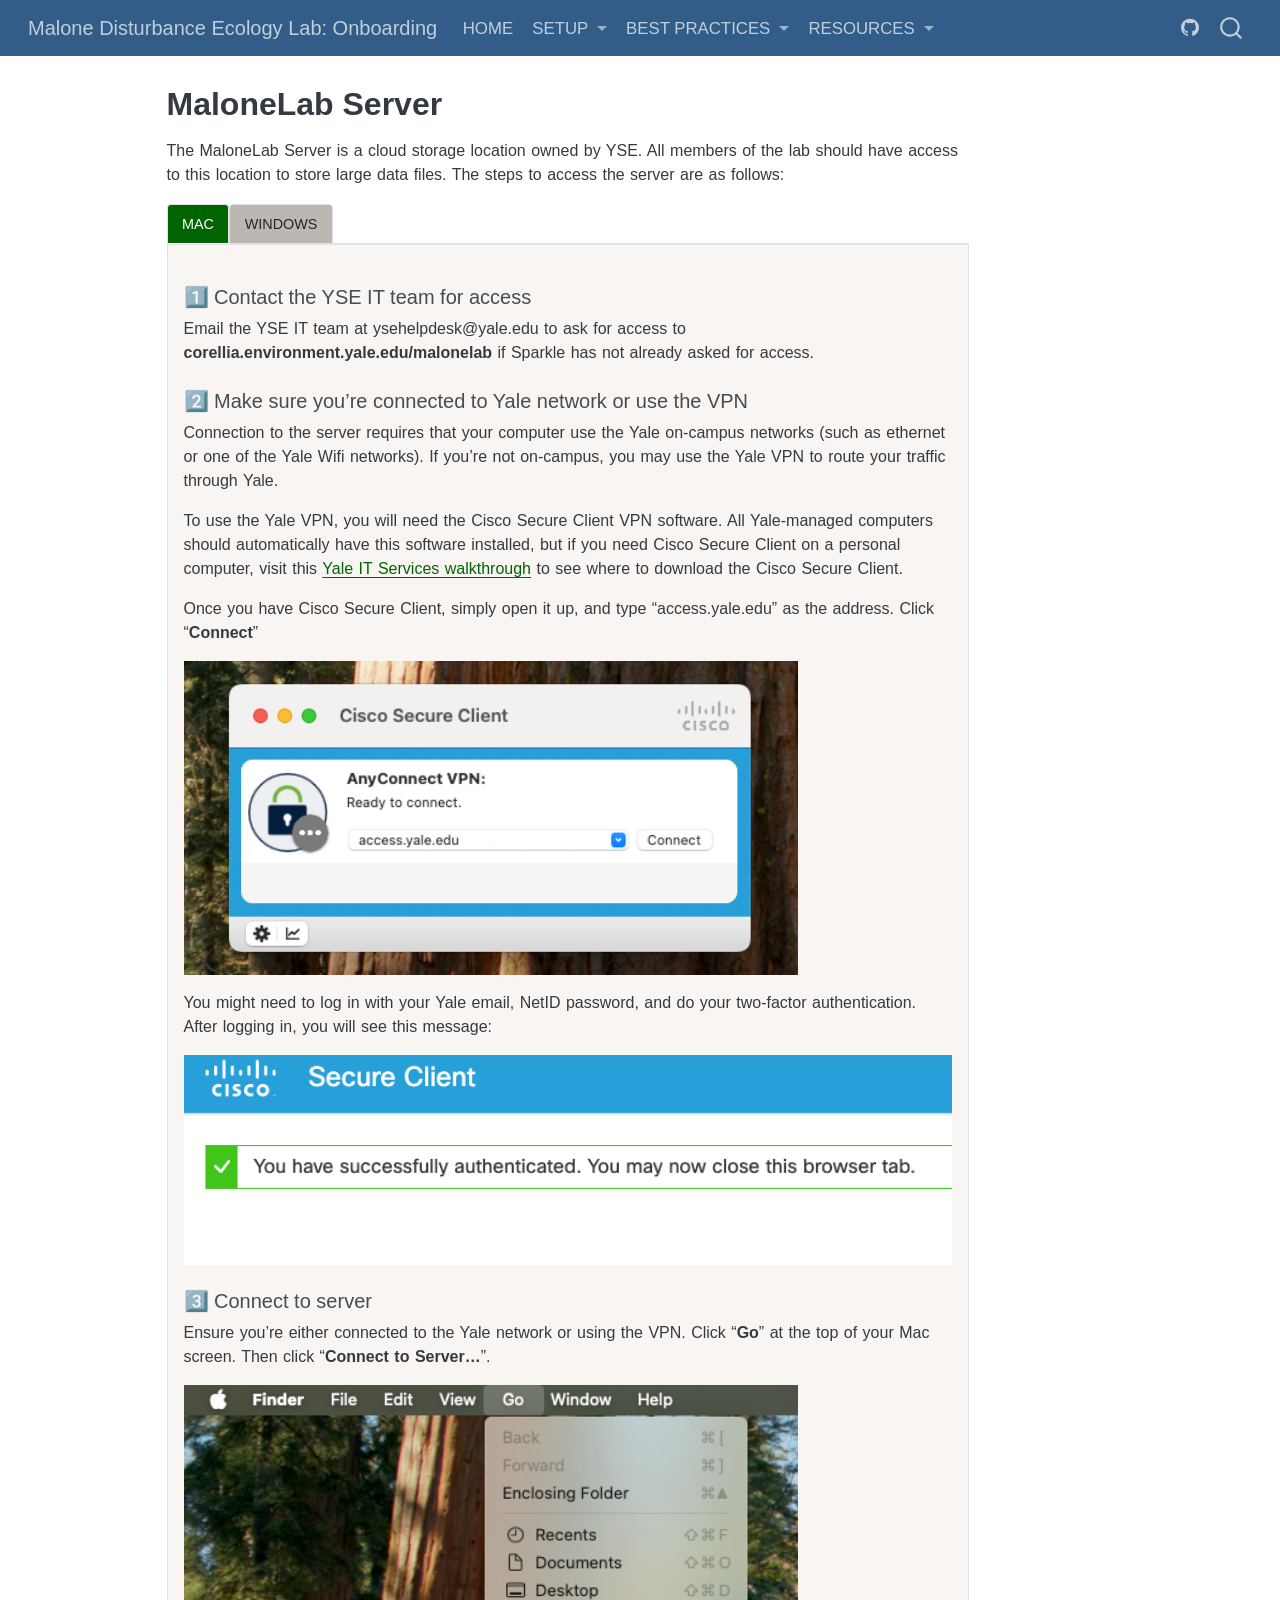
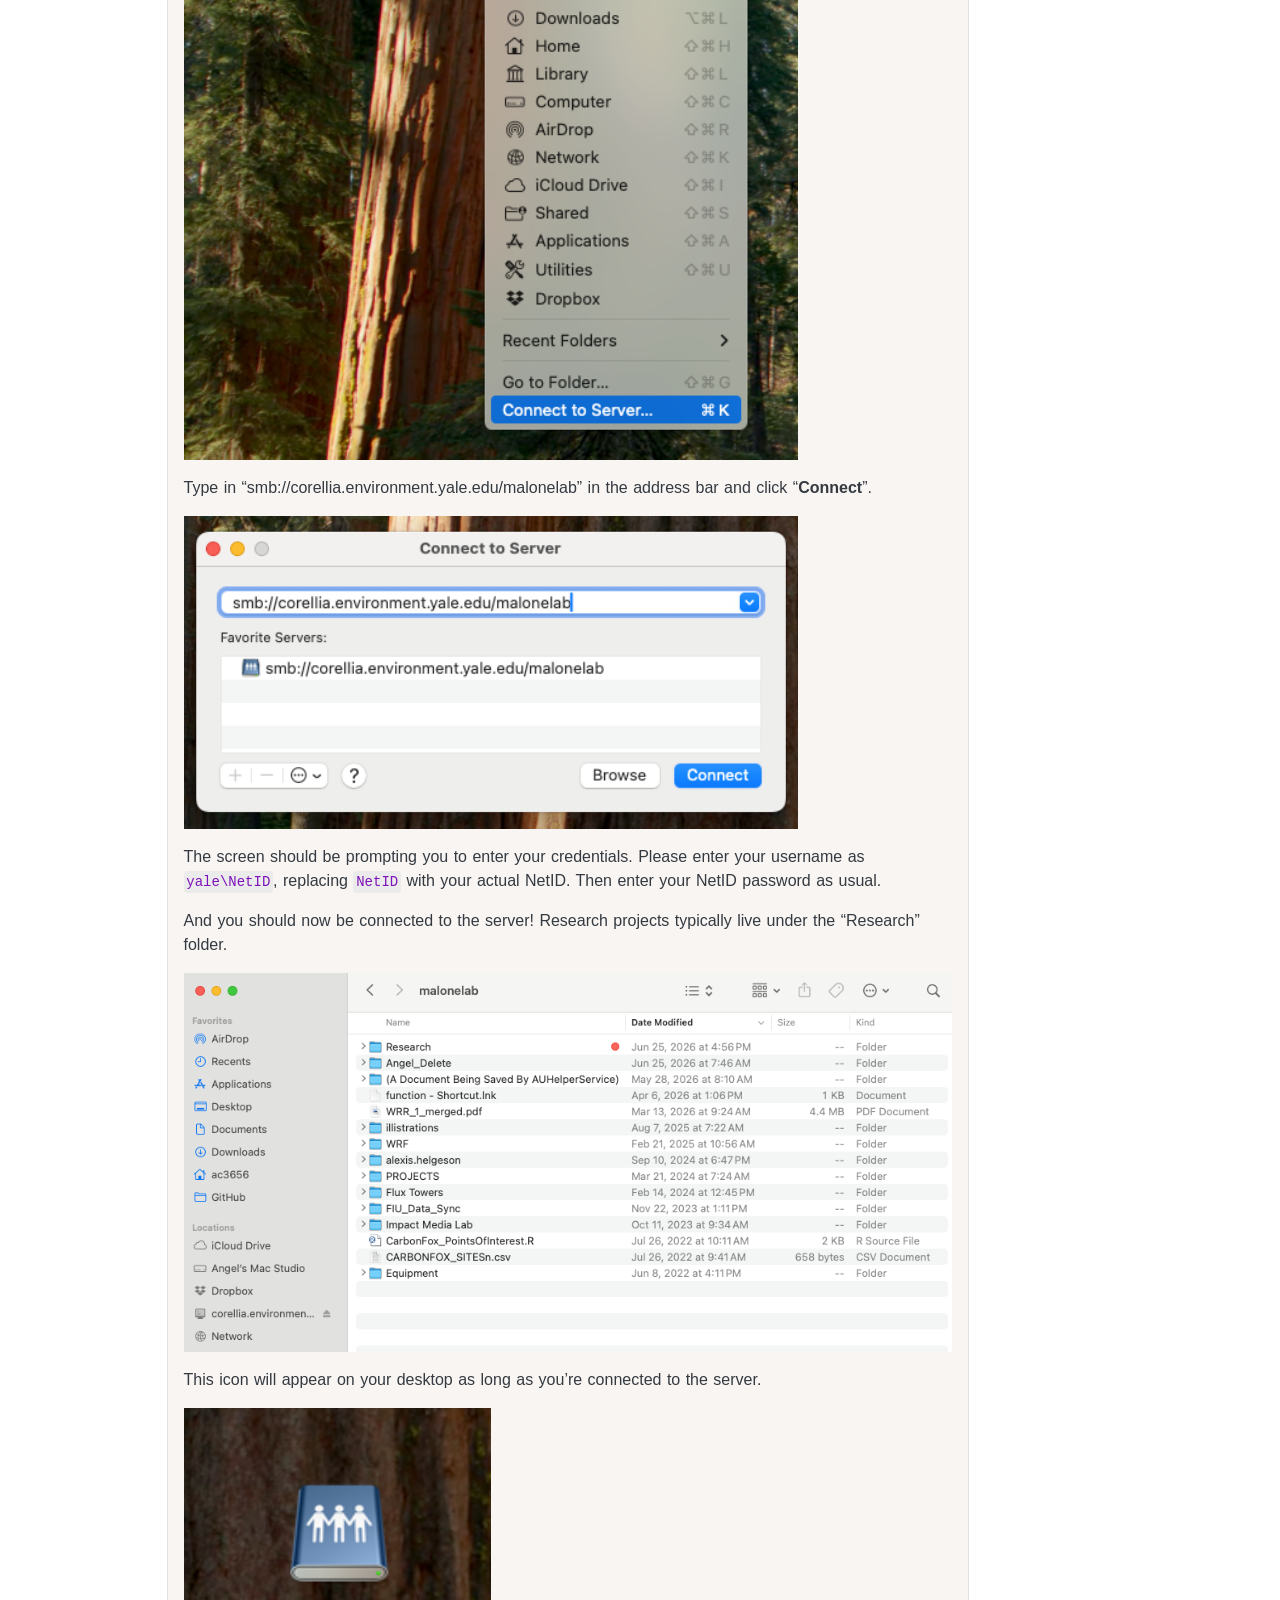
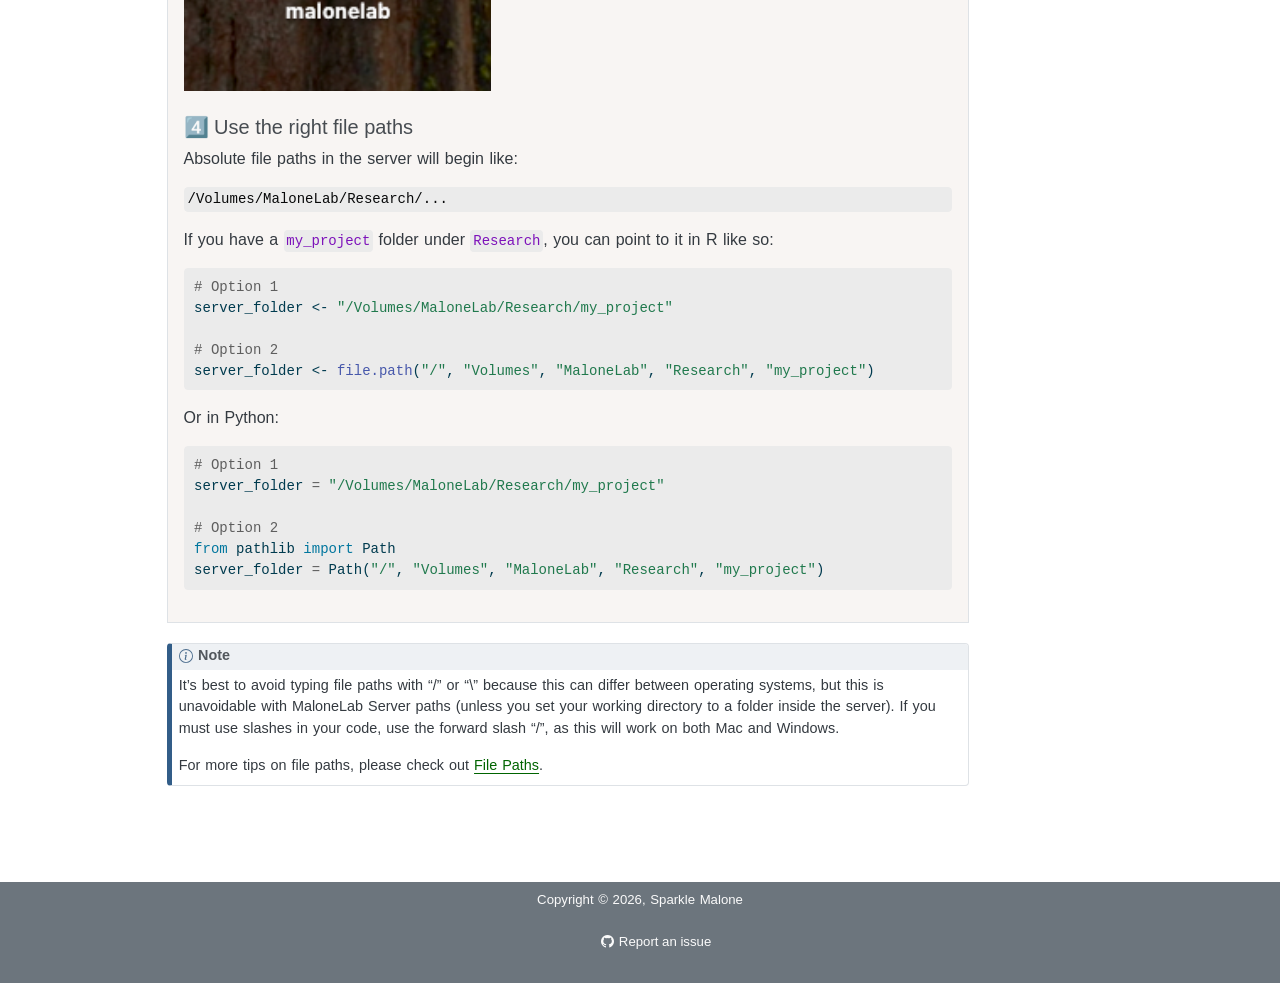
<file: server.html>
<!DOCTYPE html>
<html xmlns="http://www.w3.org/1999/xhtml" lang="en" xml:lang="en"><head>

<meta charset="utf-8">
<meta name="generator" content="quarto-1.11.9">

<meta name="viewport" content="width=device-width, initial-scale=1.0, user-scalable=yes">


<title>MaloneLab Server – Malone Disturbance Ecology Lab: Onboarding</title>
<style>
/* Default styles provided by pandoc.
** See https://pandoc.org/MANUAL.html#variables-for-html for config info.
*/
span.smallcaps{font-variant: small-caps;}
div.columns{display: flex; gap: 1.5em;}
div.column{flex: auto;}
@media screen {
div.columns{gap: min(4vw, 1.5em);}
div.column{overflow-x: auto;}
}
div.hanging-indent{margin-left: 1.5em; text-indent: -1.5em;}
ul.task-list{list-style: none;}
ul.task-list li input[type="checkbox"] {
  width: 0.8em;
  margin: 0 0.8em 0.2em -1em; /* quarto-specific, see https://github.com/quarto-dev/quarto-cli/issues/4556 */ 
  vertical-align: middle;
}
/* CSS for syntax highlighting */
html { -webkit-text-size-adjust: 100%; }
pre > code.sourceCode { white-space: pre; position: relative; }
pre > code.sourceCode > span { display: inline-block; line-height: 1.25; }
pre > code.sourceCode > span:empty { height: 1.2em; }
.sourceCode { overflow: visible; }
code.sourceCode > span { color: inherit; text-decoration: inherit; }
div.sourceCode { margin: 1em 0; }
pre.sourceCode { margin: 0; }
@media screen {
div.sourceCode { overflow: auto; }
}
@media print {
pre > code.sourceCode { white-space: pre-wrap; }
pre > code.sourceCode > span { text-indent: -5em; padding-left: 5em; }
}
pre.numberSource code
  { counter-reset: source-line 0; }
pre.numberSource code > span
  { position: relative; left: -4em; counter-increment: source-line; }
pre.numberSource code > span > a:first-child::before
  { content: counter(source-line);
    position: relative; left: -1em; text-align: right; vertical-align: baseline;
    border: none; display: inline-block;
    -webkit-touch-callout: none; -webkit-user-select: none;
    -khtml-user-select: none; -moz-user-select: none;
    -ms-user-select: none; user-select: none;
    padding: 0 4px; width: 4em;
  }
pre.numberSource { margin-left: 3em;  padding-left: 4px; }
div.sourceCode
  {   }
@media screen {
pre > code.sourceCode > span > a:first-child::before { text-decoration: underline; }
}
</style>


<script src="site_libs/quarto-nav/quarto-nav.js"></script>
<script src="site_libs/quarto-nav/headroom.min.js"></script>
<script src="site_libs/clipboard/clipboard.min.js"></script>
<script src="site_libs/quarto-search/autocomplete.umd.js"></script>
<script src="site_libs/quarto-search/fuse.min.js"></script>
<script src="site_libs/quarto-search/quarto-search.js"></script>
<meta name="quarto:offset" content="./">
<script src="site_libs/quarto-html/quarto.js" type="module"></script>
<script src="site_libs/quarto-html/tabsets/tabsets.js" type="module"></script>
<script src="site_libs/quarto-html/scrollable-regions/scrollable-regions.js" type="module"></script>
<script src="site_libs/quarto-html/popper.min.js"></script>
<script src="site_libs/quarto-html/tippy.umd.min.js"></script>
<script src="site_libs/quarto-html/anchor.min.js"></script>
<link href="site_libs/quarto-html/tippy.css" rel="stylesheet">
<link href="site_libs/quarto-html/quarto-syntax-highlighting-63b5708e65d6cd79cd7618c58d0c21e7.css" rel="stylesheet" id="quarto-text-highlighting-styles">
<script src="site_libs/bootstrap/bootstrap.min.js"></script>
<link href="site_libs/bootstrap/bootstrap-icons.css" rel="stylesheet">
<link href="site_libs/bootstrap/bootstrap-2673ea60333bde4d92c5e68776a58de2.min.css" rel="stylesheet" append-hash="true" id="quarto-bootstrap" data-mode="light">
<script id="quarto-search-options" type="application/json">{
  "location": "navbar",
  "copy-button": false,
  "collapse-after": 3,
  "panel-placement": "end",
  "type": "overlay",
  "limit": 50,
  "keyboard-shortcut": [
    "f",
    "/",
    "s"
  ],
  "show-item-context": false,
  "language": {
    "search-no-results-text": "No results",
    "search-matching-documents-text": "matching documents",
    "search-copy-link-title": "Copy link to search",
    "search-hide-matches-text": "Hide additional matches",
    "search-more-match-text": "more match in this document",
    "search-more-matches-text": "more matches in this document",
    "search-clear-button-title": "Clear",
    "search-text-placeholder": "",
    "search-detached-cancel-button-title": "Cancel",
    "search-submit-button-title": "Submit",
    "search-label": "Search"
  }
}</script>


</head>

<body class="nav-fixed quarto-light"><a id="quarto-skip-link" class="visually-hidden-focusable" href="#quarto-document-content">Skip to main content</a>

<div id="quarto-search-results"></div>
  <header id="quarto-header" class="headroom fixed-top">
    <nav class="navbar navbar-expand-lg " data-bs-theme="dark" aria-label="Site">
      <div class="navbar-container container-fluid">
      <div class="navbar-brand-container mx-auto">
    <a class="navbar-brand" href="./index.html">
    <span class="navbar-title">Malone Disturbance Ecology Lab: Onboarding</span>
    </a>
  </div>
          <button class="navbar-toggler" type="button" data-bs-toggle="collapse" data-bs-target="#navbarCollapse" aria-controls="navbarCollapse" aria-expanded="false" aria-label="Toggle navigation" onclick="if (window.quartoToggleHeadroom) { window.quartoToggleHeadroom(); }">
  <span class="navbar-toggler-icon"></span>
</button>
          <div class="collapse navbar-collapse" id="navbarCollapse">
            <ul class="navbar-nav navbar-nav-scroll me-auto">
  <li class="nav-item">
    <a class="nav-link" href="./index.html"> 
<span class="menu-text">Home</span></a>
  </li>  
  <li class="nav-item dropdown ">
    <a class="nav-link dropdown-toggle" href="#" id="nav-menu-setup" role="link" data-bs-toggle="dropdown" aria-expanded="false">
 <span class="menu-text">Setup</span>
    </a>
    <ul class="dropdown-menu" aria-labelledby="nav-menu-setup">    
        <li>
    <a class="dropdown-item" href="./installation.html">
 <span class="dropdown-text">Installation</span></a>
  </li>  
        <li>
    <a class="dropdown-item" href="./workflow.html">
 <span class="dropdown-text">Git Workflow</span></a>
  </li>  
        <li>
    <a class="dropdown-item" href="./server.html">
 <span class="dropdown-text">MaloneLab Server</span></a>
  </li>  
    </ul>
  </li>
  <li class="nav-item dropdown ">
    <a class="nav-link dropdown-toggle" href="#" id="nav-menu-best-practices" role="link" data-bs-toggle="dropdown" aria-expanded="false">
 <span class="menu-text">Best Practices</span>
    </a>
    <ul class="dropdown-menu" aria-labelledby="nav-menu-best-practices">    
        <li>
    <a class="dropdown-item" href="./where_to_put_data.html">
 <span class="dropdown-text">Where to Put Data</span></a>
  </li>  
        <li>
    <a class="dropdown-item" href="./file_paths.html">
 <span class="dropdown-text">File Paths</span></a>
  </li>  
        <li>
    <a class="dropdown-item" href="./readme.html">
 <span class="dropdown-text">README Help</span></a>
  </li>  
        <li>
    <a class="dropdown-item" href="./other_tips.html">
 <span class="dropdown-text">Other Tips</span></a>
  </li>  
    </ul>
  </li>
  <li class="nav-item dropdown ">
    <a class="nav-link dropdown-toggle" href="#" id="nav-menu-resources" role="link" data-bs-toggle="dropdown" aria-expanded="false">
 <span class="menu-text">Resources</span>
    </a>
    <ul class="dropdown-menu" aria-labelledby="nav-menu-resources">    
        <li>
    <a class="dropdown-item" href="./masterlist.html">
 <span class="dropdown-text">Masterlist</span></a>
  </li>  
        <li>
    <a class="dropdown-item" href="./EDI.html">
 <span class="dropdown-text">Publishing to EDI</span></a>
  </li>  
        <li>
    <a class="dropdown-item" href="./ai_disclosure_builder.html">
 <span class="dropdown-text">AI Disclosure Builder</span></a>
  </li>  
        <li>
    <a class="dropdown-item" href="./fluxnet_policies.html">
 <span class="dropdown-text">FLUXNET Policies</span></a>
  </li>  
    </ul>
  </li>
</ul>
            <ul class="navbar-nav navbar-nav-scroll ms-auto">
  <li class="nav-item compact">
    <a class="nav-link" href="https://github.com/Malone-Disturbance-Ecology-Lab/Onboarding"> <i class="bi bi-github" role="img">
</i> 
<span class="menu-text"></span></a>
  </li>  
</ul>
          </div> <!-- /navcollapse -->
            <div class="quarto-navbar-tools">
</div>
            <div id="quarto-search" class="" title="Search"></div>
      </div> <!-- /container-fluid -->
    </nav>
</header>
<!-- content -->
<div id="quarto-content" class="quarto-container page-columns page-rows-contents page-layout-article page-navbar">
<!-- sidebar -->
<!-- margin-sidebar -->
    <div id="quarto-margin-sidebar" class="sidebar margin-sidebar zindex-bottom">
        
    </div>
<!-- main -->
<main class="content" id="quarto-document-content" tabindex="-1">

<header id="title-block-header" class="quarto-title-block default">
<div class="quarto-title">
<h1 class="title">MaloneLab Server</h1>
</div>



<div class="quarto-title-meta">

    
  
    
  </div>
  


</header>


<p>The MaloneLab Server is a cloud storage location owned by YSE. All members of the lab should have access to this location to store large data files. The steps to access the server are as follows:</p>
<div class="tabset-margin-container"></div><div class="panel-tabset">
<ul class="nav nav-tabs" role="tablist"><li class="nav-item" role="presentation"><a class="nav-link active" id="tabset-1-1-tab" data-bs-toggle="tab" data-bs-target="#tabset-1-1" role="tab" aria-controls="tabset-1-1" aria-selected="true" href="">Mac</a></li><li class="nav-item" role="presentation"><a class="nav-link" id="tabset-1-2-tab" data-bs-toggle="tab" data-bs-target="#tabset-1-2" role="tab" aria-controls="tabset-1-2" aria-selected="false" href="">Windows</a></li></ul>
<div class="tab-content">
<div id="tabset-1-1" class="tab-pane active" role="tabpanel" aria-labelledby="tabset-1-1-tab">
<section id="contact-the-yse-it-team-for-access" class="level4">
<h4 class="anchored" data-anchor-id="contact-the-yse-it-team-for-access">1️⃣ Contact the YSE IT team for access</h4>
<p>Email the YSE IT team at ysehelpdesk@yale.edu to ask for access to <strong>corellia.environment.yale.edu/malonelab</strong> if Sparkle has not already asked for access.</p>
</section>
<section id="make-sure-youre-connected-to-yale-network-or-use-the-vpn" class="level4">
<h4 class="anchored" data-anchor-id="make-sure-youre-connected-to-yale-network-or-use-the-vpn">2️⃣ Make sure you’re connected to Yale network or use the VPN</h4>
<p>Connection to the server requires that your computer use the Yale on-campus networks (such as ethernet or one of the Yale Wifi networks). If you’re not on-campus, you may use the Yale VPN to route your traffic through Yale.</p>
<p>To use the Yale VPN, you will need the Cisco Secure Client VPN software. All Yale-managed computers should automatically have this software installed, but if you need Cisco Secure Client on a personal computer, visit this <a href="https://yale.service-now.com/kb?id=kb_article_view&amp;sysparm_article=KB0000326">Yale IT Services walkthrough</a> to see where to download the Cisco Secure Client.</p>
<p>Once you have Cisco Secure Client, simply open it up, and type “access.yale.edu” as the address. Click “<strong>Connect</strong>”</p>
<p><img src="images/mac_server1.png" class="img-fluid" style="width:80.0%"></p>
<p>You might need to log in with your Yale email, NetID password, and do your two-factor authentication. After logging in, you will see this message:</p>
<p><img src="images/mac_server2.png" class="img-fluid" style="width:100.0%"></p>
</section>
<section id="connect-to-server" class="level4">
<h4 class="anchored" data-anchor-id="connect-to-server">3️⃣ Connect to server</h4>
<p>Ensure you’re either connected to the Yale network or using the VPN. Click “<strong>Go</strong>” at the top of your Mac screen. Then click “<strong>Connect to Server…</strong>”.</p>
<p><img src="images/mac_server3.png" class="img-fluid" style="width:80.0%"></p>
<p>Type in “smb://corellia.environment.yale.edu/malonelab” in the address bar and click “<strong>Connect</strong>”.</p>
<p><img src="images/mac_server4.png" class="img-fluid" style="width:80.0%"></p>
<p>The screen should be prompting you to enter your credentials. Please enter your username as <code>yale\NetID</code>, replacing <code>NetID</code> with your actual NetID. Then enter your NetID password as usual.</p>
<p>And you should now be connected to the server! Research projects typically live under the “Research” folder.</p>
<p><img src="images/mac_server5.png" class="img-fluid" style="width:100.0%"></p>
<p>This icon will appear on your desktop as long as you’re connected to the server.</p>
<p><img src="images/mac_server6.png" class="img-fluid" style="width:40.0%"></p>
</section>
<section id="use-the-right-file-paths" class="level4">
<h4 class="anchored" data-anchor-id="use-the-right-file-paths">4️⃣ Use the right file paths</h4>
<p>Absolute file paths in the server will begin like:</p>
<pre><code>/Volumes/MaloneLab/Research/...</code></pre>
<p>If you have a <code>my_project</code> folder under <code>Research</code>, you can point to it in R like so:</p>
<div class="cell">
<div class="code-copy-outer-scaffold"><div class="sourceCode cell-code" id="cb2"><pre class="sourceCode r code-with-copy"><code class="sourceCode r"><span id="cb2-1"><a href="#cb2-1" aria-hidden="true" tabindex="-1"></a><span class="co"># Option 1</span></span>
<span id="cb2-2"><a href="#cb2-2" aria-hidden="true" tabindex="-1"></a>server_folder <span class="ot">&lt;-</span> <span class="st">"/Volumes/MaloneLab/Research/my_project"</span></span>
<span id="cb2-3"><a href="#cb2-3" aria-hidden="true" tabindex="-1"></a></span>
<span id="cb2-4"><a href="#cb2-4" aria-hidden="true" tabindex="-1"></a><span class="co"># Option 2</span></span>
<span id="cb2-5"><a href="#cb2-5" aria-hidden="true" tabindex="-1"></a>server_folder <span class="ot">&lt;-</span> <span class="fu">file.path</span>(<span class="st">"/"</span>, <span class="st">"Volumes"</span>, <span class="st">"MaloneLab"</span>, <span class="st">"Research"</span>, <span class="st">"my_project"</span>)</span></code></pre></div><button title="Copy to Clipboard" class="code-copy-button"><i class="bi"></i></button></div>
</div>
<p>Or in Python:</p>
<div class="code-copy-outer-scaffold"><div class="sourceCode" id="cb3"><pre class="sourceCode python code-with-copy"><code class="sourceCode python"><span id="cb3-1"><a href="#cb3-1" aria-hidden="true" tabindex="-1"></a><span class="co"># Option 1</span></span>
<span id="cb3-2"><a href="#cb3-2" aria-hidden="true" tabindex="-1"></a>server_folder <span class="op">=</span> <span class="st">"/Volumes/MaloneLab/Research/my_project"</span></span>
<span id="cb3-3"><a href="#cb3-3" aria-hidden="true" tabindex="-1"></a></span>
<span id="cb3-4"><a href="#cb3-4" aria-hidden="true" tabindex="-1"></a><span class="co"># Option 2</span></span>
<span id="cb3-5"><a href="#cb3-5" aria-hidden="true" tabindex="-1"></a><span class="im">from</span> pathlib <span class="im">import</span> Path</span>
<span id="cb3-6"><a href="#cb3-6" aria-hidden="true" tabindex="-1"></a>server_folder <span class="op">=</span> Path(<span class="st">"/"</span>, <span class="st">"Volumes"</span>, <span class="st">"MaloneLab"</span>, <span class="st">"Research"</span>, <span class="st">"my_project"</span>)</span></code></pre></div><button title="Copy to Clipboard" class="code-copy-button"><i class="bi"></i></button></div>
</section>
</div>
<div id="tabset-1-2" class="tab-pane" role="tabpanel" aria-labelledby="tabset-1-2-tab">
<section id="contact-the-yse-it-team-for-access-1" class="level4">
<h4 class="anchored" data-anchor-id="contact-the-yse-it-team-for-access-1">1️⃣ Contact the YSE IT team for access</h4>
<p>Email the YSE IT team at ysehelpdesk@yale.edu to ask for access to <strong>corellia.environment.yale.edu/malonelab</strong> if Sparkle has not already asked for access.</p>
</section>
<section id="make-sure-youre-connected-to-yale-network-or-use-the-vpn-1" class="level4">
<h4 class="anchored" data-anchor-id="make-sure-youre-connected-to-yale-network-or-use-the-vpn-1">2️⃣ Make sure you’re connected to Yale network or use the VPN</h4>
<p>Connection to the server requires that your computer use the Yale on-campus networks (such as ethernet or one of the Yale Wifi networks). If you’re not on-campus, you may use the Yale VPN to route your traffic through Yale.</p>
<p>To use the Yale VPN, you will need the Cisco Secure Client VPN software. All Yale-managed computers should automatically have this software installed, but if you need Cisco Secure Client on a personal computer, visit this <a href="https://yale.service-now.com/kb?id=kb_article_view&amp;sysparm_article=KB0000326">Yale IT Services walkthrough</a> to see where to download the Cisco Secure Client.</p>
<p>Once you have Cisco Secure Client, simply open it up, and type “access.yale.edu” as the address. Click “<strong>Connect</strong>”</p>
<p><img src="images/windows_server1.png" class="img-fluid" style="width:80.0%"></p>
<p>You might need to log in with your Yale email, NetID password, and do your two-factor authentication. After logging in, you will see this message:</p>
<p><img src="images/windows_server2.png" class="img-fluid" style="width:100.0%"></p>
</section>
<section id="connect-to-server-1" class="level4">
<h4 class="anchored" data-anchor-id="connect-to-server-1">3️⃣ Connect to server</h4>
<p>Ensure you’re either connected to the Yale network or using the VPN. Search for “<strong>Run</strong>” at Windows search bar and click to open the program.</p>
<p><img src="images/windows_server3.png" class="img-fluid" style="width:80.0%"></p>
<p>Type in “\\corellia.environment.yale.edu\malonelab” in the address bar and click “<strong>OK</strong>”.</p>
<p><img src="images/windows_server4.png" class="img-fluid" style="width:80.0%"></p>
<p>The screen should be prompting you to enter your credentials. Please enter your username as <code>yale\NetID</code>, replacing <code>NetID</code> with your actual NetID. Then enter your NetID password as usual.</p>
<p>And you should now be connected to the server! Research projects typically live under the “Research” folder.</p>
<p><img src="images/windows_server5.png" class="img-fluid" style="width:100.0%"></p>
</section>
<section id="use-the-right-file-paths-1" class="level4">
<h4 class="anchored" data-anchor-id="use-the-right-file-paths-1">4️⃣ Use the right file paths</h4>
<p>Absolute file paths in the server will begin like:</p>
<pre><code>\\corellia.environment.yale.edu\MaloneLab\Research\...</code></pre>
<p>If you have a <code>my_project</code> folder under <code>Research</code>, you can point to it in R like so:</p>
<div class="cell">
<div class="code-copy-outer-scaffold"><div class="sourceCode cell-code" id="cb5"><pre class="sourceCode r code-with-copy"><code class="sourceCode r"><span id="cb5-1"><a href="#cb5-1" aria-hidden="true" tabindex="-1"></a><span class="co"># Option 1</span></span>
<span id="cb5-2"><a href="#cb5-2" aria-hidden="true" tabindex="-1"></a>server_folder <span class="ot">&lt;-</span> <span class="st">"//corellia.environment.yale.edu/MaloneLab/Research/my_project"</span></span>
<span id="cb5-3"><a href="#cb5-3" aria-hidden="true" tabindex="-1"></a></span>
<span id="cb5-4"><a href="#cb5-4" aria-hidden="true" tabindex="-1"></a><span class="co"># Option 2</span></span>
<span id="cb5-5"><a href="#cb5-5" aria-hidden="true" tabindex="-1"></a>server_folder <span class="ot">&lt;-</span> <span class="fu">file.path</span>(<span class="st">"/"</span>, <span class="st">"corellia.environment.yale.edu"</span>, <span class="st">"MaloneLab"</span>, <span class="st">"Research"</span>, <span class="st">"my_project"</span>)</span></code></pre></div><button title="Copy to Clipboard" class="code-copy-button"><i class="bi"></i></button></div>
</div>
<p>Or in Python:</p>
<div class="code-copy-outer-scaffold"><div class="sourceCode" id="cb6"><pre class="sourceCode python code-with-copy"><code class="sourceCode python"><span id="cb6-1"><a href="#cb6-1" aria-hidden="true" tabindex="-1"></a><span class="co"># Option 1</span></span>
<span id="cb6-2"><a href="#cb6-2" aria-hidden="true" tabindex="-1"></a>server_folder <span class="op">=</span> <span class="st">"//corellia.environment.yale.edu/MaloneLab/Research/my_project"</span></span>
<span id="cb6-3"><a href="#cb6-3" aria-hidden="true" tabindex="-1"></a></span>
<span id="cb6-4"><a href="#cb6-4" aria-hidden="true" tabindex="-1"></a><span class="co"># Option 2</span></span>
<span id="cb6-5"><a href="#cb6-5" aria-hidden="true" tabindex="-1"></a><span class="im">from</span> pathlib <span class="im">import</span> Path</span>
<span id="cb6-6"><a href="#cb6-6" aria-hidden="true" tabindex="-1"></a>server_folder <span class="op">=</span> Path(<span class="st">"/"</span>, <span class="st">"corellia.environment.yale.edu"</span>, <span class="st">"MaloneLab"</span>, <span class="st">"Research"</span>, <span class="st">"my_project"</span>)</span></code></pre></div><button title="Copy to Clipboard" class="code-copy-button"><i class="bi"></i></button></div>
</section>
</div>
</div>
</div>
<div class="callout callout-style-default callout-note callout-titled">
<div class="callout-header d-flex align-content-center">
<div class="callout-icon-container">
<i class="callout-icon"></i>
</div>
<div class="callout-title-container flex-fill">
Note
</div>
</div>
<div class="callout-body-container callout-body">
<p>It’s best to avoid typing file paths with “/” or “\” because this can differ between operating systems, but this is unavoidable with MaloneLab Server paths (unless you set your working directory to a folder inside the server). If you must use slashes in your code, use the forward slash “/”, as this will work on both Mac and Windows.</p>
<p>For more tips on file paths, please check out <a href="https://malone-disturbance-ecology-lab.github.io/Onboarding/file_paths.html">File Paths</a>.</p>
</div>
</div>



</main> <!-- /main -->
<script id="quarto-html-after-body" type="application/javascript">
  window.document.addEventListener("DOMContentLoaded", function (event) {
    const icon = "";
    const anchorJS = new window.AnchorJS();
    anchorJS.options = {
      placement: 'right',
      icon: icon
    };
    anchorJS.add('.anchored');
    const isCodeAnnotation = (el) => {
      for (const clz of el.classList) {
        if (clz.startsWith('code-annotation-')) {                     
          return true;
        }
      }
      return false;
    }
    const onCopySuccess = function(e) {
      // button target
      const button = e.trigger;
      // don't keep focus
      button.blur();
      // flash "checked"
      button.classList.add('code-copy-button-checked');
      var currentTitle = button.getAttribute("title");
      button.setAttribute("title", "Copied!");
      let tooltip;
      if (window.bootstrap) {
        button.setAttribute("data-bs-toggle", "tooltip");
        button.setAttribute("data-bs-placement", "left");
        button.setAttribute("data-bs-title", "Copied!");
        tooltip = new bootstrap.Tooltip(button, 
          { trigger: "manual", 
            customClass: "code-copy-button-tooltip",
            offset: [0, -8]});
        tooltip.show();    
      }
      setTimeout(function() {
        if (tooltip) {
          tooltip.hide();
          button.removeAttribute("data-bs-title");
          button.removeAttribute("data-bs-toggle");
          button.removeAttribute("data-bs-placement");
        }
        button.setAttribute("title", currentTitle);
        button.classList.remove('code-copy-button-checked');
      }, 1000);
      // clear code selection
      e.clearSelection();
    }
    const getTextToCopy = function(trigger) {
      const outerScaffold = trigger.parentElement.cloneNode(true);
      const codeEl = outerScaffold.querySelector('code');
      for (const childEl of codeEl.children) {
        if (isCodeAnnotation(childEl)) {
          childEl.remove();
        }
      }
      return codeEl.innerText;
    }
    const clipboard = new window.ClipboardJS('.code-copy-button:not([data-in-quarto-modal])', {
      text: getTextToCopy
    });
    clipboard.on('success', onCopySuccess);
    if (window.document.getElementById('quarto-embedded-source-code-modal')) {
      const clipboardModal = new window.ClipboardJS('.code-copy-button[data-in-quarto-modal]', {
        text: getTextToCopy,
        container: window.document.getElementById('quarto-embedded-source-code-modal')
      });
      clipboardModal.on('success', onCopySuccess);
    }
      var localhostRegex = new RegExp(/^(?:http|https):\/\/localhost\:?[0-9]*\//);
      var mailtoRegex = new RegExp(/^mailto:/);
        var filterRegex = new RegExp("https:\/\/Malone-Disturbance-Ecology-Lab\.github\.io\/Onboarding\/");
      const newWindowLabel = "(opens in a new tab)";
      const newWindowNoteId = "quarto-ext-newwindow-label";
      // Links reference one hidden label through aria-describedby, so the
      // announcement never changes their accessible name.
      var describeNewWindow = (link) => {
        if (!window.document.getElementById(newWindowNoteId)) {
          var newWindowNote = window.document.createElement("span");
          newWindowNote.id = newWindowNoteId;
          newWindowNote.hidden = true;
          newWindowNote.textContent = newWindowLabel;
          window.document.body.appendChild(newWindowNote);
        }
        var describedBy = (link.getAttribute("aria-describedby") || "").split(/\s+/).filter(Boolean);
        if (!describedBy.includes(newWindowNoteId)) {
          describedBy.push(newWindowNoteId);
          link.setAttribute("aria-describedby", describedBy.join(" "));
        }
      }
      var isInternal = (href) => {
          return filterRegex.test(href) || localhostRegex.test(href) || mailtoRegex.test(href);
      }
      // Inspect non-navigation links and adorn them if external
      window.quartoDecorateExternalLinks = function (root) {
     var links = (root || window.document).querySelectorAll('a[href]:not(.nav-link):not(.navbar-brand):not(.toc-action):not(.sidebar-link):not(.sidebar-item-toggle):not(.pagination-link):not(.no-external):not([aria-hidden]):not(.dropdown-item):not(.quarto-navigation-tool):not(.about-link)');
      for (var i=0; i<links.length; i++) {
        const link = links[i];
        if (!isInternal(link.href)) {
          // undo the damage that might have been done by quarto-nav.js in the case of
          // links that we want to consider external
          if (link.dataset.originalHref !== undefined) {
            link.href = link.dataset.originalHref;
          }
            // target, if specified
            link.setAttribute("target", "_blank");
            if (link.getAttribute("rel") === null) {
              link.setAttribute("rel", "noopener");
            }
            describeNewWindow(link);
          if (!link.classList.contains('no-external-icon')) {
          }
        }
      }
      };
      window.quartoDecorateExternalLinks(window.document);
    // Esc closes the popup (WCAG 1.4.13) and focus leaving both trigger and
    // popup closes it (WCAG 2.4.11); tippy handles neither for interactive popups.
    const hideOnEscAndFocusOut = {
      name: 'hideOnEscAndFocusOut',
      defaultValue: true,
      fn(instance) {
        const dismiss = () => {
          // A show scheduled by the trigger delay would otherwise reopen it
          instance.clearDelayTimeouts();
          instance.hide();
        };
        const onKeyDown = (event) => {
          if (event.key !== 'Escape') {
            return;
          }
          // Keep Esc from also reaching page handlers (e.g. reveal.js overview),
          // except an open reveal.js slide menu, which Esc should close too.
          // The menu handles keys only when its keyboard option is on.
          const menuHandlesEsc = window.Reveal?.getPlugin?.('menu')?.isOpen() &&
            window.Reveal.getConfig().menu?.keyboard !== false;
          if (!menuHandlesEsc) {
            event.stopPropagation();
          }
          if (instance.popper.contains(window.document.activeElement)) {
            // Disabled while refocusing so the focus trigger does not reopen it
            instance.disable();
            instance.reference.focus();
            instance.enable();
          }
          dismiss();
        };
        const onFocusOut = (event) => {
          const target = event.relatedTarget;
          if (target && !instance.reference.contains(target) &&
              !instance.popper.contains(target)) {
            dismiss();
          }
        };
        // On the trigger too: a click trigger (code-annotations: select) has no
        // blur handling. Attached for the instance's lifetime so leaving the
        // trigger also cancels a show still pending on the trigger delay.
        instance.reference.addEventListener('focusout', onFocusOut);
        return {
          onShow() {
            window.document.addEventListener('keydown', onKeyDown, true);
            instance.popper.addEventListener('focusout', onFocusOut);
          },
          onHide() {
            window.document.removeEventListener('keydown', onKeyDown, true);
            instance.popper.removeEventListener('focusout', onFocusOut);
          },
          onDestroy() {
            instance.reference.removeEventListener('focusout', onFocusOut);
          },
        };
      },
    };
    function tippyHover(el, contentFn, onTriggerFn, onUntriggerFn) {
      const config = {
        allowHTML: true,
        maxWidth: 500,
        delay: 100,
        arrow: false,
        appendTo: function(el) {
            return el.parentElement;
        },
        interactive: true,
        interactiveBorder: 10,
        theme: 'quarto',
        placement: 'bottom-start',
        plugins: [hideOnEscAndFocusOut],
      };
      if (contentFn) {
        config.content = contentFn;
      }
      if (onTriggerFn) {
        config.onTrigger = onTriggerFn;
      }
      if (onUntriggerFn) {
        config.onUntrigger = onUntriggerFn;
      }
      window.tippy(el, config); 
    }
    const noterefs = window.document.querySelectorAll('a[role="doc-noteref"]');
    for (var i=0; i<noterefs.length; i++) {
      const ref = noterefs[i];
      tippyHover(ref, function() {
        // use id or data attribute instead here
        let href = ref.getAttribute('data-footnote-href') || ref.getAttribute('href');
        try { href = new URL(href).hash; } catch {}
        const id = href.replace(/^#\/?/, "");
        const note = window.document.getElementById(id);
        if (note) {
          return note.innerHTML;
        } else {
          return "";
        }
      });
    }
    const xrefs = window.document.querySelectorAll('a.quarto-xref');
    const processXRef = (id, note) => {
      // Strip column container classes
      const stripColumnClz = (el) => {
        el.classList.remove("page-full", "page-columns");
        if (el.children) {
          for (const child of el.children) {
            stripColumnClz(child);
          }
        }
      }
      stripColumnClz(note)
      if (id === null || id.startsWith('sec-')) {
        // Special case sections, only their first couple elements
        const container = document.createElement("div");
        if (note.children && note.children.length > 2) {
          container.appendChild(note.children[0].cloneNode(true));
          for (let i = 1; i < note.children.length; i++) {
            const child = note.children[i];
            if (child.tagName === "P" && child.innerText === "") {
              continue;
            } else {
              container.appendChild(child.cloneNode(true));
              break;
            }
          }
          if (window.Quarto?.typesetMath) {
            window.Quarto.typesetMath(container);
          }
          return container.innerHTML
        } else {
          if (window.Quarto?.typesetMath) {
            window.Quarto.typesetMath(note);
          }
          return note.innerHTML;
        }
      } else {
        // Remove any anchor links if they are present
        const anchorLink = note.querySelector('a.anchorjs-link');
        if (anchorLink) {
          anchorLink.remove();
        }
        if (window.Quarto?.typesetMath) {
          window.Quarto.typesetMath(note);
        }
        if (note.classList.contains("callout")) {
          return note.outerHTML;
        } else {
          return note.innerHTML;
        }
      }
    }
    for (var i=0; i<xrefs.length; i++) {
      const xref = xrefs[i];
      tippyHover(xref, undefined, function(instance) {
        instance.disable();
        let url = xref.getAttribute('href');
        let hash = undefined; 
        if (url.startsWith('#')) {
          hash = url;
        } else {
          try { hash = new URL(url).hash; } catch {}
        }
        if (hash) {
          const id = hash.replace(/^#\/?/, "");
          const note = window.document.getElementById(id);
          if (note !== null) {
            try {
              const html = processXRef(id, note.cloneNode(true));
              instance.setContent(html);
            } finally {
              instance.enable();
              instance.show();
            }
          } else {
            // See if we can fetch this
            fetch(url.split('#')[0])
            .then(res => res.text())
            .then(html => {
              const parser = new DOMParser();
              const htmlDoc = parser.parseFromString(html, "text/html");
              const note = htmlDoc.getElementById(id);
              if (note !== null) {
                const html = processXRef(id, note);
                instance.setContent(html);
              } 
            }).finally(() => {
              instance.enable();
              instance.show();
            });
          }
        } else {
          // See if we can fetch a full url (with no hash to target)
          // This is a special case and we should probably do some content thinning / targeting
          fetch(url)
          .then(res => res.text())
          .then(html => {
            const parser = new DOMParser();
            const htmlDoc = parser.parseFromString(html, "text/html");
            const note = htmlDoc.querySelector('main.content');
            if (note !== null) {
              // This should only happen for chapter cross references
              // (since there is no id in the URL)
              // remove the first header
              if (note.children.length > 0 && note.children[0].tagName === "HEADER") {
                note.children[0].remove();
              }
              const html = processXRef(null, note);
              instance.setContent(html);
            } 
          }).finally(() => {
            instance.enable();
            instance.show();
          });
        }
      }, function(instance) {
      });
    }
        let selectedAnnoteEl;
        const selectorForAnnotation = ( cell, annotation) => {
          let cellAttr = 'data-code-cell="' + cell + '"';
          let lineAttr = 'data-code-annotation="' +  annotation + '"';
          const selector = 'span[' + cellAttr + '][' + lineAttr + ']';
          return selector;
        }
        const selectCodeLines = (annoteEl) => {
          const doc = window.document;
          const targetCell = annoteEl.getAttribute("data-target-cell");
          const targetAnnotation = annoteEl.getAttribute("data-target-annotation");
          const annoteSpan = window.document.querySelector(selectorForAnnotation(targetCell, targetAnnotation));
          const lines = annoteSpan.getAttribute("data-code-lines").split(",");
          const lineIds = lines.map((line) => {
            return targetCell + "-" + line;
          })
          // Each band is positioned against its own containing block, which is
          // not the offsetParent of the lines, so place it from client rects.
          const placeBand = (band, firstEl, lastEl, codeBlock) => {
            const container = band.offsetParent;
            if (container === null) {
              return;
            }
            const containerRect = container.getBoundingClientRect();
            // Reveal.js scales slides with a transform, so convert client
            // pixels back to the CSS pixels of the container.
            const scale = containerRect.height / container.offsetHeight || 1;
            const firstRect = firstEl.getBoundingClientRect();
            const lastRect = lastEl.getBoundingClientRect();
            const top = (firstRect.top - containerRect.top) / scale - container.clientTop + container.scrollTop;
            const height = (lastRect.bottom - firstRect.top) / scale;
            band.style.top = top - 2 + "px";
            band.style.height = height + 4 + "px";
            if (codeBlock) {
              // Without the copy button wrapper, the containing block is wider
              // than the code block, so span the code block explicitly.
              const blockRect = codeBlock.getBoundingClientRect();
              band.style.left = (blockRect.left - containerRect.left) / scale - container.clientLeft + container.scrollLeft + "px";
              band.style.width = blockRect.width / scale + "px";
            }
          };
          if (lineIds.length > 0) {
            const el = window.document.getElementById(lineIds[0]);
            const lastEl = window.document.getElementById(lineIds[lineIds.length - 1]);
            const parent = el.parentElement.parentElement;
            // cook up a div (if necessary) and position it
            let div = window.document.getElementById("code-annotation-line-highlight");
            if (div === null) {
              div = window.document.createElement("div");
              div.setAttribute("id", "code-annotation-line-highlight");
              div.style.position = 'absolute';
              parent.appendChild(div);
            }
            placeBand(div, el, lastEl, parent.closest("div.sourceCode") || parent);
            let gutterDiv = window.document.getElementById("code-annotation-line-highlight-gutter");
            if (gutterDiv === null) {
              gutterDiv = window.document.createElement("div");
              gutterDiv.setAttribute("id", "code-annotation-line-highlight-gutter");
              gutterDiv.style.position = 'absolute';
              const codeCell = window.document.getElementById(targetCell);
              const gutter = codeCell.querySelector('.code-annotation-gutter');
              gutter.appendChild(gutterDiv);
            }
            placeBand(gutterDiv, el, lastEl);
            selectedAnnoteEl = annoteEl;
          }
        };
        const unselectCodeLines = () => {
          const elementsIds = ["code-annotation-line-highlight", "code-annotation-line-highlight-gutter"];
          elementsIds.forEach((elId) => {
            const div = window.document.getElementById(elId);
            if (div) {
              div.remove();
            }
          });
          selectedAnnoteEl = undefined;
        };
          // Handle positioning of the toggle
      window.addEventListener(
        "resize",
        throttle(() => {
          elRect = undefined;
          if (selectedAnnoteEl) {
            selectCodeLines(selectedAnnoteEl);
          }
        }, 10)
      );
      function throttle(fn, ms) {
      let throttle = false;
      let timer;
        return (...args) => {
          if(!throttle) { // first call gets through
              fn.apply(this, args);
              throttle = true;
          } else { // all the others get throttled
              if(timer) clearTimeout(timer); // cancel #2
              timer = setTimeout(() => {
                fn.apply(this, args);
                timer = throttle = false;
              }, ms);
          }
        };
      }
        // Attach click handler to the DT
        const annoteDls = window.document.querySelectorAll('dt[data-target-cell]');
        for (const annoteDlNode of annoteDls) {
          annoteDlNode.addEventListener('click', (event) => {
            const clickedEl = event.target;
            if (clickedEl !== selectedAnnoteEl) {
              unselectCodeLines();
              const activeEl = window.document.querySelector('dt[data-target-cell].code-annotation-active');
              if (activeEl) {
                activeEl.classList.remove('code-annotation-active');
              }
              selectCodeLines(clickedEl);
              clickedEl.classList.add('code-annotation-active');
            } else {
              // Unselect the line
              unselectCodeLines();
              clickedEl.classList.remove('code-annotation-active');
            }
          });
        }
    const findCites = (el) => {
      const parentEl = el.parentElement;
      if (parentEl) {
        const cites = parentEl.dataset.cites;
        if (cites) {
          return {
            el,
            cites: cites.split(' ')
          };
        } else {
          return findCites(el.parentElement)
        }
      } else {
        return undefined;
      }
    };
    var bibliorefs = window.document.querySelectorAll('a[role="doc-biblioref"]');
    for (var i=0; i<bibliorefs.length; i++) {
      const ref = bibliorefs[i];
      const citeInfo = findCites(ref);
      if (citeInfo) {
        tippyHover(citeInfo.el, function() {
          var popup = window.document.createElement('div');
          citeInfo.cites.forEach(function(cite) {
            var citeDiv = window.document.createElement('div');
            citeDiv.classList.add('hanging-indent');
            citeDiv.classList.add('csl-entry');
            var biblioDiv = window.document.getElementById('ref-' + cite);
            if (biblioDiv) {
              citeDiv.innerHTML = biblioDiv.innerHTML;
            }
            popup.appendChild(citeDiv);
          });
          return popup.innerHTML;
        });
      }
    }
  });
  </script>
  <script type="application/javascript">
  window.quartoScrollableRegionsLabels = {"code":"Scrollable code","output":"Scrollable output"};
  </script>
</div> <!-- /content -->
<footer class="footer">
  <div class="nav-footer">
    <div class="nav-footer-left">
      &nbsp;
    </div>   
    <div class="nav-footer-center">
<p>Copyright © 2026, Sparkle Malone</p>
<div class="toc-actions"><ul><li><a href="https://github.com/Malone-Disturbance-Ecology-Lab/Onboarding/issues/new" class="toc-action"><i class="bi bi-github"></i>Report an issue</a></li></ul></div></div>
    <div class="nav-footer-right">
      &nbsp;
    </div>
  </div>
</footer>




</body></html>
</file>
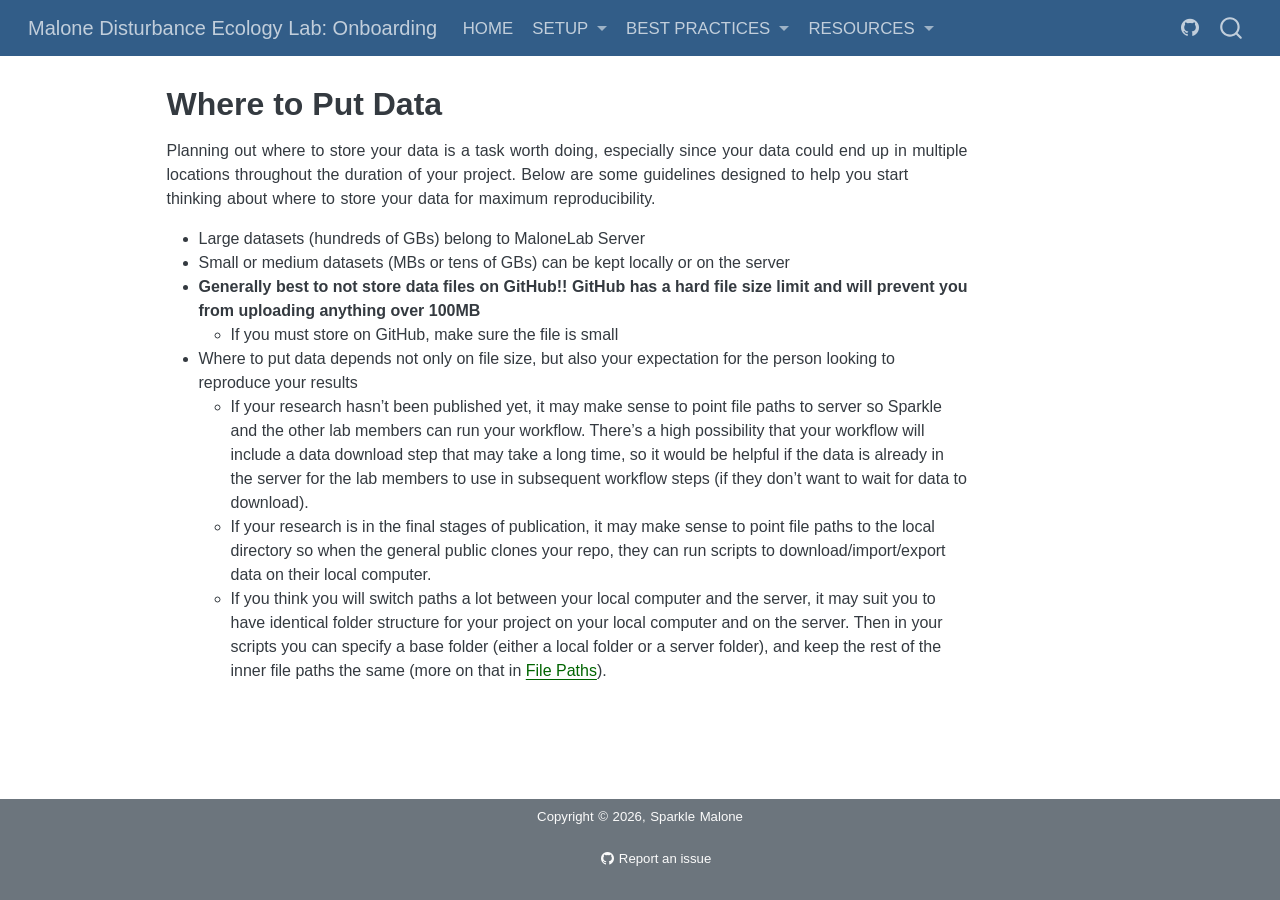
<file: where_to_put_data.html>
<!DOCTYPE html>
<html xmlns="http://www.w3.org/1999/xhtml" lang="en" xml:lang="en"><head>

<meta charset="utf-8">
<meta name="generator" content="quarto-1.11.9">

<meta name="viewport" content="width=device-width, initial-scale=1.0, user-scalable=yes">


<title>Where to Put Data – Malone Disturbance Ecology Lab: Onboarding</title>
<style>
/* Default styles provided by pandoc.
** See https://pandoc.org/MANUAL.html#variables-for-html for config info.
*/
span.smallcaps{font-variant: small-caps;}
div.columns{display: flex; gap: 1.5em;}
div.column{flex: auto;}
@media screen {
div.columns{gap: min(4vw, 1.5em);}
div.column{overflow-x: auto;}
}
div.hanging-indent{margin-left: 1.5em; text-indent: -1.5em;}
ul.task-list{list-style: none;}
ul.task-list li input[type="checkbox"] {
  width: 0.8em;
  margin: 0 0.8em 0.2em -1em; /* quarto-specific, see https://github.com/quarto-dev/quarto-cli/issues/4556 */ 
  vertical-align: middle;
}
</style>


<script src="site_libs/quarto-nav/quarto-nav.js"></script>
<script src="site_libs/quarto-nav/headroom.min.js"></script>
<script src="site_libs/clipboard/clipboard.min.js"></script>
<script src="site_libs/quarto-search/autocomplete.umd.js"></script>
<script src="site_libs/quarto-search/fuse.min.js"></script>
<script src="site_libs/quarto-search/quarto-search.js"></script>
<meta name="quarto:offset" content="./">
<script src="site_libs/quarto-html/quarto.js" type="module"></script>
<script src="site_libs/quarto-html/tabsets/tabsets.js" type="module"></script>
<script src="site_libs/quarto-html/scrollable-regions/scrollable-regions.js" type="module"></script>
<script src="site_libs/quarto-html/popper.min.js"></script>
<script src="site_libs/quarto-html/tippy.umd.min.js"></script>
<script src="site_libs/quarto-html/anchor.min.js"></script>
<link href="site_libs/quarto-html/tippy.css" rel="stylesheet">
<link href="site_libs/quarto-html/quarto-syntax-highlighting-63b5708e65d6cd79cd7618c58d0c21e7.css" rel="stylesheet" id="quarto-text-highlighting-styles">
<script src="site_libs/bootstrap/bootstrap.min.js"></script>
<link href="site_libs/bootstrap/bootstrap-icons.css" rel="stylesheet">
<link href="site_libs/bootstrap/bootstrap-2673ea60333bde4d92c5e68776a58de2.min.css" rel="stylesheet" append-hash="true" id="quarto-bootstrap" data-mode="light">
<script id="quarto-search-options" type="application/json">{
  "location": "navbar",
  "copy-button": false,
  "collapse-after": 3,
  "panel-placement": "end",
  "type": "overlay",
  "limit": 50,
  "keyboard-shortcut": [
    "f",
    "/",
    "s"
  ],
  "show-item-context": false,
  "language": {
    "search-no-results-text": "No results",
    "search-matching-documents-text": "matching documents",
    "search-copy-link-title": "Copy link to search",
    "search-hide-matches-text": "Hide additional matches",
    "search-more-match-text": "more match in this document",
    "search-more-matches-text": "more matches in this document",
    "search-clear-button-title": "Clear",
    "search-text-placeholder": "",
    "search-detached-cancel-button-title": "Cancel",
    "search-submit-button-title": "Submit",
    "search-label": "Search"
  }
}</script>


</head>

<body class="nav-fixed quarto-light"><a id="quarto-skip-link" class="visually-hidden-focusable" href="#quarto-document-content">Skip to main content</a>

<div id="quarto-search-results"></div>
  <header id="quarto-header" class="headroom fixed-top">
    <nav class="navbar navbar-expand-lg " data-bs-theme="dark" aria-label="Site">
      <div class="navbar-container container-fluid">
      <div class="navbar-brand-container mx-auto">
    <a class="navbar-brand" href="./index.html">
    <span class="navbar-title">Malone Disturbance Ecology Lab: Onboarding</span>
    </a>
  </div>
          <button class="navbar-toggler" type="button" data-bs-toggle="collapse" data-bs-target="#navbarCollapse" aria-controls="navbarCollapse" aria-expanded="false" aria-label="Toggle navigation" onclick="if (window.quartoToggleHeadroom) { window.quartoToggleHeadroom(); }">
  <span class="navbar-toggler-icon"></span>
</button>
          <div class="collapse navbar-collapse" id="navbarCollapse">
            <ul class="navbar-nav navbar-nav-scroll me-auto">
  <li class="nav-item">
    <a class="nav-link" href="./index.html"> 
<span class="menu-text">Home</span></a>
  </li>  
  <li class="nav-item dropdown ">
    <a class="nav-link dropdown-toggle" href="#" id="nav-menu-setup" role="link" data-bs-toggle="dropdown" aria-expanded="false">
 <span class="menu-text">Setup</span>
    </a>
    <ul class="dropdown-menu" aria-labelledby="nav-menu-setup">    
        <li>
    <a class="dropdown-item" href="./installation.html">
 <span class="dropdown-text">Installation</span></a>
  </li>  
        <li>
    <a class="dropdown-item" href="./workflow.html">
 <span class="dropdown-text">Git Workflow</span></a>
  </li>  
        <li>
    <a class="dropdown-item" href="./server.html">
 <span class="dropdown-text">MaloneLab Server</span></a>
  </li>  
    </ul>
  </li>
  <li class="nav-item dropdown ">
    <a class="nav-link dropdown-toggle" href="#" id="nav-menu-best-practices" role="link" data-bs-toggle="dropdown" aria-expanded="false">
 <span class="menu-text">Best Practices</span>
    </a>
    <ul class="dropdown-menu" aria-labelledby="nav-menu-best-practices">    
        <li>
    <a class="dropdown-item" href="./where_to_put_data.html">
 <span class="dropdown-text">Where to Put Data</span></a>
  </li>  
        <li>
    <a class="dropdown-item" href="./file_paths.html">
 <span class="dropdown-text">File Paths</span></a>
  </li>  
        <li>
    <a class="dropdown-item" href="./readme.html">
 <span class="dropdown-text">README Help</span></a>
  </li>  
        <li>
    <a class="dropdown-item" href="./other_tips.html">
 <span class="dropdown-text">Other Tips</span></a>
  </li>  
    </ul>
  </li>
  <li class="nav-item dropdown ">
    <a class="nav-link dropdown-toggle" href="#" id="nav-menu-resources" role="link" data-bs-toggle="dropdown" aria-expanded="false">
 <span class="menu-text">Resources</span>
    </a>
    <ul class="dropdown-menu" aria-labelledby="nav-menu-resources">    
        <li>
    <a class="dropdown-item" href="./masterlist.html">
 <span class="dropdown-text">Masterlist</span></a>
  </li>  
        <li>
    <a class="dropdown-item" href="./EDI.html">
 <span class="dropdown-text">Publishing to EDI</span></a>
  </li>  
        <li>
    <a class="dropdown-item" href="./ai_disclosure_builder.html">
 <span class="dropdown-text">AI Disclosure Builder</span></a>
  </li>  
        <li>
    <a class="dropdown-item" href="./fluxnet_policies.html">
 <span class="dropdown-text">FLUXNET Policies</span></a>
  </li>  
    </ul>
  </li>
</ul>
            <ul class="navbar-nav navbar-nav-scroll ms-auto">
  <li class="nav-item compact">
    <a class="nav-link" href="https://github.com/Malone-Disturbance-Ecology-Lab/Onboarding"> <i class="bi bi-github" role="img">
</i> 
<span class="menu-text"></span></a>
  </li>  
</ul>
          </div> <!-- /navcollapse -->
            <div class="quarto-navbar-tools">
</div>
            <div id="quarto-search" class="" title="Search"></div>
      </div> <!-- /container-fluid -->
    </nav>
</header>
<!-- content -->
<div id="quarto-content" class="quarto-container page-columns page-rows-contents page-layout-article page-navbar">
<!-- sidebar -->
<!-- margin-sidebar -->
    <div id="quarto-margin-sidebar" class="sidebar margin-sidebar zindex-bottom">
        
    </div>
<!-- main -->
<main class="content" id="quarto-document-content" tabindex="-1">

<header id="title-block-header" class="quarto-title-block default">
<div class="quarto-title">
<h1 class="title">Where to Put Data</h1>
</div>



<div class="quarto-title-meta">

    
  
    
  </div>
  


</header>


<p>Planning out where to store your data is a task worth doing, especially since your data could end up in multiple locations throughout the duration of your project. Below are some guidelines designed to help you start thinking about where to store your data for maximum reproducibility.</p>
<ul>
<li>Large datasets (hundreds of GBs) belong to MaloneLab Server</li>
<li>Small or medium datasets (MBs or tens of GBs) can be kept locally or on the server</li>
<li><strong>Generally best to not store data files on GitHub!! GitHub has a hard file size limit and will prevent you from uploading anything over 100MB</strong>
<ul>
<li>If you must store on GitHub, make sure the file is small</li>
</ul></li>
<li>Where to put data depends not only on file size, but also your expectation for the person looking to reproduce your results
<ul>
<li>If your research hasn’t been published yet, it may make sense to point file paths to server so Sparkle and the other lab members can run your workflow. There’s a high possibility that your workflow will include a data download step that may take a long time, so it would be helpful if the data is already in the server for the lab members to use in subsequent workflow steps (if they don’t want to wait for data to download).</li>
<li>If your research is in the final stages of publication, it may make sense to point file paths to the local directory so when the general public clones your repo, they can run scripts to download/import/export data on their local computer.</li>
<li>If you think you will switch paths a lot between your local computer and the server, it may suit you to have identical folder structure for your project on your local computer and on the server. Then in your scripts you can specify a base folder (either a local folder or a server folder), and keep the rest of the inner file paths the same (more on that in <a href="https://malone-disturbance-ecology-lab.github.io/Onboarding/file_paths.html">File Paths</a>).</li>
</ul></li>
</ul>



</main> <!-- /main -->
<script id="quarto-html-after-body" type="application/javascript">
  window.document.addEventListener("DOMContentLoaded", function (event) {
    const icon = "";
    const anchorJS = new window.AnchorJS();
    anchorJS.options = {
      placement: 'right',
      icon: icon
    };
    anchorJS.add('.anchored');
    const isCodeAnnotation = (el) => {
      for (const clz of el.classList) {
        if (clz.startsWith('code-annotation-')) {                     
          return true;
        }
      }
      return false;
    }
    const onCopySuccess = function(e) {
      // button target
      const button = e.trigger;
      // don't keep focus
      button.blur();
      // flash "checked"
      button.classList.add('code-copy-button-checked');
      var currentTitle = button.getAttribute("title");
      button.setAttribute("title", "Copied!");
      let tooltip;
      if (window.bootstrap) {
        button.setAttribute("data-bs-toggle", "tooltip");
        button.setAttribute("data-bs-placement", "left");
        button.setAttribute("data-bs-title", "Copied!");
        tooltip = new bootstrap.Tooltip(button, 
          { trigger: "manual", 
            customClass: "code-copy-button-tooltip",
            offset: [0, -8]});
        tooltip.show();    
      }
      setTimeout(function() {
        if (tooltip) {
          tooltip.hide();
          button.removeAttribute("data-bs-title");
          button.removeAttribute("data-bs-toggle");
          button.removeAttribute("data-bs-placement");
        }
        button.setAttribute("title", currentTitle);
        button.classList.remove('code-copy-button-checked');
      }, 1000);
      // clear code selection
      e.clearSelection();
    }
    const getTextToCopy = function(trigger) {
      const outerScaffold = trigger.parentElement.cloneNode(true);
      const codeEl = outerScaffold.querySelector('code');
      for (const childEl of codeEl.children) {
        if (isCodeAnnotation(childEl)) {
          childEl.remove();
        }
      }
      return codeEl.innerText;
    }
    const clipboard = new window.ClipboardJS('.code-copy-button:not([data-in-quarto-modal])', {
      text: getTextToCopy
    });
    clipboard.on('success', onCopySuccess);
    if (window.document.getElementById('quarto-embedded-source-code-modal')) {
      const clipboardModal = new window.ClipboardJS('.code-copy-button[data-in-quarto-modal]', {
        text: getTextToCopy,
        container: window.document.getElementById('quarto-embedded-source-code-modal')
      });
      clipboardModal.on('success', onCopySuccess);
    }
      var localhostRegex = new RegExp(/^(?:http|https):\/\/localhost\:?[0-9]*\//);
      var mailtoRegex = new RegExp(/^mailto:/);
        var filterRegex = new RegExp("https:\/\/Malone-Disturbance-Ecology-Lab\.github\.io\/Onboarding\/");
      const newWindowLabel = "(opens in a new tab)";
      const newWindowNoteId = "quarto-ext-newwindow-label";
      // Links reference one hidden label through aria-describedby, so the
      // announcement never changes their accessible name.
      var describeNewWindow = (link) => {
        if (!window.document.getElementById(newWindowNoteId)) {
          var newWindowNote = window.document.createElement("span");
          newWindowNote.id = newWindowNoteId;
          newWindowNote.hidden = true;
          newWindowNote.textContent = newWindowLabel;
          window.document.body.appendChild(newWindowNote);
        }
        var describedBy = (link.getAttribute("aria-describedby") || "").split(/\s+/).filter(Boolean);
        if (!describedBy.includes(newWindowNoteId)) {
          describedBy.push(newWindowNoteId);
          link.setAttribute("aria-describedby", describedBy.join(" "));
        }
      }
      var isInternal = (href) => {
          return filterRegex.test(href) || localhostRegex.test(href) || mailtoRegex.test(href);
      }
      // Inspect non-navigation links and adorn them if external
      window.quartoDecorateExternalLinks = function (root) {
     var links = (root || window.document).querySelectorAll('a[href]:not(.nav-link):not(.navbar-brand):not(.toc-action):not(.sidebar-link):not(.sidebar-item-toggle):not(.pagination-link):not(.no-external):not([aria-hidden]):not(.dropdown-item):not(.quarto-navigation-tool):not(.about-link)');
      for (var i=0; i<links.length; i++) {
        const link = links[i];
        if (!isInternal(link.href)) {
          // undo the damage that might have been done by quarto-nav.js in the case of
          // links that we want to consider external
          if (link.dataset.originalHref !== undefined) {
            link.href = link.dataset.originalHref;
          }
            // target, if specified
            link.setAttribute("target", "_blank");
            if (link.getAttribute("rel") === null) {
              link.setAttribute("rel", "noopener");
            }
            describeNewWindow(link);
          if (!link.classList.contains('no-external-icon')) {
          }
        }
      }
      };
      window.quartoDecorateExternalLinks(window.document);
    // Esc closes the popup (WCAG 1.4.13) and focus leaving both trigger and
    // popup closes it (WCAG 2.4.11); tippy handles neither for interactive popups.
    const hideOnEscAndFocusOut = {
      name: 'hideOnEscAndFocusOut',
      defaultValue: true,
      fn(instance) {
        const dismiss = () => {
          // A show scheduled by the trigger delay would otherwise reopen it
          instance.clearDelayTimeouts();
          instance.hide();
        };
        const onKeyDown = (event) => {
          if (event.key !== 'Escape') {
            return;
          }
          // Keep Esc from also reaching page handlers (e.g. reveal.js overview),
          // except an open reveal.js slide menu, which Esc should close too.
          // The menu handles keys only when its keyboard option is on.
          const menuHandlesEsc = window.Reveal?.getPlugin?.('menu')?.isOpen() &&
            window.Reveal.getConfig().menu?.keyboard !== false;
          if (!menuHandlesEsc) {
            event.stopPropagation();
          }
          if (instance.popper.contains(window.document.activeElement)) {
            // Disabled while refocusing so the focus trigger does not reopen it
            instance.disable();
            instance.reference.focus();
            instance.enable();
          }
          dismiss();
        };
        const onFocusOut = (event) => {
          const target = event.relatedTarget;
          if (target && !instance.reference.contains(target) &&
              !instance.popper.contains(target)) {
            dismiss();
          }
        };
        // On the trigger too: a click trigger (code-annotations: select) has no
        // blur handling. Attached for the instance's lifetime so leaving the
        // trigger also cancels a show still pending on the trigger delay.
        instance.reference.addEventListener('focusout', onFocusOut);
        return {
          onShow() {
            window.document.addEventListener('keydown', onKeyDown, true);
            instance.popper.addEventListener('focusout', onFocusOut);
          },
          onHide() {
            window.document.removeEventListener('keydown', onKeyDown, true);
            instance.popper.removeEventListener('focusout', onFocusOut);
          },
          onDestroy() {
            instance.reference.removeEventListener('focusout', onFocusOut);
          },
        };
      },
    };
    function tippyHover(el, contentFn, onTriggerFn, onUntriggerFn) {
      const config = {
        allowHTML: true,
        maxWidth: 500,
        delay: 100,
        arrow: false,
        appendTo: function(el) {
            return el.parentElement;
        },
        interactive: true,
        interactiveBorder: 10,
        theme: 'quarto',
        placement: 'bottom-start',
        plugins: [hideOnEscAndFocusOut],
      };
      if (contentFn) {
        config.content = contentFn;
      }
      if (onTriggerFn) {
        config.onTrigger = onTriggerFn;
      }
      if (onUntriggerFn) {
        config.onUntrigger = onUntriggerFn;
      }
      window.tippy(el, config); 
    }
    const noterefs = window.document.querySelectorAll('a[role="doc-noteref"]');
    for (var i=0; i<noterefs.length; i++) {
      const ref = noterefs[i];
      tippyHover(ref, function() {
        // use id or data attribute instead here
        let href = ref.getAttribute('data-footnote-href') || ref.getAttribute('href');
        try { href = new URL(href).hash; } catch {}
        const id = href.replace(/^#\/?/, "");
        const note = window.document.getElementById(id);
        if (note) {
          return note.innerHTML;
        } else {
          return "";
        }
      });
    }
    const xrefs = window.document.querySelectorAll('a.quarto-xref');
    const processXRef = (id, note) => {
      // Strip column container classes
      const stripColumnClz = (el) => {
        el.classList.remove("page-full", "page-columns");
        if (el.children) {
          for (const child of el.children) {
            stripColumnClz(child);
          }
        }
      }
      stripColumnClz(note)
      if (id === null || id.startsWith('sec-')) {
        // Special case sections, only their first couple elements
        const container = document.createElement("div");
        if (note.children && note.children.length > 2) {
          container.appendChild(note.children[0].cloneNode(true));
          for (let i = 1; i < note.children.length; i++) {
            const child = note.children[i];
            if (child.tagName === "P" && child.innerText === "") {
              continue;
            } else {
              container.appendChild(child.cloneNode(true));
              break;
            }
          }
          if (window.Quarto?.typesetMath) {
            window.Quarto.typesetMath(container);
          }
          return container.innerHTML
        } else {
          if (window.Quarto?.typesetMath) {
            window.Quarto.typesetMath(note);
          }
          return note.innerHTML;
        }
      } else {
        // Remove any anchor links if they are present
        const anchorLink = note.querySelector('a.anchorjs-link');
        if (anchorLink) {
          anchorLink.remove();
        }
        if (window.Quarto?.typesetMath) {
          window.Quarto.typesetMath(note);
        }
        if (note.classList.contains("callout")) {
          return note.outerHTML;
        } else {
          return note.innerHTML;
        }
      }
    }
    for (var i=0; i<xrefs.length; i++) {
      const xref = xrefs[i];
      tippyHover(xref, undefined, function(instance) {
        instance.disable();
        let url = xref.getAttribute('href');
        let hash = undefined; 
        if (url.startsWith('#')) {
          hash = url;
        } else {
          try { hash = new URL(url).hash; } catch {}
        }
        if (hash) {
          const id = hash.replace(/^#\/?/, "");
          const note = window.document.getElementById(id);
          if (note !== null) {
            try {
              const html = processXRef(id, note.cloneNode(true));
              instance.setContent(html);
            } finally {
              instance.enable();
              instance.show();
            }
          } else {
            // See if we can fetch this
            fetch(url.split('#')[0])
            .then(res => res.text())
            .then(html => {
              const parser = new DOMParser();
              const htmlDoc = parser.parseFromString(html, "text/html");
              const note = htmlDoc.getElementById(id);
              if (note !== null) {
                const html = processXRef(id, note);
                instance.setContent(html);
              } 
            }).finally(() => {
              instance.enable();
              instance.show();
            });
          }
        } else {
          // See if we can fetch a full url (with no hash to target)
          // This is a special case and we should probably do some content thinning / targeting
          fetch(url)
          .then(res => res.text())
          .then(html => {
            const parser = new DOMParser();
            const htmlDoc = parser.parseFromString(html, "text/html");
            const note = htmlDoc.querySelector('main.content');
            if (note !== null) {
              // This should only happen for chapter cross references
              // (since there is no id in the URL)
              // remove the first header
              if (note.children.length > 0 && note.children[0].tagName === "HEADER") {
                note.children[0].remove();
              }
              const html = processXRef(null, note);
              instance.setContent(html);
            } 
          }).finally(() => {
            instance.enable();
            instance.show();
          });
        }
      }, function(instance) {
      });
    }
        let selectedAnnoteEl;
        const selectorForAnnotation = ( cell, annotation) => {
          let cellAttr = 'data-code-cell="' + cell + '"';
          let lineAttr = 'data-code-annotation="' +  annotation + '"';
          const selector = 'span[' + cellAttr + '][' + lineAttr + ']';
          return selector;
        }
        const selectCodeLines = (annoteEl) => {
          const doc = window.document;
          const targetCell = annoteEl.getAttribute("data-target-cell");
          const targetAnnotation = annoteEl.getAttribute("data-target-annotation");
          const annoteSpan = window.document.querySelector(selectorForAnnotation(targetCell, targetAnnotation));
          const lines = annoteSpan.getAttribute("data-code-lines").split(",");
          const lineIds = lines.map((line) => {
            return targetCell + "-" + line;
          })
          // Each band is positioned against its own containing block, which is
          // not the offsetParent of the lines, so place it from client rects.
          const placeBand = (band, firstEl, lastEl, codeBlock) => {
            const container = band.offsetParent;
            if (container === null) {
              return;
            }
            const containerRect = container.getBoundingClientRect();
            // Reveal.js scales slides with a transform, so convert client
            // pixels back to the CSS pixels of the container.
            const scale = containerRect.height / container.offsetHeight || 1;
            const firstRect = firstEl.getBoundingClientRect();
            const lastRect = lastEl.getBoundingClientRect();
            const top = (firstRect.top - containerRect.top) / scale - container.clientTop + container.scrollTop;
            const height = (lastRect.bottom - firstRect.top) / scale;
            band.style.top = top - 2 + "px";
            band.style.height = height + 4 + "px";
            if (codeBlock) {
              // Without the copy button wrapper, the containing block is wider
              // than the code block, so span the code block explicitly.
              const blockRect = codeBlock.getBoundingClientRect();
              band.style.left = (blockRect.left - containerRect.left) / scale - container.clientLeft + container.scrollLeft + "px";
              band.style.width = blockRect.width / scale + "px";
            }
          };
          if (lineIds.length > 0) {
            const el = window.document.getElementById(lineIds[0]);
            const lastEl = window.document.getElementById(lineIds[lineIds.length - 1]);
            const parent = el.parentElement.parentElement;
            // cook up a div (if necessary) and position it
            let div = window.document.getElementById("code-annotation-line-highlight");
            if (div === null) {
              div = window.document.createElement("div");
              div.setAttribute("id", "code-annotation-line-highlight");
              div.style.position = 'absolute';
              parent.appendChild(div);
            }
            placeBand(div, el, lastEl, parent.closest("div.sourceCode") || parent);
            let gutterDiv = window.document.getElementById("code-annotation-line-highlight-gutter");
            if (gutterDiv === null) {
              gutterDiv = window.document.createElement("div");
              gutterDiv.setAttribute("id", "code-annotation-line-highlight-gutter");
              gutterDiv.style.position = 'absolute';
              const codeCell = window.document.getElementById(targetCell);
              const gutter = codeCell.querySelector('.code-annotation-gutter');
              gutter.appendChild(gutterDiv);
            }
            placeBand(gutterDiv, el, lastEl);
            selectedAnnoteEl = annoteEl;
          }
        };
        const unselectCodeLines = () => {
          const elementsIds = ["code-annotation-line-highlight", "code-annotation-line-highlight-gutter"];
          elementsIds.forEach((elId) => {
            const div = window.document.getElementById(elId);
            if (div) {
              div.remove();
            }
          });
          selectedAnnoteEl = undefined;
        };
          // Handle positioning of the toggle
      window.addEventListener(
        "resize",
        throttle(() => {
          elRect = undefined;
          if (selectedAnnoteEl) {
            selectCodeLines(selectedAnnoteEl);
          }
        }, 10)
      );
      function throttle(fn, ms) {
      let throttle = false;
      let timer;
        return (...args) => {
          if(!throttle) { // first call gets through
              fn.apply(this, args);
              throttle = true;
          } else { // all the others get throttled
              if(timer) clearTimeout(timer); // cancel #2
              timer = setTimeout(() => {
                fn.apply(this, args);
                timer = throttle = false;
              }, ms);
          }
        };
      }
        // Attach click handler to the DT
        const annoteDls = window.document.querySelectorAll('dt[data-target-cell]');
        for (const annoteDlNode of annoteDls) {
          annoteDlNode.addEventListener('click', (event) => {
            const clickedEl = event.target;
            if (clickedEl !== selectedAnnoteEl) {
              unselectCodeLines();
              const activeEl = window.document.querySelector('dt[data-target-cell].code-annotation-active');
              if (activeEl) {
                activeEl.classList.remove('code-annotation-active');
              }
              selectCodeLines(clickedEl);
              clickedEl.classList.add('code-annotation-active');
            } else {
              // Unselect the line
              unselectCodeLines();
              clickedEl.classList.remove('code-annotation-active');
            }
          });
        }
    const findCites = (el) => {
      const parentEl = el.parentElement;
      if (parentEl) {
        const cites = parentEl.dataset.cites;
        if (cites) {
          return {
            el,
            cites: cites.split(' ')
          };
        } else {
          return findCites(el.parentElement)
        }
      } else {
        return undefined;
      }
    };
    var bibliorefs = window.document.querySelectorAll('a[role="doc-biblioref"]');
    for (var i=0; i<bibliorefs.length; i++) {
      const ref = bibliorefs[i];
      const citeInfo = findCites(ref);
      if (citeInfo) {
        tippyHover(citeInfo.el, function() {
          var popup = window.document.createElement('div');
          citeInfo.cites.forEach(function(cite) {
            var citeDiv = window.document.createElement('div');
            citeDiv.classList.add('hanging-indent');
            citeDiv.classList.add('csl-entry');
            var biblioDiv = window.document.getElementById('ref-' + cite);
            if (biblioDiv) {
              citeDiv.innerHTML = biblioDiv.innerHTML;
            }
            popup.appendChild(citeDiv);
          });
          return popup.innerHTML;
        });
      }
    }
  });
  </script>
  <script type="application/javascript">
  window.quartoScrollableRegionsLabels = {"code":"Scrollable code","output":"Scrollable output"};
  </script>
</div> <!-- /content -->
<footer class="footer">
  <div class="nav-footer">
    <div class="nav-footer-left">
      &nbsp;
    </div>   
    <div class="nav-footer-center">
<p>Copyright © 2026, Sparkle Malone</p>
<div class="toc-actions"><ul><li><a href="https://github.com/Malone-Disturbance-Ecology-Lab/Onboarding/issues/new" class="toc-action"><i class="bi bi-github"></i>Report an issue</a></li></ul></div></div>
    <div class="nav-footer-right">
      &nbsp;
    </div>
  </div>
</footer>




</body></html>
</file>
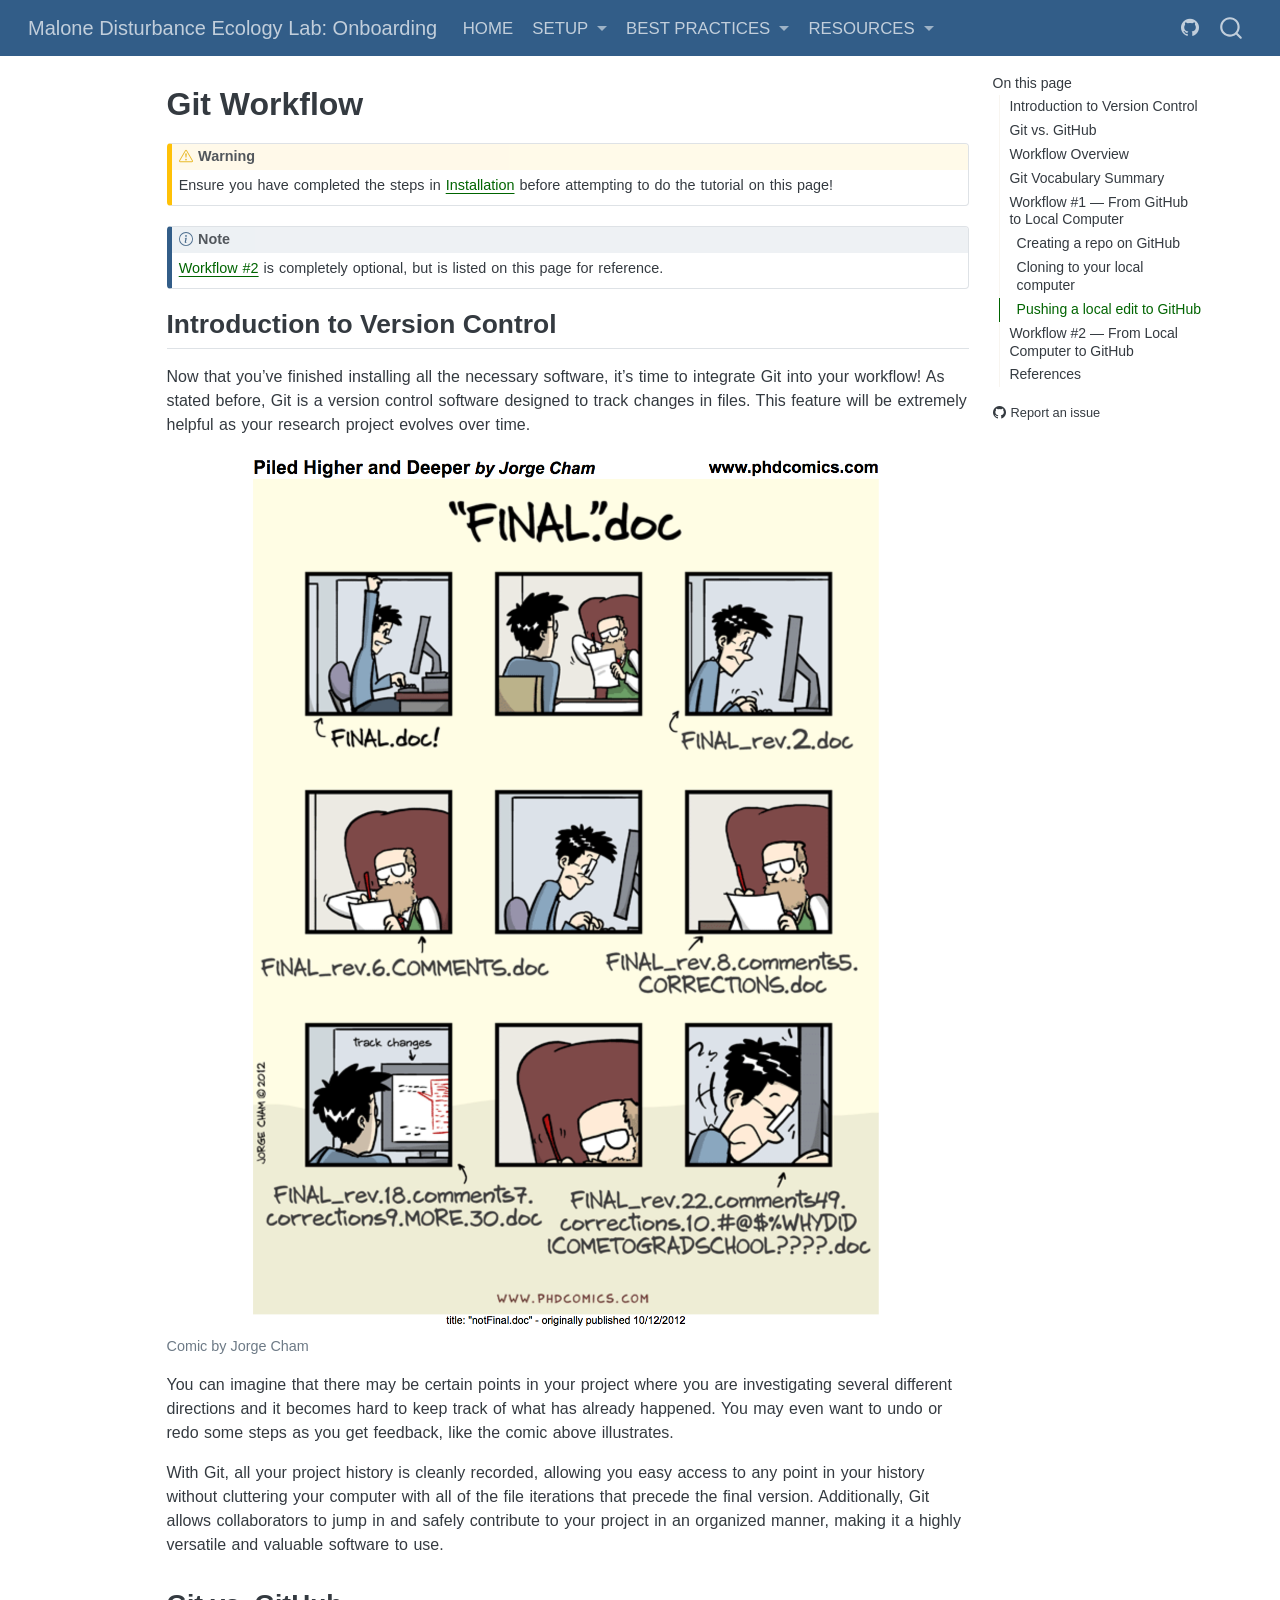
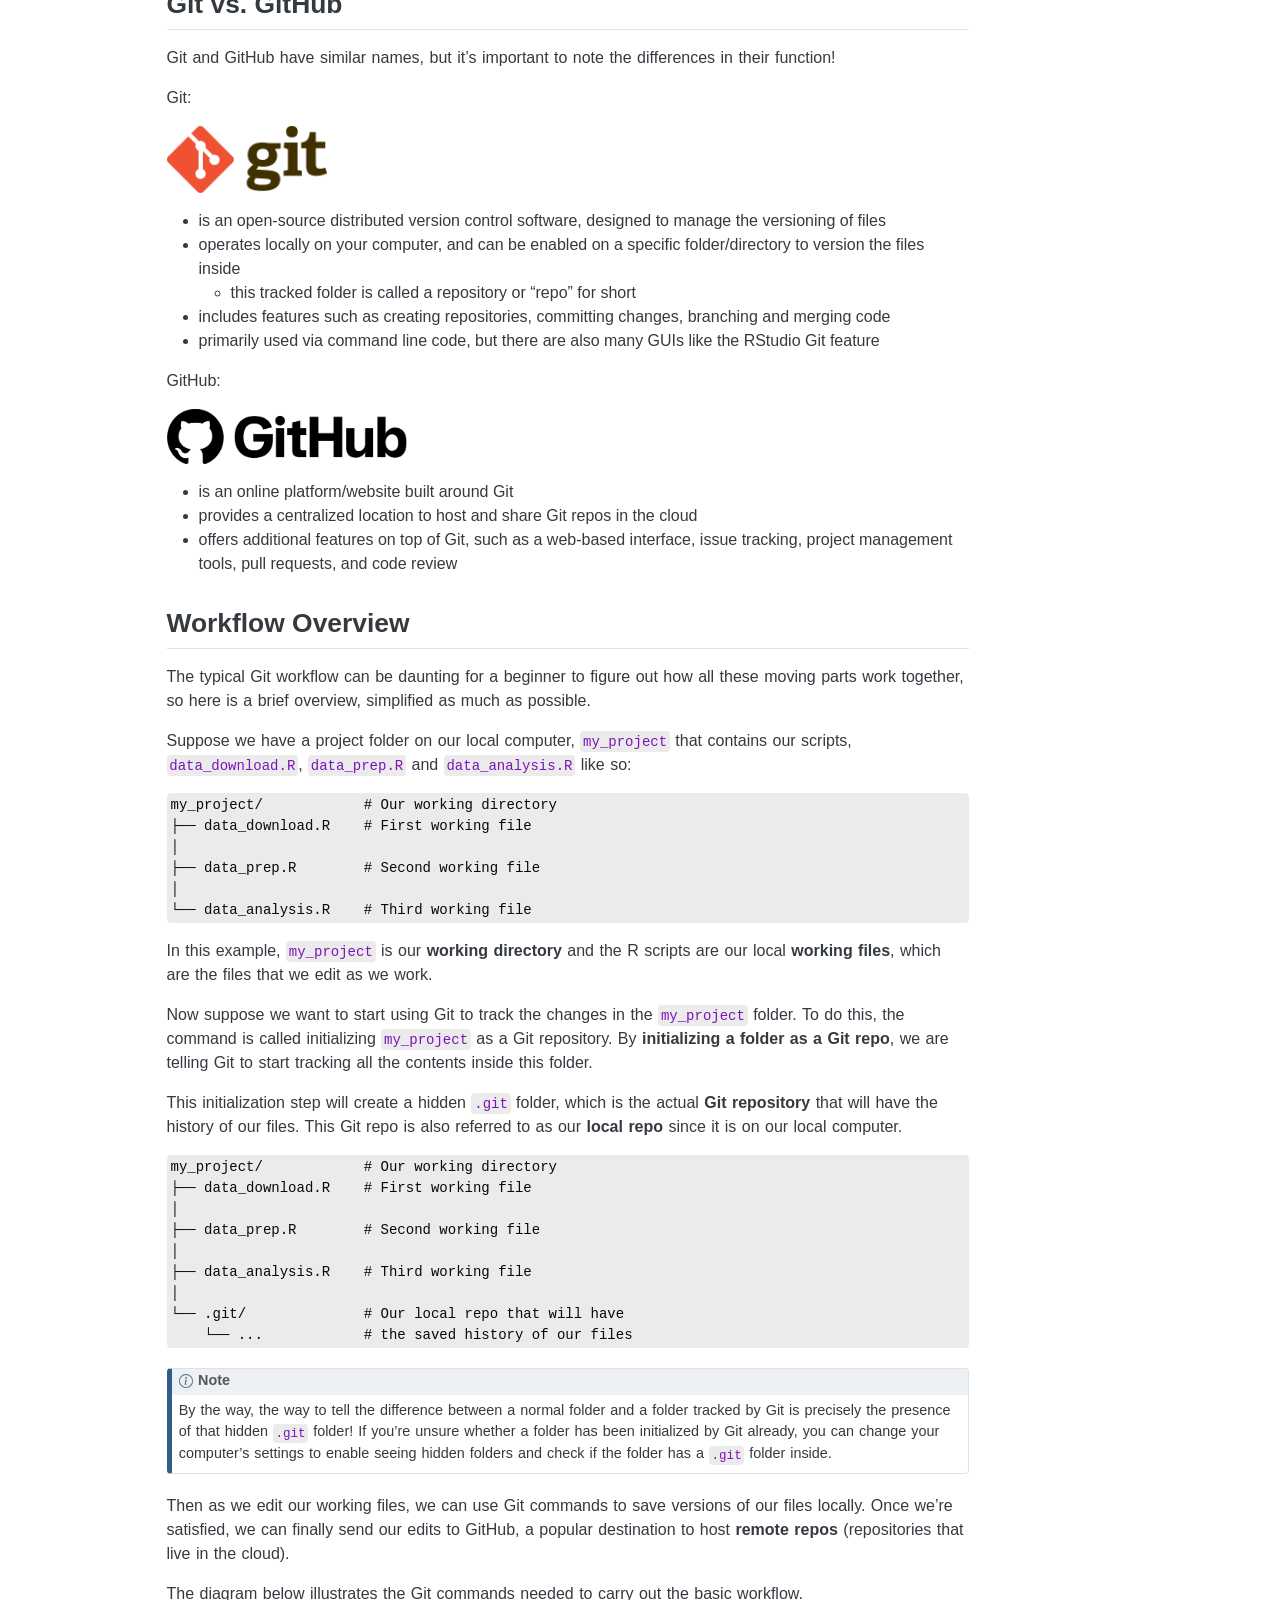
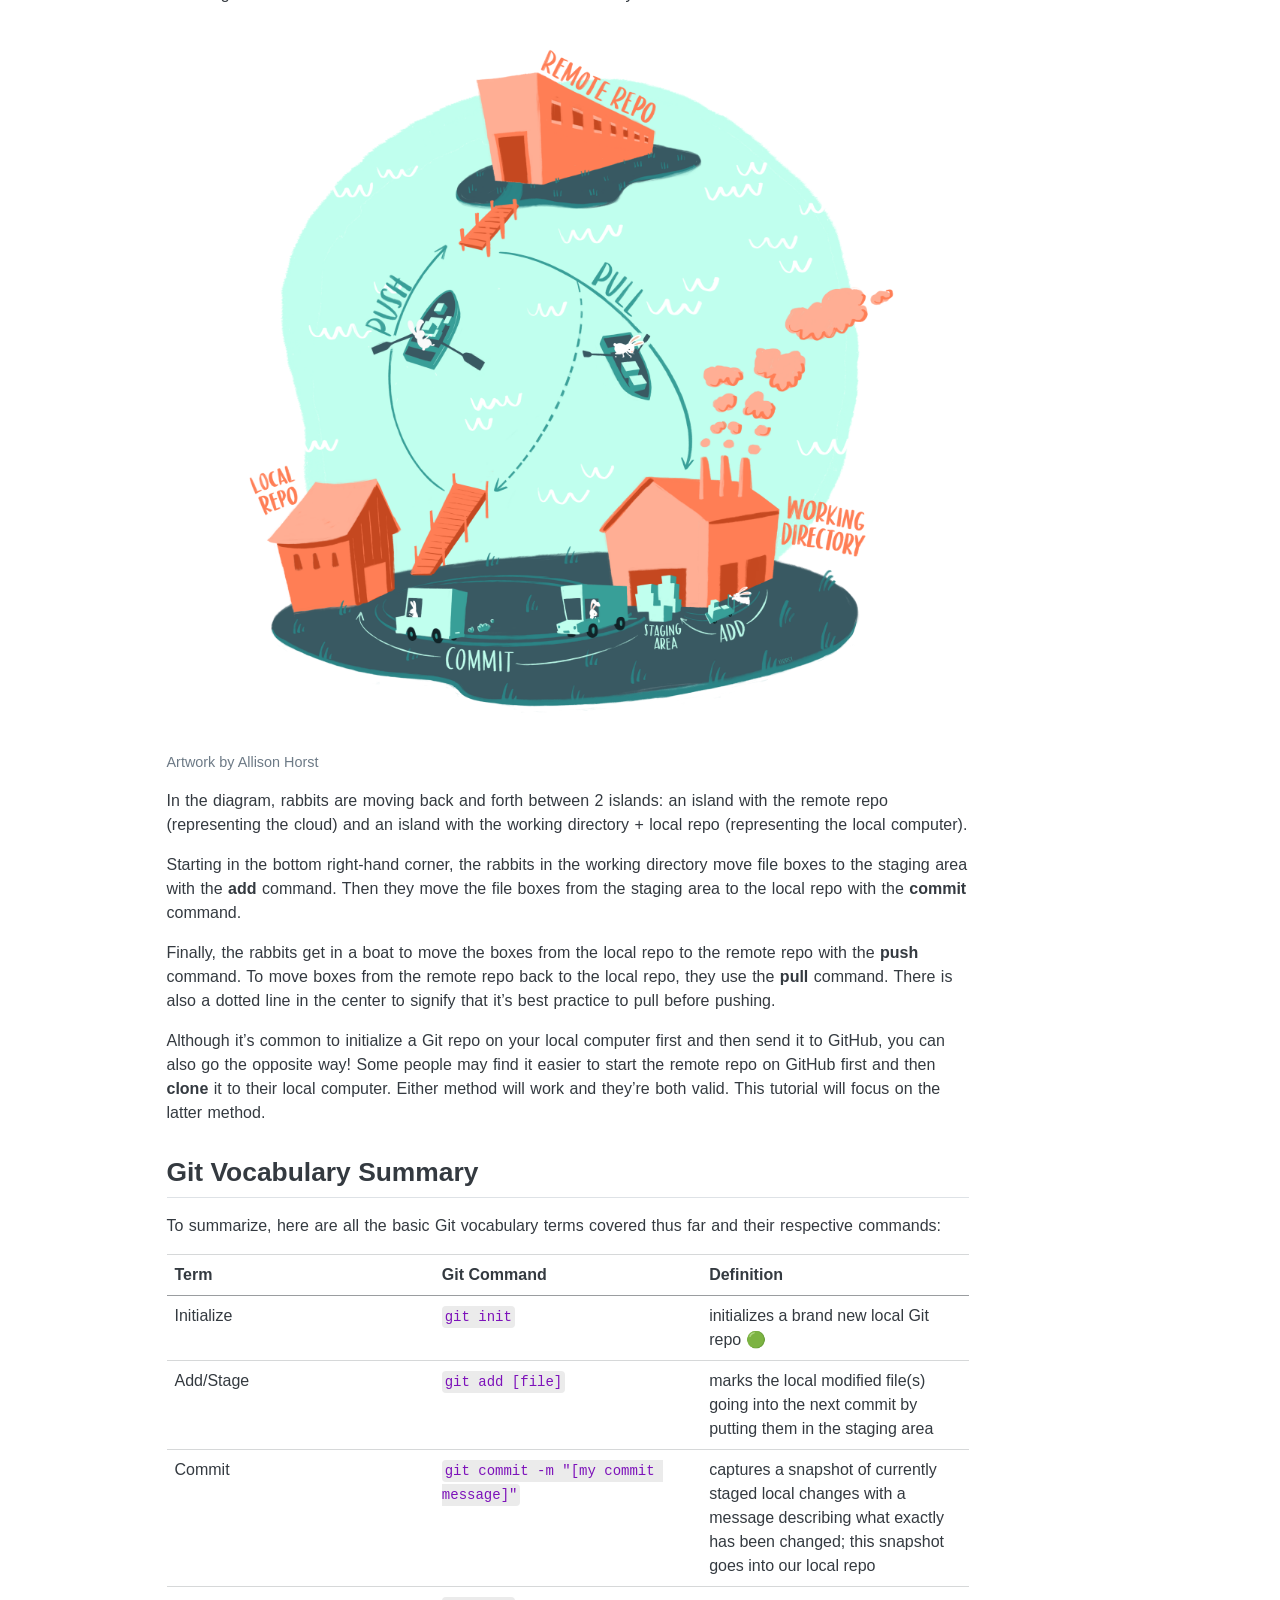
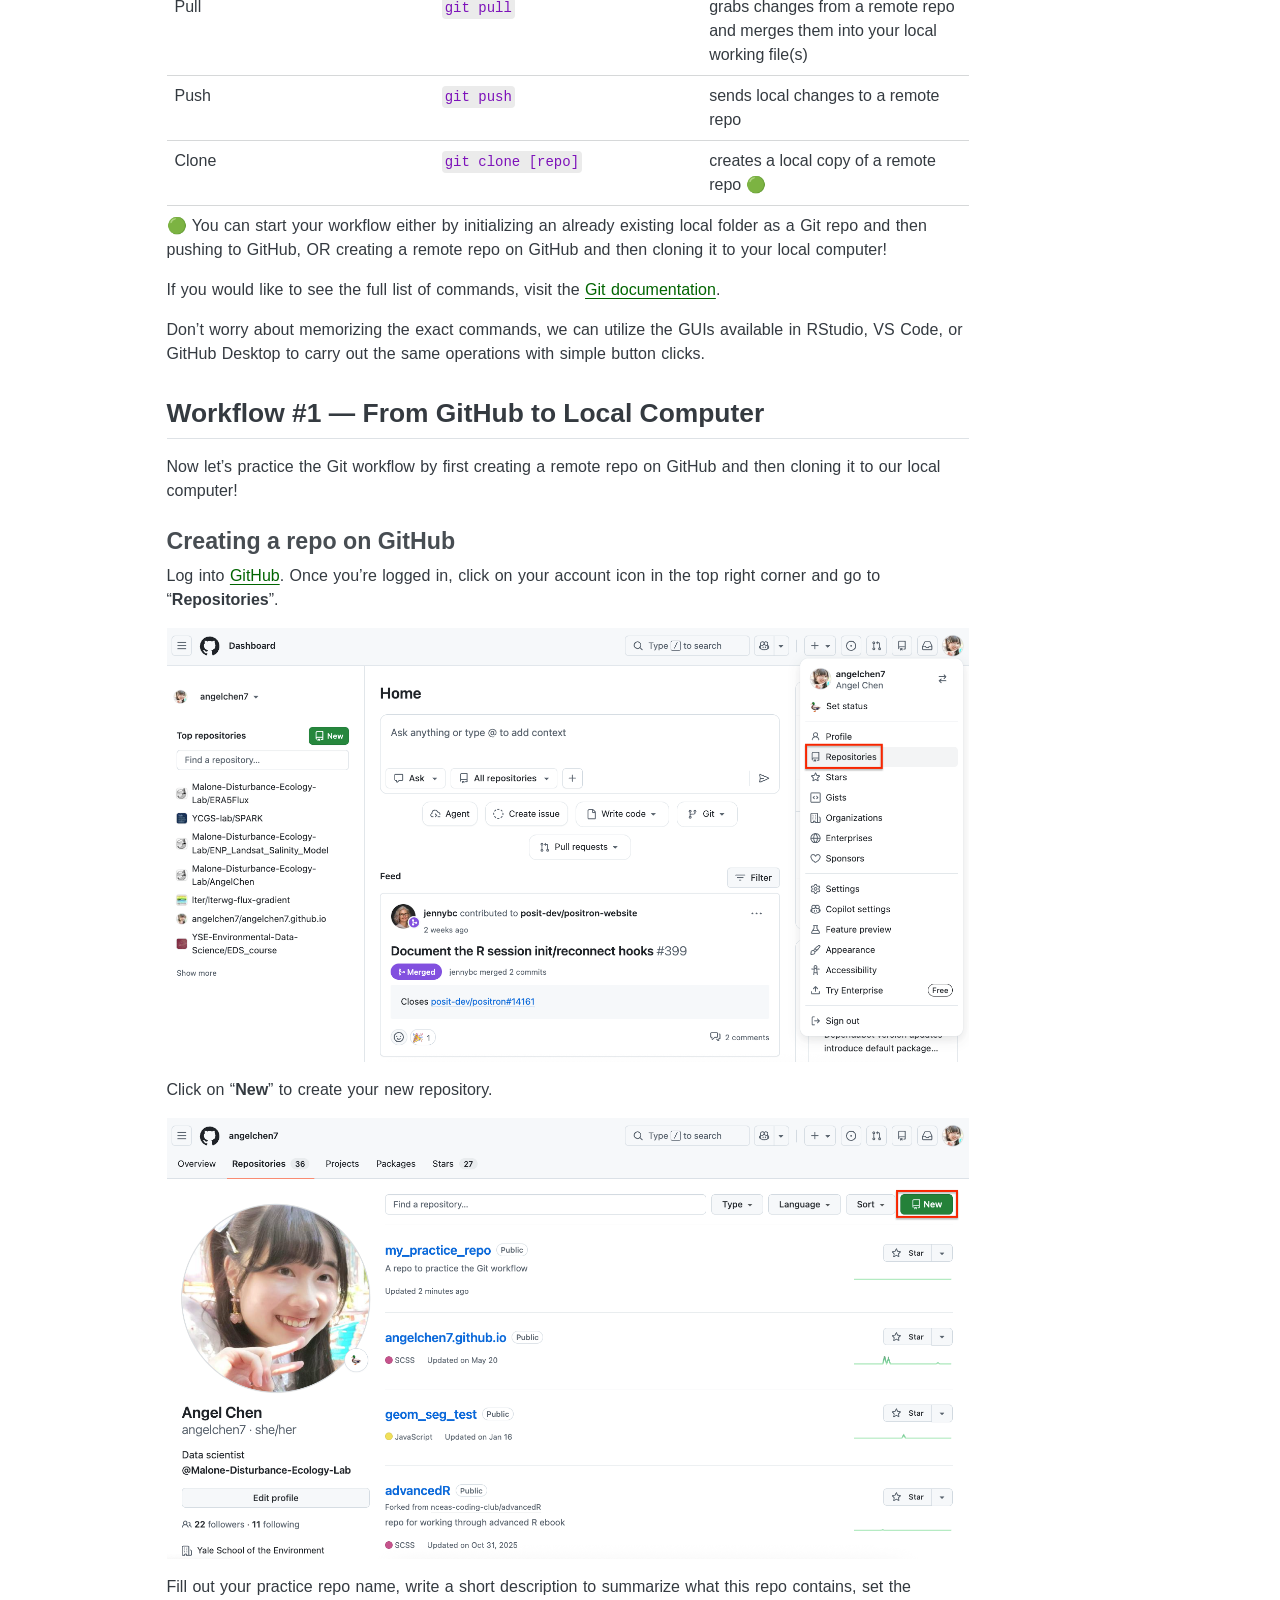
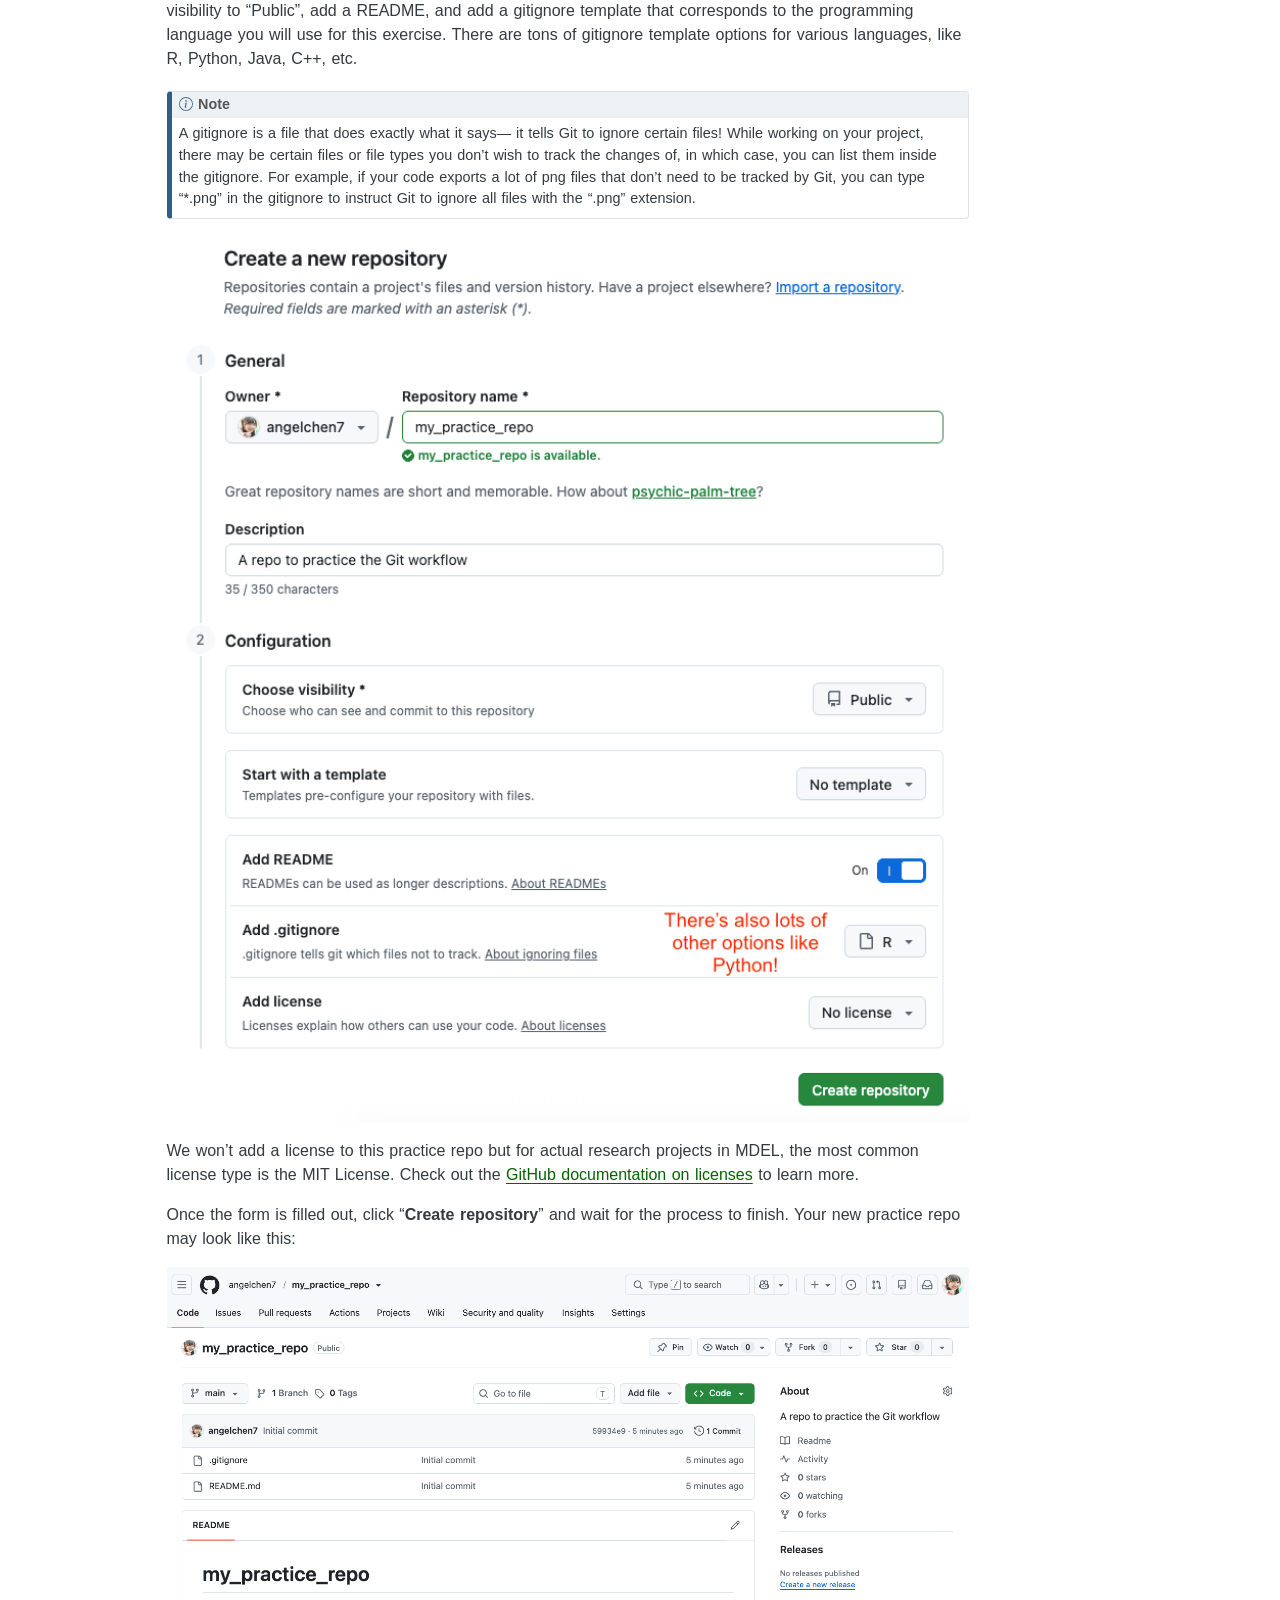
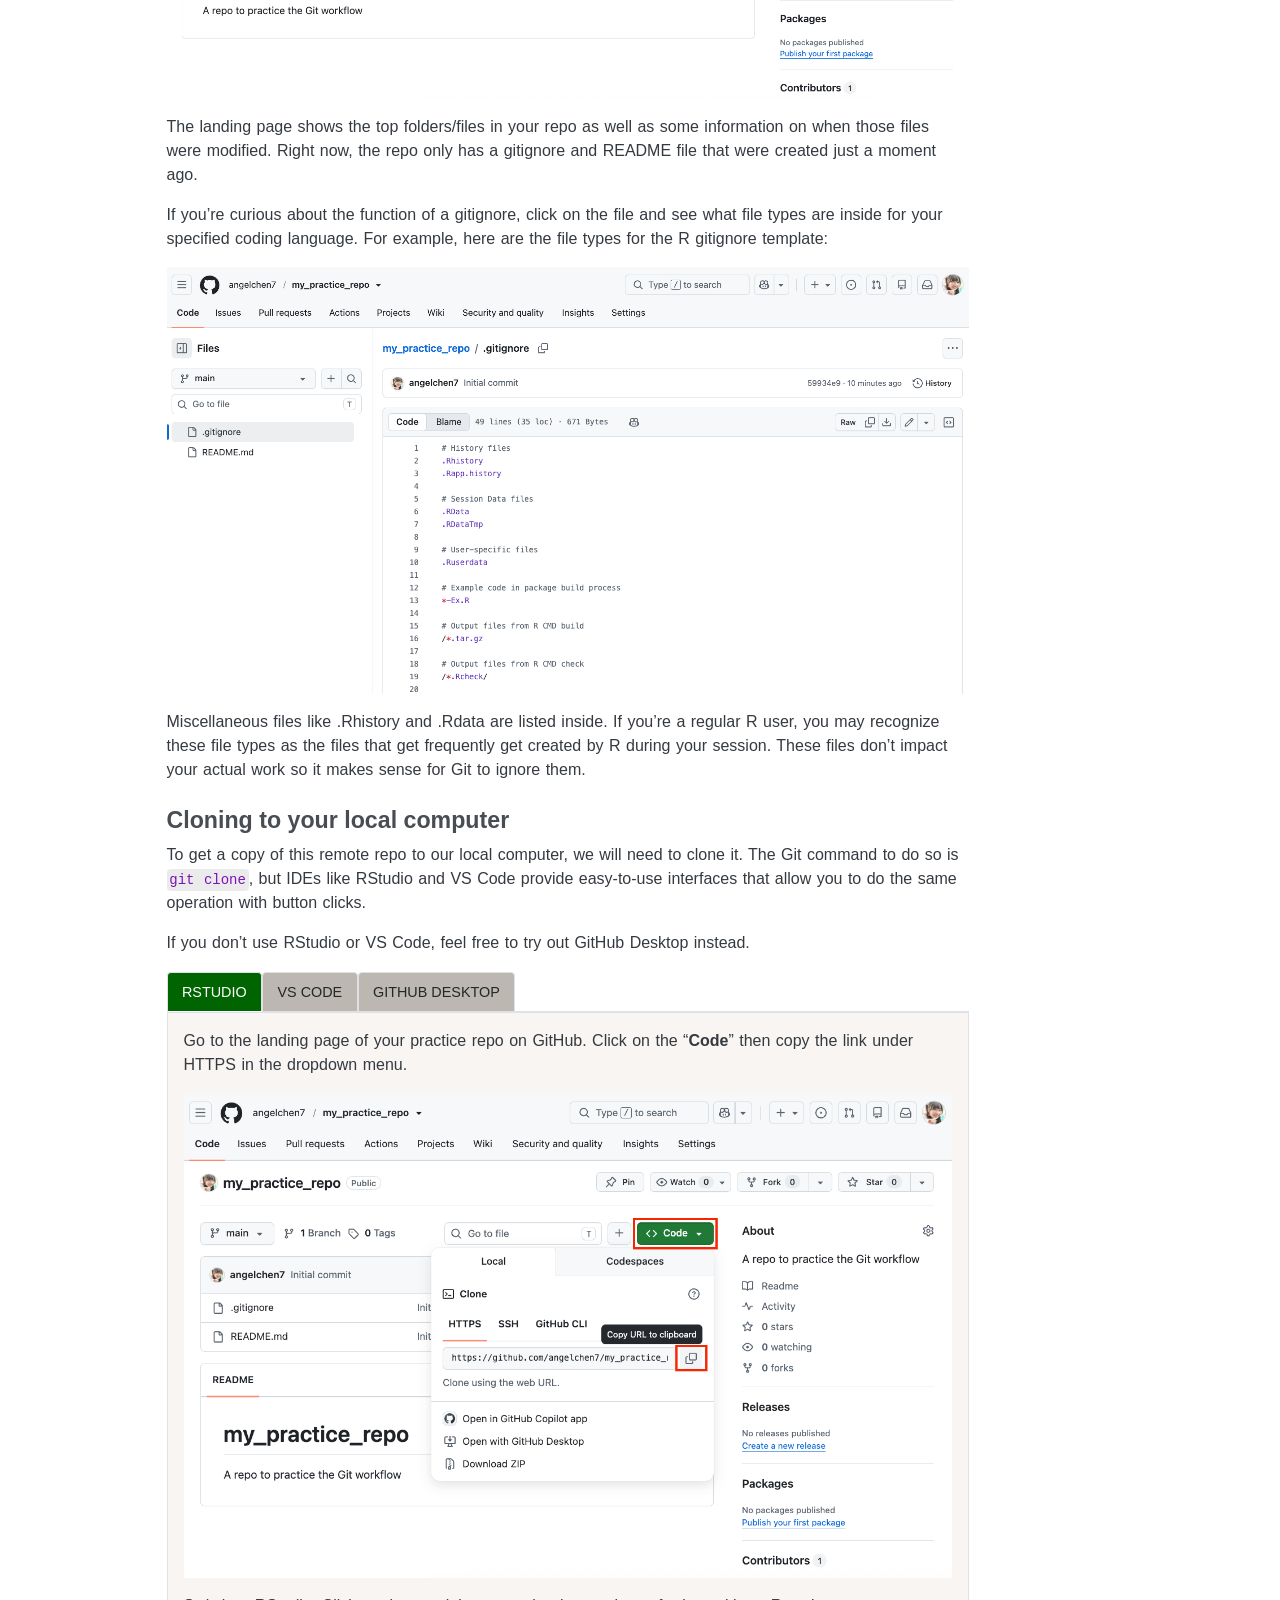
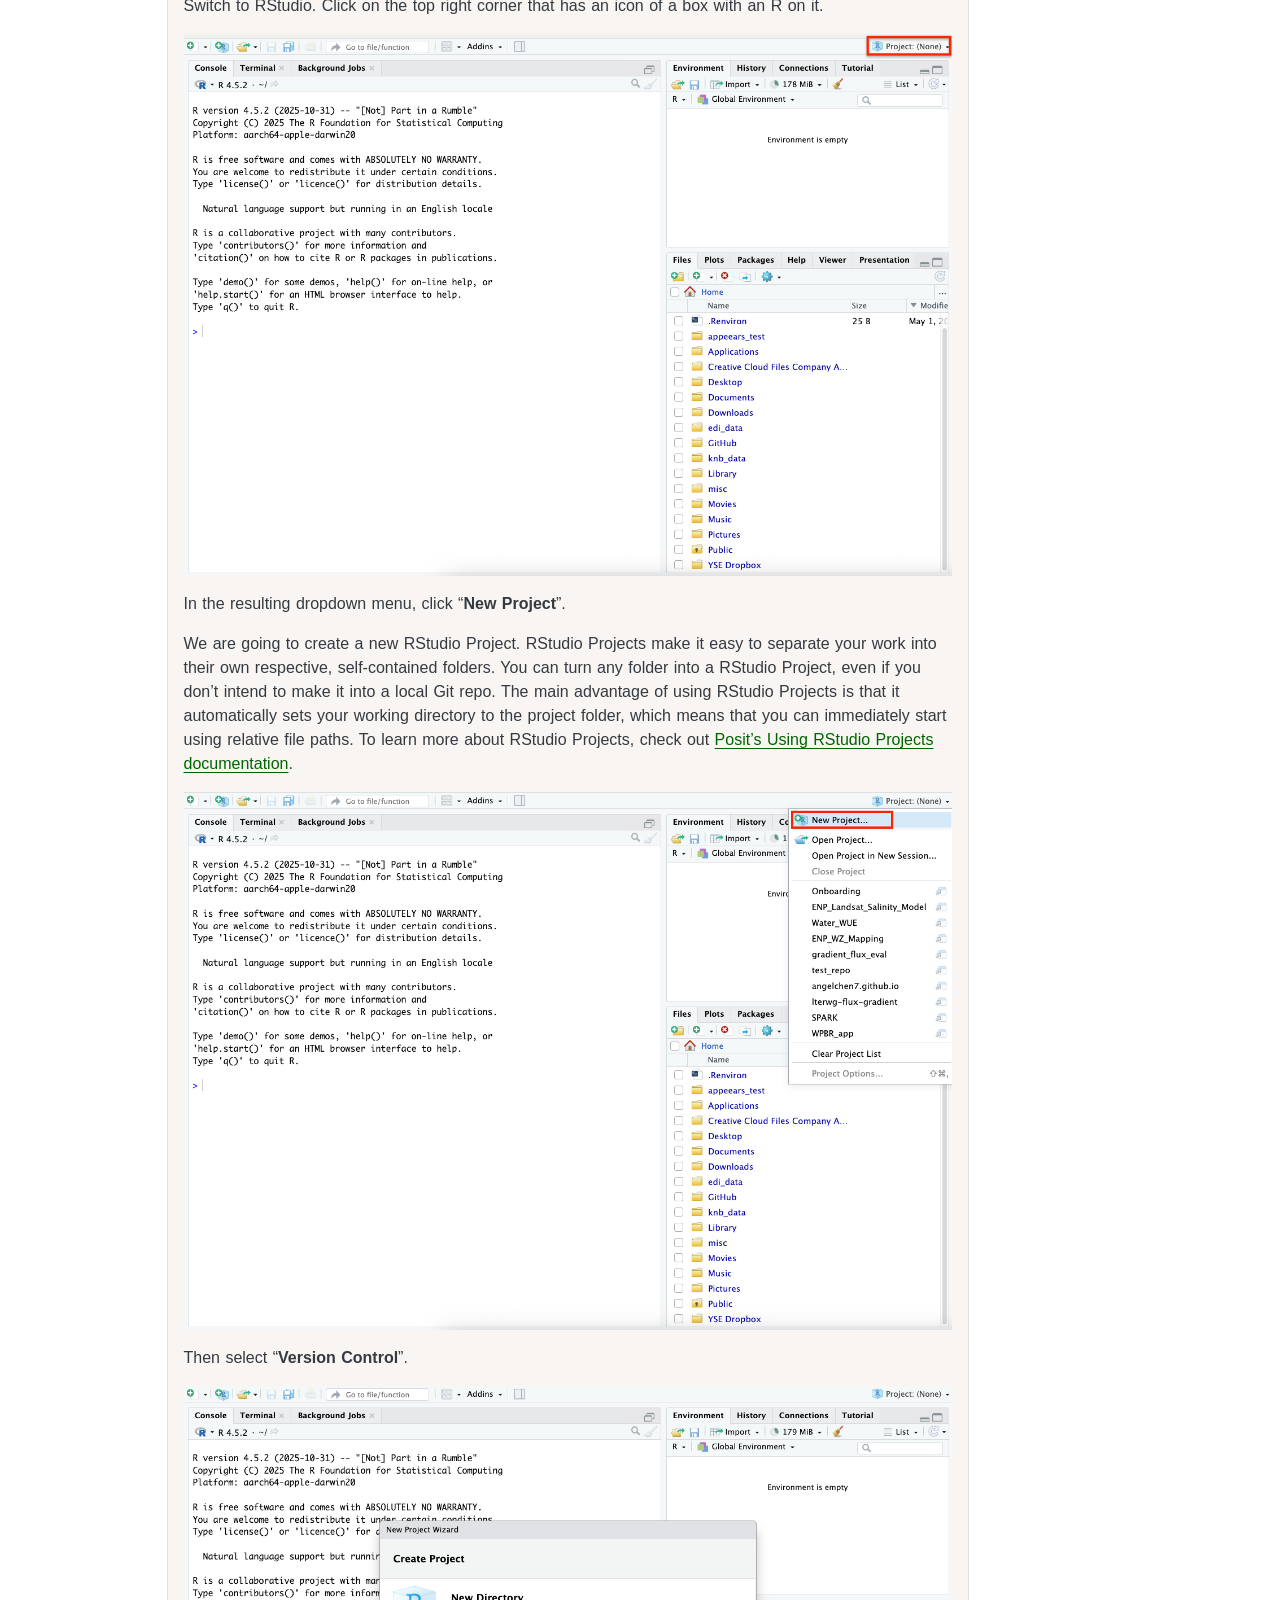
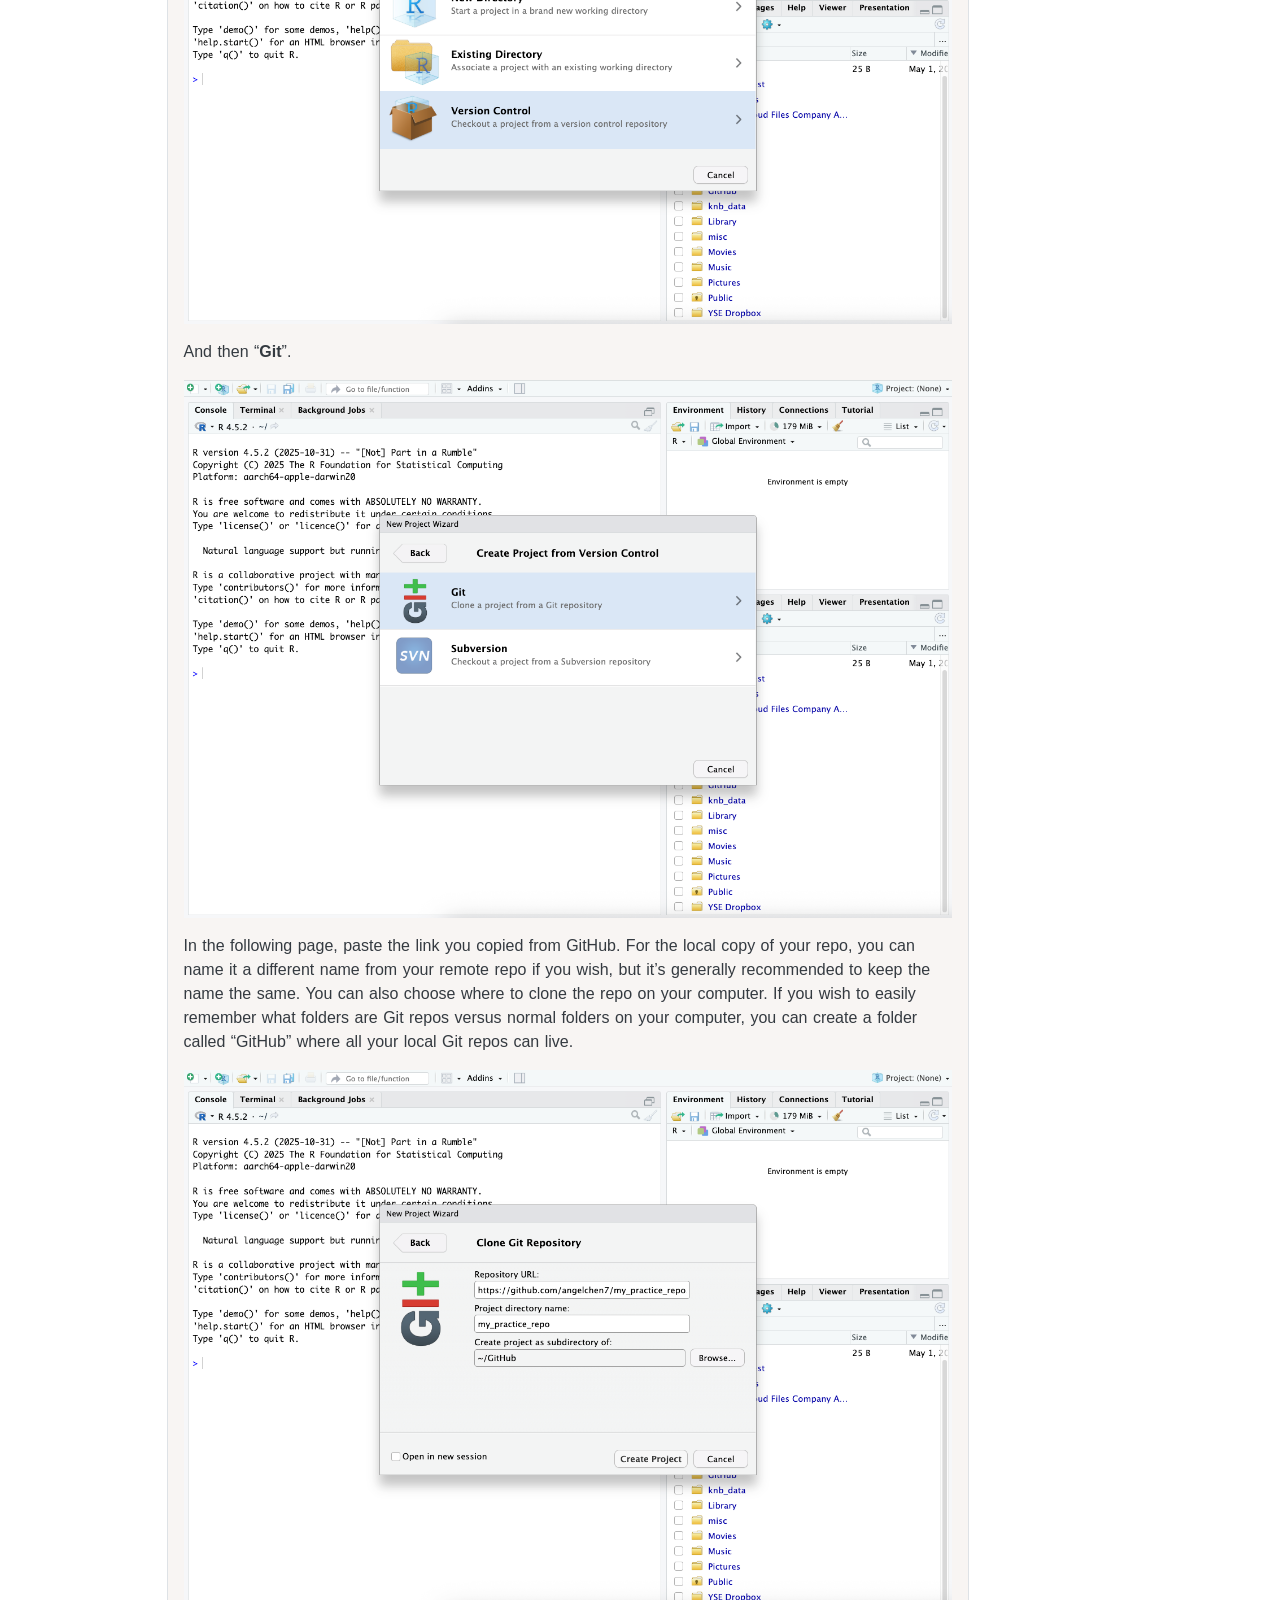
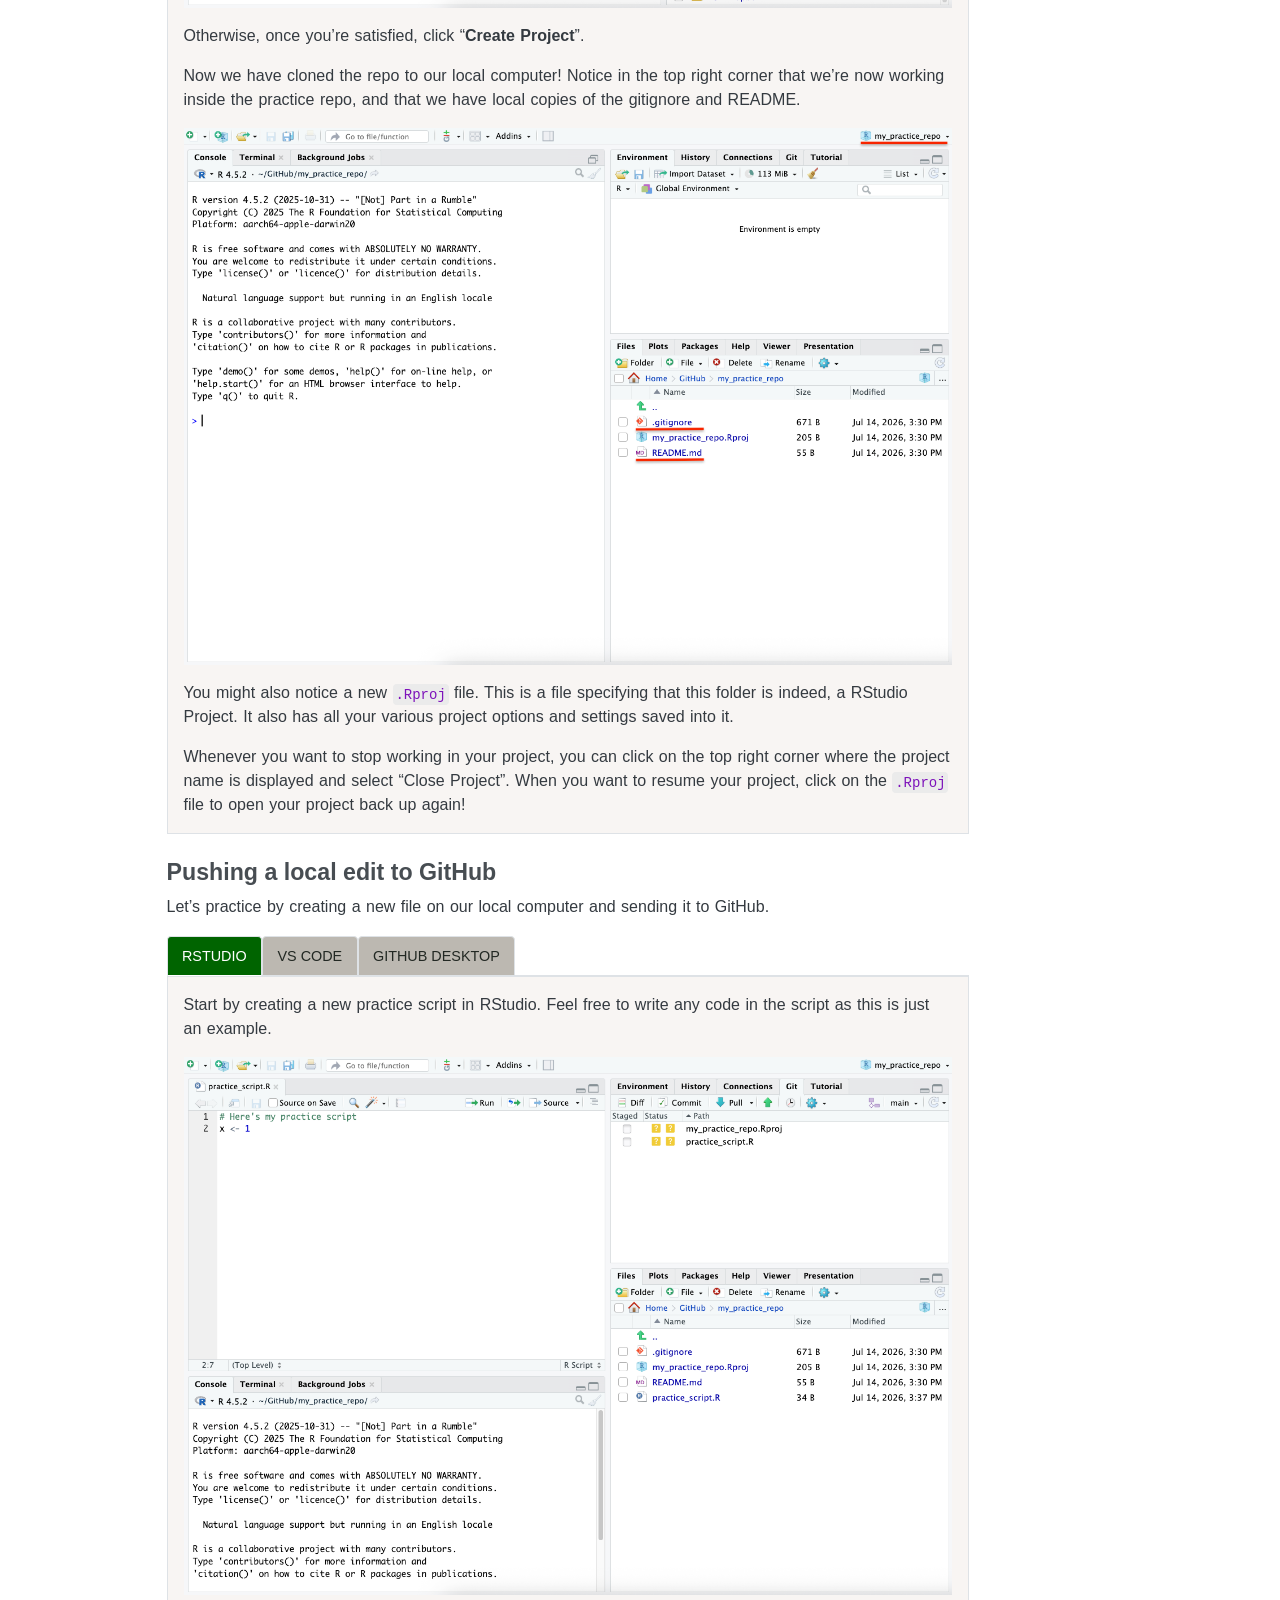
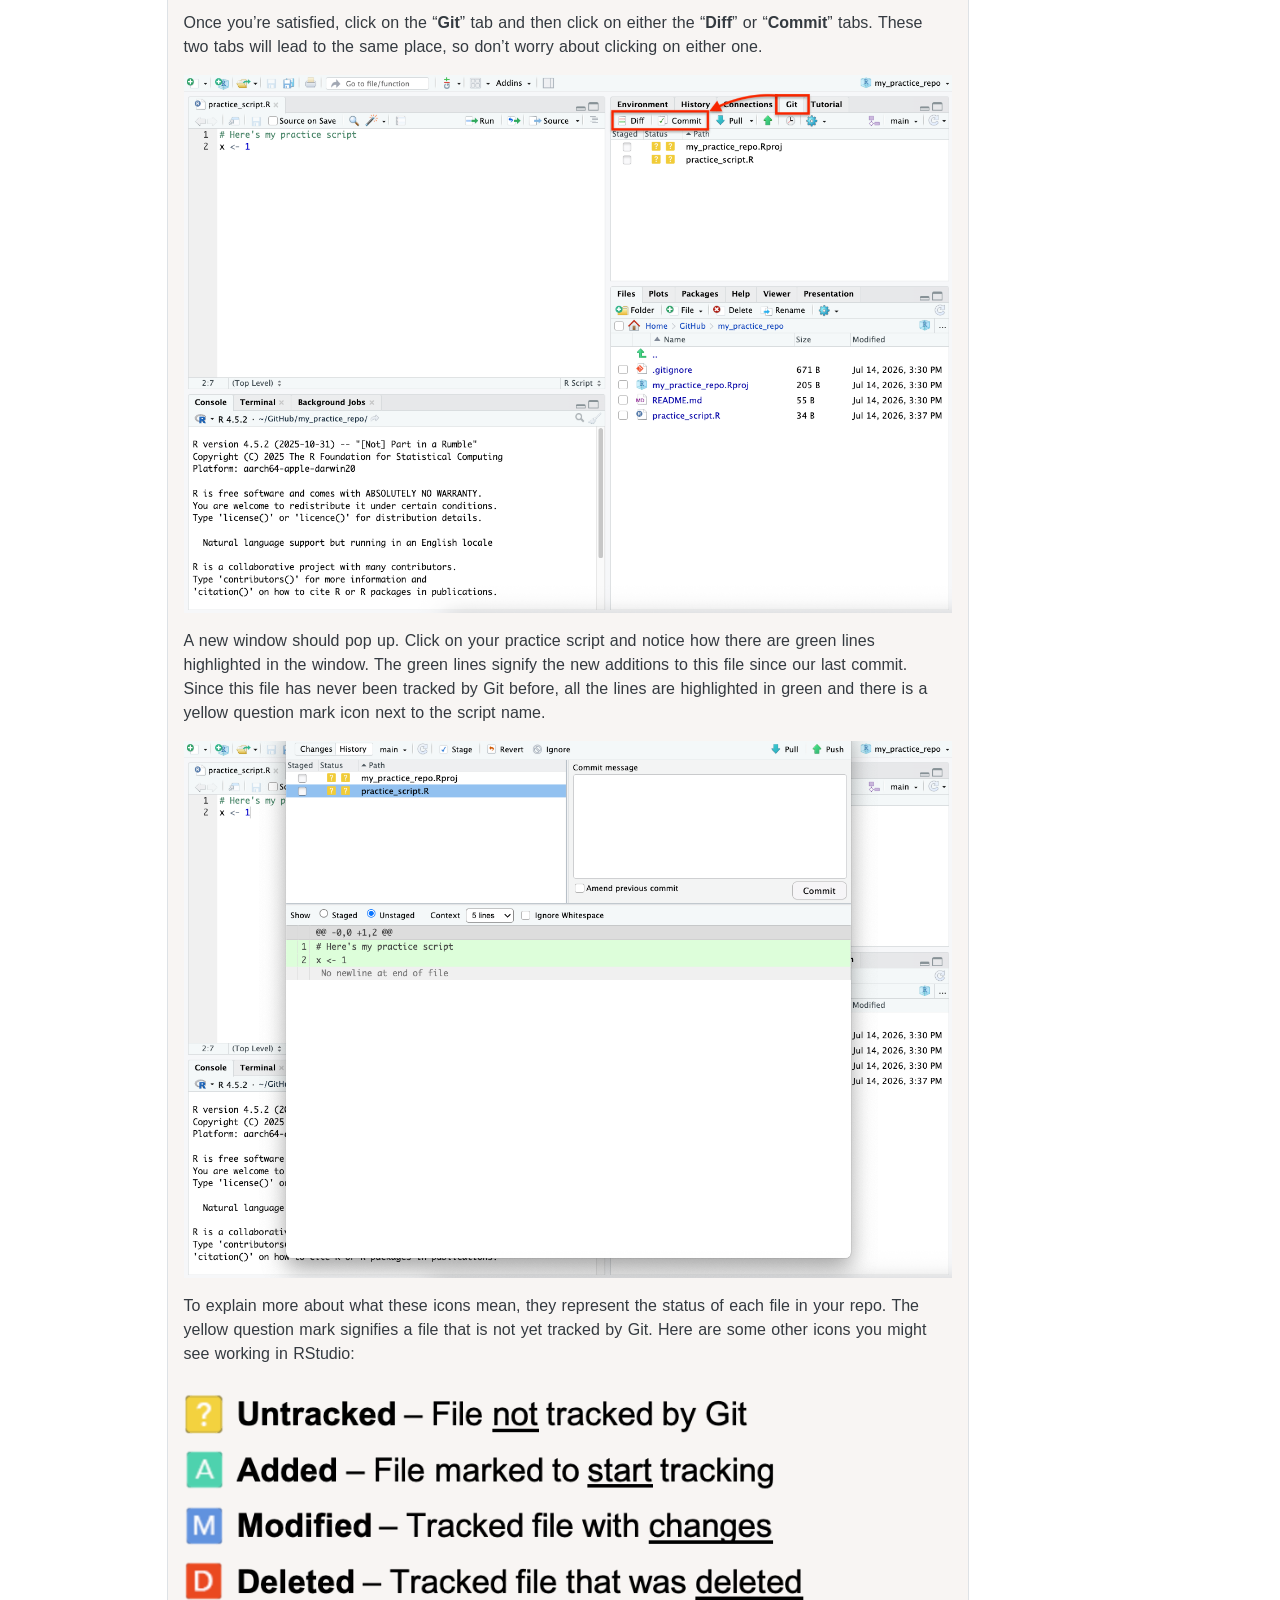
<file: workflow.html>
<!DOCTYPE html>
<html xmlns="http://www.w3.org/1999/xhtml" lang="en" xml:lang="en"><head>

<meta charset="utf-8">
<meta name="generator" content="quarto-1.11.9">

<meta name="viewport" content="width=device-width, initial-scale=1.0, user-scalable=yes">


<title>Git Workflow – Malone Disturbance Ecology Lab: Onboarding</title>
<style>
/* Default styles provided by pandoc.
** See https://pandoc.org/MANUAL.html#variables-for-html for config info.
*/
span.smallcaps{font-variant: small-caps;}
div.columns{display: flex; gap: 1.5em;}
div.column{flex: auto;}
@media screen {
div.columns{gap: min(4vw, 1.5em);}
div.column{overflow-x: auto;}
}
div.hanging-indent{margin-left: 1.5em; text-indent: -1.5em;}
ul.task-list{list-style: none;}
ul.task-list li input[type="checkbox"] {
  width: 0.8em;
  margin: 0 0.8em 0.2em -1em; /* quarto-specific, see https://github.com/quarto-dev/quarto-cli/issues/4556 */ 
  vertical-align: middle;
}
</style>


<script src="site_libs/quarto-nav/quarto-nav.js"></script>
<script src="site_libs/quarto-nav/headroom.min.js"></script>
<script src="site_libs/clipboard/clipboard.min.js"></script>
<script src="site_libs/quarto-search/autocomplete.umd.js"></script>
<script src="site_libs/quarto-search/fuse.min.js"></script>
<script src="site_libs/quarto-search/quarto-search.js"></script>
<meta name="quarto:offset" content="./">
<script src="site_libs/quarto-html/quarto.js" type="module"></script>
<script src="site_libs/quarto-html/tabsets/tabsets.js" type="module"></script>
<script src="site_libs/quarto-html/scrollable-regions/scrollable-regions.js" type="module"></script>
<script src="site_libs/quarto-html/popper.min.js"></script>
<script src="site_libs/quarto-html/tippy.umd.min.js"></script>
<script src="site_libs/quarto-html/anchor.min.js"></script>
<link href="site_libs/quarto-html/tippy.css" rel="stylesheet">
<link href="site_libs/quarto-html/quarto-syntax-highlighting-63b5708e65d6cd79cd7618c58d0c21e7.css" rel="stylesheet" id="quarto-text-highlighting-styles">
<script src="site_libs/bootstrap/bootstrap.min.js"></script>
<link href="site_libs/bootstrap/bootstrap-icons.css" rel="stylesheet">
<link href="site_libs/bootstrap/bootstrap-2673ea60333bde4d92c5e68776a58de2.min.css" rel="stylesheet" append-hash="true" id="quarto-bootstrap" data-mode="light">
<script src="site_libs/quarto-contrib/glightbox/glightbox.min.js"></script>
<link href="site_libs/quarto-contrib/glightbox/glightbox.min.css" rel="stylesheet">
<link href="site_libs/quarto-contrib/glightbox/lightbox.css" rel="stylesheet">
<script id="quarto-search-options" type="application/json">{
  "location": "navbar",
  "copy-button": false,
  "collapse-after": 3,
  "panel-placement": "end",
  "type": "overlay",
  "limit": 50,
  "keyboard-shortcut": [
    "f",
    "/",
    "s"
  ],
  "show-item-context": false,
  "language": {
    "search-no-results-text": "No results",
    "search-matching-documents-text": "matching documents",
    "search-copy-link-title": "Copy link to search",
    "search-hide-matches-text": "Hide additional matches",
    "search-more-match-text": "more match in this document",
    "search-more-matches-text": "more matches in this document",
    "search-clear-button-title": "Clear",
    "search-text-placeholder": "",
    "search-detached-cancel-button-title": "Cancel",
    "search-submit-button-title": "Submit",
    "search-label": "Search"
  }
}</script>


</head>

<body class="nav-fixed quarto-light"><a id="quarto-skip-link" class="visually-hidden-focusable" href="#quarto-document-content">Skip to main content</a>

<div id="quarto-search-results"></div>
  <header id="quarto-header" class="headroom fixed-top">
    <nav class="navbar navbar-expand-lg " data-bs-theme="dark" aria-label="Site">
      <div class="navbar-container container-fluid">
      <div class="navbar-brand-container mx-auto">
    <a class="navbar-brand" href="./index.html">
    <span class="navbar-title">Malone Disturbance Ecology Lab: Onboarding</span>
    </a>
  </div>
          <button class="navbar-toggler" type="button" data-bs-toggle="collapse" data-bs-target="#navbarCollapse" aria-controls="navbarCollapse" aria-expanded="false" aria-label="Toggle navigation" onclick="if (window.quartoToggleHeadroom) { window.quartoToggleHeadroom(); }">
  <span class="navbar-toggler-icon"></span>
</button>
          <div class="collapse navbar-collapse" id="navbarCollapse">
            <ul class="navbar-nav navbar-nav-scroll me-auto">
  <li class="nav-item">
    <a class="nav-link" href="./index.html"> 
<span class="menu-text">Home</span></a>
  </li>  
  <li class="nav-item dropdown ">
    <a class="nav-link dropdown-toggle" href="#" id="nav-menu-setup" role="link" data-bs-toggle="dropdown" aria-expanded="false">
 <span class="menu-text">Setup</span>
    </a>
    <ul class="dropdown-menu" aria-labelledby="nav-menu-setup">    
        <li>
    <a class="dropdown-item" href="./installation.html">
 <span class="dropdown-text">Installation</span></a>
  </li>  
        <li>
    <a class="dropdown-item" href="./workflow.html">
 <span class="dropdown-text">Git Workflow</span></a>
  </li>  
        <li>
    <a class="dropdown-item" href="./server.html">
 <span class="dropdown-text">MaloneLab Server</span></a>
  </li>  
    </ul>
  </li>
  <li class="nav-item dropdown ">
    <a class="nav-link dropdown-toggle" href="#" id="nav-menu-best-practices" role="link" data-bs-toggle="dropdown" aria-expanded="false">
 <span class="menu-text">Best Practices</span>
    </a>
    <ul class="dropdown-menu" aria-labelledby="nav-menu-best-practices">    
        <li>
    <a class="dropdown-item" href="./where_to_put_data.html">
 <span class="dropdown-text">Where to Put Data</span></a>
  </li>  
        <li>
    <a class="dropdown-item" href="./file_paths.html">
 <span class="dropdown-text">File Paths</span></a>
  </li>  
        <li>
    <a class="dropdown-item" href="./readme.html">
 <span class="dropdown-text">README Help</span></a>
  </li>  
        <li>
    <a class="dropdown-item" href="./other_tips.html">
 <span class="dropdown-text">Other Tips</span></a>
  </li>  
    </ul>
  </li>
  <li class="nav-item dropdown ">
    <a class="nav-link dropdown-toggle" href="#" id="nav-menu-resources" role="link" data-bs-toggle="dropdown" aria-expanded="false">
 <span class="menu-text">Resources</span>
    </a>
    <ul class="dropdown-menu" aria-labelledby="nav-menu-resources">    
        <li>
    <a class="dropdown-item" href="./masterlist.html">
 <span class="dropdown-text">Masterlist</span></a>
  </li>  
        <li>
    <a class="dropdown-item" href="./EDI.html">
 <span class="dropdown-text">Publishing to EDI</span></a>
  </li>  
        <li>
    <a class="dropdown-item" href="./ai_disclosure_builder.html">
 <span class="dropdown-text">AI Disclosure Builder</span></a>
  </li>  
        <li>
    <a class="dropdown-item" href="./fluxnet_policies.html">
 <span class="dropdown-text">FLUXNET Policies</span></a>
  </li>  
    </ul>
  </li>
</ul>
            <ul class="navbar-nav navbar-nav-scroll ms-auto">
  <li class="nav-item compact">
    <a class="nav-link" href="https://github.com/Malone-Disturbance-Ecology-Lab/Onboarding"> <i class="bi bi-github" role="img">
</i> 
<span class="menu-text"></span></a>
  </li>  
</ul>
          </div> <!-- /navcollapse -->
            <div class="quarto-navbar-tools">
</div>
            <div id="quarto-search" class="" title="Search"></div>
      </div> <!-- /container-fluid -->
    </nav>
</header>
<!-- content -->
<div id="quarto-content" class="quarto-container page-columns page-rows-contents page-layout-article page-navbar">
<!-- sidebar -->
<!-- margin-sidebar -->
    <div id="quarto-margin-sidebar" class="sidebar margin-sidebar">
        <nav id="TOC" role="doc-toc" aria-labelledby="toc-title" class="toc-active">
    <h2 id="toc-title">On this page</h2>
   
  <ul>
  <li><a href="#introduction-to-version-control" id="toc-introduction-to-version-control" class="nav-link active" data-scroll-target="#introduction-to-version-control">Introduction to Version Control</a></li>
  <li><a href="#git-vs.-github" id="toc-git-vs.-github" class="nav-link" data-scroll-target="#git-vs.-github">Git vs.&nbsp;GitHub</a></li>
  <li><a href="#workflow-overview" id="toc-workflow-overview" class="nav-link" data-scroll-target="#workflow-overview">Workflow Overview</a></li>
  <li><a href="#git-vocabulary-summary" id="toc-git-vocabulary-summary" class="nav-link" data-scroll-target="#git-vocabulary-summary">Git Vocabulary Summary</a></li>
  <li><a href="#workflow-1-from-github-to-local-computer" id="toc-workflow-1-from-github-to-local-computer" class="nav-link" data-scroll-target="#workflow-1-from-github-to-local-computer">Workflow #1 — From GitHub to Local Computer</a>
  <ul class="collapse">
  <li><a href="#creating-a-repo-on-github" id="toc-creating-a-repo-on-github" class="nav-link" data-scroll-target="#creating-a-repo-on-github">Creating a repo on GitHub</a></li>
  <li><a href="#cloning-to-your-local-computer" id="toc-cloning-to-your-local-computer" class="nav-link" data-scroll-target="#cloning-to-your-local-computer">Cloning to your local computer</a></li>
  <li><a href="#pushing-a-local-edit-to-github" id="toc-pushing-a-local-edit-to-github" class="nav-link" data-scroll-target="#pushing-a-local-edit-to-github">Pushing a local edit to GitHub</a></li>
  </ul></li>
  <li><a href="#workflow-2-from-local-computer-to-github" id="toc-workflow-2-from-local-computer-to-github" class="nav-link" data-scroll-target="#workflow-2-from-local-computer-to-github">Workflow #2 — From Local Computer to GitHub</a>
  <ul class="collapse">
  <li><a href="#initializing-a-local-repo" id="toc-initializing-a-local-repo" class="nav-link" data-scroll-target="#initializing-a-local-repo">Initializing a local repo</a></li>
  <li><a href="#creating-a-repo-on-github-1" id="toc-creating-a-repo-on-github-1" class="nav-link" data-scroll-target="#creating-a-repo-on-github-1">Creating a repo on GitHub</a></li>
  <li><a href="#pushing-a-local-edit-to-github-1" id="toc-pushing-a-local-edit-to-github-1" class="nav-link" data-scroll-target="#pushing-a-local-edit-to-github-1">Pushing a local edit to GitHub</a></li>
  </ul></li>
  <li><a href="#references" id="toc-references" class="nav-link" data-scroll-target="#references">References</a></li>
  </ul>
<div class="toc-actions"><ul><li><a href="https://github.com/Malone-Disturbance-Ecology-Lab/Onboarding/issues/new" class="toc-action"><i class="bi bi-github"></i>Report an issue</a></li></ul></div></nav>
    </div>
<!-- main -->
<main class="content" id="quarto-document-content" tabindex="-1">

<header id="title-block-header" class="quarto-title-block default">
<div class="quarto-title">
<h1 class="title">Git Workflow</h1>
</div>



<div class="quarto-title-meta">

    
  
    
  </div>
  


</header>


<div class="callout callout-style-default callout-warning callout-titled">
<div class="callout-header d-flex align-content-center">
<div class="callout-icon-container">
<i class="callout-icon"></i>
</div>
<div class="callout-title-container flex-fill">
Warning
</div>
</div>
<div class="callout-body-container callout-body">
<p>Ensure you have completed the steps in <a href="https://malone-disturbance-ecology-lab.github.io/Onboarding/installation.html">Installation</a> before attempting to do the tutorial on this page!</p>
</div>
</div>
<div class="callout callout-style-default callout-note callout-titled">
<div class="callout-header d-flex align-content-center">
<div class="callout-icon-container">
<i class="callout-icon"></i>
</div>
<div class="callout-title-container flex-fill">
Note
</div>
</div>
<div class="callout-body-container callout-body">
<p><a href="https://malone-disturbance-ecology-lab.github.io/Onboarding/workflow.html#workflow-2-from-local-computer-to-github">Workflow #2</a> is completely optional, but is listed on this page for reference.</p>
</div>
</div>
<section id="introduction-to-version-control" class="level2">
<h2 class="anchored" data-anchor-id="introduction-to-version-control">Introduction to Version Control</h2>
<p>Now that you’ve finished installing all the necessary software, it’s time to integrate Git into your workflow! As stated before, Git is a version control software designed to track changes in files. This feature will be extremely helpful as your research project evolves over time.</p>
<div class="quarto-figure quarto-figure-center">
<figure class="figure">
<p><a href="images/phd_comics_final.png" class="lightbox" data-gallery="quarto-lightbox-gallery-1" title="Comic by Jorge Cham"><img src="images/phd_comics_final.png" class="img-fluid figure-img" style="width:80.0%" alt="Comic by Jorge Cham"></a></p>
<figcaption>Comic by Jorge Cham</figcaption>
</figure>
</div>
<p>You can imagine that there may be certain points in your project where you are investigating several different directions and it becomes hard to keep track of what has already happened. You may even want to undo or redo some steps as you get feedback, like the comic above illustrates.</p>
<p>With Git, all your project history is cleanly recorded, allowing you easy access to any point in your history without cluttering your computer with all of the file iterations that precede the final version. Additionally, Git allows collaborators to jump in and safely contribute to your project in an organized manner, making it a highly versatile and valuable software to use.</p>
</section>
<section id="git-vs.-github" class="level2">
<h2 class="anchored" data-anchor-id="git-vs.-github">Git vs.&nbsp;GitHub</h2>
<p>Git and GitHub have similar names, but it’s important to note the differences in their function!</p>
<p>Git:</p>
<p><a href="images/git-logo.png" class="lightbox" data-gallery="quarto-lightbox-gallery-2"><img src="images/git-logo.png" class="img-fluid" style="width:20.0%"></a></p>
<ul>
<li>is an open-source distributed version control software, designed to manage the versioning of files</li>
<li>operates locally on your computer, and can be enabled on a specific folder/directory to version the files inside
<ul>
<li>this tracked folder is called a repository or “repo” for short</li>
</ul></li>
<li>includes features such as creating repositories, committing changes, branching and merging code</li>
<li>primarily used via command line code, but there are also many GUIs like the RStudio Git feature</li>
</ul>
<p>GitHub:</p>
<p><a href="images/GitHub_Lockup_Black.png" class="lightbox" data-gallery="quarto-lightbox-gallery-3"><img src="images/GitHub_Lockup_Black.png" class="img-fluid" style="width:30.0%"></a></p>
<ul>
<li>is an online platform/website built around Git</li>
<li>provides a centralized location to host and share Git repos in the cloud</li>
<li>offers additional features on top of Git, such as a web-based interface, issue tracking, project management tools, pull requests, and code review</li>
</ul>
</section>
<section id="workflow-overview" class="level2">
<h2 class="anchored" data-anchor-id="workflow-overview">Workflow Overview</h2>
<p>The typical Git workflow can be daunting for a beginner to figure out how all these moving parts work together, so here is a brief overview, simplified as much as possible.</p>
<p>Suppose we have a project folder on our local computer, <code>my_project</code> that contains our scripts, <code>data_download.R</code>, <code>data_prep.R</code> and <code>data_analysis.R</code> like so:</p>
<pre><code>my_project/            # Our working directory
├── data_download.R    # First working file 
│    
├── data_prep.R        # Second working file 
│
└── data_analysis.R    # Third working file        </code></pre>
<p>In this example, <code>my_project</code> is our <strong>working directory</strong> and the R scripts are our local <strong>working files</strong>, which are the files that we edit as we work.</p>
<p>Now suppose we want to start using Git to track the changes in the <code>my_project</code> folder. To do this, the command is called initializing <code>my_project</code> as a Git repository. By <strong>initializing a folder as a Git repo</strong>, we are telling Git to start tracking all the contents inside this folder.</p>
<p>This initialization step will create a hidden <code>.git</code> folder, which is the actual <strong>Git repository</strong> that will have the history of our files. This Git repo is also referred to as our <strong>local repo</strong> since it is on our local computer.</p>
<pre><code>my_project/            # Our working directory
├── data_download.R    # First working file 
│    
├── data_prep.R        # Second working file 
│
├── data_analysis.R    # Third working file
│
└── .git/              # Our local repo that will have 
    └── ...            # the saved history of our files</code></pre>
<div class="callout callout-style-default callout-note callout-titled">
<div class="callout-header d-flex align-content-center">
<div class="callout-icon-container">
<i class="callout-icon"></i>
</div>
<div class="callout-title-container flex-fill">
Note
</div>
</div>
<div class="callout-body-container callout-body">
<p>By the way, the way to tell the difference between a normal folder and a folder tracked by Git is precisely the presence of that hidden <code>.git</code> folder! If you’re unsure whether a folder has been initialized by Git already, you can change your computer’s settings to enable seeing hidden folders and check if the folder has a <code>.git</code> folder inside.</p>
</div>
</div>
<p>Then as we edit our working files, we can use Git commands to save versions of our files locally. Once we’re satisfied, we can finally send our edits to GitHub, a popular destination to host <strong>remote repos</strong> (repositories that live in the cloud).</p>
<p>The diagram below illustrates the Git commands needed to carry out the basic workflow.</p>
<div class="quarto-figure quarto-figure-center">
<figure class="figure">
<p><a href="images/allison-horst-git-workflow.png" class="lightbox" data-gallery="quarto-lightbox-gallery-4" title="Artwork by Allison Horst"><img src="images/allison-horst-git-workflow.png" class="img-fluid figure-img" style="width:90.0%" alt="Artwork by Allison Horst"></a></p>
<figcaption>Artwork by Allison Horst</figcaption>
</figure>
</div>
<p>In the diagram, rabbits are moving back and forth between 2 islands: an island with the remote repo (representing the cloud) and an island with the working directory + local repo (representing the local computer).</p>
<p>Starting in the bottom right-hand corner, the rabbits in the working directory move file boxes to the staging area with the <strong>add</strong> command. Then they move the file boxes from the staging area to the local repo with the <strong>commit</strong> command.</p>
<p>Finally, the rabbits get in a boat to move the boxes from the local repo to the remote repo with the <strong>push</strong> command. To move boxes from the remote repo back to the local repo, they use the <strong>pull</strong> command. There is also a dotted line in the center to signify that it’s best practice to pull before pushing.</p>
<p>Although it’s common to initialize a Git repo on your local computer first and then send it to GitHub, you can also go the opposite way! Some people may find it easier to start the remote repo on GitHub first and then <strong>clone</strong> it to their local computer. Either method will work and they’re both valid. This tutorial will focus on the latter method.</p>
</section>
<section id="git-vocabulary-summary" class="level2">
<h2 class="anchored" data-anchor-id="git-vocabulary-summary">Git Vocabulary Summary</h2>
<p>To summarize, here are all the basic Git vocabulary terms covered thus far and their respective commands:</p>
<table class="caption-top table">
<colgroup>
<col style="width: 33%">
<col style="width: 33%">
<col style="width: 33%">
</colgroup>
<thead>
<tr class="header">
<th>Term</th>
<th>Git Command</th>
<th>Definition</th>
</tr>
</thead>
<tbody>
<tr class="odd">
<td>Initialize</td>
<td><code>git init</code></td>
<td>initializes a brand new local Git repo 🟢</td>
</tr>
<tr class="even">
<td>Add/Stage</td>
<td><code>git add [file]</code></td>
<td>marks the local modified file(s) going into the next commit by putting them in the staging area</td>
</tr>
<tr class="odd">
<td>Commit</td>
<td><code>git commit -m "[my commit message]"</code></td>
<td>captures a snapshot of currently staged local changes with a message describing what exactly has been changed; this snapshot goes into our local repo</td>
</tr>
<tr class="even">
<td>Pull</td>
<td><code>git pull</code></td>
<td>grabs changes from a remote repo and merges them into your local working file(s)</td>
</tr>
<tr class="odd">
<td>Push</td>
<td><code>git push</code></td>
<td>sends local changes to a remote repo</td>
</tr>
<tr class="even">
<td>Clone</td>
<td><code>git clone [repo]</code></td>
<td>creates a local copy of a remote repo 🟢</td>
</tr>
</tbody>
</table>
<p>🟢 You can start your workflow either by initializing an already existing local folder as a Git repo and then pushing to GitHub, OR creating a remote repo on GitHub and then cloning it to your local computer!</p>
<p>If you would like to see the full list of commands, visit the <a href="https://git-scm.com/docs">Git documentation</a>.</p>
<p>Don’t worry about memorizing the exact commands, we can utilize the GUIs available in RStudio, VS Code, or GitHub Desktop to carry out the same operations with simple button clicks.</p>
</section>
<section id="workflow-1-from-github-to-local-computer" class="level2">
<h2 class="anchored" data-anchor-id="workflow-1-from-github-to-local-computer">Workflow #1 — From GitHub to Local Computer</h2>
<p>Now let’s practice the Git workflow by first creating a remote repo on GitHub and then cloning it to our local computer!</p>
<section id="creating-a-repo-on-github" class="level3">
<h3 class="anchored" data-anchor-id="creating-a-repo-on-github">Creating a repo on GitHub</h3>
<p>Log into <a href="https://github.com/">GitHub</a>. Once you’re logged in, click on your account icon in the top right corner and go to “<strong>Repositories</strong>”.</p>
<p><a href="images/github_workflow1.png" class="lightbox" data-gallery="quarto-lightbox-gallery-5"><img src="images/github_workflow1.png" class="img-fluid" style="width:100.0%"></a></p>
<p>Click on “<strong>New</strong>” to create your new repository.</p>
<p><a href="images/github_workflow2.png" class="lightbox" data-gallery="quarto-lightbox-gallery-6"><img src="images/github_workflow2.png" class="img-fluid" style="width:100.0%"></a></p>
<p>Fill out your practice repo name, write a short description to summarize what this repo contains, set the visibility to “Public”, add a README, and add a gitignore template that corresponds to the programming language you will use for this exercise. There are tons of gitignore template options for various languages, like R, Python, Java, C++, etc.</p>
<div class="callout callout-style-default callout-note callout-titled">
<div class="callout-header d-flex align-content-center">
<div class="callout-icon-container">
<i class="callout-icon"></i>
</div>
<div class="callout-title-container flex-fill">
Note
</div>
</div>
<div class="callout-body-container callout-body">
<p>A gitignore is a file that does exactly what it says— it tells Git to ignore certain files! While working on your project, there may be certain files or file types you don’t wish to track the changes of, in which case, you can list them inside the gitignore. For example, if your code exports a lot of png files that don’t need to be tracked by Git, you can type “*.png” in the gitignore to instruct Git to ignore all files with the “.png” extension.</p>
</div>
</div>
<p><a href="images/github_workflow3.png" class="lightbox" data-gallery="quarto-lightbox-gallery-7"><img src="images/github_workflow3.png" class="img-fluid" style="width:100.0%"></a></p>
<p>We won’t add a license to this practice repo but for actual research projects in MDEL, the most common license type is the MIT License. Check out the <a href="https://docs.github.com/en/repositories/managing-your-repositorys-settings-and-features/customizing-your-repository/licensing-a-repository">GitHub documentation on licenses</a> to learn more.</p>
<p>Once the form is filled out, click “<strong>Create repository</strong>” and wait for the process to finish. Your new practice repo may look like this:</p>
<p><a href="images/github_workflow4.png" class="lightbox" data-gallery="quarto-lightbox-gallery-8"><img src="images/github_workflow4.png" class="img-fluid" style="width:100.0%"></a></p>
<p>The landing page shows the top folders/files in your repo as well as some information on when those files were modified. Right now, the repo only has a gitignore and README file that were created just a moment ago.</p>
<p>If you’re curious about the function of a gitignore, click on the file and see what file types are inside for your specified coding language. For example, here are the file types for the R gitignore template:</p>
<p><a href="images/github_workflow5.png" class="lightbox" data-gallery="quarto-lightbox-gallery-9"><img src="images/github_workflow5.png" class="img-fluid" style="width:100.0%"></a></p>
<p>Miscellaneous files like .Rhistory and .Rdata are listed inside. If you’re a regular R user, you may recognize these file types as the files that get frequently get created by R during your session. These files don’t impact your actual work so it makes sense for Git to ignore them.</p>
</section>
<section id="cloning-to-your-local-computer" class="level3">
<h3 class="anchored" data-anchor-id="cloning-to-your-local-computer">Cloning to your local computer</h3>
<p>To get a copy of this remote repo to our local computer, we will need to clone it. The Git command to do so is <code>git clone</code>, but IDEs like RStudio and VS Code provide easy-to-use interfaces that allow you to do the same operation with button clicks.</p>
<p>If you don’t use RStudio or VS Code, feel free to try out GitHub Desktop instead.</p>
<div class="tabset-margin-container"></div><div class="panel-tabset">
<ul class="nav nav-tabs" role="tablist"><li class="nav-item" role="presentation"><a class="nav-link active" id="tabset-1-1-tab" data-bs-toggle="tab" data-bs-target="#tabset-1-1" role="tab" aria-controls="tabset-1-1" aria-selected="true" href="">RStudio</a></li><li class="nav-item" role="presentation"><a class="nav-link" id="tabset-1-2-tab" data-bs-toggle="tab" data-bs-target="#tabset-1-2" role="tab" aria-controls="tabset-1-2" aria-selected="false" href="">VS Code</a></li><li class="nav-item" role="presentation"><a class="nav-link" id="tabset-1-3-tab" data-bs-toggle="tab" data-bs-target="#tabset-1-3" role="tab" aria-controls="tabset-1-3" aria-selected="false" href="">GitHub Desktop</a></li></ul>
<div class="tab-content">
<div id="tabset-1-1" class="tab-pane active" role="tabpanel" aria-labelledby="tabset-1-1-tab">
<p>Go to the landing page of your practice repo on GitHub. Click on the “<strong>Code</strong>” then copy the link under HTTPS in the dropdown menu.</p>
<p><a href="images/rs_workflow1.png" class="lightbox" data-gallery="quarto-lightbox-gallery-10"><img src="images/rs_workflow1.png" class="img-fluid" style="width:100.0%"></a></p>
<p>Switch to RStudio. Click on the top right corner that has an icon of a box with an R on it.</p>
<p><a href="images/rs_workflow2.png" class="lightbox" data-gallery="quarto-lightbox-gallery-11"><img src="images/rs_workflow2.png" class="img-fluid" style="width:100.0%"></a></p>
<p>In the resulting dropdown menu, click “<strong>New Project</strong>”.</p>
<p>We are going to create a new RStudio Project. RStudio Projects make it easy to separate your work into their own respective, self-contained folders. You can turn any folder into a RStudio Project, even if you don’t intend to make it into a local Git repo. The main advantage of using RStudio Projects is that it automatically sets your working directory to the project folder, which means that you can immediately start using relative file paths. To learn more about RStudio Projects, check out <a href="https://support.posit.co/hc/en-us/articles/200526207-Using-RStudio-Projects">Posit’s Using RStudio Projects documentation</a>.</p>
<p><a href="images/rs_workflow3.png" class="lightbox" data-gallery="quarto-lightbox-gallery-12"><img src="images/rs_workflow3.png" class="img-fluid" style="width:100.0%"></a></p>
<p>Then select “<strong>Version Control</strong>”.</p>
<p><a href="images/rs_workflow4.png" class="lightbox" data-gallery="quarto-lightbox-gallery-13"><img src="images/rs_workflow4.png" class="img-fluid" style="width:100.0%"></a></p>
<p>And then “<strong>Git</strong>”.</p>
<p><a href="images/rs_workflow5.png" class="lightbox" data-gallery="quarto-lightbox-gallery-14"><img src="images/rs_workflow5.png" class="img-fluid" style="width:100.0%"></a></p>
<p>In the following page, paste the link you copied from GitHub. For the local copy of your repo, you can name it a different name from your remote repo if you wish, but it’s generally recommended to keep the name the same. You can also choose where to clone the repo on your computer. If you wish to easily remember what folders are Git repos versus normal folders on your computer, you can create a folder called “GitHub” where all your local Git repos can live.</p>
<p><a href="images/rs_workflow6.png" class="lightbox" data-gallery="quarto-lightbox-gallery-15"><img src="images/rs_workflow6.png" class="img-fluid" style="width:100.0%"></a></p>
<p>Otherwise, once you’re satisfied, click “<strong>Create Project</strong>”.</p>
<p>Now we have cloned the repo to our local computer! Notice in the top right corner that we’re now working inside the practice repo, and that we have local copies of the gitignore and README.</p>
<p><a href="images/rs_workflow7.png" class="lightbox" data-gallery="quarto-lightbox-gallery-16"><img src="images/rs_workflow7.png" class="img-fluid" style="width:100.0%"></a></p>
<p>You might also notice a new <code>.Rproj</code> file. This is a file specifying that this folder is indeed, a RStudio Project. It also has all your various project options and settings saved into it.</p>
<p>Whenever you want to stop working in your project, you can click on the top right corner where the project name is displayed and select “Close Project”. When you want to resume your project, click on the <code>.Rproj</code> file to open your project back up again!</p>
</div>
<div id="tabset-1-2" class="tab-pane" role="tabpanel" aria-labelledby="tabset-1-2-tab">
<p>Go to the landing page of your practice repo on GitHub. Click on the “<strong>Code</strong>” then copy the link under HTTPS in the dropdown menu.</p>
<p><a href="images/vs_workflow1.png" class="lightbox" data-gallery="quarto-lightbox-gallery-17"><img src="images/vs_workflow1.png" class="img-fluid" style="width:100.0%"></a></p>
<p>Switch to VS Code. Either click on the “<strong>Source Control</strong>” tab on the left-hand side and click “<strong>Clone Repository</strong>” or click “<strong>Clone Git Repository…</strong>” from the landing page.</p>
<p><a href="images/vs_workflow2.png" class="lightbox" data-gallery="quarto-lightbox-gallery-18"><img src="images/vs_workflow2.png" class="img-fluid" style="width:100.0%"></a></p>
<p>The bar at the top will pop-up.</p>
<p><a href="images/vs_workflow3.png" class="lightbox" data-gallery="quarto-lightbox-gallery-19"><img src="images/vs_workflow3.png" class="img-fluid" style="width:100.0%"></a></p>
<p>Paste the link you copied from GitHub and then click “<strong>Clone from URL</strong> …”</p>
<p><a href="images/vs_workflow4.png" class="lightbox" data-gallery="quarto-lightbox-gallery-20"><img src="images/vs_workflow4.png" class="img-fluid" style="width:100.0%"></a></p>
<p>Your file explorer should appear, letting you choose where to clone your repo. If you wish to easily remember what folders are Git repos versus normal folders on your computer, you can create a folder called “GitHub” where all your local Git repos can live.</p>
<p><a href="images/vs_workflow5.png" class="lightbox" data-gallery="quarto-lightbox-gallery-21"><img src="images/vs_workflow5.png" class="img-fluid" style="width:100.0%"></a></p>
<p>Otherwise, once you’re satisfied, click “<strong>Select as Repository Destination</strong>”.</p>
<p>Now we have cloned the repo to our local computer! You will get another pop-up asking if you would like to open the repo. Click “<strong>Open</strong>”.</p>
<p><a href="images/vs_workflow6.png" class="lightbox" data-gallery="quarto-lightbox-gallery-22"><img src="images/vs_workflow6.png" class="img-fluid" style="width:100.0%"></a></p>
<p>Notice at the top that we’re now working inside the practice repo, and that we have local copies of the gitignore and README.</p>
<p><a href="images/vs_workflow7.png" class="lightbox" data-gallery="quarto-lightbox-gallery-23"><img src="images/vs_workflow7.png" class="img-fluid" style="width:100.0%"></a></p>
<p>Whenever you want to stop working in your project, you can click on the “File” button in the top right corner and select “Close Folder”. When you want to resume your project, click “File” then “Open Folder…” to open your project back up again! The main advantage of using VS Code’s Folders is that it automatically sets your working directory to the project folder, which means that you can immediately start using relative file paths.</p>
</div>
<div id="tabset-1-3" class="tab-pane" role="tabpanel" aria-labelledby="tabset-1-3-tab">
<p>Open GitHub Desktop. Make sure you’re logged in if you haven’t done so already. The landing page should show a list of your repos.</p>
<p><a href="images/gd_workflow1.png" class="lightbox" data-gallery="quarto-lightbox-gallery-24"><img src="images/gd_workflow1.png" class="img-fluid" style="width:100.0%"></a></p>
<p>Select your practice repo from the list and click “<strong>[Clone your_username]/[your_practice_repo]</strong>”.</p>
<p><a href="images/gd_workflow2.png" class="lightbox" data-gallery="quarto-lightbox-gallery-25"><img src="images/gd_workflow2.png" class="img-fluid" style="width:100.0%"></a></p>
<p>A new menu should appear letting you choose where to clone your repo with the “<strong>Choose…</strong>” button. If you wish to easily remember what folders are Git repos versus normal folders on your computer, you can create a folder called “GitHub” where all your local Git repos can live.</p>
<p>Otherwise, once you’re satisfied, click “<strong>Clone</strong>”.</p>
<p><a href="images/gd_workflow3.png" class="lightbox" data-gallery="quarto-lightbox-gallery-26"><img src="images/gd_workflow3.png" class="img-fluid" style="width:100.0%"></a></p>
<p>Now we have cloned the repo to our local computer!</p>
<p><a href="images/gd_workflow4.png" class="lightbox" data-gallery="quarto-lightbox-gallery-27"><img src="images/gd_workflow4.png" class="img-fluid" style="width:100.0%"></a></p>
<p>If you click on “<strong>History</strong>”, you can inspect the first commit in this repo, where we added our gitignore and README files.</p>
<p><a href="images/gd_workflow5.png" class="lightbox" data-gallery="quarto-lightbox-gallery-28"><img src="images/gd_workflow5.png" class="img-fluid" style="width:100.0%"></a></p>
<p>You can also manually check that your computer has a complete clone of this repo by going to your file explorer.</p>
<p><a href="images/gd_workflow6.png" class="lightbox" data-gallery="quarto-lightbox-gallery-29"><img src="images/gd_workflow6.png" class="img-fluid" style="width:100.0%"></a></p>
</div>
</div>
</div>
</section>
<section id="pushing-a-local-edit-to-github" class="level3">
<h3 class="anchored" data-anchor-id="pushing-a-local-edit-to-github">Pushing a local edit to GitHub</h3>
<p>Let’s practice by creating a new file on our local computer and sending it to GitHub.</p>
<div class="tabset-margin-container"></div><div class="panel-tabset">
<ul class="nav nav-tabs" role="tablist"><li class="nav-item" role="presentation"><a class="nav-link active" id="tabset-2-1-tab" data-bs-toggle="tab" data-bs-target="#tabset-2-1" role="tab" aria-controls="tabset-2-1" aria-selected="true" href="">RStudio</a></li><li class="nav-item" role="presentation"><a class="nav-link" id="tabset-2-2-tab" data-bs-toggle="tab" data-bs-target="#tabset-2-2" role="tab" aria-controls="tabset-2-2" aria-selected="false" href="">VS Code</a></li><li class="nav-item" role="presentation"><a class="nav-link" id="tabset-2-3-tab" data-bs-toggle="tab" data-bs-target="#tabset-2-3" role="tab" aria-controls="tabset-2-3" aria-selected="false" href="">GitHub Desktop</a></li></ul>
<div class="tab-content">
<div id="tabset-2-1" class="tab-pane active" role="tabpanel" aria-labelledby="tabset-2-1-tab">
<p>Start by creating a new practice script in RStudio. Feel free to write any code in the script as this is just an example.</p>
<p><a href="images/rs_workflow8.png" class="lightbox" data-gallery="quarto-lightbox-gallery-30"><img src="images/rs_workflow8.png" class="img-fluid" style="width:100.0%"></a></p>
<p>Once you’re satisfied, click on the “<strong>Git</strong>” tab and then click on either the “<strong>Diff</strong>” or “<strong>Commit</strong>” tabs. These two tabs will lead to the same place, so don’t worry about clicking on either one.</p>
<p><a href="images/rs_workflow9.png" class="lightbox" data-gallery="quarto-lightbox-gallery-31"><img src="images/rs_workflow9.png" class="img-fluid" style="width:100.0%"></a></p>
<p>A new window should pop up. Click on your practice script and notice how there are green lines highlighted in the window. The green lines signify the new additions to this file since our last commit. Since this file has never been tracked by Git before, all the lines are highlighted in green and there is a yellow question mark icon next to the script name.</p>
<p><a href="images/rs_workflow10.png" class="lightbox" data-gallery="quarto-lightbox-gallery-32"><img src="images/rs_workflow10.png" class="img-fluid" style="width:100.0%"></a></p>
<p>To explain more about what these icons mean, they represent the status of each file in your repo. The yellow question mark signifies a file that is not yet tracked by Git. Here are some other icons you might see working in RStudio:</p>
<p><a href="images/rstudio_legend.png" class="lightbox" data-gallery="quarto-lightbox-gallery-33"><img src="images/rstudio_legend.png" class="img-fluid" style="width:90.0%"></a></p>
<p>If you think back to the <a href="https://malone-disturbance-ecology-lab.github.io/Onboarding/workflow.html#workflow-overview">Git Workflow Overview</a>, in order to send this practice script to GitHub, the first step is to add it to the staging area. The Git command for this is <code>git add</code>, but thankfully, we can do the equivalent operation by checking the checkbox to the left of the script name.</p>
<p>Notice how the yellow question mark icon turned into a green “A” icon, which represents a new file that is now marked for tracking.</p>
<p>You can imagine that in a regular project, you may want to stage several files in a single commit by checking multiple checkboxes, but we will only focus on staging this one file for this exercise.</p>
<p>After staging the file, we will need to commit it, which will capture a snapshot of any currently staged local changes. The corresponding Git command for this is <code>git commit -m "[my commit message]"</code>, but we can use the RStudio GUI instead. Write a commit message to describe exactly what we’ve changed in the right-hand panel, and then click “<strong>Commit</strong>”.</p>
<p><a href="images/rs_workflow11.png" class="lightbox" data-gallery="quarto-lightbox-gallery-34"><img src="images/rs_workflow11.png" class="img-fluid" style="width:100.0%"></a></p>
<p>Once you click “<strong>Commit</strong>”, you might see a new window pop-up like this:</p>
<p><a href="images/rs_workflow12.png" class="lightbox" data-gallery="quarto-lightbox-gallery-35"><img src="images/rs_workflow12.png" class="img-fluid" style="width:100.0%"></a></p>
<p>Close the pop-up window to get back to your main workspace and you will see a message that says, “Your branch is ahead of ‘origin/main’ by 1 commit.” This means that we have a local commit that the remote repo on GitHub does not have yet. In a regular project, you would probably have several commits before you’re ready to push, but for the purposes of this exercise, we will send this one commit to GitHub.</p>
<div class="callout callout-style-default callout-note callout-titled">
<div class="callout-header d-flex align-content-center">
<div class="callout-icon-container">
<i class="callout-icon"></i>
</div>
<div class="callout-title-container flex-fill">
Note
</div>
</div>
<div class="callout-body-container callout-body">
<p>You might also notice that our <code>.Rproj</code> file still has a yellow question mark icon next to it because we haven’t told Git to track it yet. If you do not wish to send your <code>.Rproj</code> file to GitHub, you can open the gitignore, write <code>*.Rproj</code> inside it, and save the file.</p>
<p>One major reason to tell Git to ignore the <code>.Rproj</code> file is that if you commit your <code>.Rproj</code> file and your collaborator later deletes it, your own <code>.Rproj</code> file will get deleted and cause RStudio to quit. This means that your uncommitted edits will be lost!</p>
<p>Ultimately, it is up to you, but it’s generally a prudent move to put <code>*.Rproj</code> inside gitignore to avoid any potential collaboration conflicts.</p>
<p>For demonstrative purposes, this example will leave the <code>.Rproj</code> file alone, but you might do something different when it comes to your own real project.</p>
</div>
</div>
<p><a href="images/rs_workflow13.png" class="lightbox" data-gallery="quarto-lightbox-gallery-36"><img src="images/rs_workflow13.png" class="img-fluid" style="width:100.0%"></a></p>
<p>Back to our commit; to send this local commit to GitHub, we will want to pull (<code>git pull</code>) first and then push (<code>git push</code>). Pulling will fetch the latest changes on GitHub and merge them with our local files. It’s best practice to pull often and to always pull BEFORE pushing. It makes sense to grab the latest version of the files on GitHub and then make our local edits on top of that. After we make our local edits, then we can push them back to GitHub. This will create a clean history of your repo.</p>
<p>This habit will really save you whenever you’re working in a repo with other collaborators, who may make edits when you’re away from your computer. By pulling frequently, you can avoid merge conflicts. You can always pull at any point in your workflow, so don’t hesitate to make it a habit.</p>
<p>With that said, click on the “<strong>Pull</strong>” down arrow to fetch and merge the latest changes from GitHub.</p>
<p><a href="images/rs_workflow14.png" class="lightbox" data-gallery="quarto-lightbox-gallery-37"><img src="images/rs_workflow14.png" class="img-fluid" style="width:100.0%"></a></p>
<p>It will say that we’re already up to date because we haven’t done anything to our GitHub repo since we’ve last touched it.</p>
<p><a href="images/rs_workflow15.png" class="lightbox" data-gallery="quarto-lightbox-gallery-38"><img src="images/rs_workflow15.png" class="img-fluid" style="width:100.0%"></a></p>
<p>Close that window and click “<strong>Push</strong>” up arrow to send our local changes to GitHub.</p>
<p><a href="images/rs_workflow16.png" class="lightbox" data-gallery="quarto-lightbox-gallery-39"><img src="images/rs_workflow16.png" class="img-fluid" style="width:100.0%"></a></p>
<p>If you see a pop-up window that looks kind of like this, you’ve successfully pushed to GitHub!</p>
<p><a href="images/rs_workflow17.png" class="lightbox" data-gallery="quarto-lightbox-gallery-40"><img src="images/rs_workflow17.png" class="img-fluid" style="width:100.0%"></a></p>
<p>You can confirm by navigating back to your GitHub repo. Check to see that you now have a second commit where you created your practice script. If you click on where it says “2 Commits”, you can view the history of all your commits.</p>
<p><a href="images/rs_workflow18.png" class="lightbox" data-gallery="quarto-lightbox-gallery-41"><img src="images/rs_workflow18.png" class="img-fluid" style="width:100.0%"></a></p>
<p>Click on your latest commit.</p>
<p><img src="images/rs_workflow19.png" class="img-fluid" style="width:100.0%"> You should be able to see the green lines again showing the new additions to this file.</p>
<p><a href="images/rs_workflow20.png" class="lightbox" data-gallery="quarto-lightbox-gallery-42"><img src="images/rs_workflow20.png" class="img-fluid" style="width:100.0%"></a></p>
</div>
<div id="tabset-2-2" class="tab-pane" role="tabpanel" aria-labelledby="tabset-2-2-tab">
<p>Start by creating a new practice script in VS Code. Feel free to write any code in the script as this is just an example.</p>
<p><a href="images/vs_workflow8a.png" class="lightbox" data-gallery="quarto-lightbox-gallery-43"><img src="images/vs_workflow8a.png" class="img-fluid" style="width:100.0%"></a></p>
<p>You might notice after saving your script that the “<strong>Source Control</strong>” tab has a “1” alert on it. Click on it.</p>
<p><a href="images/vs_workflow8b.png" class="lightbox" data-gallery="quarto-lightbox-gallery-44"><img src="images/vs_workflow8b.png" class="img-fluid" style="width:100.0%"></a></p>
<p>You will be led to these panels where we can do our Git workflow and keep track of the status of our files. Notice how our script is listed under “Changes”, with a “U” icon next to the script name.</p>
<p><a href="images/vs_workflow9.png" class="lightbox" data-gallery="quarto-lightbox-gallery-45"><img src="images/vs_workflow9.png" class="img-fluid" style="width:100.0%"></a></p>
<p>To explain more about what these icons mean, they represent the status of each file in your repo. The “U” icon signifies a file that is not yet tracked by Git. Here are some other icons you might see working in VS Code:</p>
<p><a href="images/vscode_legend.png" class="lightbox" data-gallery="quarto-lightbox-gallery-46"><img src="images/vscode_legend.png" class="img-fluid" style="width:90.0%"></a></p>
<p>If you think back to the <a href="https://malone-disturbance-ecology-lab.github.io/Onboarding/workflow.html#workflow-overview">Git Workflow Overview</a>, in order to send this practice script to GitHub, the first step is to add it to the staging area. The Git command for this is <code>git add</code>, but thankfully, we can do the equivalent operation by clicking the “<strong>+</strong>” to the right of the script name.</p>
<p><a href="images/vs_workflow10.png" class="lightbox" data-gallery="quarto-lightbox-gallery-47"><img src="images/vs_workflow10.png" class="img-fluid" style="width:100.0%"></a></p>
<p>Notice how the “U” icon turned into an “A” icon, which represents a new file that is now marked for tracking.</p>
<p>You can imagine that in a regular project, you may want to stage several files in a single commit by clicking multiple “<strong>+</strong>”s, but we will only focus on staging this one file for this exercise.</p>
<p><a href="images/vs_workflow11.png" class="lightbox" data-gallery="quarto-lightbox-gallery-48"><img src="images/vs_workflow11.png" class="img-fluid" style="width:100.0%"></a></p>
<p>After staging the file, we will need to commit it, which will capture a snapshot of any currently staged local changes. The corresponding Git command for this is <code>git commit -m "[my commit message]"</code>, but we can use the VS Code GUI instead. Write a commit message to describe exactly what we’ve changed at the top, and then click “<strong>Commit</strong>”.</p>
<p><a href="images/vs_workflow12.png" class="lightbox" data-gallery="quarto-lightbox-gallery-49"><img src="images/vs_workflow12.png" class="img-fluid" style="width:100.0%"></a></p>
<p>You’ll now see that the panel is showing a “<strong>Sync Changes</strong>” button. This button will perform a pull and a push into a single operation. You may want to hold off on using this button until you’re more familiar with the Git workflow. Instead, let’s do a pull and a push separately.</p>
<p>Also, notice that we now have a local commit that the remote repo on GitHub does not have yet. In a regular project, you would probably have several commits before you’re ready to push, but for the purposes of this exercise, we will send this one commit to GitHub.</p>
<p><a href="images/vs_workflow13.png" class="lightbox" data-gallery="quarto-lightbox-gallery-50"><img src="images/vs_workflow13.png" class="img-fluid" style="width:100.0%"></a></p>
<p>To send this local commit to GitHub, we will want to pull (<code>git pull</code>) first and then push (<code>git push</code>). Pulling will fetch the latest changes on GitHub and merge them with our local files. It’s best practice to pull often and to always pull BEFORE pushing. It makes sense to grab the latest version of the files on GitHub and then make our local edits on top of that. After we make our local edits, then we can push them back to GitHub. This will create a clean history of your repo.</p>
<p>This habit will really save you whenever you’re working in a repo with other collaborators, who may make edits when you’re away from your computer. By pulling frequently, you can avoid merge conflicts. You can always pull at any point in your workflow, so don’t hesitate to make it a habit.</p>
<p>With that said, click on the <strong>Pull down arrow</strong> to fetch and merge the latest changes from GitHub.</p>
<p><a href="images/vs_workflow14.png" class="lightbox" data-gallery="quarto-lightbox-gallery-51"><img src="images/vs_workflow14.png" class="img-fluid" style="width:100.0%"></a></p>
<p>Nothing will happen; we’re already up to date because we haven’t done anything to our GitHub repo since we’ve last touched it.</p>
<p>Click <strong>Push up arrow</strong> to send our local changes to GitHub.</p>
<p><a href="images/vs_workflow15.png" class="lightbox" data-gallery="quarto-lightbox-gallery-52"><img src="images/vs_workflow15.png" class="img-fluid" style="width:100.0%"></a></p>
<p>A pop-up window will appear asking if you want to sign in using GitHub. This is the very last authentication step required to connect VS Code and GitHub. Click “<strong>Allow</strong>”.</p>
<p><a href="images/vs_workflow16.png" class="lightbox" data-gallery="quarto-lightbox-gallery-53"><img src="images/vs_workflow16.png" class="img-fluid" style="width:100.0%"></a></p>
<p>Your browser will redirect you to a new tab, asking you to authorize VS Code. Click “<strong>Continue</strong>”.</p>
<p><a href="images/vs_workflow17.png" class="lightbox" data-gallery="quarto-lightbox-gallery-54"><img src="images/vs_workflow17.png" class="img-fluid" style="width:100.0%"></a></p>
<p>Then click “<strong>Authorize Visual-Studio-Code</strong>”.</p>
<p><a href="images/vs_workflow18.png" class="lightbox" data-gallery="quarto-lightbox-gallery-55"><img src="images/vs_workflow18.png" class="img-fluid" style="width:70.0%"></a></p>
<p>Click “<strong>Open Visual Studio Code</strong>” to get redirected back to VS Code.</p>
<p><a href="images/vs_workflow19.png" class="lightbox" data-gallery="quarto-lightbox-gallery-56"><img src="images/vs_workflow19.png" class="img-fluid" style="width:100.0%"></a></p>
<p>You’ve successfully pushed to GitHub!</p>
<p><a href="images/vs_workflow20.png" class="lightbox" data-gallery="quarto-lightbox-gallery-57"><img src="images/vs_workflow20.png" class="img-fluid" style="width:100.0%"></a></p>
<p>You can confirm by navigating back to your GitHub repo. Check to see that you now have a second commit where you created your practice script. If you click on where it says “2 Commits”, you can view the history of all your commits.</p>
<p><a href="images/vs_workflow21.png" class="lightbox" data-gallery="quarto-lightbox-gallery-58"><img src="images/vs_workflow21.png" class="img-fluid" style="width:100.0%"></a></p>
<p>Click on your latest commit.</p>
<p><a href="images/vs_workflow22.png" class="lightbox" data-gallery="quarto-lightbox-gallery-59"><img src="images/vs_workflow22.png" class="img-fluid" style="width:100.0%"></a></p>
<p>You should be able to see the green lines showing the new additions to this file.</p>
<p><a href="images/vs_workflow23.png" class="lightbox" data-gallery="quarto-lightbox-gallery-60"><img src="images/vs_workflow23.png" class="img-fluid" style="width:100.0%"></a></p>
</div>
<div id="tabset-2-3" class="tab-pane" role="tabpanel" aria-labelledby="tabset-2-3-tab">
<p>Start by creating a new practice script in your preferred IDE. Feel free to write any code in the script as this is just an example. For instance, Spyder is a popular IDE for Python and can be used to write new Python scripts.</p>
<p><a href="images/gd_workflow7.png" class="lightbox" data-gallery="quarto-lightbox-gallery-61"><img src="images/gd_workflow7.png" class="img-fluid" style="width:100.0%"></a></p>
<p>Once you’ve saved your edits in your preferred IDE, your GitHub Desktop screen should now look something like below. Notice how there are green lines highlighted in the window. The green lines signify the new additions to this file since our last commit. Since this file has never been tracked by Git before, all the lines are highlighted in green and there is a green “<strong>+</strong>” icon next to the script name.</p>
<p><a href="images/gd_workflow8.png" class="lightbox" data-gallery="quarto-lightbox-gallery-62"><img src="images/gd_workflow8.png" class="img-fluid" style="width:100.0%"></a></p>
<p>To explain more about what these icons mean, they represent the status of each file in your repo. The green “<strong>+</strong>” icon signifies a file that is not yet tracked by Git. Here are some other icons you might see in GitHub Desktop:</p>
<p><a href="images/githubdesktop_legend.png" class="lightbox" data-gallery="quarto-lightbox-gallery-63"><img src="images/githubdesktop_legend.png" class="img-fluid" style="width:90.0%"></a></p>
<p>If you think back to the <a href="https://malone-disturbance-ecology-lab.github.io/Onboarding/workflow.html#workflow-overview">Git Workflow Overview</a>, in order to send this practice script to GitHub, the first step is to add it to the staging area. The Git command for this is <code>git add</code>, but thankfully, we can do the equivalent operation by checking the checkbox to the left of the script name.</p>
<p>You can imagine that in a regular project, you may want to stage several files in a single commit by checking multiple checkboxes, but we will only focus on staging this one file for this exercise.</p>
<p>After staging the file, we will need to commit it, which will capture a snapshot of any currently staged local changes. The corresponding Git command for this is <code>git commit -m "[my commit message]"</code>, but we can use the GitHub Desktop GUI instead. Write a commit message to describe exactly what we’ve changed in the left-hand panel, and then click “<strong>Commit 1 file to main</strong>”.</p>
<p><a href="images/gd_workflow9.png" class="lightbox" data-gallery="quarto-lightbox-gallery-64"><img src="images/gd_workflow9.png" class="img-fluid" style="width:100.0%"></a></p>
<p>Once you click “<strong>Commit 1 file to main</strong>”, you will see an alert that says, “Committed just now”, followed by your commit message. This means that we have a local commit that the remote repo on GitHub does not have yet. In a regular project, you would probably have several commits before you’re ready to push, but for the purposes of this exercise, we will send this one commit to GitHub.</p>
<p><a href="images/gd_workflow10a.png" class="lightbox" data-gallery="quarto-lightbox-gallery-65"><img src="images/gd_workflow10a.png" class="img-fluid" style="width:100.0%"></a></p>
<p>To send this local commit to GitHub, we will want to pull (<code>git pull</code>) first and then push (<code>git push</code>). Pulling will fetch the latest changes on GitHub and merge them with our local files. It’s best practice to pull often and to always pull BEFORE pushing. It makes sense to grab the latest version of the files on GitHub and then make our local edits on top of that. After we make our local edits, then we can push them back to GitHub. This will create a clean history of your repo.</p>
<p>This habit will really save you whenever you’re working in a repo with other collaborators, who may make edits when you’re away from your computer. By pulling frequently, you can avoid merge conflicts. You can always pull at any point in your workflow, so don’t hesitate to make it a habit.</p>
<p>With that said, click on the <strong>Downward Triangle</strong> at the top right corner.</p>
<p><a href="images/gd_workflow10b.png" class="lightbox" data-gallery="quarto-lightbox-gallery-66"><img src="images/gd_workflow10b.png" class="img-fluid" style="width:100.0%"></a></p>
<p>Then click “<strong>Fetch origin</strong>” to fetch the latest changes from GitHub.</p>
<p><a href="images/gd_workflow11.png" class="lightbox" data-gallery="quarto-lightbox-gallery-67"><img src="images/gd_workflow11.png" class="img-fluid" style="width:100.0%"></a></p>
<p>Nothing will happen; we’re already up to date because we haven’t done anything to our GitHub repo since we’ve last touched it.</p>
<p>If there were any changes on GitHub that our local repo doesn’t have yet, the “<strong>Pull origin</strong>” would automatically appear after fetching, but that is not the case right here.</p>
<p><a href="images/gd_workflow12a.png" class="lightbox" data-gallery="quarto-lightbox-gallery-68"><img src="images/gd_workflow12a.png" class="img-fluid" style="width:100.0%"></a></p>
<p>Click either of the “<strong>Push origin</strong>” buttons to send our local changes to GitHub.</p>
<p><a href="images/gd_workflow12b.png" class="lightbox" data-gallery="quarto-lightbox-gallery-69"><img src="images/gd_workflow12b.png" class="img-fluid" style="width:100.0%"></a></p>
<p>Now wait for GitHub Desktop to complete the process.</p>
<p><a href="images/gd_workflow13.png" class="lightbox" data-gallery="quarto-lightbox-gallery-70"><img src="images/gd_workflow13.png" class="img-fluid" style="width:100.0%"></a></p>
<p>You’ve successfully pushed to GitHub! Click on “<strong>History</strong>” to confirm that we’ve made our second commit.</p>
<p><a href="images/gd_workflow14.png" class="lightbox" data-gallery="quarto-lightbox-gallery-71"><img src="images/gd_workflow14.png" class="img-fluid" style="width:100.0%"></a></p>
<p>You should have a second commit where you created your practice script.</p>
<p><a href="images/gd_workflow15.png" class="lightbox" data-gallery="quarto-lightbox-gallery-72"><img src="images/gd_workflow15.png" class="img-fluid" style="width:100.0%"></a></p>
<p>You can confirm by navigating back to your GitHub repo. Check to see that you now have a second commit where you created your practice script. If you click on where it says “2 Commits”, you can view the history of all your commits.</p>
<p><a href="images/gd_workflow16.png" class="lightbox" data-gallery="quarto-lightbox-gallery-73"><img src="images/gd_workflow16.png" class="img-fluid" style="width:100.0%"></a></p>
<p>Click on your latest commit.</p>
<p><a href="images/gd_workflow17.png" class="lightbox" data-gallery="quarto-lightbox-gallery-74"><img src="images/gd_workflow17.png" class="img-fluid" style="width:100.0%"></a></p>
<p>You should be able to see the green lines again showing the new additions to this file.</p>
<p><a href="images/gd_workflow18.png" class="lightbox" data-gallery="quarto-lightbox-gallery-75"><img src="images/gd_workflow18.png" class="img-fluid" style="width:100.0%"></a></p>
</div>
</div>
</div>
<p>Congrats! You’ve now completed a Git workflow where you created a repo on GitHub, cloned it to your local computer, created a local file, and pushed it back to GitHub! You can rinse and repeat these workflow steps during the course of your projects. Remember, <u>after you have your remote and local repos set up</u>, the correct order is to <strong>make your local edits</strong> –&gt; <strong>stage your local edits</strong> –&gt; <strong>commit them with descriptive commit messages</strong> –&gt; <strong>pull</strong> –&gt; <strong>push to your remote repo</strong>.</p>
</section>
</section>
<section id="workflow-2-from-local-computer-to-github" class="level2">
<h2 class="anchored" data-anchor-id="workflow-2-from-local-computer-to-github">Workflow #2 — From Local Computer to GitHub</h2>
<div class="callout callout-style-default callout-warning callout-titled">
<div class="callout-header d-flex align-content-center">
<div class="callout-icon-container">
<i class="callout-icon"></i>
</div>
<div class="callout-title-container flex-fill">
Warning
</div>
</div>
<div class="callout-body-container callout-body">
<p>Feel free to skip this alternative workflow unless you already have a project in mind that you would like to send to GitHub.</p>
<p>If you would like to try out Workflow #2, it’s highly recommended to go through <a href="https://malone-disturbance-ecology-lab.github.io/Onboarding/workflow.html#workflow-1-from-github-to-local-computer">Workflow #1</a> first.</p>
</div>
</div>
<p>Instead of cloning a GitHub repo to our local computer, what if we want to initialize a local Git repo first? There is a good possibility that you might already have a local project folder that has some content you’ve been working on, and you would like to initialize it as a Git repo and put it up on GitHub. For reference, below are the steps to do so.</p>
<section id="initializing-a-local-repo" class="level3">
<h3 class="anchored" data-anchor-id="initializing-a-local-repo">Initializing a local repo</h3>
<p>Let’s say we already have a folder for our project on our computer called <code>my_practice_repo</code>. For demonstrative purposes, we’re reusing the same “my_practice_repo” name from the <a href="https://malone-disturbance-ecology-lab.github.io/Onboarding/workflow.html#workflow-1-from-github-to-local-computer">Workflow #1</a> section. This folder has “repo” in its name, but it’s not technically a repo just yet.</p>
<div class="tabset-margin-container"></div><div class="panel-tabset">
<ul class="nav nav-tabs" role="tablist"><li class="nav-item" role="presentation"><a class="nav-link active" id="tabset-3-1-tab" data-bs-toggle="tab" data-bs-target="#tabset-3-1" role="tab" aria-controls="tabset-3-1" aria-selected="true" href="">RStudio</a></li><li class="nav-item" role="presentation"><a class="nav-link" id="tabset-3-2-tab" data-bs-toggle="tab" data-bs-target="#tabset-3-2" role="tab" aria-controls="tabset-3-2" aria-selected="false" href="">VS Code</a></li><li class="nav-item" role="presentation"><a class="nav-link" id="tabset-3-3-tab" data-bs-toggle="tab" data-bs-target="#tabset-3-3" role="tab" aria-controls="tabset-3-3" aria-selected="false" href="">GitHub Desktop</a></li></ul>
<div class="tab-content">
<div id="tabset-3-1" class="tab-pane active" role="tabpanel" aria-labelledby="tabset-3-1-tab">
<p>This project folder already has a script, <code>practice_script.R</code> inside.</p>
<p><a href="images/rs_rev_workflow1.png" class="lightbox" data-gallery="quarto-lightbox-gallery-76"><img src="images/rs_rev_workflow1.png" class="img-fluid" style="width:100.0%"></a></p>
<p>The first step is to associate this folder with a RStudio Project. Switch to RStudio. Click on the top right corner that has an icon of a box with an R on it.</p>
<p>In the resulting dropdown menu, click “<strong>New Project</strong>”.</p>
<p><a href="images/rs_rev_workflow2.png" class="lightbox" data-gallery="quarto-lightbox-gallery-77"><img src="images/rs_rev_workflow2.png" class="img-fluid" style="width:100.0%"></a></p>
<p>Click “<strong>Existing Directory</strong>”.</p>
<p><a href="images/rs_rev_workflow3.png" class="lightbox" data-gallery="quarto-lightbox-gallery-78"><img src="images/rs_rev_workflow3.png" class="img-fluid" style="width:100.0%"></a></p>
<p>Browse for your project folder and select it. Select “<strong>Create Project</strong>” when you’re satisfied.</p>
<p><a href="images/rs_rev_workflow4.png" class="lightbox" data-gallery="quarto-lightbox-gallery-79"><img src="images/rs_rev_workflow4.png" class="img-fluid" style="width:100.0%"></a></p>
<p>Our new RStudio Project will automatically open for us and set our current working directory to the project directory.</p>
<p><a href="images/rs_rev_workflow5.png" class="lightbox" data-gallery="quarto-lightbox-gallery-80"><img src="images/rs_rev_workflow5.png" class="img-fluid" style="width:100.0%"></a></p>
<p>Navigate to the “<strong>Terminal</strong>” panel, and type and enter the Git command <code>git init -b main</code>. This command initializes a Git repo inside your current directory. The <code>-b main</code> part names the default branch as “main”.</p>
<p><a href="images/rs_rev_workflow6.png" class="lightbox" data-gallery="quarto-lightbox-gallery-81"><img src="images/rs_rev_workflow6.png" class="img-fluid" style="width:100.0%"></a></p>
<p>You will see a message saying that a Git repo has been initialized. This means that a <code>.git</code> folder has been created inside <code>my_practice_repo</code>!</p>
<p><a href="images/rs_rev_workflow7.png" class="lightbox" data-gallery="quarto-lightbox-gallery-82"><img src="images/rs_rev_workflow7.png" class="img-fluid" style="width:100.0%"></a></p>
</div>
<div id="tabset-3-2" class="tab-pane" role="tabpanel" aria-labelledby="tabset-3-2-tab">
<p>This project folder already has a script, <code>practice_script.py</code> inside.</p>
<p><a href="images/vs_rev_workflow0.png" class="lightbox" data-gallery="quarto-lightbox-gallery-83"><img src="images/vs_rev_workflow0.png" class="img-fluid" style="width:100.0%"></a></p>
<p>The first step is to open VS Code and go to “<strong>File</strong>” then “<strong>Open Folder…</strong>”.</p>
<p><a href="images/vs_rev_workflow1.png" class="lightbox" data-gallery="quarto-lightbox-gallery-84"><img src="images/vs_rev_workflow1.png" class="img-fluid" style="width:100.0%"></a></p>
<p>Browse for your project folder and select it. Click “<strong>Open</strong>”.</p>
<p><a href="images/vs_rev_workflow2.png" class="lightbox" data-gallery="quarto-lightbox-gallery-85"><img src="images/vs_rev_workflow2.png" class="img-fluid" style="width:100.0%"></a></p>
<p>Our project will open for us and set our current working directory to the project directory.</p>
<p><a href="images/vs_rev_workflow3.png" class="lightbox" data-gallery="quarto-lightbox-gallery-86"><img src="images/vs_rev_workflow3.png" class="img-fluid" style="width:100.0%"></a></p>
<p>Then click “<strong>View</strong>” and then “<strong>Terminal</strong>” to open a new “<strong>Terminal</strong>” panel.</p>
<p><a href="images/vs_rev_workflow4.png" class="lightbox" data-gallery="quarto-lightbox-gallery-87"><img src="images/vs_rev_workflow4.png" class="img-fluid" style="width:100.0%"></a></p>
<p>A new “<strong>Terminal</strong>” panel should pop up at the bottom.</p>
<p><a href="images/vs_rev_workflow5.png" class="lightbox" data-gallery="quarto-lightbox-gallery-88"><img src="images/vs_rev_workflow5.png" class="img-fluid" style="width:100.0%"></a></p>
<p>Inside the “<strong>Terminal</strong>”, and type and enter the Git command <code>git init -b main</code>. This command initializes a Git repo inside your current directory. The <code>-b main</code> part names the default branch as “main”.</p>
<p><a href="images/vs_rev_workflow6.png" class="lightbox" data-gallery="quarto-lightbox-gallery-89"><img src="images/vs_rev_workflow6.png" class="img-fluid" style="width:100.0%"></a></p>
<p>You will see a message saying that a Git repo has been initialized. This means that a .git folder has been created inside <code>my_practice_repo</code>! You will also see that the “<strong>Source Control</strong>” tab has a “1” alert on it. Click on it.</p>
<p><a href="images/vs_rev_workflow7.png" class="lightbox" data-gallery="quarto-lightbox-gallery-90"><img src="images/vs_rev_workflow7.png" class="img-fluid" style="width:100.0%"></a></p>
<p>You will be led to these panels where we can do our Git workflow and keep track of the status of our files. For this exercise, though, we will be utilizing the “<strong>Terminal</strong>” to enter our Git commands instead.</p>
<p><a href="images/vs_rev_workflow8.png" class="lightbox" data-gallery="quarto-lightbox-gallery-91"><img src="images/vs_rev_workflow8.png" class="img-fluid" style="width:100.0%"></a></p>
</div>
<div id="tabset-3-3" class="tab-pane" role="tabpanel" aria-labelledby="tabset-3-3-tab">
<p>This project folder already has a script, <code>practice_script.py</code> inside.</p>
<p><a href="images/gd_rev_workflow1.png" class="lightbox" data-gallery="quarto-lightbox-gallery-92"><img src="images/gd_rev_workflow1.png" class="img-fluid" style="width:100.0%"></a></p>
<p>The first step is to open GitHub Desktop and go to “<strong>File</strong>” then “<strong>Add Local Repository…</strong>” Or you can also click the big “<strong>Add an Existing Repository from your Local Drive…</strong>” button on the landing page.</p>
<p><a href="images/gd_rev_workflow2.png" class="lightbox" data-gallery="quarto-lightbox-gallery-93"><img src="images/gd_rev_workflow2.png" class="img-fluid" style="width:100.0%"></a></p>
<p>Browse for your project folder and select it. Click “<strong>Add Repository</strong>”.</p>
<p><a href="images/gd_rev_workflow3.png" class="lightbox" data-gallery="quarto-lightbox-gallery-94"><img src="images/gd_rev_workflow3.png" class="img-fluid" style="width:100.0%"></a></p>
<p>You will get an alert asking if you would like to create a repository here instead. Click on the highlighted “<strong>create a repository</strong>” link.</p>
<p><a href="images/gd_rev_workflow4.png" class="lightbox" data-gallery="quarto-lightbox-gallery-95"><img src="images/gd_rev_workflow4.png" class="img-fluid" style="width:100.0%"></a></p>
<p>A new window will pop up, where you can customize your repo description and settings. You can add a gitignore or a license if needed.</p>
<p>Click “<strong>Create Repository</strong>” whenever you’re ready.</p>
<p><a href="images/gd_rev_workflow5a.png" class="lightbox" data-gallery="quarto-lightbox-gallery-96"><img src="images/gd_rev_workflow5a.png" class="img-fluid" style="width:100.0%"></a></p>
<p>Our project folder has been initialized as a Git repo!</p>
<p><a href="images/gd_rev_workflow5b.png" class="lightbox" data-gallery="quarto-lightbox-gallery-97"><img src="images/gd_rev_workflow5b.png" class="img-fluid" style="width:100.0%"></a></p>
</div>
</div>
</div>
</section>
<section id="creating-a-repo-on-github-1" class="level3">
<h3 class="anchored" data-anchor-id="creating-a-repo-on-github-1">Creating a repo on GitHub</h3>
<p>Our local repo has been set up, but we still need to create the remote repo.</p>
<div class="tabset-margin-container"></div><div class="panel-tabset">
<ul class="nav nav-tabs" role="tablist"><li class="nav-item" role="presentation"><a class="nav-link active" id="tabset-4-1-tab" data-bs-toggle="tab" data-bs-target="#tabset-4-1" role="tab" aria-controls="tabset-4-1" aria-selected="true" href="">RStudio</a></li><li class="nav-item" role="presentation"><a class="nav-link" id="tabset-4-2-tab" data-bs-toggle="tab" data-bs-target="#tabset-4-2" role="tab" aria-controls="tabset-4-2" aria-selected="false" href="">VS Code</a></li><li class="nav-item" role="presentation"><a class="nav-link" id="tabset-4-3-tab" data-bs-toggle="tab" data-bs-target="#tabset-4-3" role="tab" aria-controls="tabset-4-3" aria-selected="false" href="">GitHub Desktop</a></li></ul>
<div class="tab-content">
<div id="tabset-4-1" class="tab-pane active" role="tabpanel" aria-labelledby="tabset-4-1-tab">
<p>Go to GitHub and create a new repo there, but <strong>do not initialize the GitHub repo with a README, license, or gitignore files</strong>. This is to avoid any merge conflicts or errors. Click “<strong>Create repository</strong>” when you’re satisfied.</p>
<p><a href="images/rs_rev_workflow8.png" class="lightbox" data-gallery="quarto-lightbox-gallery-98"><img src="images/rs_rev_workflow8.png" class="img-fluid" style="width:100.0%"></a></p>
<p>Copy the link near the HTTPS option.</p>
<p><a href="images/rs_rev_workflow9.png" class="lightbox" data-gallery="quarto-lightbox-gallery-99"><img src="images/rs_rev_workflow9.png" class="img-fluid" style="width:100.0%"></a></p>
</div>
<div id="tabset-4-2" class="tab-pane" role="tabpanel" aria-labelledby="tabset-4-2-tab">
<p>Go to GitHub and create a new repo there, but <strong>do not initialize the GitHub repo with a README, license, or gitignore files</strong>. This is to avoid any merge conflicts or errors. Click “<strong>Create repository</strong>” when you’re satisfied.</p>
<p><a href="images/rs_rev_workflow8.png" class="lightbox" data-gallery="quarto-lightbox-gallery-100"><img src="images/rs_rev_workflow8.png" class="img-fluid" style="width:100.0%"></a></p>
<p>Copy the link near the HTTPS option.</p>
<p><a href="images/rs_rev_workflow9.png" class="lightbox" data-gallery="quarto-lightbox-gallery-101"><img src="images/rs_rev_workflow9.png" class="img-fluid" style="width:100.0%"></a></p>
</div>
<div id="tabset-4-3" class="tab-pane" role="tabpanel" aria-labelledby="tabset-4-3-tab">
<p>GitHub Desktop makes it easy to create the remote repo from the GitHub Desktop app. We do not need to go to the GitHub website for this. Skip this step and proceed to the next step!</p>
</div>
</div>
</div>
</section>
<section id="pushing-a-local-edit-to-github-1" class="level3">
<h3 class="anchored" data-anchor-id="pushing-a-local-edit-to-github-1">Pushing a local edit to GitHub</h3>
<div class="tabset-margin-container"></div><div class="panel-tabset">
<ul class="nav nav-tabs" role="tablist"><li class="nav-item" role="presentation"><a class="nav-link active" id="tabset-5-1-tab" data-bs-toggle="tab" data-bs-target="#tabset-5-1" role="tab" aria-controls="tabset-5-1" aria-selected="true" href="">RStudio</a></li><li class="nav-item" role="presentation"><a class="nav-link" id="tabset-5-2-tab" data-bs-toggle="tab" data-bs-target="#tabset-5-2" role="tab" aria-controls="tabset-5-2" aria-selected="false" href="">VS Code</a></li><li class="nav-item" role="presentation"><a class="nav-link" id="tabset-5-3-tab" data-bs-toggle="tab" data-bs-target="#tabset-5-3" role="tab" aria-controls="tabset-5-3" aria-selected="false" href="">GitHub Desktop</a></li></ul>
<div class="tab-content">
<div id="tabset-5-1" class="tab-pane active" role="tabpanel" aria-labelledby="tabset-5-1-tab">
<p>Now let’s link our two repos and start sending our local files to GitHub.</p>
<p>Go back to the RStudio “<strong>Terminal</strong>” panel. Type the Git command <code>git remote add origin</code> then paste the URL. Enter the command once you’re done typing. This command connects your local Git repo with a remote repo hosted on platforms like GitHub.</p>
<p><a href="images/rs_rev_workflow10.png" class="lightbox" data-gallery="quarto-lightbox-gallery-102"><img src="images/rs_rev_workflow10.png" class="img-fluid" style="width:100.0%"></a></p>
<p>You can check to see that the connection looks okay by entering the command <code>git remote -v</code>.</p>
<p><a href="images/rs_rev_workflow11.png" class="lightbox" data-gallery="quarto-lightbox-gallery-103"><img src="images/rs_rev_workflow11.png" class="img-fluid" style="width:100.0%"></a></p>
<div class="callout callout-style-default callout-note callout-titled">
<div class="callout-header d-flex align-content-center">
<div class="callout-icon-container">
<i class="callout-icon"></i>
</div>
<div class="callout-title-container flex-fill">
Note
</div>
</div>
<div class="callout-body-container callout-body">
<p>If you restarted your RStudio session (“<strong>Session</strong>” –&gt; “<strong>Restart R</strong>”) at this stage, RStudio should have automatically created a gitignore for you. If you do not wish to send your <code>.Rproj</code> file to GitHub, you can open the gitignore, write <code>*.Rproj</code> inside it, and save the file.</p>
<p>One major reason to tell Git to ignore the <code>.Rproj</code> file is that if you commit your <code>.Rproj</code> file and your collaborator later deletes it, your own <code>.Rproj</code> file will get deleted and cause RStudio to quit. This means that your uncommitted edits will be lost!</p>
<p>Ultimately, it is up to you, but it’s generally a prudent move to put <code>*.Rproj</code> inside gitignore to avoid any potential collaboration conflicts.</p>
<p>For demonstrative purposes, this example will leave the <code>.Rproj</code> file alone, but you might do something different when it comes to your own real project.</p>
</div>
</div>
<p>At this point, we can focus on staging and making our commits.</p>
<p>You can name specific files to stage by typing and entering <code>git add [file]</code>, replacing <code>[file]</code> with your actual file name. For instance, we can type and enter <code>git add practice_script.R</code> to stage that script.</p>
<p>You may want to stage several files in a single commit by typing and entering the <code>git add [file]</code> command multiple times. Otherwise you can also type and enter the Git command <code>git add .</code> if you would like to stage every file in your repo thus far.</p>
<p>Then type and enter the Git command <code>git commit -m "Initial commit"</code> to make your commit whenever you’re ready. The commit message <code>"Initial commit"</code> is just to specify that this is the first commit in the repo, but you can customize it however you like.</p>
<p>If you have multiple commits to make before you want to push, you can keep reusing the <code>git commit -m "[your commit message]"</code> command, replacing <code>[your commit message]</code> with your actual message.</p>
<p><a href="images/rs_rev_workflow12.png" class="lightbox" data-gallery="quarto-lightbox-gallery-104"><img src="images/rs_rev_workflow12.png" class="img-fluid" style="width:100.0%"></a></p>
<p>Then type and enter the Git command <code>git push -u origin main</code> to push our local commits to our remote repo on GitHub. The <code>-u</code> part creates a permanent connection between our local branch and the remote branch. This permanent connection will allow us to type and enter the <code>git pull</code> and <code>git push</code> commands in the future without specifying the destination.</p>
<p>Note that since this is our first commit, there aren’t any other edits we need to pull from GitHub, so we do not need to pull before pushing this time. Otherwise, it is best practice to always pull before pushing!</p>
<p>Our commit(s) should now be up on GitHub!</p>
<p><a href="images/rs_rev_workflow13.png" class="lightbox" data-gallery="quarto-lightbox-gallery-105"><img src="images/rs_rev_workflow13.png" class="img-fluid" style="width:100.0%"></a></p>
<p>You can check by navigating back to your GitHub repo.</p>
<p><a href="images/rs_rev_workflow14.png" class="lightbox" data-gallery="quarto-lightbox-gallery-106"><img src="images/rs_rev_workflow14.png" class="img-fluid" style="width:100.0%"></a></p>
<p>If you would like to work with RStudio’s GUI instead of typing out Git commands, you may exit and reopen RStudio. RStudio will detect that this is a Git repo and bring back the “<strong>Git</strong>” tab. Then you can click on RStudio’s buttons to do your Git workflow. See the <a href="https://malone-disturbance-ecology-lab.github.io/Onboarding/workflow.html#pushing-a-local-edit-to-github">relevant section from Workflow #1</a> for a reminder on how to use RStudio’s GUI to implement the Git workflow.</p>
<p><a href="images/rs_rev_workflow15.png" class="lightbox" data-gallery="quarto-lightbox-gallery-107"><img src="images/rs_rev_workflow15.png" class="img-fluid" style="width:100.0%"></a></p>
</div>
<div id="tabset-5-2" class="tab-pane" role="tabpanel" aria-labelledby="tabset-5-2-tab">
<p>Now let’s link our two repos and start sending our local files to GitHub.</p>
<p>Go back to the VS Code “<strong>Terminal</strong>” panel. Type the Git command <code>git remote add origin</code> then paste the URL. Enter the command once you’re done typing. This command connects your local Git repo with a remote repo hosted on platforms like GitHub.</p>
<p><a href="images/vs_rev_workflow9.png" class="lightbox" data-gallery="quarto-lightbox-gallery-108"><img src="images/vs_rev_workflow9.png" class="img-fluid" style="width:100.0%"></a></p>
<p>You can check to see that the connection looks okay by entering the command <code>git remote -v</code>.</p>
<p><a href="images/vs_rev_workflow10.png" class="lightbox" data-gallery="quarto-lightbox-gallery-109"><img src="images/vs_rev_workflow10.png" class="img-fluid" style="width:100.0%"></a></p>
<p>At this point, we can focus on staging and making our commits.</p>
<p>You can name specific files to stage by typing and entering <code>git add [file]</code>, replacing <code>[file]</code> with your actual file name. For instance, we can type and enter <code>git add practice_script.R</code> to stage that script.</p>
<p>You may want to stage several files in a single commit by typing and entering the <code>git add [file]</code> command multiple times. Otherwise you can also type and enter the Git command <code>git add .</code> if you would like to stage every file in your repo thus far.</p>
<p>You’ll notice that an “A” icon will appear next to <code>practice_script.py</code> in the “<strong>Source Control</strong>” panel.</p>
<p><a href="images/vs_rev_workflow11.png" class="lightbox" data-gallery="quarto-lightbox-gallery-110"><img src="images/vs_rev_workflow11.png" class="img-fluid" style="width:100.0%"></a></p>
<p>Then type and enter the Git command <code>git commit -m "Initial commit"</code> to make your commit whenever you’re ready. The commit message <code>"Initial commit"</code> is just to specify that this is the first commit in the repo, but you can customize it however you like.</p>
<p>If you have multiple commits to make before you want to push, you can keep reusing the <code>git commit -m "[your commit message]"</code> command, replacing <code>[your commit message]</code> with your actual message.</p>
<p><a href="images/vs_rev_workflow12.png" class="lightbox" data-gallery="quarto-lightbox-gallery-111"><img src="images/vs_rev_workflow12.png" class="img-fluid" style="width:100.0%"></a></p>
<p>Then type and enter the Git command <code>git push -u origin main</code> to push our local commits to our remote repo on GitHub. The <code>-u</code> part creates a permanent connection between our local branch and the remote branch. This permanent connection will allow us to type and enter the <code>git pull</code> and <code>git push</code> commands in the future without specifying the destination.</p>
<p>Note that since this is our first commit, there aren’t any other edits we need to pull from GitHub, so we do not need to pull before pushing this time. Otherwise, it is best practice to always pull before pushing!</p>
<p>Our commit(s) should now be up on GitHub!</p>
<p><a href="images/vs_rev_workflow13.png" class="lightbox" data-gallery="quarto-lightbox-gallery-112"><img src="images/vs_rev_workflow13.png" class="img-fluid" style="width:100.0%"></a></p>
<p>You can check by navigating back to your GitHub repo.</p>
<p><a href="images/vs_rev_workflow14.png" class="lightbox" data-gallery="quarto-lightbox-gallery-113"><img src="images/vs_rev_workflow14.png" class="img-fluid" style="width:100.0%"></a></p>
<p>If you would like to work with VS Code’s GUI instead of typing out Git commands, you may use the “<strong>Source Control</strong>” tab. Then you can click on VS Code’s buttons to do your Git workflow. See the <a href="https://malone-disturbance-ecology-lab.github.io/Onboarding/workflow.html#pushing-a-local-edit-to-github">relevant section from Workflow #1</a> for a reminder on how to use VS Code’s GUI to implement the Git workflow.</p>
</div>
<div id="tabset-5-3" class="tab-pane" role="tabpanel" aria-labelledby="tabset-5-3-tab">
<p>Go back to GitHub Desktop. At this point, we can focus on staging and making our commits.</p>
<p>You might have noticed an alert on the bottom left corner that says, “Committed just now”, followed by “Initial commit”. This means that we already have a local commit that the remote repo on GitHub does not have yet.</p>
<p>Click on “<strong>History</strong>” to inspect our first commit that GitHub Desktop automatically made for us.</p>
<p><a href="images/gd_rev_workflow6.png" class="lightbox" data-gallery="quarto-lightbox-gallery-114"><img src="images/gd_rev_workflow6.png" class="img-fluid" style="width:100.0%"></a></p>
<p>Our first commit includes two files, one of them being <code>practice_script.py</code>.</p>
<p><a href="images/gd_rev_workflow7.png" class="lightbox" data-gallery="quarto-lightbox-gallery-115"><img src="images/gd_rev_workflow7.png" class="img-fluid" style="width:100.0%"></a></p>
<p>What if we’re not quite ready and want to change some files before staging and committing them? You can right-click on the commit and select “<strong>Undo Commit…</strong>”.</p>
<p><a href="images/gd_rev_workflow8.png" class="lightbox" data-gallery="quarto-lightbox-gallery-116"><img src="images/gd_rev_workflow8.png" class="img-fluid" style="width:100.0%"></a></p>
<p>Then you can unstage any files you don’t want to include in your commit by unchecking the checkbox. Or you may want to stage several files in a single commit by checking the checkboxes again.</p>
<p>It’s entirely up to you!</p>
<p>Once you’re satisfied, write a commit message (the first commit is usually kept as “Initial commit” by default), and click the “<strong>Commit _ files to main</strong>” button. If you have multiple commits to make before you want to push, you can keep reusing that button.</p>
<p>See the <a href="https://malone-disturbance-ecology-lab.github.io/Onboarding/workflow.html#pushing-a-local-edit-to-github">relevant section from Workflow #1</a> for a reminder on how to use GitHub Desktop’s GUI to implement the Git workflow.</p>
<p><a href="images/gd_rev_workflow9.png" class="lightbox" data-gallery="quarto-lightbox-gallery-117"><img src="images/gd_rev_workflow9.png" class="img-fluid" style="width:80.0%"></a></p>
<p>When you’re done, click “<strong>Publish repository</strong>” to create the remote repo on GitHub and push our local commits there.</p>
<p>Note that since this is our first commit, so we do not need to pull before pushing this time. Otherwise, it is best practice to always pull before pushing!</p>
<p><a href="images/gd_rev_workflow10.png" class="lightbox" data-gallery="quarto-lightbox-gallery-118"><img src="images/gd_rev_workflow10.png" class="img-fluid" style="width:100.0%"></a></p>
<p>Review your repo settings in the new window and select “<strong>Publish Repository</strong>”.</p>
<p><a href="images/gd_rev_workflow11.png" class="lightbox" data-gallery="quarto-lightbox-gallery-119"><img src="images/gd_rev_workflow11.png" class="img-fluid" style="width:100.0%"></a></p>
<p>Our commit(s) should now be up on GitHub! Check it out on GitHub.</p>
<p><a href="images/gd_rev_workflow12.png" class="lightbox" data-gallery="quarto-lightbox-gallery-120"><img src="images/gd_rev_workflow12.png" class="img-fluid" style="width:100.0%"></a></p>
</div>
</div>
</div>
<p>Congrats!</p>
<p>RStudio/VS Code users: You’ve now completed a Git workflow where you initialized a local Git repo, created a remote repo on GitHub, connected them, and pushed your local files to GitHub.</p>
<p>GitHub Desktop users: You’ve now completed a Git workflow where you initialized a local Git repo, made your local commits, and created a remote repo on GitHub and pushed to it all in one go.</p>
<p>You can rinse and repeat these workflow steps during the course of your projects. Remember, <u>after you have your remote and local repos set up</u>, the correct order is to <strong>make your local edits</strong> –&gt; <strong>stage your local edits</strong> –&gt; <strong>commit them with descriptive commit messages</strong> –&gt; <strong>pull</strong> –&gt; <strong>push to your remote repo</strong>.</p>
</section>
</section>
<section id="references" class="level2">
<h2 class="anchored" data-anchor-id="references">References</h2>
<p>Material on this page has been adapted from:</p>
<p>Lyon, N.J., Chen, A., and Brun, J. (2025). Collaborative Coding with GitHub (v2.0). <a href="https://doi.org/10.5281/zenodo.16966956">https://doi.org/10.5281/zenodo.16966956</a>.</p>
<p>Clark, J., Garcia, A., Jones, M.B., Kadi, J., Klope, M., Vargas Poulsen, C. (2024). Reproducible Approaches to Arctic Research Using R. Arctic Data Center &amp; NCEAS Learning Hub. <a href="https://doi.org/10.18739/A2QF8JM4T">https://doi.org/10.18739/A2QF8JM4T</a>.</p>
<p>Check out these resources for more information on Git, GitHub, and reproducible science!</p>


</section>

</main> <!-- /main -->
<script id="quarto-html-after-body" type="application/javascript">
  window.document.addEventListener("DOMContentLoaded", function (event) {
    const icon = "";
    const anchorJS = new window.AnchorJS();
    anchorJS.options = {
      placement: 'right',
      icon: icon
    };
    anchorJS.add('.anchored');
    const isCodeAnnotation = (el) => {
      for (const clz of el.classList) {
        if (clz.startsWith('code-annotation-')) {                     
          return true;
        }
      }
      return false;
    }
    const onCopySuccess = function(e) {
      // button target
      const button = e.trigger;
      // don't keep focus
      button.blur();
      // flash "checked"
      button.classList.add('code-copy-button-checked');
      var currentTitle = button.getAttribute("title");
      button.setAttribute("title", "Copied!");
      let tooltip;
      if (window.bootstrap) {
        button.setAttribute("data-bs-toggle", "tooltip");
        button.setAttribute("data-bs-placement", "left");
        button.setAttribute("data-bs-title", "Copied!");
        tooltip = new bootstrap.Tooltip(button, 
          { trigger: "manual", 
            customClass: "code-copy-button-tooltip",
            offset: [0, -8]});
        tooltip.show();    
      }
      setTimeout(function() {
        if (tooltip) {
          tooltip.hide();
          button.removeAttribute("data-bs-title");
          button.removeAttribute("data-bs-toggle");
          button.removeAttribute("data-bs-placement");
        }
        button.setAttribute("title", currentTitle);
        button.classList.remove('code-copy-button-checked');
      }, 1000);
      // clear code selection
      e.clearSelection();
    }
    const getTextToCopy = function(trigger) {
      const outerScaffold = trigger.parentElement.cloneNode(true);
      const codeEl = outerScaffold.querySelector('code');
      for (const childEl of codeEl.children) {
        if (isCodeAnnotation(childEl)) {
          childEl.remove();
        }
      }
      return codeEl.innerText;
    }
    const clipboard = new window.ClipboardJS('.code-copy-button:not([data-in-quarto-modal])', {
      text: getTextToCopy
    });
    clipboard.on('success', onCopySuccess);
    if (window.document.getElementById('quarto-embedded-source-code-modal')) {
      const clipboardModal = new window.ClipboardJS('.code-copy-button[data-in-quarto-modal]', {
        text: getTextToCopy,
        container: window.document.getElementById('quarto-embedded-source-code-modal')
      });
      clipboardModal.on('success', onCopySuccess);
    }
      var localhostRegex = new RegExp(/^(?:http|https):\/\/localhost\:?[0-9]*\//);
      var mailtoRegex = new RegExp(/^mailto:/);
        var filterRegex = new RegExp("https:\/\/Malone-Disturbance-Ecology-Lab\.github\.io\/Onboarding\/");
      const newWindowLabel = "(opens in a new tab)";
      const newWindowNoteId = "quarto-ext-newwindow-label";
      // Links reference one hidden label through aria-describedby, so the
      // announcement never changes their accessible name.
      var describeNewWindow = (link) => {
        if (!window.document.getElementById(newWindowNoteId)) {
          var newWindowNote = window.document.createElement("span");
          newWindowNote.id = newWindowNoteId;
          newWindowNote.hidden = true;
          newWindowNote.textContent = newWindowLabel;
          window.document.body.appendChild(newWindowNote);
        }
        var describedBy = (link.getAttribute("aria-describedby") || "").split(/\s+/).filter(Boolean);
        if (!describedBy.includes(newWindowNoteId)) {
          describedBy.push(newWindowNoteId);
          link.setAttribute("aria-describedby", describedBy.join(" "));
        }
      }
      var isInternal = (href) => {
          return filterRegex.test(href) || localhostRegex.test(href) || mailtoRegex.test(href);
      }
      // Inspect non-navigation links and adorn them if external
      window.quartoDecorateExternalLinks = function (root) {
     var links = (root || window.document).querySelectorAll('a[href]:not(.nav-link):not(.navbar-brand):not(.toc-action):not(.sidebar-link):not(.sidebar-item-toggle):not(.pagination-link):not(.no-external):not([aria-hidden]):not(.dropdown-item):not(.quarto-navigation-tool):not(.about-link)');
      for (var i=0; i<links.length; i++) {
        const link = links[i];
        if (!isInternal(link.href)) {
          // undo the damage that might have been done by quarto-nav.js in the case of
          // links that we want to consider external
          if (link.dataset.originalHref !== undefined) {
            link.href = link.dataset.originalHref;
          }
            // target, if specified
            link.setAttribute("target", "_blank");
            if (link.getAttribute("rel") === null) {
              link.setAttribute("rel", "noopener");
            }
            describeNewWindow(link);
          if (!link.classList.contains('no-external-icon')) {
          }
        }
      }
      };
      window.quartoDecorateExternalLinks(window.document);
    // Esc closes the popup (WCAG 1.4.13) and focus leaving both trigger and
    // popup closes it (WCAG 2.4.11); tippy handles neither for interactive popups.
    const hideOnEscAndFocusOut = {
      name: 'hideOnEscAndFocusOut',
      defaultValue: true,
      fn(instance) {
        const dismiss = () => {
          // A show scheduled by the trigger delay would otherwise reopen it
          instance.clearDelayTimeouts();
          instance.hide();
        };
        const onKeyDown = (event) => {
          if (event.key !== 'Escape') {
            return;
          }
          // Keep Esc from also reaching page handlers (e.g. reveal.js overview),
          // except an open reveal.js slide menu, which Esc should close too.
          // The menu handles keys only when its keyboard option is on.
          const menuHandlesEsc = window.Reveal?.getPlugin?.('menu')?.isOpen() &&
            window.Reveal.getConfig().menu?.keyboard !== false;
          if (!menuHandlesEsc) {
            event.stopPropagation();
          }
          if (instance.popper.contains(window.document.activeElement)) {
            // Disabled while refocusing so the focus trigger does not reopen it
            instance.disable();
            instance.reference.focus();
            instance.enable();
          }
          dismiss();
        };
        const onFocusOut = (event) => {
          const target = event.relatedTarget;
          if (target && !instance.reference.contains(target) &&
              !instance.popper.contains(target)) {
            dismiss();
          }
        };
        // On the trigger too: a click trigger (code-annotations: select) has no
        // blur handling. Attached for the instance's lifetime so leaving the
        // trigger also cancels a show still pending on the trigger delay.
        instance.reference.addEventListener('focusout', onFocusOut);
        return {
          onShow() {
            window.document.addEventListener('keydown', onKeyDown, true);
            instance.popper.addEventListener('focusout', onFocusOut);
          },
          onHide() {
            window.document.removeEventListener('keydown', onKeyDown, true);
            instance.popper.removeEventListener('focusout', onFocusOut);
          },
          onDestroy() {
            instance.reference.removeEventListener('focusout', onFocusOut);
          },
        };
      },
    };
    function tippyHover(el, contentFn, onTriggerFn, onUntriggerFn) {
      const config = {
        allowHTML: true,
        maxWidth: 500,
        delay: 100,
        arrow: false,
        appendTo: function(el) {
            return el.parentElement;
        },
        interactive: true,
        interactiveBorder: 10,
        theme: 'quarto',
        placement: 'bottom-start',
        plugins: [hideOnEscAndFocusOut],
      };
      if (contentFn) {
        config.content = contentFn;
      }
      if (onTriggerFn) {
        config.onTrigger = onTriggerFn;
      }
      if (onUntriggerFn) {
        config.onUntrigger = onUntriggerFn;
      }
      window.tippy(el, config); 
    }
    const noterefs = window.document.querySelectorAll('a[role="doc-noteref"]');
    for (var i=0; i<noterefs.length; i++) {
      const ref = noterefs[i];
      tippyHover(ref, function() {
        // use id or data attribute instead here
        let href = ref.getAttribute('data-footnote-href') || ref.getAttribute('href');
        try { href = new URL(href).hash; } catch {}
        const id = href.replace(/^#\/?/, "");
        const note = window.document.getElementById(id);
        if (note) {
          return note.innerHTML;
        } else {
          return "";
        }
      });
    }
    const xrefs = window.document.querySelectorAll('a.quarto-xref');
    const processXRef = (id, note) => {
      // Strip column container classes
      const stripColumnClz = (el) => {
        el.classList.remove("page-full", "page-columns");
        if (el.children) {
          for (const child of el.children) {
            stripColumnClz(child);
          }
        }
      }
      stripColumnClz(note)
      if (id === null || id.startsWith('sec-')) {
        // Special case sections, only their first couple elements
        const container = document.createElement("div");
        if (note.children && note.children.length > 2) {
          container.appendChild(note.children[0].cloneNode(true));
          for (let i = 1; i < note.children.length; i++) {
            const child = note.children[i];
            if (child.tagName === "P" && child.innerText === "") {
              continue;
            } else {
              container.appendChild(child.cloneNode(true));
              break;
            }
          }
          if (window.Quarto?.typesetMath) {
            window.Quarto.typesetMath(container);
          }
          return container.innerHTML
        } else {
          if (window.Quarto?.typesetMath) {
            window.Quarto.typesetMath(note);
          }
          return note.innerHTML;
        }
      } else {
        // Remove any anchor links if they are present
        const anchorLink = note.querySelector('a.anchorjs-link');
        if (anchorLink) {
          anchorLink.remove();
        }
        if (window.Quarto?.typesetMath) {
          window.Quarto.typesetMath(note);
        }
        if (note.classList.contains("callout")) {
          return note.outerHTML;
        } else {
          return note.innerHTML;
        }
      }
    }
    for (var i=0; i<xrefs.length; i++) {
      const xref = xrefs[i];
      tippyHover(xref, undefined, function(instance) {
        instance.disable();
        let url = xref.getAttribute('href');
        let hash = undefined; 
        if (url.startsWith('#')) {
          hash = url;
        } else {
          try { hash = new URL(url).hash; } catch {}
        }
        if (hash) {
          const id = hash.replace(/^#\/?/, "");
          const note = window.document.getElementById(id);
          if (note !== null) {
            try {
              const html = processXRef(id, note.cloneNode(true));
              instance.setContent(html);
            } finally {
              instance.enable();
              instance.show();
            }
          } else {
            // See if we can fetch this
            fetch(url.split('#')[0])
            .then(res => res.text())
            .then(html => {
              const parser = new DOMParser();
              const htmlDoc = parser.parseFromString(html, "text/html");
              const note = htmlDoc.getElementById(id);
              if (note !== null) {
                const html = processXRef(id, note);
                instance.setContent(html);
              } 
            }).finally(() => {
              instance.enable();
              instance.show();
            });
          }
        } else {
          // See if we can fetch a full url (with no hash to target)
          // This is a special case and we should probably do some content thinning / targeting
          fetch(url)
          .then(res => res.text())
          .then(html => {
            const parser = new DOMParser();
            const htmlDoc = parser.parseFromString(html, "text/html");
            const note = htmlDoc.querySelector('main.content');
            if (note !== null) {
              // This should only happen for chapter cross references
              // (since there is no id in the URL)
              // remove the first header
              if (note.children.length > 0 && note.children[0].tagName === "HEADER") {
                note.children[0].remove();
              }
              const html = processXRef(null, note);
              instance.setContent(html);
            } 
          }).finally(() => {
            instance.enable();
            instance.show();
          });
        }
      }, function(instance) {
      });
    }
        let selectedAnnoteEl;
        const selectorForAnnotation = ( cell, annotation) => {
          let cellAttr = 'data-code-cell="' + cell + '"';
          let lineAttr = 'data-code-annotation="' +  annotation + '"';
          const selector = 'span[' + cellAttr + '][' + lineAttr + ']';
          return selector;
        }
        const selectCodeLines = (annoteEl) => {
          const doc = window.document;
          const targetCell = annoteEl.getAttribute("data-target-cell");
          const targetAnnotation = annoteEl.getAttribute("data-target-annotation");
          const annoteSpan = window.document.querySelector(selectorForAnnotation(targetCell, targetAnnotation));
          const lines = annoteSpan.getAttribute("data-code-lines").split(",");
          const lineIds = lines.map((line) => {
            return targetCell + "-" + line;
          })
          // Each band is positioned against its own containing block, which is
          // not the offsetParent of the lines, so place it from client rects.
          const placeBand = (band, firstEl, lastEl, codeBlock) => {
            const container = band.offsetParent;
            if (container === null) {
              return;
            }
            const containerRect = container.getBoundingClientRect();
            // Reveal.js scales slides with a transform, so convert client
            // pixels back to the CSS pixels of the container.
            const scale = containerRect.height / container.offsetHeight || 1;
            const firstRect = firstEl.getBoundingClientRect();
            const lastRect = lastEl.getBoundingClientRect();
            const top = (firstRect.top - containerRect.top) / scale - container.clientTop + container.scrollTop;
            const height = (lastRect.bottom - firstRect.top) / scale;
            band.style.top = top - 2 + "px";
            band.style.height = height + 4 + "px";
            if (codeBlock) {
              // Without the copy button wrapper, the containing block is wider
              // than the code block, so span the code block explicitly.
              const blockRect = codeBlock.getBoundingClientRect();
              band.style.left = (blockRect.left - containerRect.left) / scale - container.clientLeft + container.scrollLeft + "px";
              band.style.width = blockRect.width / scale + "px";
            }
          };
          if (lineIds.length > 0) {
            const el = window.document.getElementById(lineIds[0]);
            const lastEl = window.document.getElementById(lineIds[lineIds.length - 1]);
            const parent = el.parentElement.parentElement;
            // cook up a div (if necessary) and position it
            let div = window.document.getElementById("code-annotation-line-highlight");
            if (div === null) {
              div = window.document.createElement("div");
              div.setAttribute("id", "code-annotation-line-highlight");
              div.style.position = 'absolute';
              parent.appendChild(div);
            }
            placeBand(div, el, lastEl, parent.closest("div.sourceCode") || parent);
            let gutterDiv = window.document.getElementById("code-annotation-line-highlight-gutter");
            if (gutterDiv === null) {
              gutterDiv = window.document.createElement("div");
              gutterDiv.setAttribute("id", "code-annotation-line-highlight-gutter");
              gutterDiv.style.position = 'absolute';
              const codeCell = window.document.getElementById(targetCell);
              const gutter = codeCell.querySelector('.code-annotation-gutter');
              gutter.appendChild(gutterDiv);
            }
            placeBand(gutterDiv, el, lastEl);
            selectedAnnoteEl = annoteEl;
          }
        };
        const unselectCodeLines = () => {
          const elementsIds = ["code-annotation-line-highlight", "code-annotation-line-highlight-gutter"];
          elementsIds.forEach((elId) => {
            const div = window.document.getElementById(elId);
            if (div) {
              div.remove();
            }
          });
          selectedAnnoteEl = undefined;
        };
          // Handle positioning of the toggle
      window.addEventListener(
        "resize",
        throttle(() => {
          elRect = undefined;
          if (selectedAnnoteEl) {
            selectCodeLines(selectedAnnoteEl);
          }
        }, 10)
      );
      function throttle(fn, ms) {
      let throttle = false;
      let timer;
        return (...args) => {
          if(!throttle) { // first call gets through
              fn.apply(this, args);
              throttle = true;
          } else { // all the others get throttled
              if(timer) clearTimeout(timer); // cancel #2
              timer = setTimeout(() => {
                fn.apply(this, args);
                timer = throttle = false;
              }, ms);
          }
        };
      }
        // Attach click handler to the DT
        const annoteDls = window.document.querySelectorAll('dt[data-target-cell]');
        for (const annoteDlNode of annoteDls) {
          annoteDlNode.addEventListener('click', (event) => {
            const clickedEl = event.target;
            if (clickedEl !== selectedAnnoteEl) {
              unselectCodeLines();
              const activeEl = window.document.querySelector('dt[data-target-cell].code-annotation-active');
              if (activeEl) {
                activeEl.classList.remove('code-annotation-active');
              }
              selectCodeLines(clickedEl);
              clickedEl.classList.add('code-annotation-active');
            } else {
              // Unselect the line
              unselectCodeLines();
              clickedEl.classList.remove('code-annotation-active');
            }
          });
        }
    const findCites = (el) => {
      const parentEl = el.parentElement;
      if (parentEl) {
        const cites = parentEl.dataset.cites;
        if (cites) {
          return {
            el,
            cites: cites.split(' ')
          };
        } else {
          return findCites(el.parentElement)
        }
      } else {
        return undefined;
      }
    };
    var bibliorefs = window.document.querySelectorAll('a[role="doc-biblioref"]');
    for (var i=0; i<bibliorefs.length; i++) {
      const ref = bibliorefs[i];
      const citeInfo = findCites(ref);
      if (citeInfo) {
        tippyHover(citeInfo.el, function() {
          var popup = window.document.createElement('div');
          citeInfo.cites.forEach(function(cite) {
            var citeDiv = window.document.createElement('div');
            citeDiv.classList.add('hanging-indent');
            citeDiv.classList.add('csl-entry');
            var biblioDiv = window.document.getElementById('ref-' + cite);
            if (biblioDiv) {
              citeDiv.innerHTML = biblioDiv.innerHTML;
            }
            popup.appendChild(citeDiv);
          });
          return popup.innerHTML;
        });
      }
    }
  });
  </script>
  <script type="application/javascript">
  window.quartoScrollableRegionsLabels = {"code":"Scrollable code","output":"Scrollable output"};
  </script>
</div> <!-- /content -->
<footer class="footer">
  <div class="nav-footer">
    <div class="nav-footer-left">
      &nbsp;
    </div>   
    <div class="nav-footer-center">
<p>Copyright © 2026, Sparkle Malone</p>
<div class="toc-actions d-sm-block d-md-none"><ul><li><a href="https://github.com/Malone-Disturbance-Ecology-Lab/Onboarding/issues/new" class="toc-action"><i class="bi bi-github"></i>Report an issue</a></li></ul></div></div>
    <div class="nav-footer-right">
      &nbsp;
    </div>
  </div>
</footer>
<script>var lightboxQuarto = GLightbox({"closeEffect":"zoom","descPosition":"bottom","loop":false,"openEffect":"zoom","selector":".lightbox"});
(function() {
  let previousOnload = window.onload;
  window.onload = () => {
    if (previousOnload) {
      previousOnload();
    }
    lightboxQuarto.on('slide_before_load', (data) => {
      const { slideIndex, slideNode, slideConfig, player, trigger } = data;
      const href = trigger.getAttribute('href');
      if (href !== null) {
        const imgEl = window.document.querySelector(`a[href="${href}"] img`);
        if (imgEl !== null) {
          const srcAttr = imgEl.getAttribute("src");
          if (srcAttr && srcAttr.startsWith("data:")) {
            slideConfig.href = srcAttr;
          }
        }
      } 
    });
  
    lightboxQuarto.on('slide_after_load', (data) => {
      const { slideIndex, slideNode, slideConfig, player, trigger } = data;
      if (window.Quarto?.typesetMath) {
        window.Quarto.typesetMath(slideNode);
      }
    });
  
  };
  
})();
          </script>




</body></html>
</file>
<file: site_libs/quarto-html/tippy.css>
.tippy-box[data-animation=fade][data-state=hidden]{opacity:0}[data-tippy-root]{max-width:calc(100vw - 10px)}.tippy-box{position:relative;background-color:#333;color:#fff;border-radius:4px;font-size:14px;line-height:1.4;white-space:normal;outline:0;transition-property:transform,visibility,opacity}.tippy-box[data-placement^=top]>.tippy-arrow{bottom:0}.tippy-box[data-placement^=top]>.tippy-arrow:before{bottom:-7px;left:0;border-width:8px 8px 0;border-top-color:initial;transform-origin:center top}.tippy-box[data-placement^=bottom]>.tippy-arrow{top:0}.tippy-box[data-placement^=bottom]>.tippy-arrow:before{top:-7px;left:0;border-width:0 8px 8px;border-bottom-color:initial;transform-origin:center bottom}.tippy-box[data-placement^=left]>.tippy-arrow{right:0}.tippy-box[data-placement^=left]>.tippy-arrow:before{border-width:8px 0 8px 8px;border-left-color:initial;right:-7px;transform-origin:center left}.tippy-box[data-placement^=right]>.tippy-arrow{left:0}.tippy-box[data-placement^=right]>.tippy-arrow:before{left:-7px;border-width:8px 8px 8px 0;border-right-color:initial;transform-origin:center right}.tippy-box[data-inertia][data-state=visible]{transition-timing-function:cubic-bezier(.54,1.5,.38,1.11)}.tippy-arrow{width:16px;height:16px;color:#333}.tippy-arrow:before{content:"";position:absolute;border-color:transparent;border-style:solid}.tippy-content{position:relative;padding:5px 9px;z-index:1}
</file>
<file: site_libs/quarto-html/quarto-syntax-highlighting-63b5708e65d6cd79cd7618c58d0c21e7.css>
/* quarto syntax highlight colors */
:root {
  --quarto-hl-ot-color: #003B4F;
  --quarto-hl-at-color: #657422;
  --quarto-hl-ss-color: #20794D;
  --quarto-hl-an-color: #5E5E5E;
  --quarto-hl-fu-color: #4758AB;
  --quarto-hl-st-color: #20794D;
  --quarto-hl-cf-color: #003B4F;
  --quarto-hl-op-color: #5E5E5E;
  --quarto-hl-er-color: #AD0000;
  --quarto-hl-bn-color: #AD0000;
  --quarto-hl-al-color: #AD0000;
  --quarto-hl-va-color: #111111;
  --quarto-hl-bu-color: inherit;
  --quarto-hl-ex-color: inherit;
  --quarto-hl-pp-color: #AD0000;
  --quarto-hl-in-color: #5E5E5E;
  --quarto-hl-vs-color: #20794D;
  --quarto-hl-wa-color: #5E5E5E;
  --quarto-hl-do-color: #5E5E5E;
  --quarto-hl-im-color: #00769E;
  --quarto-hl-ch-color: #20794D;
  --quarto-hl-dt-color: #AD0000;
  --quarto-hl-fl-color: #AD0000;
  --quarto-hl-co-color: #5E5E5E;
  --quarto-hl-cv-color: #5E5E5E;
  --quarto-hl-cn-color: #8f5902;
  --quarto-hl-sc-color: #5E5E5E;
  --quarto-hl-dv-color: #AD0000;
  --quarto-hl-kw-color: #003B4F;
}

/* other quarto variables */
:root {
  --quarto-font-monospace: SFMono-Regular, Menlo, Monaco, Consolas, "Liberation Mono", "Courier New", monospace;
}

/* syntax highlight based on Pandoc's rules */
pre > code.sourceCode > span {
  color: #003B4F;
}

code.sourceCode > span {
  color: #003B4F;
}

div.sourceCode,
div.sourceCode pre.sourceCode {
  color: #003B4F;
}

/* Normal */
code span {
  color: #003B4F;
}

/* Alert */
code span.al {
  color: #AD0000;
  font-style: inherit;
}

/* Annotation */
code span.an {
  color: #5E5E5E;
  font-style: inherit;
}

/* Attribute */
code span.at {
  color: #657422;
  font-style: inherit;
}

/* BaseN */
code span.bn {
  color: #AD0000;
  font-style: inherit;
}

/* BuiltIn */
code span.bu {
  font-style: inherit;
}

/* ControlFlow */
code span.cf {
  color: #003B4F;
  font-weight: bold;
  font-style: inherit;
}

/* Char */
code span.ch {
  color: #20794D;
  font-style: inherit;
}

/* Constant */
code span.cn {
  color: #8f5902;
  font-style: inherit;
}

/* Comment */
code span.co {
  color: #5E5E5E;
  font-style: inherit;
}

/* CommentVar */
code span.cv {
  color: #5E5E5E;
  font-style: italic;
}

/* Documentation */
code span.do {
  color: #5E5E5E;
  font-style: italic;
}

/* DataType */
code span.dt {
  color: #AD0000;
  font-style: inherit;
}

/* DecVal */
code span.dv {
  color: #AD0000;
  font-style: inherit;
}

/* Error */
code span.er {
  color: #AD0000;
  font-style: inherit;
}

/* Extension */
code span.ex {
  font-style: inherit;
}

/* Float */
code span.fl {
  color: #AD0000;
  font-style: inherit;
}

/* Function */
code span.fu {
  color: #4758AB;
  font-style: inherit;
}

/* Import */
code span.im {
  color: #00769E;
  font-style: inherit;
}

/* Information */
code span.in {
  color: #5E5E5E;
  font-style: inherit;
}

/* Keyword */
code span.kw {
  color: #003B4F;
  font-weight: bold;
  font-style: inherit;
}

/* Operator */
code span.op {
  color: #5E5E5E;
  font-style: inherit;
}

/* Other */
code span.ot {
  color: #003B4F;
  font-style: inherit;
}

/* Preprocessor */
code span.pp {
  color: #AD0000;
  font-style: inherit;
}

/* SpecialChar */
code span.sc {
  color: #5E5E5E;
  font-style: inherit;
}

/* SpecialString */
code span.ss {
  color: #20794D;
  font-style: inherit;
}

/* String */
code span.st {
  color: #20794D;
  font-style: inherit;
}

/* Variable */
code span.va {
  color: #111111;
  font-style: inherit;
}

/* VerbatimString */
code span.vs {
  color: #20794D;
  font-style: inherit;
}

/* Warning */
code span.wa {
  color: #5E5E5E;
  font-style: italic;
}

.prevent-inlining {
  content: "</";
}

/*# sourceMappingURL=054cc16b9e9817627be6994582d2ffb5.css.map */
</file>
